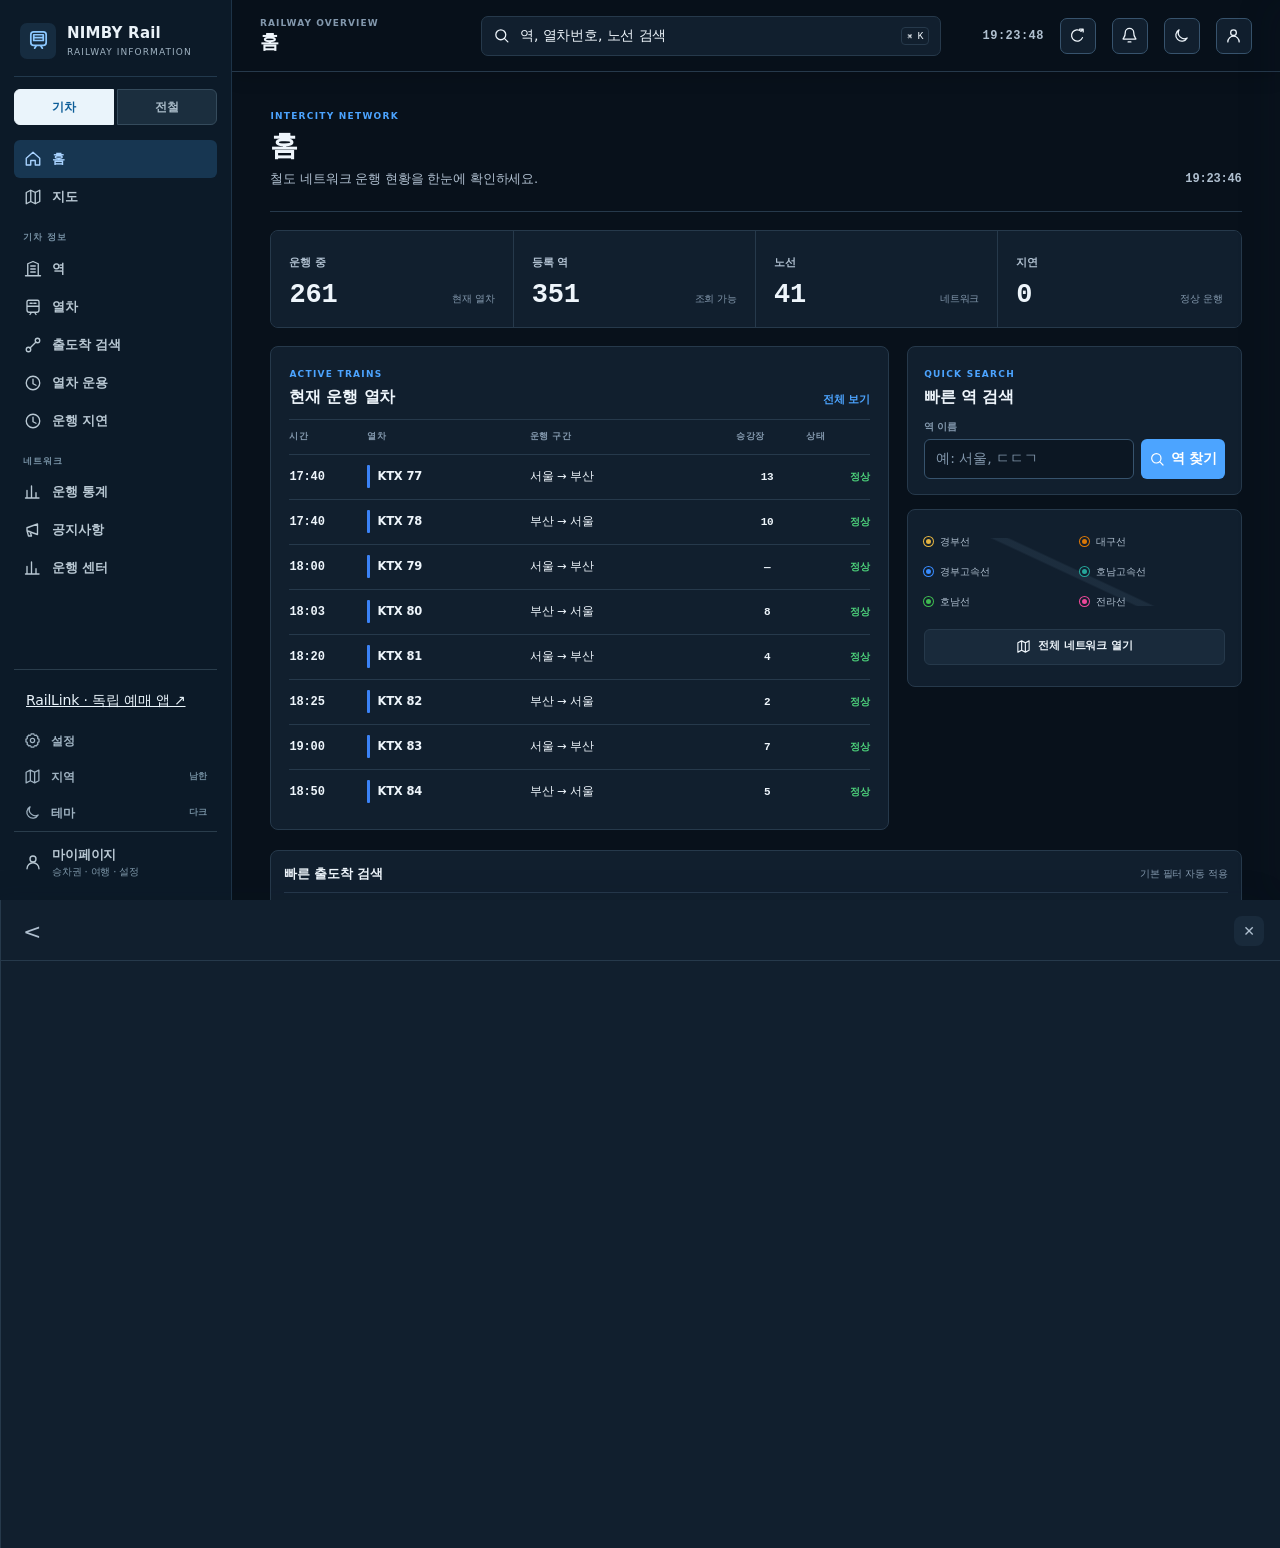
<file: index.html>
<!DOCTYPE html>
<html lang="ko">
<head>
<meta charset="UTF-8">
<meta name="viewport" content="width=device-width, initial-scale=1.0, viewport-fit=cover">
<title>님비레일 시간표</title>
<script>
  (()=>{try{
    const preference=localStorage.getItem('nimbi_theme')||'dark';
    const dark=preference==='dark'||(preference==='system'&&matchMedia('(prefers-color-scheme: dark)').matches);
    document.documentElement.dataset.theme=dark?'dark':'light';
    document.documentElement.dataset.themePreference=preference;
  }catch(_){document.documentElement.dataset.theme='dark';}})();
</script>
<link rel="stylesheet" href="assets/css/nimbi_rail.css?v=2026100703">
  <link rel="stylesheet" href="assets/css/nimbi_redesign.css?v=2026100703">
  <link rel="stylesheet" href="assets/css/nimbi_operations_hub.css?v=2026090702">
<!-- PWA -->
<link rel="manifest" href="manifest.json">
<meta name="theme-color" content="#08111b">
<meta name="mobile-web-app-capable" content="yes">
<meta name="apple-mobile-web-app-capable" content="yes">
<meta name="apple-mobile-web-app-status-bar-style" content="black">
<meta name="apple-mobile-web-app-title" content="님비레일">
<link rel="apple-touch-icon" href="assets/icons/icon-192.png">
</head>
<body>
<a class="skip-link" href="#main-content">본문으로 건너뛰기</a>
<svg class="nr-symbols" aria-hidden="true">
  <symbol id="i-rail" viewBox="0 0 24 24"><path d="M7 3h10a3 3 0 0 1 3 3v8a3 3 0 0 1-3 3H7a3 3 0 0 1-3-3V6a3 3 0 0 1 3-3Zm0 3v6h10V6H7Zm1 14 2-3m6 3-2-3M8 9h8"/></symbol>
  <symbol id="i-home" viewBox="0 0 24 24"><path d="m3 11 9-8 9 8v9h-6v-6H9v6H3v-9Z"/></symbol>
  <symbol id="i-search" viewBox="0 0 24 24"><circle cx="11" cy="11" r="7"/><path d="m16 16 5 5"/></symbol>
  <symbol id="i-train" viewBox="0 0 24 24"><path d="M6 3h12a2 2 0 0 1 2 2v11a3 3 0 0 1-3 3H7a3 3 0 0 1-3-3V5a2 2 0 0 1 2-2Zm-2 8h16M8 7h3m2 0h3M8 22l2-3m6 3-2-3"/></symbol>
  <symbol id="i-station" viewBox="0 0 24 24"><path d="M5 21V5l7-3 7 3v16M2 21h20M9 8h6m-6 4h6m-6 4h6"/></symbol>
  <symbol id="i-route" viewBox="0 0 24 24"><circle cx="6" cy="18" r="3"/><circle cx="18" cy="6" r="3"/><path d="M8 16 16 8"/></symbol>
  <symbol id="i-map" viewBox="0 0 24 24"><path d="m3 6 6-3 6 3 6-3v15l-6 3-6-3-6 3V6Zm6-3v15m6-12v15"/></symbol>
  <symbol id="i-clock" viewBox="0 0 24 24"><circle cx="12" cy="12" r="9"/><path d="M12 7v6l4 2"/></symbol>
  <symbol id="i-chart" viewBox="0 0 24 24"><path d="M4 20V10m6 10V4m6 16v-7m4 7H2"/></symbol>
  <symbol id="i-notice" viewBox="0 0 24 24"><path d="M4 13V9l14-5v14L4 13Zm0 0 2 7h4l-2-6"/></symbol>
  <symbol id="i-user" viewBox="0 0 24 24"><circle cx="12" cy="8" r="4"/><path d="M4 21a8 8 0 0 1 16 0"/></symbol>
  <symbol id="i-refresh" viewBox="0 0 24 24"><path d="M20 7V3l-3 3a8 8 0 1 0 2 9M20 3h-5"/></symbol>
  <symbol id="i-more" viewBox="0 0 24 24"><circle cx="5" cy="12" r="1"/><circle cx="12" cy="12" r="1"/><circle cx="19" cy="12" r="1"/></symbol>
  <symbol id="i-close" viewBox="0 0 24 24"><path d="m5 5 14 14M19 5 5 19"/></symbol>
  <symbol id="i-bell" viewBox="0 0 24 24"><path d="M18 8a6 6 0 0 0-12 0c0 7-3 7-3 9h18c0-2-3-2-3-9M10 21h4"/></symbol>
  <symbol id="i-sun" viewBox="0 0 24 24"><circle cx="12" cy="12" r="4"/><path d="M12 2v2m0 16v2M4.9 4.9l1.4 1.4m11.4 11.4 1.4 1.4M2 12h2m16 0h2M4.9 19.1l1.4-1.4M17.7 6.3l1.4-1.4"/></symbol>
  <symbol id="i-moon" viewBox="0 0 24 24"><path d="M20 15.5A8.5 8.5 0 0 1 8.5 4 8.5 8.5 0 1 0 20 15.5Z"/></symbol>
  <symbol id="i-monitor" viewBox="0 0 24 24"><rect x="3" y="4" width="18" height="13" rx="2"/><path d="M8 21h8m-4-4v4"/></symbol>
  <symbol id="i-settings" viewBox="0 0 24 24"><circle cx="12" cy="12" r="3"/><path d="M19.4 15a1.7 1.7 0 0 0 .3 1.9l.1.1-2.8 2.8-.1-.1a1.7 1.7 0 0 0-1.9-.3 1.7 1.7 0 0 0-1 1.6v.2h-4V21a1.7 1.7 0 0 0-1-1.6 1.7 1.7 0 0 0-1.9.3l-.1.1L4.2 17l.1-.1a1.7 1.7 0 0 0 .3-1.9A1.7 1.7 0 0 0 3 14H2.8v-4H3a1.7 1.7 0 0 0 1.6-1 1.7 1.7 0 0 0-.3-1.9L4.2 7 7 4.2l.1.1A1.7 1.7 0 0 0 9 4.6a1.7 1.7 0 0 0 1-1.6v-.2h4V3a1.7 1.7 0 0 0 1 1.6 1.7 1.7 0 0 0 1.9-.3l.1-.1L19.8 7l-.1.1a1.7 1.7 0 0 0-.3 1.9 1.7 1.7 0 0 0 1.6 1h.2v4H21a1.7 1.7 0 0 0-1.6 1Z"/></symbol>
  <symbol id="i-ticket" viewBox="0 0 24 24"><path d="M3 7a2 2 0 0 0 2-2h14a2 2 0 0 0 2 2v2a3 3 0 0 0 0 6v2a2 2 0 0 0-2 2H5a2 2 0 0 0-2-2v-2a3 3 0 0 0 0-6V7Zm9-2v14"/></symbol>
  <symbol id="i-star" viewBox="0 0 24 24"><path d="m12 3 2.8 5.7 6.2.9-4.5 4.4 1.1 6.2-5.6-2.9-5.6 2.9 1.1-6.2L3 9.6l6.2-.9L12 3Z"/></symbol>
  <symbol id="i-bag" viewBox="0 0 24 24"><rect x="3" y="7" width="18" height="14" rx="2"/><path d="M8 7V5a2 2 0 0 1 2-2h4a2 2 0 0 1 2 2v2M8 12v4m8-4v4"/></symbol>
  <symbol id="i-filter" viewBox="0 0 24 24"><path d="M4 6h16M7 12h10m-7 6h4"/></symbol>
  <symbol id="i-download" viewBox="0 0 24 24"><path d="M12 3v12m-5-5 5 5 5-5M4 20h16"/></symbol>
  <symbol id="i-target" viewBox="0 0 24 24"><circle cx="12" cy="12" r="7"/><circle cx="12" cy="12" r="2"/><path d="M12 2v3m0 14v3M2 12h3m14 0h3"/></symbol>
  <symbol id="i-chevron" viewBox="0 0 24 24"><path d="m9 5 7 7-7 7"/></symbol>
</svg>

<aside class="app-sidebar" aria-label="주요 메뉴">
  <button class="sidebar-brand" type="button" onclick="nimbiNavigate('home')" aria-label="NIMBY Rail 홈">
    <span class="sidebar-brand-mark"><svg><use href="#i-rail"/></svg></span>
    <span><strong>NIMBY Rail</strong><small>Railway Information</small></span>
  </button>
  <div class="sidebar-mode" role="group" aria-label="서비스 모드">
    <button type="button" data-mode-switch="train" onclick="setAppMode('train')">기차</button>
    <button type="button" data-mode-switch="metro" onclick="setAppMode('metro')">전철</button>
  </div>
  <nav class="sidebar-nav">
    <button type="button" data-shell-tab="home" onclick="nimbiNavigate('home')"><svg><use href="#i-home"/></svg><span>홈</span></button>
    <button type="button" data-shell-tab="map" onclick="nimbiNavigate('map')"><svg><use href="#i-map"/></svg><span>지도</span></button>
    <div class="sidebar-group" data-nav-mode="train">
      <p>기차 정보</p>
      <button type="button" data-shell-tab="stationinfo" onclick="nimbiOpenStationDirectory()"><svg><use href="#i-station"/></svg><span>역</span></button>
      <button type="button" data-shell-tab="train" onclick="nimbiNavigate('train')"><svg><use href="#i-train"/></svg><span>열차</span></button>
      <button type="button" data-shell-tab="route" onclick="nimbiNavigate('route')"><svg><use href="#i-route"/></svg><span>출도착 검색</span></button>
      <button type="button" data-shell-tab="ops" onclick="nimbiNavigate('ops')"><svg><use href="#i-clock"/></svg><span>열차 운용</span></button>
      <button type="button" data-shell-tab="delay" onclick="nimbiNavigate('delay')"><svg><use href="#i-clock"/></svg><span>운행 지연</span></button>
    </div>
    <div class="sidebar-group" data-nav-mode="metro">
      <p>전철 정보</p>
      <button type="button" data-shell-tab="stationinfo" onclick="nimbiOpenStationDirectory()"><svg><use href="#i-station"/></svg><span>역</span></button>
      <button type="button" data-shell-tab="metrolines" onclick="nimbiNavigate('metrolines')"><svg><use href="#i-route"/></svg><span>노선</span></button>
      <button type="button" data-shell-tab="metroroute" onclick="nimbiNavigate('metroroute')"><svg><use href="#i-search"/></svg><span>경로 검색</span></button>
    </div>
    <div class="sidebar-group">
      <p>네트워크</p>
      <button type="button" data-shell-tab="stats" onclick="nimbiNavigate('stats')"><svg><use href="#i-chart"/></svg><span>운행 통계</span></button>
      <button type="button" data-shell-tab="notice" onclick="nimbiNavigate('notice')"><svg><use href="#i-notice"/></svg><span>공지사항</span></button>
      <button type="button" data-shell-tab="control" onclick="nimbiNavigate('control')"><svg><use href="#i-chart"/></svg><span>운행 센터</span></button>
    </div>
  </nav>
  <div class="sidebar-footer">
      <a href="raillink/" data-raillink-entry style="display:block;padding:12px;color:#eaf4fb">RailLink · 독립 예매 앱 ↗</a>
    <button type="button" onclick="openMyPage();openMySection('settings')"><svg><use href="#i-settings"/></svg><span>설정</span></button>
    <button type="button" onclick="toggleRegionMenu(this)"><svg><use href="#i-map"/></svg><span>지역</span><small id="sidebar-region-label">남한</small></button>
    <button type="button" onclick="toggleThemeMenu(this)"><svg><use href="#i-moon"/></svg><span>테마</span><small id="sidebar-theme-label">시스템</small></button>
  </div>
  <button class="sidebar-account" type="button" onclick="openMyPage()"><svg><use href="#i-user"/></svg><span><strong>마이페이지</strong><small>승차권 · 여행 · 설정</small></span></button>
</aside>

<header class="top-command-bar">
  <button class="logo mobile-brand" type="button" onclick="nimbiNavigate('home')" aria-label="홈으로 이동"><span class="logo-icon"><svg><use href="#i-rail"/></svg></span><span>NIMBY Rail</span></button>
  <div class="page-context"><span id="shell-section-label">Railway Overview</span><strong id="shell-page-title">홈</strong></div>
  <button class="global-search-trigger" type="button" onclick="openGlobalSearch()"><svg><use href="#i-search"/></svg><span>역, 열차번호, 노선 검색</span><kbd>⌘ K</kbd></button>
  <span id="header-clock" style="font-family:var(--mono);font-size:14px;font-weight:600;color:var(--text1);letter-spacing:1px"></span>
  <button class="hdr-refresh-btn" id="hdr-refresh" onclick="refreshCurrentTab()" title="현재 화면 새로고침" aria-label="현재 화면 새로고침"><svg><use href="#i-refresh"/></svg></button>
  <button class="command-icon-btn" type="button" onclick="openMyPage();openMySection('alarm')" title="알림" aria-label="알림 열기"><svg><use href="#i-bell"/></svg></button>
  <button class="command-icon-btn" id="theme-toggle" type="button" onclick="toggleThemeMenu(this)" title="테마" aria-label="테마 선택"><svg><use href="#i-moon"/></svg></button>
  <button class="my-btn" onclick="openMyPage()" title="마이페이지" aria-label="마이페이지 열기">
    <svg><use href="#i-user"/></svg>
  </button>
</header>
<div id="header-live-activity" class="header-live-activity" aria-live="polite"></div>
<div class="theme-menu" id="theme-menu" hidden role="menu" aria-label="화면 테마">
  <button type="button" role="menuitemradio" data-theme-choice="light" onclick="setNimbiTheme('light')"><svg><use href="#i-sun"/></svg><span>라이트</span></button>
  <button type="button" role="menuitemradio" data-theme-choice="dark" onclick="setNimbiTheme('dark')"><svg><use href="#i-moon"/></svg><span>다크</span></button>
  <button type="button" role="menuitemradio" data-theme-choice="system" onclick="setNimbiTheme('system')"><svg><use href="#i-monitor"/></svg><span>시스템</span></button>
</div>
<div class="theme-menu" id="region-menu" hidden role="menu" aria-label="철도 지역">
  <button type="button" role="menuitemradio" data-region-choice="south" onclick="setRailRegion('south')"><svg><use href="#i-map"/></svg><span>남한</span></button>
  <button type="button" role="menuitemradio" data-region-choice="north" onclick="setRailRegion('north')"><svg><use href="#i-map"/></svg><span>북한</span></button>
  <button type="button" role="menuitemradio" data-region-choice="all" onclick="setRailRegion('all')"><svg><use href="#i-map"/></svg><span>전체</span></button>
</div>

<div class="global-search" id="global-search" hidden>
  <div class="global-search-backdrop" onclick="closeGlobalSearch()"></div>
  <section class="global-search-dialog" role="dialog" aria-modal="true" aria-labelledby="global-search-title">
    <header><svg><use href="#i-search"/></svg><label id="global-search-title" for="global-search-input">통합 검색</label><button type="button" onclick="closeGlobalSearch()" aria-label="검색 닫기"><svg><use href="#i-close"/></svg></button></header>
    <input id="global-search-input" type="search" placeholder="역, 열차번호, 행선지, 노선을 입력하세요" autocomplete="off" aria-controls="global-search-results">
    <div id="global-search-results" class="global-search-results" role="listbox"></div>
    <footer><span><kbd>↑</kbd><kbd>↓</kbd> 이동</span><span><kbd>Enter</kbd> 열기</span><span><kbd>Esc</kbd> 닫기</span></footer>
  </section>
</div>

<!-- 마이페이지 오버레이 -->
<div class="my-backdrop" id="my-backdrop" onclick="closeMyPage()"></div>
<div class="my-panel" id="my-panel">
  <div class="my-panel-header">
    <div class="my-panel-title">마이페이지</div>
    <div class="my-mode-seg">
      <button class="my-mode-seg-btn" id="mode-btn-train" onclick="setAppMode('train')">기차</button>
      <button class="my-mode-seg-btn" id="mode-btn-metro" onclick="setAppMode('metro')">전철</button>
    </div>
    <button class="my-panel-close" onclick="closeMyPage()">✕</button>
  </div>
  <div class="my-menu-list">
    <div class="acct-card" id="acct-card" onclick="openMySection('account')"></div>
    <div class="my-menu-item" onclick="openMySection('book')">
      <span class="my-menu-icon"><svg><use href="#i-search"/></svg></span>
      <div class="my-menu-info">
        <div class="my-menu-name">열차 예매</div>
        <div class="my-menu-desc">편도·왕복 열차 조회 및 예매</div>
      </div>
      <span class="my-menu-arrow">›</span>
    </div>
    <div class="my-menu-item" onclick="openMySection('ticket')">
      <span class="my-menu-icon"><svg><use href="#i-ticket"/></svg></span>
      <div class="my-menu-info">
        <div class="my-menu-name">승차권 조회</div>
        <div class="my-menu-desc">예매한 승차권 확인 및 취소</div>
      </div>
      <span class="my-menu-arrow">›</span>
    </div>
    <div class="my-menu-item" onclick="openMySection('mytrip')">
      <span class="my-menu-icon"><svg><use href="#i-bag"/></svg></span>
      <div class="my-menu-info">
        <div class="my-menu-name">내 여행</div>
        <div class="my-menu-desc">여러 날 일정을 묶어 한 번에 예매</div>
      </div>
      <span class="my-menu-arrow">›</span>
    </div>
    <div class="my-menu-item" onclick="openMySection('pass')">
      <span class="my-menu-icon"><svg><use href="#i-ticket"/></svg></span>
      <div class="my-menu-info">
        <div class="my-menu-name">정기권 예매</div>
        <div class="my-menu-desc">자주 이용하는 구간 빠른 예매</div>
      </div>
      <span class="my-menu-arrow">›</span>
    </div>
    <div class="my-menu-item" onclick="openMySection('alarm')">
      <span class="my-menu-icon"><svg><use href="#i-bell"/></svg></span>
      <div class="my-menu-info">
        <div class="my-menu-name">승하차 알람</div>
        <div class="my-menu-desc">승차·하차 알람 설정 및 관리</div>
      </div>
      <span class="my-menu-arrow">›</span>
    </div>
    <div class="my-menu-item" onclick="openMySection('fav')">
      <span class="my-menu-icon"><svg><use href="#i-star"/></svg></span>
      <div class="my-menu-info">
        <div class="my-menu-name">즐겨찾기</div>
        <div class="my-menu-desc">자주 찾는 열차·역·구간</div>
      </div>
      <span class="my-menu-arrow">›</span>
    </div>
    <div class="my-menu-item" onclick="openMySection('settings')">
      <span class="my-menu-icon"><svg><use href="#i-settings"/></svg></span>
      <div class="my-menu-info">
        <div class="my-menu-name">설정</div>
        <div class="my-menu-desc">환경 모드 (PC · 모바일 · 워치)</div>
      </div>
      <span class="my-menu-arrow">›</span>
    </div>
    <div class="my-menu-item" onclick="openMySection('puzzle')">
      <span class="my-menu-icon"><svg><use href="#i-route"/></svg></span>
      <div class="my-menu-info">
        <div class="my-menu-name">루트 퍼즐</div>
        <div class="my-menu-desc">열차 경로 순서 맞추기 · 무제한 출제</div>
      </div>
      <span class="my-menu-arrow">›</span>
    </div>

  </div>
</div>

<!-- 마이페이지 서브패널 -->
<div class="my-sub-panel" id="my-sub-panel">
  <div class="my-panel-header">
    <button class="my-back-btn" onclick="myBackAction()"><</button>
    <div class="my-panel-title" id="my-sub-title" style="flex:1"></div>
    <div id="my-sub-clock" style="font-family:var(--mono);font-size:13px;font-weight:600;color:var(--text1);letter-spacing:1px;margin-right:10px"></div>
    <button class="my-panel-close" onclick="closeMyPage()">✕</button>
  </div>
  <div id="my-sub-content"></div>
</div>
<main class="container" id="main-content" tabindex="-1">
  <div class="tabs">
    <button class="tab" onclick="switchTab('train')" id="tab-train">열차</button>
    <button class="tab" onclick="switchTab('route')" id="tab-route">출도착</button>
    <button class="tab" onclick="switchTab('ops')" id="tab-ops">운용</button>
    <button class="tab" onclick="switchTab('metrolines')" id="tab-metrolines" style="display:none">노선</button>
    <button class="tab" onclick="switchTab('metroroute')" id="tab-metroroute" style="display:none">경로</button>
    <button class="tab" onclick="switchTab('map')" id="tab-map">지도</button>
    <button class="tab" onclick="switchTab('stats')" id="tab-stats">통계</button>
    <button class="tab" onclick="switchTab('notice')" id="tab-notice">공지</button>
    <button class="tab" onclick="switchTab('stationinfo')" id="tab-stationinfo">역 정보</button>
    <button class="tab" onclick="switchTab('delay')" id="tab-delay">지연</button>
    <button class="tab" onclick="switchTab('control')" id="tab-control">운행 센터</button>
    <button class="tab" id="tab-book" style="display:none" onclick="switchTab('book')">열차 예매</button>
    <!-- 알람·즐겨찾기·승차권은 마이페이지로 이동 -->
    <button class="tab" id="tab-alarm" style="display:none" onclick="switchTab('alarm')">알람</button>
    <button class="tab" id="tab-fav" style="display:none" onclick="switchTab('fav')">즐겨찾기</button>
    <button class="tab" id="tab-ticket" style="display:none" onclick="switchTab('ticket')">승차권</button>
    
  </div>

  <div class="panel active" id="panel-home">
    <div id="home-network-overview"></div>
    <div id="home-trip-widget"></div>
    <div id="daily-discovery"></div>
  </div>

  <div class="panel" id="panel-train">
    <div class="search-card">
      <div class="form-row">
        <div class="form-group"><label>노선</label>
          <select id="sel-line-train" onchange="selectTrainLine()">
            <option value="">노선 선택</option>
          </select>
        </div>
        <div class="form-group"><label>열차번호</label>
          <div class="autocomplete-wrap">
            <input type="text" id="input-trainno" placeholder="번호 직접 검색" autocomplete="off"
              onfocus="showRecentSearches('input-trainno','ac-trainno','train')"
              oninput="document.getElementById('ac-trainno').style.display='none'"
              onblur="setTimeout(()=>acHide('ac-trainno'),150)"
              onkeydown="if(event.key==='Enter')searchByTrain()">
            <div class="ac-dropdown" id="ac-trainno"></div>
          </div>
        </div>
        <button class="btn btn-primary" onclick="searchByTrain()">조회</button>
        <button class="btn-fav-add" id="fav-btn-train" onclick="addFav('train')" title="즐겨찾기 추가" style="display:none">즐겨찾기</button>
      </div>
    </div>
    <div id="train-line-list"></div>
    <div id="result-train"></div>
  </div>

  <div class="panel" id="panel-station">
    <div class="search-card">
      <div class="form-row">
        <div class="form-group"><label>역 이름</label>
          <div class="autocomplete-wrap">
            <input type="text" id="input-station" placeholder="역명 입력 (예: 대전)" autocomplete="off"
              oninput="acShow('input-station','ac-station')"
              onfocus="showRecentSearches('input-station','ac-station','station')"
              onkeydown="acKey(event,'input-station','ac-station')"
              onblur="setTimeout(()=>acHide('ac-station'),150)">
            <div class="ac-dropdown" id="ac-station"></div>
          </div>
        </div>
        <button class="btn btn-primary" onclick="searchByStation()">조회</button>
        <button class="btn-fav-add" id="fav-btn-station" onclick="addFav('station')" title="즐겨찾기 추가" style="display:none">즐겨찾기</button>
        <button class="btn-filter-toggle" id="btn-filter-station" onclick="toggleStationFilter()">필터 ▾</button>
      </div>
      <div class="filter-row" id="filter-row-station">
        <div class="form-group"><label>방향</label>
          <select id="sel-dir-station">
            <option value="all">전체</option><option value="down">하행</option><option value="up">상행</option>
          </select>
        </div>
        <div class="form-group"><label>통과 열차</label>
          <select id="sel-pass-station">
            <option value="all">포함</option>
            <option value="stop">정차만</option>
          </select>
        </div>
        <div class="form-group"><label>등급</label>
          <select id="sel-grade-station">
            <option value="all">전체</option>
            <option value="KTX">KTX</option>
            <option value="SRT">SRT</option>
            <option value="ITX-새마을">ITX-새마을</option>
            <option value="ITX-청춘">ITX-청춘</option>
            <option value="무궁화호">무궁화호</option>
            <option value="남도해양">남도해양</option>
            <option value="국악와인">국악와인</option>
          </select>
        </div>
        <div class="form-group"><label>노선</label>
          <select id="sel-line-station">
            <option value="all">전체</option>
            <option value="경부선">경부선</option>
            <option value="경부고속선">경부고속선</option>
            <option value="호남선">호남선</option>
            <option value="전라선">전라선</option>
            <option value="경전선">경전선</option>
            <option value="중앙선">중앙선</option>
            <option value="동해선">동해선</option>
            <option value="강릉선">강릉선</option>
            <option value="중부내륙선">중부내륙선</option>
          </select>
        </div>
        <div class="form-group"><label>당역 종착</label>
          <select id="sel-terminus-station">
            <option value="all">포함</option>
            <option value="exclude">제외</option>
          </select>
        </div>
        <div class="form-group"><label>심야 열차</label>
          <select id="sel-night-station">
            <option value="all">전체</option>
            <option value="only">심야만</option>
            <option value="highlight">하이라이트</option>
          </select>
        </div>
        <div class="form-group"><label>시간 이후</label>
          <input type="text" id="input-after-time" placeholder="예: 9:00" style="width:80px"
            onkeydown="if(event.key==='Enter')searchByStation()">
        </div>
      </div>
    </div>
    <div id="result-station"></div>
  </div>

  <div class="panel" id="panel-route">
    <div class="search-card">
      <!-- 출발/도착역: PC는 가로, 모바일은 세로 -->
      <div class="route-inputs">
        <div class="form-group"><label>출발역</label>
          <div class="autocomplete-wrap">
            <input type="text" id="input-from" placeholder="출발역 입력" autocomplete="off"
              oninput="acShow('input-from','ac-from')"
              onkeydown="acKey(event,'input-from','ac-from')"
              onblur="setTimeout(()=>acHide('ac-from'),150)">
            <div class="ac-dropdown" id="ac-from"></div>
          </div>
        </div>
        <div class="form-group"><label>도착역</label>
          <div class="autocomplete-wrap">
            <input type="text" id="input-to" placeholder="도착역 입력" autocomplete="off"
              oninput="acShow('input-to','ac-to')"
              onkeydown="acKey(event,'input-to','ac-to')"
              onblur="setTimeout(()=>acHide('ac-to'),150)">
            <div class="ac-dropdown" id="ac-to"></div>
          </div>
        </div>
        <!-- 검색 버튼: PC는 입력창 오른쪽, 모바일은 아래 -->
        <div class="route-btn-group">
          <button class="btn btn-primary" onclick="searchByRoute()" style="white-space:nowrap">검색</button>
          <button class="btn-filter-toggle" id="btn-filter-route" onclick="toggleRouteFilter()">필터 ▾</button>
          <button class="btn-fav-add" id="fav-btn-route" onclick="addFav('route')" title="즐겨찾기" style="display:none">즐겨찾기</button>
        </div>
      </div>
      <!-- 접기/펼치기 필터 (시간이후 포함) -->
      <div class="filter-row" id="filter-row-route">
        <div class="form-group">
          <label>정렬</label>
          <select id="sel-sort-route">
            <option value="duration">소요시간순</option>
            <option value="depart">출발시각순</option>
            <option value="arrive">도착시각순</option>
          </select>
        </div>
        <div class="form-group">
          <label>최대 소요</label>
          <select id="sel-max-duration">
            <option value="0">제한없음</option>
            <option value="60">1시간</option>
            <option value="90">1시간30분</option>
            <option value="120">2시간</option>
            <option value="180">3시간</option>
            <option value="240">4시간</option>
          </select>
        </div>
        <div class="form-group">
          <label>열차 등급</label>
          <select id="sel-grade-route">
            <option value="all">전체</option>
            <option value="KTX">KTX</option>
            <option value="SRT">SRT</option>
            <option value="ITX-새마을">ITX-새마을</option>
            <option value="ITX-청춘">ITX-청춘</option>
            <option value="무궁화호">무궁화호</option>
            <option value="남도해양">남도해양</option>
            <option value="국악와인">국악와인</option>
          </select>
        </div>
        <div class="form-group">
          <label>시간 이후</label>
          <div style="display:flex;gap:6px">
            <input type="text" id="input-after-route" placeholder="예: 9:00" style="width:80px"
              onkeydown="if(event.key==='Enter')searchByRoute()">
            <button class="btn" style="font-size:12px;padding:8px 10px;white-space:nowrap" onclick="setAfterRouteNow()" title="현재 시각으로 설정">지금</button>
          </div>
        </div>
      </div>
    </div>
    <div class="filter-row" id="xfer-settings" style="display:none">
      <div class="form-group">
        <label>최소 환승 대기</label>
        <select id="xfer-min">
          <option value="3">3분</option>
          <option value="5">5분</option>
          <option value="10">10분</option>
          <option value="15">15분</option>
          <option value="20">20분</option>
        </select>
      </div>
      <div class="form-group">
        <label>최대 환승 대기</label>
        <select id="xfer-max">
          <option value="30">30분</option>
          <option value="45">45분</option>
          <option value="60" selected>60분</option>
          <option value="90">90분</option>
          <option value="120">120분</option>
        </select>
      </div>
    </div>
    
    <div id="result-route"></div>
  </div>
  <div class="panel" id="panel-ops">
    <div id="ops-container"></div>
  </div>
  <div class="panel" id="panel-map">
    <!-- 노선 선택 탭 -->
    <div class="map-line-tabs" id="map-line-tabs">
      <button class="map-line-tab ctrl" onclick="showMapLine('all',this)">전체보기</button>
      <button class="map-line-tab active" onclick="showMapLine('gyeongbu',this)">경부선</button>
      <button class="map-line-tab" onclick="showMapLine('gyeongbuhs',this)">경부고속선</button>
      <button class="map-line-tab" onclick="showMapLine('honamhs',this)">호남고속선</button>
      <button class="map-line-tab" onclick="showMapLine('honam',this)">호남선</button>
      <button class="map-line-tab" onclick="showMapLine('jeolla',this)">전라선</button>
      <button class="map-line-tab" onclick="showMapLine('jungang',this)">중앙선</button>
      <button class="map-line-tab" onclick="showMapLine('chungbuk',this)">충북선</button>
      <button class="map-line-tab" onclick="showMapLine('janghang',this)">장항선</button>
      <button class="map-line-tab" onclick="showMapLine('donghae',this)">동해선</button>
      <button class="map-line-tab" onclick="showMapLine('yeongdong',this)">영동선</button>
      <button class="map-line-tab" onclick="showMapLine('gangreung',this)">강릉선</button>
      <button class="map-line-tab" onclick="showMapLine('seogang',this)">경강선</button>
      <button class="map-line-tab" onclick="showMapLine('jungnaelyuk',this)">중부내륙선</button>
      <button class="map-line-tab" onclick="showMapLine('gyeongjeon',this)">경전선</button>
      <button class="map-line-tab" onclick="showMapLine('jeju',this)">제주선</button>
      <button class="map-line-tab" onclick="showMapLine('nambunaelyuk',this)">남부내륙선</button>
      <button class="map-line-tab" onclick="showMapLine('seosan',this)">서산선</button>
      <button class="map-line-tab" onclick="showMapLine('taean',this)">태안선</button>
      <button class="map-line-tab" onclick="showMapLine('sobaek',this)">소백선</button>
      <button class="map-line-tab" onclick="showMapLine('gyeongbuk',this)">경북선</button>
      <button class="map-line-tab" onclick="showMapLine('taebaek',this)">태백선</button>
      <button class="map-line-tab" onclick="showMapLine('jeongseon',this)">정선선</button>
      <button class="map-line-tab" onclick="showMapLine('miryang',this)">밀양선</button>
      <button class="map-line-tab" onclick="showMapLine('sejongsecheon',this)">세종세천선</button>
      <button class="map-line-tab" onclick="showMapLine('gyooe',this)">교외선</button>
      <button class="map-line-tab" onclick="showMapLine('gyeongui',this)">경의선</button>
      <button class="map-line-tab" onclick="showMapLine('gyeongwon',this)">경원선</button>
      <button class="map-line-tab" onclick="showMapLine('boeun',this)">보은선</button>
    </div>
    <!-- 컨트롤 바 (항상 표시: 열차수 + 방향 + 필터 토글) -->
    <div id="map-controls-bar" style="display:flex;align-items:center;gap:6px;padding:6px 0 4px;flex-wrap:wrap">
      <span id="map-train-count" class="badge blue" style="white-space:nowrap"></span>
      <!-- 역/열차 우선 (항상 표시) -->
      <button class="map-layer-btn" id="map-layer-btn" onclick="toggleMapLayer()">역 우선</button>
      <button class="map-layer-btn active" id="map-train-visibility-btn" onclick="toggleMapTrainVisibility()" aria-pressed="true">열차 위치 켬</button>
      <button class="map-layer-btn map-fullscreen-btn" id="map-fullscreen-btn" onclick="toggleMapFullscreen()">⛶ 전체화면</button>
      <!-- 필터 토글 버튼 -->
      <button class="map-layer-btn" id="map-filter-toggle-btn" onclick="toggleMapFilterPanel()" style="display:flex;align-items:center;gap:3px">필터 <span id="map-filter-arrow">▾</span></button>
    </div>
    <!-- 접기/펼치기 필터 패널 (등급·줌·기타 옵션) -->
    <div id="map-filter-panel" style="display:none">
      <div style="display:flex;align-items:center;gap:6px;padding:4px 0 6px;flex-wrap:wrap">
        <!-- 방향 -->
        <div style="display:flex;gap:3px;background:var(--bg3);border-radius:8px;padding:3px">
          <button class="map-dir-btn active" id="map-dir-down" onclick="setMapDir('down')">하행↓</button>
          <button class="map-dir-btn active" id="map-dir-up" onclick="setMapDir('up')">상행↑</button>
          <button class="map-dir-btn" id="map-dir-all" onclick="setMapDir('all')">전체</button>
        </div>
        <!-- 등급 필터 -->
        <div style="display:flex;gap:3px;background:var(--bg3);border-radius:8px;padding:3px">
          <button class="map-dir-btn active" id="map-grade-all" onclick="setMapGrade('all')">전체</button>
          <button class="map-dir-btn" id="map-grade-ktx" onclick="setMapGrade('KTX')" style="color:#3b82f6">KTX</button>
          <button class="map-dir-btn" id="map-grade-srt" onclick="setMapGrade('SRT')" style="color:#a855f7">SRT</button>
          <button class="map-dir-btn" id="map-grade-itx" onclick="setMapGrade('ITX')" style="color:#ef4444">ITX</button>
          <button class="map-dir-btn" id="map-grade-mgg" onclick="setMapGrade('무궁화')" style="color:#f97316">무궁화</button>
        </div>
        <!-- 줌 -->
        <div style="display:flex;gap:2px;align-items:center;background:var(--bg3);border-radius:8px;padding:3px">
          <button class="map-dir-btn" onclick="mapZoomOut()">－</button>
          <span id="map-zoom-label" style="font-size:11px;color:var(--text2);min-width:34px;text-align:center">100%</span>
          <button class="map-dir-btn" onclick="mapZoomIn()">＋</button>
          <button class="map-dir-btn" onclick="mapZoomReset()" title="초기화">↺</button>
        </div>
        <!-- 기타 -->
        <button class="map-layer-btn" onclick="openCurrentLineStationList()">역 목록</button>
        <button class="map-layer-btn" id="map-status-color-btn" onclick="toggleMapStatusColor()" title="열차를 혼잡도 색으로 표시">혼잡 색</button>
        <button class="map-layer-btn" id="map-timeline-toggle" onclick="toggleMapTimeline()">시간 재생</button>
      </div>
    </div>
    <div id="map-content" style="display:none">
      <div class="map-legend" id="map-legend"></div>
      <!-- 타임라인 바 (기본 숨김) -->
      <div id="map-timeline-bar" style="display:none;padding:8px 10px 4px;background:var(--bg2);border-bottom:1px solid var(--border)">
        <div style="display:flex;align-items:center;gap:8px;flex-wrap:wrap">
          <span style="font-size:11px;color:var(--text3);white-space:nowrap">00:00</span>
          <input type="range" id="map-timeline-slider" min="0" max="1439" value="720"
            style="flex:1;min-width:80px;accent-color:var(--accent);cursor:pointer"
            oninput="seekMapTimeline(parseInt(this.value))"
            onchange="seekMapTimeline(parseInt(this.value))">
          <span style="font-size:11px;color:var(--text3);white-space:nowrap">24:00</span>
          <span id="map-timeline-time" style="font-size:13px;font-weight:700;color:var(--accent);min-width:42px;text-align:right">12:00</span>
          <button class="map-dir-btn" id="map-timeline-play-btn" onclick="toggleMapTimelinePlay()" style="padding:4px 10px">▶ 재생</button>
          <select id="map-timeline-speed" onchange="setTimelineSpeed(parseInt(this.value))"
            style="font-size:11px;background:var(--bg3);border:1px solid var(--border);border-radius:8px;color:var(--text1);padding:3px 6px;font-family:inherit;cursor:pointer">
            <option value="10">×빠름(10분/s)</option>
            <option value="30" selected>×중간(30분/s)</option>
            <option value="60">×느림(60분/s)</option>
          </select>
          <button class="map-dir-btn" onclick="resetMapTimeline()">현재 시각</button>
        </div>
      </div>
      <div style="position:relative">
      <div class="map-svg-wrap" id="map-svg-wrap"><div style="padding:40px;text-align:center;color:var(--text3)">노선을 선택하세요</div></div>
    </div>
  </div>
  </div><!-- /panel-map -->
  <div class="panel" id="panel-alarm">
    <div id="result-alarm"></div>
  </div>
  <div class="panel" id="panel-fav">
    <div id="result-fav"></div>
  </div>
  <div class="panel" id="panel-metrolines">
    <div id="result-metrolines"></div>
  </div>
  <div class="panel" id="panel-metroroute">
    <div id="result-metroroute"></div>
  </div>
  <div class="panel" id="panel-stationinfo">
    <nav class="station-workspace-tabs" aria-label="역 기능">
      <button type="button" data-station-workspace="search" onclick="nimbiStationWorkspaceTab('search')"><svg><use href="#i-search"/></svg><span>역 검색</span></button>
      <button type="button" data-station-workspace="near" onclick="nimbiStationWorkspaceTab('near')"><svg><use href="#i-target"/></svg><span>가까운 역</span></button>
      <button type="button" data-station-workspace="detail" onclick="nimbiStationWorkspaceTab('detail')"><svg><use href="#i-station"/></svg><span>역 상세</span></button>
      <button type="button" data-station-workspace="timetable" onclick="nimbiStationWorkspaceTab('timetable')"><svg><use href="#i-clock"/></svg><span>역 시간표</span></button>
    </nav>
    <div id="station-directory-shell"></div>
    <div id="result-stationinfo"></div>
    <div id="station-timetable-shell"></div>
  </div>
  <div class="panel" id="panel-delay">
    <div id="result-delay"></div>
  </div>
  <div class="panel" id="panel-control">
    <div id="result-control"></div>
  </div>
  <div class="panel" id="panel-stats">
    <div id="result-stats"></div>
  </div>
  <div class="panel" id="panel-notice">
    <div id="result-notice"></div>
  </div>
  <div class="panel" id="panel-ticket">
    <div id="result-ticket"></div>
  </div>
  <div class="panel" id="panel-book">
    <div id="result-book"></div>
  </div>
</main>

<nav class="mobile-bottom-nav" aria-label="모바일 주요 메뉴">
  <button type="button" data-mobile-tab="home" onclick="nimbiNavigate('home')"><svg><use href="#i-home"/></svg><span>홈</span></button>
  <button type="button" data-mobile-tab="map" onclick="nimbiNavigate('map')"><svg><use href="#i-map"/></svg><span>지도</span></button>
  <button type="button" data-mobile-tab="station" onclick="nimbiMobileStation()"><svg><use href="#i-station"/></svg><span>역</span></button>
  <button type="button" data-mobile-tab="train" onclick="nimbiMobileTrain()"><svg><use href="#i-train"/></svg><span>열차</span></button>
  <button type="button" data-mobile-tab="more" onclick="nimbiOpenMore()"><svg><use href="#i-more"/></svg><span>더보기</span></button>
  <button type="button" data-mobile-tab="mypage" onclick="openMyPage()"><svg><use href="#i-user"/></svg><span>마이페이지</span></button>
</nav>

<div class="mobile-more-sheet" id="mobile-more-sheet" hidden>
  <button class="mobile-more-backdrop" type="button" onclick="nimbiCloseMore()" aria-label="더보기 닫기"></button>
  <section role="dialog" aria-modal="true" aria-labelledby="mobile-more-title">
    <header><div><span>MORE</span><h2 id="mobile-more-title">더보기</h2></div><button type="button" onclick="nimbiCloseMore()" aria-label="닫기">×</button></header>
    <div class="mobile-more-grid"></div>
  </section>
</div>

<div class="map-popup-backdrop" id="map-backdrop" style="display:none" onclick="closeMapPopup()"></div>
<div class="map-popup" id="map-popup" style="display:none">
  <div class="map-popup-title" id="map-popup-name"></div>
  <div class="map-popup-sub" id="map-popup-sub"></div>
  <div class="map-popup-trains" id="map-popup-trains"></div>
  <button class="btn btn-primary" style="width:100%;margin-bottom:8px" onclick="goToMapStation()">시간표 보기</button>
  <button class="map-popup-close" onclick="closeMapPopup()">닫기</button>
</div>

<script src="data/nimbi_rail_data.js?v=2026102905"></script>
<script src="data/nimbi_north_ingame_routes.js?v=2026100601"></script>
<script src="data/nimbi_station_data.js?v=2026090811"></script>
<script src="data/nimbi_latest_map.js?v=2026110303"></script>
<script src="data/nimbi_mainline_map.js?v=2026110701"></script>
<script src="data/nimbi_north_station_revision.js?v=2026091101"></script>
<script src="data/nimbi_north_rail_revision.js?v=2026102803"></script>
<script src="data/nimbi_gonam_itx_revision.js?v=2026100802"></script>
<script src="data/nimbi_pass_stations_revision.js?v=2026102201"></script>
<script src="data/nimbi_20261027_revision.js?v=2026102701"></script>
<script src="data/nimbi_metro.js?v=2026072801"></script>
<script src="data/nimbi_metro_sched.js?v=2026072801"></script>
<script src="data/nimbi_metro_schedule_updates.js?v=2026072801"></script>
<script src="data/nimbi_metro_service_policy.js?v=2026072702"></script>
<script src="data/nimbi_metro_geo.js?v=2026072801"></script>
<script src="data/nimbi_metro_20260924_update.js?v=2026092403"></script>
<script src="data/nimbi_platform_db.js?v=2026073132"></script>
<script src="data/nimbi_realplat.js?v=2026072902"></script>
<script src="data/nimbi_homonyms.js?v=2026090304"></script>
<script src="data/nimbi_station_db_updates.js?v=2026100601"></script>
<script src="data/nimbi_metro_platform_directions.js?v=2026100703"></script>
<script src="data/nimbi_metro_station_renames.js?v=2026100801"></script>
<script src="data/nimbi_regional_platforms.js?v=2026102702"></script>
<script src="data/nimbi_metro_20261023_update.js?v=2026102303"></script>
<script src="data/nimbi_20261027_metro_routes.js?v=2026102701"></script>
<script src="data/nimbi_gyeongui_20261027_revision.js?v=2026102701"></script>
<script src="data/nimbi_nyongwon_20261027_stations.js?v=2026102701"></script>
<script src="data/nimbi_global_schedule_revision.js?v=2026102905"></script>
<script src="data/nimbi_20261030_revision.js?v=2026110201"></script>
<script src="js/core/nimbi_rail_index.js?v=2026110202"></script>
<script src="data/nimbi_station_history.js?v=2026090301"></script>
  <script src="data/nimbi_rail_notices.js?v=2026110201"></script>
  <script src="data/nimbi_pax.js?v=2026072003"></script>
  <script src="data/nimbi_train_demand.js?v=2026091001"></script>
  <script src="data/nimbi_demand_data.js?v=2026091001"></script>
  <script src="js/features/nimbi_demand.js?v=2026090701"></script>
  <script src="js/features/nimbi_booking_dynamics.js?v=2026072802"></script>
  <script src="js/features/nimbi_inventory.js?v=2026073124"></script>
<script src="js/features/nimbi_delay.js?v=2026102906"></script>
<script src="js/shared/nimbi_rail_domain.js?v=2026102906"></script>
<script src="js/nimbi_rail.js?v=2026110201"></script>
  <script src="js/features/nimbi_congestion.js?v=2026073110"></script>
  <script src="js/features/nimbi_engagement.js?v=2026100601"></script>
  <script src="js/features/nimbi_operations_hub.js?v=2026090702"></script>
  <script src="js/features/nimbi_shell.js?v=2026100601"></script>
  <script>
  if('serviceWorker' in navigator){
    window.addEventListener('load', ()=>{
      navigator.serviceWorker.register('sw.js').then(reg => {
        // 이미 대기 중인 SW 있으면 즉시 활성화
        if(reg.waiting) reg.waiting.postMessage('skipWaiting');
        reg.addEventListener('updatefound', () => {
          const newSW = reg.installing;
          newSW.addEventListener('statechange', () => {
            if(newSW.state === 'installed' && navigator.serviceWorker.controller){
              newSW.postMessage('skipWaiting');
            }
          });
        });
      });
      // SW에서 RELOAD 메시지 수신 시 새로고침
      navigator.serviceWorker.addEventListener('message', e=>{
        if(e.data && e.data.type==='RELOAD') location.reload();
      });
      // SW 교체되면 즉시 새로고침
      navigator.serviceWorker.addEventListener('controllerchange', () => {
        window.location.reload();
      });
    });
  }
</script>
</body>
</html>
</file>
<file: assets/css/nimbi_rail.css>
:root{
  --bg:#0d1117;--bg1:#11161d;--bg2:#161b22;--bg3:#21262d;--border:#30363d;
  --text:#e6edf3;--text1:#e6edf3;--text2:#8b949e;--text3:#6e7681;
  --accent:#388bfd;--accent2:#58a6ff;
  --green:#3fb950;--orange:#f97316;--red:#f85149;
  --radius:8px;--mono:'JetBrains Mono',monospace;--sans:'Noto Sans KR',sans-serif;
  --c-ktx:#3b82f6;--c-srt:#a855f7;--c-itxsm:#ef4444;--c-itxcc:#22c55e;--c-mgh:#f97316;--c-ndh:#38bdf8;--c-gaw:#343d68;
  --safe-top:env(safe-area-inset-top,0px);
}
*{box-sizing:border-box;margin:0;padding:0}
html{background:var(--bg2)}
body{background:var(--bg);color:var(--text);font-family:var(--sans);font-size:14px;min-height:100vh}
header{background:var(--bg2);border-bottom:1px solid var(--border);padding:var(--safe-top) 100px 0 24px;display:flex;align-items:center;gap:16px;height:calc(56px + var(--safe-top));position:sticky;top:0;z-index:100}
.logo{display:flex;align-items:center;gap:10px;font-weight:700;font-size:16px;color:var(--accent2);font-family:var(--sans);background:none;border:0;padding:0;cursor:pointer;white-space:nowrap}
.logo:hover{color:#79c0ff}
.logo:focus-visible{outline:2px solid var(--accent);outline-offset:5px;border-radius:4px}
.logo-icon{width:28px;height:28px;background:linear-gradient(135deg,var(--c-ktx),var(--c-itxsm));border-radius:6px;display:flex;align-items:center;justify-content:center;font-size:16px}
.header-sub{color:var(--text2);font-size:12px;margin-left:auto}
.container{max-width:1100px;margin:0 auto;padding:24px 16px}
.tabs{display:flex;flex-wrap:nowrap;gap:4px;background:var(--bg2);border:1px solid var(--border);border-radius:var(--radius);padding:4px;margin-bottom:24px;width:fit-content;max-width:100%;overflow-x:auto;-webkit-overflow-scrolling:touch;scrollbar-width:none}
.tabs::-webkit-scrollbar{display:none}
.tab{padding:8px 18px;border-radius:6px;border:none;background:transparent;color:var(--text2);font-family:var(--sans);font-size:13px;font-weight:500;cursor:pointer;transition:all .15s;display:inline-flex;align-items:center;gap:6px;flex-shrink:0;white-space:nowrap}
.tab:hover{color:var(--text);background:var(--bg3)}
.tab.active{background:var(--accent);color:#fff}
.panel{display:none!important}.panel.active{display:block!important}
.search-card{background:var(--bg2);border:1px solid var(--border);border-radius:var(--radius);padding:20px;margin-bottom:20px}
.form-row{display:flex;gap:12px;align-items:flex-end;flex-wrap:wrap}
.form-group{display:flex;flex-direction:column;gap:6px}
.form-group label{font-size:11px;font-weight:600;color:var(--text2);text-transform:uppercase;letter-spacing:.5px}
input[type="text"]{background:var(--bg3);border:1px solid var(--border);border-radius:6px;color:var(--text);font-family:var(--sans);font-size:13px;padding:8px 12px;outline:none;transition:border-color .15s;width:200px}
input[type="text"]:focus{border-color:var(--accent)}
select{background:var(--bg3);border:1px solid var(--border);border-radius:6px;color:var(--text);font-family:var(--sans);font-size:13px;padding:8px 12px;outline:none;min-width:120px}
select:focus{border-color:var(--accent)}
select option{background:var(--bg3)}
.autocomplete-wrap{position:relative}
.ac-dropdown{position:absolute;top:100%;left:0;right:0;background:var(--bg2);border:1px solid var(--accent);border-top:none;border-radius:0 0 6px 6px;z-index:200;max-height:220px;overflow-y:auto;display:none}
.ac-dropdown.open{display:block}
.ac-dropdown.show{display:block}
.ac-item{padding:8px 12px;cursor:pointer;font-size:13px;border-bottom:1px solid var(--border)}
.ac-item:last-child{border-bottom:none}
.ac-item:hover,.ac-item.selected{background:rgba(56,139,253,.15);color:var(--accent2)}
.ac-item mark{background:transparent;color:var(--accent2);font-weight:700}
.btn{padding:9px 20px;border-radius:6px;border:none;font-family:var(--sans);font-size:13px;font-weight:600;cursor:pointer;transition:all .15s;display:flex;align-items:center;gap:6px}
.btn-primary{background:var(--accent);color:#fff}.btn-primary:hover{background:var(--accent2)}
.grade{display:inline-flex;align-items:center;padding:2px 8px;border-radius:4px;font-size:11px;font-weight:700;letter-spacing:.3px;white-space:nowrap}
.g-KTX{background:rgba(59,130,246,.18);color:var(--c-ktx);border:1px solid rgba(59,130,246,.4)}
.g-SRT{background:rgba(168,85,247,.18);color:var(--c-srt);border:1px solid rgba(168,85,247,.4)}
.g-ITX{background:rgba(239,68,68,.18);color:var(--c-itxsm);border:1px solid rgba(239,68,68,.4)}
.g-ITXCC{background:rgba(34,197,94,.18);color:var(--c-itxcc);border:1px solid rgba(34,197,94,.4)}
.g-MGH{background:rgba(249,115,22,.18);color:var(--c-mgh);border:1px solid rgba(249,115,22,.4)}
.g-NDH{background:rgba(56,189,248,.18);color:var(--c-ndh);border:1px solid rgba(56,189,248,.4)}
.g-GAW{background:#343d68;color:#cdd6ff;border:1px solid #4a568c}
.tc{display:inline-flex;align-items:center;border-radius:5px;padding:2px 9px;font-family:var(--mono);font-size:12px;font-weight:600;cursor:pointer;transition:all .12s;border:1px solid}
.tc-KTX{background:rgba(59,130,246,.12);color:var(--c-ktx);border-color:rgba(59,130,246,.35)}.tc-KTX:hover{background:rgba(59,130,246,.22)}
.tc-SRT{background:rgba(168,85,247,.12);color:var(--c-srt);border-color:rgba(168,85,247,.35)}.tc-SRT:hover{background:rgba(168,85,247,.22)}
.tc-ITX{background:rgba(239,68,68,.12);color:var(--c-itxsm);border-color:rgba(239,68,68,.35)}.tc-ITX:hover{background:rgba(239,68,68,.22)}
.tc-ITXCC{background:rgba(34,197,94,.12);color:var(--c-itxcc);border-color:rgba(34,197,94,.35)}.tc-ITXCC:hover{background:rgba(34,197,94,.22)}
.tc-MGH{background:rgba(249,115,22,.12);color:var(--c-mgh);border-color:rgba(249,115,22,.35)}.tc-MGH:hover{background:rgba(249,115,22,.22)}
.tc-NDH{background:rgba(56,189,248,.12);color:var(--c-ndh);border-color:rgba(56,189,248,.35)}.tc-NDH:hover{background:rgba(56,189,248,.22)}
.tc-GAW{background:rgba(52,61,104,.35);color:#aab4e0;border-color:rgba(74,86,140,.6)}.tc-GAW:hover{background:rgba(52,61,104,.55)}
.dir{display:inline-flex;align-items:center;gap:4px;font-size:12px}
.dir.down{color:var(--accent2)}.dir.up{color:var(--orange)}
.dir-dot{width:6px;height:6px;border-radius:50%}
.down .dir-dot{background:var(--accent2)}.up .dir-dot{background:var(--orange)}
.line-chip{display:inline-flex;align-items:center;padding:2px 7px;border-radius:4px;font-size:11px;font-weight:600;background:var(--bg3);border:1px solid var(--border);color:var(--text2)}
.result-header{display:flex;align-items:center;gap:10px;margin-bottom:12px;flex-wrap:wrap}
.result-title{font-size:15px;font-weight:700}
.badge{display:inline-flex;align-items:center;background:var(--bg3);border:1px solid var(--border);border-radius:20px;padding:2px 10px;font-size:11px;color:var(--text2);font-family:var(--mono)}
.badge.blue{background:rgba(56,139,253,.15);border-color:rgba(56,139,253,.4);color:var(--accent2)}
.table-wrap{overflow-x:auto;border-radius:var(--radius);border:1px solid var(--border)}
table{width:100%;border-collapse:collapse}
thead th{background:var(--bg3);color:var(--text2);font-size:11px;font-weight:600;text-transform:uppercase;letter-spacing:.5px;padding:10px 14px;text-align:left;border-bottom:1px solid var(--border);white-space:nowrap}
tbody tr{border-bottom:1px solid var(--border);transition:background .1s;cursor:pointer}
tbody tr:last-child{border-bottom:none}
tbody tr:hover{background:rgba(56,139,253,.07)}
tbody td{padding:10px 14px;font-size:13px;white-space:nowrap}
.time-arr{color:var(--green);font-family:var(--mono);font-size:12px}
.time-dep{color:var(--accent2);font-family:var(--mono);font-size:12px}
.hint{margin-top:10px;font-size:11px;color:var(--text3)}
.detail-card{background:var(--bg2);border:1px solid var(--border);border-radius:var(--radius);overflow:hidden;margin-bottom:20px}
.detail-head{background:var(--bg3);padding:16px 20px;display:flex;align-items:center;gap:16px;border-bottom:1px solid var(--border);flex-wrap:wrap}
.detail-no{font-family:var(--mono);font-size:24px;font-weight:700}
.detail-dest{font-size:15px;font-weight:700}
.detail-meta{color:var(--text2);font-size:12px;display:flex;gap:14px;flex-wrap:wrap;margin-top:4px}
.stn-grid{display:grid;grid-template-columns:28px 1fr 88px 88px 44px}
.stn-gh{padding:7px 14px;font-size:11px;font-weight:600;text-transform:uppercase;letter-spacing:.5px;background:var(--bg3);border-bottom:1px solid var(--border);color:var(--text2)}
.stn-gh.green{color:var(--green)}.stn-gh.blue{color:var(--accent2)}
.sr{display:contents}
.sr>div{padding:6px 14px;border-bottom:1px solid var(--border);display:flex;align-items:center;font-size:13px;transition:background .1s}
.sr:last-child>div{border-bottom:none}
.sr:hover>div{background:rgba(56,139,253,.06)}
.sr.origin>div{background:rgba(63,185,80,.08)}.sr.origin:hover>div{background:rgba(63,185,80,.14)}
.sr.terminus>div{background:rgba(248,81,73,.08)}.sr.terminus:hover>div{background:rgba(248,81,73,.14)}
.sr.pass-row>div{color:var(--text3);font-style:italic}
.sr.pass-row:hover>div{background:rgba(110,118,129,.06)}
.detail-card.hide-pass .pass-row{display:none}
.btn-pass-toggle{flex-shrink:0;padding:4px 10px;font-size:11px;border:1px solid var(--border);border-radius:6px;background:var(--bg2);color:var(--text2);cursor:pointer;white-space:nowrap}
.btn-pass-toggle:hover{background:var(--bg3)}
.btn-filter-toggle{padding:6px 12px;font-size:13px;border:1px solid var(--border);border-radius:8px;background:var(--bg2);color:var(--text2);cursor:pointer;white-space:nowrap;transition:background .15s}
.btn-filter-toggle:hover{background:var(--bg3)}
.train-line-wrap{background:var(--bg2);border:1px solid var(--border);border-radius:10px;padding:14px 16px;margin-bottom:12px}
.line-chips-grid{display:flex;flex-wrap:wrap;gap:8px}
.line-train-chip{display:inline-flex;align-items:center;gap:5px;padding:5px 10px;border:1px solid var(--border);border-radius:8px;background:var(--bg1);cursor:pointer;transition:background .15s;font-size:12px}
.line-train-chip:hover{background:var(--bg3);border-color:var(--accent)}
.ltc-no{font-family:var(--mono);font-weight:600;font-size:13px}
.ltc-dest{color:var(--text3);font-size:11px}
.btn-filter-toggle.active{background:var(--bg3);color:var(--text1);border-color:var(--accent)}
.filter-row{display:none;flex-wrap:wrap;gap:10px;padding-top:10px;margin-top:8px;border-top:1px solid var(--border)}
.filter-row.open{display:flex}
.badge.yellow{background:rgba(210,153,34,.15);color:#d29922;border:1px solid rgba(210,153,34,.3)}
.xfer-card{background:var(--bg2);border:1px solid var(--border);border-radius:10px;padding:14px 16px;margin-bottom:12px}
.xfer-card-head{display:flex;align-items:center;gap:10px;margin-bottom:10px;padding-bottom:8px;border-bottom:1px solid var(--border)}
.xfer-badge{font-size:11px;font-weight:600;padding:2px 8px;border-radius:10px;background:rgba(210,153,34,.15);color:#d29922;border:1px solid rgba(210,153,34,.3)}
.xfer-leg{padding:6px 0}
.xfer-leg-head{display:flex;align-items:center;gap:6px;flex-wrap:wrap;margin-bottom:4px}
.xfer-leg-route{display:flex;align-items:center;gap:8px;padding:6px 10px;background:var(--bg3);border-radius:6px;flex-wrap:wrap}
.xfer-stn{font-weight:600;font-size:13px}
.xfer-arrow{color:var(--text3);font-size:12px}
.xfer-wait{text-align:center;font-size:11px;color:var(--text3);padding:4px 0}
/* 🗺️ 카카오맵식 길찾기 타임라인 */
.rt-list{display:flex;flex-direction:column;gap:12px;margin-top:10px}
.rt-card{background:var(--bg2);border:1px solid var(--border);border-radius:14px;padding:14px 16px}
.rt-sum{display:flex;align-items:baseline;gap:10px;flex-wrap:wrap;margin-bottom:12px;padding-bottom:11px;border-bottom:1px solid var(--border)}
.rt-dur{font-size:21px;font-weight:800;color:var(--text1)}
.rt-sum-meta{font-size:12px;color:var(--text2)}
.rt-mono{font-family:var(--mono);font-variant-numeric:tabular-nums}
.rt-tl{display:flex;flex-direction:column}
.rt-node{display:grid;grid-template-columns:42px 26px 1fr;column-gap:7px}
.rt-time{font-family:var(--mono);font-size:11.5px;color:var(--text2);text-align:right;padding-top:2px;font-variant-numeric:tabular-nums}
.rt-rail{position:relative;display:flex;flex-direction:column;align-items:center}
.rt-dot{width:24px;height:24px;border-radius:50%;background:var(--lc);color:#fff;font-size:11px;font-weight:800;display:flex;align-items:center;justify-content:center;flex-shrink:0;z-index:1}
.rt-alight{font-size:10px}
.rt-seg{flex:1;width:5px;min-height:14px;background:var(--lc);border-radius:3px;margin-top:-1px}
.rt-seg.rt-dash{background:none;width:0;border-left:3px dashed var(--text3);border-radius:0;min-height:34px}
.rt-walk-ic{position:absolute;top:50%;transform:translate(-50%,-50%);left:50%;font-size:13px;background:var(--bg2);padding:3px 0;line-height:1}
.rt-info{padding:0 0 15px 2px;min-width:0}
.rt-node.rt-last .rt-info{padding-bottom:2px}
.rt-node.rt-walk .rt-info{padding-bottom:15px;align-self:center}
.rt-stn{font-size:15px;font-weight:800;color:var(--text1);white-space:nowrap;overflow:hidden;text-overflow:ellipsis}
.rt-chev{color:var(--text3);font-weight:600;margin-left:3px}
.rt-sub{font-size:12px;color:var(--text2);margin-top:3px;display:flex;align-items:center;gap:5px;flex-wrap:wrap}
.rt-cnt{font-size:11.5px;color:var(--text3);margin-top:5px}
.rt-xfer{color:var(--text2);font-weight:600}
.rt-mdot{background:var(--lc);position:relative}
.rt-mdot::after{content:"";position:absolute;width:8px;height:8px;border-radius:50%;background:#fff}
.rt-lchip{display:inline-block;padding:1px 7px;border-radius:10px;font-size:10.5px;font-weight:800;color:#fff}
.rt-via-tg{color:var(--accent);font-weight:700;cursor:pointer;margin-left:4px}
.rt-via{display:none;font-size:11.5px;color:var(--text3);margin-top:5px;line-height:1.6;padding:7px 9px;background:var(--bg3);border-radius:8px}
.rt-via.open{display:block}
.next-train-row>td{background:rgba(56,139,253,.08)!important;border-top:2px solid var(--accent)!important;border-bottom:2px solid var(--accent)!important}
.next-train-row>td:first-child::before{content:"▶ ";color:var(--accent);font-size:10px}
.stn-idx{justify-content:center;font-family:var(--mono);font-size:10px;color:var(--text3)}
.stn-name{font-weight:500}
.sr.origin .stn-name{font-weight:700;color:var(--green)}
.sr.terminus .stn-name{font-weight:700;color:var(--red)}
.sr.pass-row .stn-name{font-weight:400;color:var(--text3)}
.t-arr{color:var(--green);font-family:var(--mono);font-size:12px}
.t-dep{color:var(--accent2);font-family:var(--mono);font-size:12px}
.sr.pass-row .t-arr,.sr.pass-row .t-dep{color:var(--text3)}
.empty{text-align:center;padding:60px 24px;color:var(--text3)}
.empty-icon{font-size:36px;margin-bottom:12px}
@media(max-width:640px){
  .form-row{flex-direction:column;align-items:stretch}
  input[type="text"],select{width:100%}
  .tabs{max-width:100%}
  .tab{padding:7px 12px;font-size:12px;gap:4px}
  
}
 
/* 현재 운행 구간 */
.train-status-banner{padding:8px 14px;border-radius:8px;font-size:13px;font-weight:500;margin:10px 0 4px;text-align:center}
.train-status-banner.running{background:rgba(56,139,253,.12);color:var(--accent);border:1px solid rgba(56,139,253,.25)}
.train-status-banner.delayed{display:flex;flex-direction:column;align-items:center;gap:3px;width:100%;font-family:var(--sans);cursor:pointer;background:rgba(248,81,73,.1);color:#ff7b72;border-color:rgba(248,81,73,.38)}
.train-status-banner.delayed strong{font-size:13px}
.train-status-banner.delayed small{font-size:10.5px;color:#ffa198;font-weight:700}
.train-status-banner.delayed:hover{background:rgba(248,81,73,.16)}
.train-status-banner.before{background:rgba(210,153,34,.1);color:#d29922;border:1px solid rgba(210,153,34,.25)}
.train-status-banner.done{background:rgba(110,118,129,.1);color:var(--text2);border:1px solid var(--border)}
/* 이동 중: 두 역 모두 진한 파랑 */
.hl-next>div{background:rgba(56,139,253,.15)!important;font-weight:600}
.hl-next .stn-name{color:var(--accent)}
/* 정차 중 (초록) */
.hl-at>div{background:rgba(63,185,80,.15)!important;font-weight:600}
.hl-at .stn-name{color:#3fb950}
/* 통과 중 (노랑) */
.hl-pass>div{background:rgba(210,153,34,.15)!important;font-weight:600}
.hl-pass .stn-name{color:#d29922}
.current-train-icon{display:inline;font-size:12px;margin-left:4px}
/* 다음 열차 버튼 */
.btn-next-train{display:inline-flex;align-items:center;padding:6px 12px;font-size:13px;border:1px dashed var(--accent);border-radius:8px;background:rgba(56,139,253,.06);color:var(--accent);cursor:pointer;transition:background .15s;white-space:nowrap}
.btn-next-train:hover{background:rgba(56,139,253,.12)}
/* 노선도 */
.map-line-tabs{display:flex;gap:6px;margin-bottom:8px;flex-wrap:nowrap;overflow-x:auto;-webkit-overflow-scrolling:touch;padding-bottom:4px;scrollbar-width:thin}
.map-line-tab{padding:6px 16px;border:1px solid var(--border);border-radius:20px;background:var(--bg2);color:var(--text2);cursor:pointer;font-size:13px;font-weight:500;transition:all .15s;font-family:inherit;flex-shrink:0;white-space:nowrap}
.map-line-tab:hover{background:var(--bg3);color:var(--text1)}
.map-line-tab.active{background:var(--bg3);color:var(--text1);border-color:var(--accent)}
.map-line-tab.ctrl{border-color:var(--accent);color:var(--accent);font-weight:700}
.map-line-tab.ctrl.active{background:var(--accent);color:#fff}
.map-legend{display:flex;flex-wrap:wrap;gap:10px;margin-bottom:14px;padding:10px 14px;background:var(--bg2);border-radius:10px;border:1px solid var(--border)}
.map-legend-item{display:flex;align-items:center;gap:6px;font-size:12px;color:var(--text2)}
.map-legend-line{width:22px;height:4px;border-radius:2px}
.map-svg-wrap{background:var(--bg1);border:1px solid var(--border);border-radius:14px;padding:16px 20px;overflow:auto;-webkit-overflow-scrolling:touch}
.map-fullscreen-btn{display:none}
.ui-pc .map-fullscreen-btn{display:inline-flex;align-items:center;gap:4px}
.ui-pc .map-fullscreen-btn.active{color:var(--accent);border-color:var(--accent)}
.ui-pc #panel-map:fullscreen,.ui-pc #panel-map.map-fullscreen-fallback{display:block;background:var(--bg0);padding:16px 22px;overflow:auto}
.ui-pc #panel-map:fullscreen{width:100vw;height:100vh}
.ui-pc #panel-map.map-fullscreen-fallback{position:fixed;inset:0;z-index:5000;width:auto;height:auto}
.ui-pc #panel-map:fullscreen #map-svg-wrap,.ui-pc #panel-map.map-fullscreen-fallback #map-svg-wrap{max-height:calc(100vh - 170px);height:calc(100vh - 170px)}
.map-fullscreen-open{overflow:hidden}
/* 데스크탑: 화면 전체 높이 활용 */
@media(min-width:601px){
  .map-svg-wrap{max-height:calc(100vh - 220px)}
}
/* 모바일: 스크롤로 훑어보기 */
@media(max-width:600px){
  .map-svg-wrap{max-height:none;overflow-y:visible;padding:10px;border-radius:10px}
  .map-line-tabs{gap:4px}
  .map-line-tab{padding:5px 10px;font-size:12px}
  .map-popup{min-width:calc(100vw - 40px);max-width:calc(100vw - 40px)}
  .map-legend{gap:8px;padding:8px 10px}
  .map-legend-item{font-size:11px}
}
.map-popup-backdrop{position:fixed;inset:0;background:rgba(0,0,0,.55);z-index:999}
.map-popup{position:fixed;top:50%;left:50%;transform:translate(-50%,-50%);background:var(--bg2);border:1px solid var(--border);border-radius:14px;padding:20px;min-width:230px;max-width:320px;z-index:1000;box-shadow:0 8px 32px rgba(0,0,0,.6)}
.map-popup-title{font-size:18px;font-weight:700;margin-bottom:4px}
.map-popup-sub{font-size:12px;color:var(--text2);margin-bottom:10px}
.map-popup-trains{font-size:12px;color:var(--text2);margin-bottom:14px;line-height:1.9}
.map-popup-close{display:block;width:100%;padding:7px;background:transparent;color:var(--text2);border:1px solid var(--border);border-radius:8px;font-size:12px;cursor:pointer;font-family:inherit}
.map-popup-close:hover{background:var(--bg3)}
/* 현재 운행 구간 */




.hl-next>div{background:rgba(56,139,253,.15)!important;font-weight:600}
.hl-next .stn-name{color:var(--accent)}
.hl-at>div{background:rgba(63,185,80,.15)!important;font-weight:600}
.hl-at .stn-name{color:#3fb950}
.hl-pass>div{background:rgba(210,153,34,.15)!important;font-weight:600}
.hl-pass .stn-name{color:#d29922}



/* 알람 */
.stn-gh.alarm-col{color:var(--orange);text-align:center}
.alarm-bell-btn{width:28px;height:28px;border-radius:6px;border:1px solid var(--border);background:transparent;color:var(--text3);cursor:pointer;transition:all .15s;display:flex;align-items:center;justify-content:center;font-size:14px;margin:auto}
.alarm-bell-btn:hover{background:var(--bg3);color:var(--orange)}
.alarm-bell-btn.has-alarm{background:rgba(249,115,22,.15);color:var(--orange);border-color:rgba(249,115,22,.4)}
.alarm-popup-backdrop{position:fixed;inset:0;background:rgba(0,0,0,.55);z-index:1001}
.alarm-popup{position:fixed;top:50%;left:50%;transform:translate(-50%,-50%);background:var(--bg2);border:1px solid var(--border);border-radius:14px;padding:20px;min-width:260px;max-width:320px;z-index:1002;box-shadow:0 8px 32px rgba(0,0,0,.6);overflow:visible}
.alarm-popup-title{font-size:15px;font-weight:700;margin-bottom:3px}
.alarm-popup-sub{font-size:12px;color:var(--text2);margin-bottom:14px}
.alarm-popup-option{display:flex;align-items:flex-start;justify-content:space-between;gap:10px;width:100%;padding:12px 14px;border-radius:8px;border:1px solid var(--border);background:var(--bg3);cursor:pointer;margin-bottom:8px;font-family:inherit;text-align:left;transition:all .15s}
.alarm-popup-option:hover{border-color:var(--orange)}
.alarm-popup-option.active{background:rgba(249,115,22,.12);border-color:rgba(249,115,22,.5)}
.alarm-popup-option-text{}
.alarm-popup-option-label{font-size:13px;font-weight:600;color:var(--text);display:block;margin-bottom:3px}
.alarm-popup-option.active .alarm-popup-option-label{color:var(--orange)}
.alarm-popup-option-desc{font-size:11px;color:var(--text2);line-height:1.5}
.alarm-popup-option-icon{font-size:18px;flex-shrink:0;margin-top:2px}
.alarm-popup-close{display:block;width:100%;padding:7px;background:transparent;color:var(--text2);border:1px solid var(--border);border-radius:8px;font-size:12px;cursor:pointer;font-family:inherit;margin-top:4px}
.alarm-popup-close:hover{background:var(--bg3)}
.alarm-empty{text-align:center;padding:60px 24px;color:var(--text3)}
.alarm-card{background:var(--bg2);border:1px solid var(--border);border-radius:10px;padding:14px 16px;margin-bottom:10px;display:flex;align-items:center;gap:12px}
.alarm-card.fired{opacity:.45}
.alarm-card-info{flex:1;min-width:0}
.alarm-card-title{font-size:14px;font-weight:600;margin-bottom:3px}
.alarm-card-sub{font-size:12px;color:var(--accent);font-weight:500}
.alarm-card-sub.done{color:var(--text3);font-weight:400}
.alarm-card-time{font-family:var(--mono);font-size:13px;font-weight:600;color:var(--orange);white-space:nowrap}
.alarm-del-btn{flex-shrink:0;padding:4px 8px;font-size:12px;border:1px solid var(--border);border-radius:6px;background:transparent;color:var(--text3);cursor:pointer;transition:all .15s}
.alarm-del-btn:hover{background:rgba(248,81,73,.15);color:#f85149;border-color:#f85149}
.alarm-type-badge{display:inline-flex;align-items:center;padding:1px 7px;border-radius:8px;font-size:11px;font-weight:600;margin-right:6px}
.alarm-type-board{background:rgba(249,115,22,.15);color:var(--orange);border:1px solid rgba(249,115,22,.3)}
.alarm-type-arr{background:rgba(63,185,80,.15);color:#3fb950;border:1px solid rgba(63,185,80,.3)}
/* 즐겨찾기 */
.btn-fav-add{padding:6px 10px;font-size:15px;border:1px solid var(--border);border-radius:8px;background:var(--bg2);cursor:pointer;transition:all .15s;line-height:1;color:var(--text2)}
.btn-fav-add:hover{background:rgba(210,153,34,.15);color:#d29922;border-color:rgba(210,153,34,.4)}
.fav-list{display:flex;flex-direction:column;gap:8px}
.fav-card{display:flex;align-items:center;gap:12px;background:var(--bg2);border:1px solid var(--border);border-radius:10px;padding:14px 16px;cursor:pointer;transition:border-color .15s}
.fav-card:hover{border-color:var(--accent)}
.fav-icon{font-size:20px;flex-shrink:0}
.fav-info{flex:1;min-width:0}
.fav-label{font-size:14px;font-weight:600;white-space:nowrap;overflow:hidden;text-overflow:ellipsis}
.fav-type{font-size:11px;color:var(--text2);margin-top:2px}
.fav-sub{font-size:12px;color:var(--text2);margin-top:2px;white-space:nowrap;overflow:hidden;text-overflow:ellipsis}
.fav-sub+.fav-sub{margin-top:1px}
.fav-del-btn{flex-shrink:0;padding:4px 8px;font-size:12px;border:1px solid var(--border);border-radius:6px;background:transparent;color:var(--text3);cursor:pointer;transition:all .15s}
.fav-del-btn:hover{background:rgba(248,81,73,.15);color:#f85149;border-color:#f85149}
/* stn-grid 알람 컬럼 추가 */

@media(max-width:640px){.stn-grid{grid-template-columns:24px 1fr 72px 72px 40px}}

/* 노선 칩 멀티 */
.line-chip-multi{cursor:pointer}
.line-chip-multi:hover{border-color:var(--accent);color:var(--text1)}
/* 노선도 레이어 토글 */
.map-layer-btn{padding:5px 10px;font-size:11px;border:1px solid var(--border);border-radius:20px;background:var(--bg2);color:var(--text2);cursor:pointer;transition:all .15s;white-space:nowrap;font-family:inherit}
.map-layer-btn:hover{background:var(--bg3);color:var(--text1);border-color:var(--accent)}
.map-layer-btn.active{background:var(--accent);color:#fff;border-color:var(--accent)}
/* 003·004 좌석 자동배정 바 */
.seat-auto-bar{display:flex;align-items:center;gap:6px;flex-wrap:wrap;padding:8px 12px;border-bottom:1px solid var(--border);background:var(--bg2)}
.seat-auto-label{font-size:11px;color:var(--text3);font-weight:700}
.seat-auto-sep{width:1px;height:16px;background:var(--border);margin:0 2px}
.seat-auto-chip{padding:5px 11px;font-size:12px;font-weight:600;border:1px solid var(--border);border-radius:16px;background:var(--bg3);color:var(--text2);cursor:pointer;font-family:inherit;white-space:nowrap}
.seat-auto-chip:hover{border-color:var(--accent);color:var(--text1)}
.seat-auto-chip.on{background:var(--accent);color:#fff;border-color:var(--accent)}
.seat-auto-chip.act{color:var(--accent);border-color:var(--accent)}
.seat-auto-chip.act:hover{background:var(--accent);color:#fff}
.seat-auto-chip.pref-toggle{margin-left:auto}
.pref-caret{display:inline-block;transition:transform .18s;font-size:10px}
.seat-auto-chip.pref-toggle.open .pref-caret{transform:rotate(180deg)}
.seat-pref-panel{display:none;flex-wrap:wrap;gap:6px;padding:0 12px;max-height:0;overflow:hidden;background:var(--bg2);border-bottom:1px solid transparent;transition:max-height .2s,padding .2s}
.seat-pref-panel.open{display:flex;max-height:120px;padding:8px 12px;border-bottom-color:var(--border)}
.seat-auto-chip.pref-clear{color:var(--text3);border-style:dashed}
/* 013 다음역 카운트다운 */
.trip-widget-head-eta{margin-left:auto;display:flex;flex-direction:column;align-items:flex-end;line-height:1.25;text-align:right}
.trip-widget-head-eta .tw-eta-stn{font-size:11px;font-weight:700;color:var(--text2)}
.trip-widget-head-eta .tw-eta-min{font-size:11.5px;font-weight:800;color:var(--accent);font-variant-numeric:tabular-nums}
/* 002 즐겨찾는 구간 */
.book-fav-row{display:flex;align-items:center;gap:6px;flex-wrap:wrap;margin:10px 0 4px}
.book-fav-save{padding:6px 12px;font-size:12px;font-weight:700;border:1px solid var(--accent);border-radius:16px;background:transparent;color:var(--accent);cursor:pointer;font-family:inherit;white-space:nowrap}
.book-fav-save.on{background:var(--accent);color:#fff}
.book-fav-chip{padding:6px 11px;font-size:12px;font-weight:600;border:1px solid var(--border);border-radius:16px;background:var(--bg2);color:var(--text1);cursor:pointer;font-family:inherit;white-space:nowrap}
.book-fav-chip:hover{border-color:var(--accent)}
.book-fav-empty{font-size:11.5px;color:var(--text3)}
/* 042 편성 운용 추정 팝업 */
.rot-popup{position:fixed;top:50%;left:50%;transform:translate(-50%,-50%);z-index:9600;width:calc(100% - 32px);max-width:400px;max-height:86vh;overflow-y:auto;background:var(--bg2);border:1px solid var(--border);border-radius:16px;box-shadow:0 14px 50px rgba(0,0,0,.6)}
.rot-popup-head{display:flex;align-items:center;justify-content:space-between;padding:14px 16px;font-weight:800;font-size:15px;border-bottom:1px solid var(--border)}
.rot-note{font-size:11.5px;color:var(--text3);padding:10px 16px 4px;line-height:1.5}
.rot-list{padding:8px 14px 16px;display:flex;flex-direction:column;gap:0}
.rot-leg{border:1px solid var(--border);border-radius:10px;padding:10px 12px;cursor:pointer;background:var(--bg3)}
.rot-leg:hover{border-color:var(--accent)}
.rot-leg.rot-cur{border-color:var(--accent);box-shadow:inset 0 0 0 1px var(--accent)}
.rot-leg-head{font-size:13px;margin-bottom:4px}
.rot-leg-head b{font-family:var(--mono)}
.rot-badge{font-size:10px;background:var(--accent);color:#fff;padding:1px 6px;border-radius:8px;font-weight:700}
.rot-leg-body{display:flex;align-items:center;gap:8px;font-size:13px;font-weight:600}
.rot-leg-body .rot-t{font-family:var(--mono);color:var(--text2);font-weight:700;margin-left:2px}
.rot-arr{color:var(--text3)}
.rot-gap{text-align:center;font-size:11px;color:var(--text3);padding:5px 0;font-family:var(--mono)}
/* 노선도 방향 필터 버튼 */
.map-dir-btn{padding:5px 10px;font-size:11px;border:1px solid var(--border);border-radius:20px;background:var(--bg2);color:var(--text3);cursor:pointer;transition:all .15s;white-space:nowrap;font-family:inherit}
.map-dir-btn:hover{background:var(--bg3);color:var(--text1)}
.map-dir-btn.active[id="map-dir-down"]{background:rgba(56,139,253,.15);color:var(--accent);border-color:rgba(56,139,253,.4)}
.map-dir-btn.active[id="map-dir-up"]{background:rgba(248,81,73,.15);color:#f85149;border-color:rgba(248,81,73,.4)}
.map-dir-btn.active[id="map-dir-all"]{background:var(--bg3);color:var(--text1);border-color:var(--accent)}
/* 등급 필터 active 스타일 */
.map-dir-btn.active[id="map-grade-all"]{background:var(--bg3);color:var(--text1);border-color:var(--accent)}
.map-dir-btn.active[id="map-grade-ktx"]{background:rgba(59,130,246,.15);color:#3b82f6;border-color:rgba(59,130,246,.4)}
.map-dir-btn.active[id="map-grade-srt"]{background:rgba(168,85,247,.15);color:#a855f7;border-color:rgba(168,85,247,.4)}
.map-dir-btn.active[id="map-grade-itx"]{background:rgba(239,68,68,.15);color:#ef4444;border-color:rgba(239,68,68,.4)}
.map-dir-btn.active[id="map-grade-mgg"]{background:rgba(249,115,22,.15);color:#f97316;border-color:rgba(249,115,22,.4)}
/* 출도착 시간이후+정렬 한 행 (모바일 전용) */
@media(max-width:640px){
  .route-time-sort-row > div{flex-wrap:nowrap!important}
  .route-time-sort-row input{width:72px!important}
}
/* 헤더 시각 */
#header-clock{font-family:var(--mono);font-size:14px;font-weight:600;color:var(--text1);letter-spacing:1px}
@media(max-width:400px){#header-clock{font-size:12px}}

/* 노선도 미니맵 */
.map-minimap{position:absolute;right:4px;top:0;width:6px;height:120px;background:rgba(255,255,255,.06);border-radius:3px;cursor:pointer;z-index:10}
.map-minimap-thumb{position:absolute;left:0;right:0;background:var(--accent);border-radius:3px;opacity:.7;transition:top .1s}

/* ETA 작은 글씨 */
.eta-sub{font-size:11px;opacity:.8;font-weight:400}

.sr>div{align-items:center}

.t-arr,.t-dep{min-width:52px;text-align:center}
.stn-idx{text-align:center;justify-content:center!important}
.stn-name{align-items:center!important}
.eta-sub{font-size:11px;opacity:.75;font-weight:400}

/* 공유 버튼 */
.share-btn{position:absolute;right:14px;top:14px;padding:4px 8px;font-size:13px;border:1px solid var(--border);border-radius:6px;background:var(--bg3);cursor:pointer;transition:all .15s}
.share-btn:hover{border-color:var(--accent)}
.detail-head{position:relative}

/* 첫차/막차 */
.first-last-wrap{display:flex;flex-wrap:wrap;gap:6px;padding:8px 14px;background:var(--bg2);border:1px solid var(--border);border-radius:8px;margin-bottom:10px}
.first-last-item{display:flex;align-items:center;gap:4px;font-size:12px;padding:3px 8px;background:var(--bg3);border-radius:6px;white-space:nowrap}
.fl-dest{font-weight:600;color:var(--text1)}
.fl-dir{color:var(--text3);font-size:11px}
.fl-time{font-family:var(--mono);color:var(--accent);font-size:12px}
.fl-sep{color:var(--text3)}

/* 통계 */
.stat-cards{display:grid;grid-template-columns:repeat(4,1fr);gap:8px;margin-bottom:16px}
@media(max-width:480px){.stat-cards{grid-template-columns:repeat(2,1fr)}}
.stat-card{background:var(--bg2);border:1px solid var(--border);border-radius:10px;padding:12px;text-align:center}
.stat-card.running{border-color:rgba(56,139,253,.4);background:rgba(56,139,253,.08)}
.stat-card.before{border-color:rgba(210,153,34,.4);background:rgba(210,153,34,.08)}
.stat-card.done{border-color:var(--border)}
.stat-card-num{font-size:24px;font-weight:700;font-family:var(--mono);color:var(--text1)}
.stat-card-label{font-size:11px;color:var(--text2);margin-top:2px}
.stat-section{background:var(--bg2);border:1px solid var(--border);border-radius:10px;padding:14px 16px;margin-bottom:12px}
.stat-section-title{font-size:13px;font-weight:600;color:var(--text2);margin-bottom:10px}
.stat-row{display:flex;align-items:center;gap:8px;margin-bottom:6px;font-size:12px}
.stat-row>span:first-child{min-width:60px;color:var(--text1)}
.stat-bar-wrap{flex:1;height:8px;background:var(--bg3);border-radius:4px;overflow:hidden}
.stat-bar{height:100%;background:var(--accent);border-radius:4px;transition:width .3s}
.stat-num{min-width:36px;text-align:right;color:var(--text2);font-family:var(--mono);font-size:11px}

/* 출도착 하단 한 줄 */
.route-bottom-row{display:flex;gap:8px;align-items:flex-end;flex-wrap:wrap;margin-top:4px}
.route-bottom-row .form-group{display:flex;flex-direction:column;gap:4px}
@media(max-width:640px){
  .route-bottom-row{flex-wrap:nowrap}
  .route-bottom-row .form-group:nth-child(2){flex:1}
}

/* 출도착 하단 행 */
.route-bottom-row{display:flex;gap:8px;align-items:flex-end;flex-wrap:wrap}
@media(min-width:641px){.route-bottom-row{flex-wrap:nowrap}}

/* 시간대별 그래프 수치 */

/* stn-grid 알람 셀 */
.stn-alarm-cell{display:flex;align-items:center;justify-content:center}

/* 심야 열차 하이라이트 */
.night-train-row td{background:rgba(99,102,241,.08)!important}
.night-train-row td:first-child::after{content:" 🌙";font-size:10px}

/* 통계 새 섹션 */
.stat-section+.stat-section{margin-top:0}

/* stn-grid 시간 셀 */
.stn-time{display:flex;align-items:center;justify-content:center;min-width:0}
.t-arr,.t-dep{font-family:var(--mono);font-size:13px}

/* 시간대별 그래프 스크롤 */

/* 통계 노선별 첫차/막차 */
.first-last-stats{display:flex;flex-direction:column;gap:8px}
.fl-stat-row{display:flex;align-items:flex-start;gap:8px;flex-wrap:wrap;padding:6px 0;border-bottom:1px solid var(--border)}
.fl-stat-row:last-child{border-bottom:none}
.fl-stat-name{font-size:12px;font-weight:600;color:var(--text1);min-width:72px;padding-top:2px}
.fl-stat-times{display:flex;flex-wrap:wrap;gap:6px;flex:1}
.fl-stat-item{display:flex;align-items:center;gap:4px;font-size:12px;background:var(--bg3);padding:3px 8px;border-radius:6px}
.fl-stat-dir{color:var(--text3);font-size:11px;min-width:28px}
.fl-stat-time{font-family:var(--mono);color:var(--accent);font-weight:600}

/* 출도착 탭 입력폼 */
.route-inputs{display:flex;gap:12px;align-items:flex-end;flex-wrap:wrap}
.route-inputs .form-group{flex:1;min-width:100px}
.route-btn-group{display:flex;gap:6px;align-items:center;flex-shrink:0}
/* PC: 버튼을 입력창과 같은 줄 */
@media(min-width:641px){
  .route-inputs{flex-wrap:nowrap}
  .route-inputs .form-group{flex:1 1 0;min-width:160px}
  .route-btn-group{padding-bottom:1px}
}
/* 모바일: 버튼을 아래로 */
@media(max-width:640px){
  .route-inputs{flex-wrap:wrap}
  .route-btn-group{width:100%}
}

/* ── 타임라인 열차 시간표 ── */
.tl-wrap{padding:0}
.tl-list{padding:8px 0}
.tl-row{display:grid;grid-template-columns:90px 32px 1fr 36px;align-items:center;min-height:40px;transition:background .1s}
.tl-row:hover{background:rgba(56,139,253,.05)}
/* 통과역 */
.tl-row-pass{opacity:.5}
.tl-row-pass .tl-stn-name{font-style:italic}
/* 하이라이트 */
.tl-row-tl-at{background:rgba(63,185,80,.12)!important}
.tl-row-tl-next{background:rgba(56,139,253,.1)!important}
.tl-row-tl-pass{background:rgba(210,153,34,.08)!important}

/* 시간 컬럼 */
.tl-time-col{display:flex;flex-direction:column;align-items:flex-end;padding:4px 8px 4px 0;gap:2px}
.tl-time{font-family:var(--mono);font-size:12px;white-space:nowrap}
.tl-time.arr{color:var(--green)}
.tl-time.dep{color:var(--accent)}
.tl-time.pass{color:var(--text3);font-style:italic;font-size:11px}

/* 라인 컬럼 */
.tl-line-col{display:flex;flex-direction:column;align-items:center;position:relative;height:100%;min-height:40px}
.tl-dot{width:12px;height:12px;border-radius:50%;border:2px solid var(--border);background:var(--bg1);flex-shrink:0;z-index:1;margin:auto}
.tl-dot.origin{width:16px;height:16px;background:#3fb950;border-color:#3fb950}
.tl-dot.term{width:16px;height:16px;background:#f85149;border-color:#f85149}
.tl-dot.stop{background:var(--accent);border-color:var(--accent)}
.tl-dot.pass{background:var(--bg2);border-color:var(--border)}
.tl-line{position:absolute;top:0;bottom:0;left:50%;transform:translateX(-50%);width:2px;background:var(--border);z-index:0}

/* 역명 컬럼 */
.tl-stn-col{display:flex;align-items:center;gap:6px;padding:4px 0}
.tl-stn-name{font-size:14px;font-weight:500}
.tl-stn-name.origin{color:#3fb950;font-weight:700;font-size:15px}
.tl-stn-name.term{color:#f85149;font-weight:700;font-size:15px}
.tl-stn-name.stop{color:var(--text1)}
.tl-stn-name.pass{color:var(--text3);font-size:13px}
.tl-badge{font-size:10px;padding:1px 6px;border-radius:8px;font-weight:600}
.tl-badge.now{background:rgba(63,185,80,.2);color:#3fb950;border:1px solid rgba(63,185,80,.4)}
.tl-badge.next{background:rgba(56,139,253,.2);color:var(--accent);border:1px solid rgba(56,139,253,.4)}

/* 탑승 여정 출발 전 운행 예상 */
.jr-passenger-insights{padding:10px 12px;border-bottom:1px solid var(--border);background:linear-gradient(180deg,var(--bg1),var(--bg2))}
.jr-forecast-card{overflow:hidden;border:1px solid var(--border);border-radius:14px;background:var(--bg2);box-shadow:0 5px 18px rgba(0,0,0,.12)}
.jr-forecast-head{display:flex;align-items:center;justify-content:space-between;gap:8px;padding:11px 12px;cursor:pointer;list-style:none}
.jr-forecast-head::-webkit-details-marker{display:none}
.jr-forecast-card[open]>.jr-forecast-head{border-bottom:1px solid var(--border)}
.jr-forecast-head>div{display:flex;align-items:center;gap:8px;min-width:0}
.jr-forecast-icon{display:grid;place-items:center;width:28px;height:28px;border-radius:9px;background:rgba(56,139,253,.12);font-size:15px}
.jr-forecast-head b{display:block;font-size:12px;color:var(--text1)}
.jr-forecast-head small{display:block;margin-top:1px;font-size:8px;color:var(--text3);font-weight:400}
.jr-forecast-confidence{flex-shrink:0;padding:3px 7px;border-radius:8px;background:var(--bg3);color:var(--text2);font-size:9px;font-weight:700}
.jr-forecast-head-meta{margin-left:auto}
.jr-forecast-chevron{color:var(--text3);font-size:13px;transition:transform .18s}
.jr-forecast-card[open] .jr-forecast-chevron{transform:rotate(180deg)}
.jr-forecast-grid{display:grid;grid-template-columns:1fr 1fr;gap:1px;background:var(--border)}
.jr-forecast-metric{position:relative;padding:11px 12px;background:var(--bg2)}
.jr-forecast-metric>span{display:block;font-size:9px;color:var(--text3);margin-bottom:4px}
.jr-forecast-metric>b{font-size:14px;color:var(--text1)}
.jr-forecast-metric>em{float:right;margin-top:3px;font-family:var(--mono);font-size:11px;font-style:normal;color:var(--text2)}
.jr-forecast-bar{height:5px;margin-top:8px;border-radius:4px;background:var(--bg3);overflow:hidden;clear:both}
.jr-forecast-bar i{display:block;height:100%;border-radius:4px;background:#3fb950}
.jr-forecast-card.normal .jr-forecast-metric:first-child .jr-forecast-bar i{background:#d29922}
.jr-forecast-card.busy .jr-forecast-metric:first-child .jr-forecast-bar i{background:#f97316}
.jr-forecast-card.critical .jr-forecast-metric:first-child .jr-forecast-bar i{background:#f85149}
.jr-forecast-metric.delay .jr-forecast-bar i{background:linear-gradient(90deg,#58a6ff,#a371f7)}
.jr-forecast-summary{padding:9px 12px;background:rgba(56,139,253,.055);color:var(--text2);font-size:10px;line-height:1.45}
.jr-forecast-detail{border-top:1px solid var(--border)}
.jr-forecast-detail>summary{display:flex;align-items:center;justify-content:space-between;padding:9px 12px;cursor:pointer;list-style:none;color:var(--text2);font-size:10px;font-weight:700}
.jr-forecast-detail>summary::-webkit-details-marker{display:none}
.jr-forecast-detail[open]>summary span{transform:rotate(90deg)}
.jr-forecast-detail-body{padding:1px 12px 11px}
.jr-forecast-detail-title{margin:7px 0 5px;font-size:9px;font-weight:800;color:var(--text3)}
.jr-forecast-log{max-height:150px;overflow-y:auto;border:1px solid var(--border);border-radius:8px;background:var(--bg1);padding:7px 9px}
.jr-forecast-log-row{padding:3px 0;color:var(--text2);font-family:var(--mono);font-size:8.5px;line-height:1.45;overflow-wrap:anywhere}
.jr-forecast-log-row+.jr-forecast-log-row{border-top:1px dotted rgba(139,148,158,.18)}
.jr-forecast-cause{display:grid;grid-template-columns:minmax(85px,1fr) 1.5fr 30px;align-items:center;gap:6px;margin:5px 0;font-size:9px;color:var(--text2)}
.jr-forecast-cause i{height:4px;border-radius:3px;background:var(--bg3);overflow:hidden}
.jr-forecast-cause i b{display:block;height:100%;border-radius:3px;background:linear-gradient(90deg,#f97316,#f85149)}
.jr-forecast-cause em{text-align:right;font-family:var(--mono);font-style:normal;color:var(--text3)}
.jr-forecast-foot,.jr-forecast-empty{margin-top:8px;color:var(--text3);font-size:8px;line-height:1.4}
@media(max-width:420px){.jr-forecast-head small{display:none}.jr-forecast-metric{padding:10px}.jr-forecast-summary{font-size:9px}}

/* 오늘의 발견: 기존 역·열차·관제 화면으로 이어지는 홈 카드 */
.daily-discovery{max-width:860px;margin:0 auto 12px}
.home-section,.home-quick{border:1px solid var(--border);border-radius:13px;background:var(--bg2);padding:13px;margin-bottom:10px}
.home-section-head{display:flex;align-items:center;justify-content:space-between;gap:10px;margin-bottom:10px}
.home-section-head b{font-size:13px;color:var(--text1)}.home-section-head span{font-size:10px;color:var(--text3)}
.home-quick-fields{display:grid;grid-template-columns:1fr 34px 1fr auto;gap:7px;align-items:center}
.home-quick-fields label{display:flex;flex-direction:column;gap:6px;min-width:0;background:var(--bg3);border:1px solid var(--border);border-radius:10px;padding:10px 12px}
.home-quick-fields label:focus-within{border-color:var(--accent)}
.home-quick-fields label .ac-dropdown{top:calc(100% + 2px);left:0;right:0;border:1px solid var(--accent);border-radius:8px;overflow:hidden;background:var(--bg2)}
.home-quick-fields label>span{font-size:10px;font-weight:700;color:var(--text3)}
.home-quick-fields input{width:100%;min-width:0;height:auto;padding:0;border:0;background:transparent;font-size:15px;font-weight:700;color:var(--text1)!important;-webkit-text-fill-color:var(--text1)!important;caret-color:var(--text1)}
.home-quick-fields input::placeholder{color:var(--text3);-webkit-text-fill-color:var(--text3);opacity:1}
.home-quick-fields input:-webkit-autofill,.home-quick-fields input:-webkit-autofill:focus{-webkit-text-fill-color:var(--text1)!important;box-shadow:0 0 0 1000px var(--bg3) inset!important}
.home-quick-fields>button{height:38px;border:1px solid var(--border);border-radius:8px;background:var(--bg3);color:var(--text1);font-family:var(--sans);font-weight:700;cursor:pointer}
.home-quick-fields .home-search-btn{padding:0 18px;background:var(--accent);border-color:var(--accent);color:#fff}
.home-route-chips{display:flex;gap:6px;overflow-x:auto;margin-top:9px;scrollbar-width:none}.home-route-chips::-webkit-scrollbar{display:none}
.home-route-chips button{flex-shrink:0;border:1px solid var(--border);border-radius:14px;background:var(--bg1);color:var(--text2);padding:5px 10px;font-size:10px;font-family:var(--sans);cursor:pointer}
.home-next-card{width:100%;display:flex;align-items:center;gap:10px;text-align:left;border:0;background:transparent;color:var(--text1);font-family:var(--sans);cursor:pointer}
.home-next-card>div{flex:1;min-width:0}.home-next-card b{display:block;font-size:15px}.home-next-card span{display:block;margin-top:4px;color:var(--text2);font-size:11px}.home-next-card em{color:var(--accent);font-style:normal;font-size:11px}.home-next-card+*{margin-top:0}
.home-metrics{display:grid;grid-template-columns:repeat(4,1fr);gap:7px}
.home-metrics button{border:1px solid var(--border);border-radius:10px;background:var(--bg1);padding:10px 5px;color:var(--text1);font-family:var(--sans);cursor:pointer}
.home-metrics b{display:block;font:800 19px var(--mono);color:var(--accent2)}.home-metrics b.warn{color:var(--red)}.home-metrics span{display:block;margin-top:3px;font-size:9px;color:var(--text3)}
.home-interest-list{display:flex;flex-direction:column}.home-interest-list button,.home-alert>button{display:flex;align-items:center;justify-content:space-between;gap:10px;border:0;border-top:1px solid var(--border);background:transparent;color:var(--text1);padding:9px 2px;font-family:var(--sans);font-size:11px;cursor:pointer;text-align:left}
.home-interest-list button:first-child,.home-alert>button:nth-child(2){border-top:0}
.home-interest-list em{font-style:normal;font-size:9px;font-weight:800;border-radius:10px;padding:3px 7px}.home-interest-list em.ok{color:var(--green);background:rgba(63,185,80,.12)}.home-interest-list em.warn{color:#ff7b72;background:rgba(248,81,73,.12)}
.home-interest-list span i{display:block;font-style:normal;font-size:8px;font-weight:800;color:#f0b429;margin-bottom:2px}
.metro-home-lines .home-interest-list span{display:flex;align-items:center;gap:8px}.metro-home-lines .home-interest-list span i{width:9px;height:9px;border-radius:50%;margin:0;flex:0 0 auto}.metro-home-note p{margin:0 0 12px;color:var(--text2);font-size:12px;line-height:1.65}.metro-home-note>.home-search-btn{border:1px solid var(--accent);border-radius:6px;background:var(--accent);color:#fff;padding:9px 14px;font:700 12px var(--sans);cursor:pointer}
.si-metro-platform-guide{padding:14px 16px;border-top:1px solid var(--border);border-bottom:1px solid var(--border)}
.si-metro-platform-heading{display:flex;align-items:center;justify-content:space-between;width:100%;min-height:22px;margin:0 0 10px;padding:0}.si-metro-platform-heading>b{font-size:13px;line-height:22px;color:var(--text1)}.si-metro-platform-heading>small{font-size:10px;line-height:22px;color:var(--text3);text-align:right}
.si-metro-platform-tabs{display:flex;gap:6px;overflow-x:auto;padding:0 0 10px;scrollbar-width:none}.si-metro-platform-tabs::-webkit-scrollbar{display:none}.si-metro-platform-tabs button{flex:0 0 auto;min-width:52px;height:40px;padding:6px 16px;border:1px solid var(--border);border-radius:20px;background:var(--bg3);color:var(--text1);font:700 13px var(--sans);cursor:pointer;transition:background .15s,color .15s,border-color .15s}.si-metro-platform-tabs button.on{border-color:var(--accent);background:var(--accent);color:#fff}
.si-metro-platform-panel{display:grid;grid-template-columns:62px minmax(0,1fr);align-items:stretch;border:1px solid var(--border);border-radius:9px;background:var(--bg3);overflow:hidden}.si-metro-platform-panel>strong{display:flex;align-items:center;justify-content:center;border-right:1px solid var(--border);font:800 27px var(--mono);color:var(--text1)}.si-metro-platform-services{display:grid;min-width:0}.si-metro-platform-services article{display:grid;grid-template-columns:8px minmax(82px,auto) minmax(0,1fr);align-items:center;column-gap:8px;min-height:58px;padding:9px 12px;border-top:1px solid var(--border)}.si-metro-platform-services article:first-child{border-top:0}.si-metro-platform-services article>i{width:8px;height:8px;border-radius:50%;background:var(--metro-line)}.si-metro-platform-services article>b{color:var(--metro-line);font-size:11px;white-space:nowrap}.si-metro-direction{display:flex;align-items:center;justify-content:flex-end;gap:4px;min-width:0;color:var(--text2);font-size:10px;line-height:1.45;text-align:right}.si-metro-direction>span{min-width:0}.si-metro-direction>em{color:var(--text1);font-style:normal;font-weight:800;white-space:nowrap}.si-metro-terminal{justify-self:end;color:var(--text1);font-size:10px;font-weight:800}
.si-train-metro-uses{display:flex;align-items:center;gap:10px;margin:0 0 10px;padding:9px 10px;border:1px solid color-mix(in srgb,var(--accent) 24%,var(--border));border-radius:8px;background:color-mix(in srgb,var(--accent) 6%,var(--bg3))}.si-train-metro-uses>strong{flex:0 0 auto;font-size:10px;line-height:22px;color:var(--text2)}.si-train-metro-uses>div{display:flex;align-items:center;flex-wrap:wrap;gap:5px 10px}.si-train-metro-uses span{display:inline-flex;align-items:center;gap:5px;min-height:22px;font-size:10px;color:var(--text1)}.si-train-metro-uses span>i{width:7px;height:7px;border-radius:50%;background:var(--metro-line)}.si-train-metro-uses span>b{font-size:10px}.si-train-metro-uses span>small{color:var(--text2);font-size:9px;font-weight:600}
@media(max-width:600px){.si-metro-platform-panel{grid-template-columns:54px minmax(0,1fr)}.si-metro-platform-panel>strong{font-size:25px}.si-metro-platform-services article{grid-template-columns:8px minmax(68px,auto) minmax(0,1fr);padding:8px 9px}.si-metro-direction{align-items:flex-end;flex-direction:column;gap:1px}.si-train-metro-uses{align-items:flex-start;flex-direction:column;gap:4px}.si-train-metro-uses>strong{line-height:18px}.si-train-metro-uses>div{width:100%}}
.home-outlook-main{display:flex;align-items:baseline;gap:9px;flex-wrap:wrap}.home-outlook-main span{font-size:10px;color:var(--text3)}.home-outlook-main b{font-size:17px}.home-outlook-main em{font-style:normal;font-size:10px;color:var(--accent2)}
.home-outlook-sub{font-size:10px;color:var(--text2);margin-top:7px;line-height:1.45}
.home-outlook-ended{display:flex;align-items:center;gap:8px;flex-wrap:wrap;margin-top:10px;padding-top:9px;border-top:1px solid var(--border);font-size:10px}.home-outlook-ended span{color:var(--accent2)}.home-outlook-ended b{color:var(--text2)}.home-outlook-ended small{width:100%;color:var(--text3)}
.home-alert{border-color:rgba(248,81,73,.35);background:rgba(248,81,73,.05)}.home-alert-list{display:grid;grid-template-columns:repeat(auto-fit,minmax(220px,1fr));gap:7px}.home-alert-list button{width:100%;min-height:58px;display:flex;align-items:center;justify-content:space-between;gap:12px;border:1px solid rgba(248,81,73,.22);border-radius:10px;background:rgba(13,17,23,.45);padding:10px 12px;color:var(--text1);font-family:var(--sans);cursor:pointer;text-align:left}.home-alert-list button span{min-width:0}.home-alert-list button b{display:block;font-size:12px}.home-alert-list button small{display:block;margin-top:4px;color:var(--text3);font-size:9px;white-space:nowrap;overflow:hidden;text-overflow:ellipsis}.home-alert-list button em{font-style:normal;color:#ff7b72;font:800 14px var(--mono);flex-shrink:0}
.daily-head{display:flex;align-items:center;justify-content:space-between;margin-bottom:7px;padding:0 2px}
.daily-head b{font-size:13px;color:var(--text1)}
.daily-head span{font-size:10px;color:var(--text3)}
.daily-grid{display:grid;grid-template-columns:repeat(3,1fr);gap:8px}
.daily-card{border:1px solid var(--border);border-radius:12px;background:var(--bg2);padding:12px;cursor:pointer;text-align:left;color:var(--text1);font-family:var(--sans);min-width:0;transition:border-color .15s,transform .15s}
.daily-card:hover{border-color:var(--accent);transform:translateY(-1px)}
.daily-label{font-size:10px;font-weight:700;color:var(--accent);margin-bottom:6px}
.daily-title{font-size:16px;font-weight:800;white-space:nowrap;overflow:hidden;text-overflow:ellipsis}
.daily-sub{font-size:10px;color:var(--text3);line-height:1.45;margin-top:4px;min-height:29px}
.daily-live{display:inline-flex;align-items:center;gap:4px;margin-top:7px;padding:2px 7px;border-radius:8px;background:rgba(63,185,80,.12);color:#3fb950;font-size:9px;font-weight:700}
.daily-live::before{content:'';width:5px;height:5px;border-radius:50%;background:#3fb950;box-shadow:0 0 0 3px rgba(63,185,80,.13)}
@media(max-width:640px){.daily-grid{grid-template-columns:1fr}.daily-sub{min-height:0}}
@media(max-width:520px){.home-quick-fields{grid-template-columns:1fr 32px 1fr}.home-quick-fields .home-search-btn{grid-column:1/-1}.home-metrics{gap:5px}.home-metrics b{font-size:17px}}

/* 알람 컬럼 */
.tl-alarm-col{display:flex;align-items:center;justify-content:center}

/* 뷰 토글 버튼 */
.view-toggle-btn{padding:4px 10px;font-size:12px;border:1px solid var(--border);border-radius:6px;background:transparent;color:var(--text2);cursor:pointer;font-family:inherit;transition:all .15s}
.view-toggle-btn:hover{background:var(--bg3);color:var(--text1)}
.view-toggle-btn.active{background:var(--accent);color:#fff;border-color:var(--accent)}

/* 표 뷰 역명 색상 */
.stn-name.origin-n{color:var(--green);font-weight:700}
.stn-name.term-n{color:var(--red);font-weight:700}
/* 표 뷰 다음 역 하이라이트 */
.sr.hl-next>div{background:rgba(56,139,253,.1)!important}
.sr.hl-at>div{background:rgba(63,185,80,.1)!important}

/* ── 타임라인 툴바 (preview2 기준) ── */
.tl-toolbar{padding:8px 14px;border-bottom:1px solid var(--border);display:flex;gap:8px;align-items:center;flex-wrap:wrap;background:var(--bg2)}
/* 타임라인 하이라이트 */
.tl-row-hl-at{background:rgba(63,185,80,.12)!important}
.tl-row-hl-next{background:rgba(56,139,253,.1)!important}
/* 통과역 숨기기 체크박스 */
#hide-pass-checkbox{accent-color:var(--accent)}

/* 즐겨찾기 드래그 */
.fav-card{cursor:grab}
.fav-card:active{cursor:grabbing}
.fav-card[draggable=true]:hover{border-color:var(--accent);box-shadow:0 0 0 1px var(--accent)}

/* 최근 검색 히스토리 아이템 */
.ac-history{color:var(--text2)!important}
.ac-history:hover{background:var(--bg3);color:var(--text1)!important}

/* 노선도 SVG 줌 transform */
#map-svg-wrap svg{transform-origin:center center;transition:transform .15s}

/* ── 공지사항 ── */
.notice-list{display:flex;flex-direction:column;background:var(--bg2);border:1px solid var(--border);border-radius:12px;padding:4px 14px}
.notice-row{display:flex;align-items:center;justify-content:space-between;padding:14px 4px;border-bottom:1px solid var(--border);cursor:pointer;transition:background .1s}
.notice-row:last-child{border-bottom:none}
.notice-row:hover{background:rgba(56,139,253,.05)}
.notice-row-main{display:flex;align-items:center;gap:8px;flex:1;min-width:0}
.notice-title{font-size:14px;color:var(--text2);overflow:hidden;text-overflow:ellipsis;white-space:nowrap}
.notice-row.unread .notice-title{color:var(--text1);font-weight:600}
.notice-dot{width:6px;height:6px;border-radius:50%;background:var(--accent);flex-shrink:0}
.notice-meta{display:flex;align-items:center;gap:6px;flex-shrink:0}
.notice-date{font-size:11px;color:var(--text3);font-family:var(--mono)}
.notice-arrow{color:var(--text3);font-size:16px}

/* 공지 상세 팝업 */
.notice-popup-backdrop{position:fixed;inset:0;background:rgba(0,0,0,.6);z-index:9200;display:flex;align-items:flex-end;justify-content:center}
.notice-popup{background:var(--bg2);border:1px solid var(--border);border-radius:16px 16px 0 0;width:100%;max-width:480px;max-height:80vh;overflow-y:auto;padding:20px;animation:slideUp .2s ease}
@keyframes slideUp{from{transform:translateY(100%)}to{transform:translateY(0)}}
.notice-popup-head{display:flex;justify-content:space-between;align-items:center;margin-bottom:10px}
.notice-popup-date{font-size:12px;color:var(--text3);font-family:var(--mono)}
.notice-popup-close{background:var(--bg3);border:none;border-radius:6px;width:28px;height:28px;color:var(--text2);cursor:pointer;font-size:14px}
.notice-popup-title{font-size:17px;font-weight:700;color:var(--text1);margin-bottom:14px;line-height:1.4}
.notice-popup-body{font-size:14px;color:var(--text2);line-height:1.7;white-space:pre-wrap}

/* 탭 안읽음 뱃지 */
.tab{position:relative}
.notice-badge-dot{position:absolute;top:2px;right:2px;width:7px;height:7px;border-radius:50%;background:#f85149;border:1.5px solid var(--bg2)}

/* ── 모바일 전용 여백 조정 (PC 영향 없음) ── */
@media(max-width:640px){
  .container{padding:16px 12px}
  .stat-section{padding:12px 14px}
  .notice-list{padding:2px 10px}
  .result-header{margin-bottom:10px}
  .stat-cards{gap:8px}
  .stat-card{padding:14px 8px}
  .stat-card-num{font-size:22px}
  .stat-card-label{font-size:10px}
}

/* 모바일 전용 여백 보정 (PC 레이아웃에는 영향 없음) */
@media(max-width:640px){
  .container{padding:16px 16px}
  .stat-cards{gap:6px}
  .stat-card{padding:10px}
  .stat-card-num{font-size:20px}
  .stat-section{padding:16px 18px;margin-bottom:14px;border-radius:14px}
  .notice-list{padding:4px 16px;border-radius:14px}
  .notice-row{padding:14px 2px}
  /* 노선별 첫차막차 모바일 줄바꿈 보정 (가로 배치 유지) */
  .fl-stat-item{font-size:11px;padding:4px 7px;gap:3px}
  .fl-stat-dir{min-width:auto}
}

/* 공지사항 본문 내 HTML 요소 스타일 */
.notice-popup-body table{width:100%;border-collapse:collapse;margin:10px 0;font-size:13px}
.notice-popup-body th{background:var(--bg3);padding:7px 10px;text-align:left;border:1px solid var(--border);font-weight:600;color:var(--text1)}
.notice-popup-body td{padding:7px 10px;border:1px solid var(--border)}
.notice-popup-body strong{color:var(--text1)}
.notice-popup-body .n-highlight{background:rgba(56,139,253,.12);color:var(--accent);padding:2px 6px;border-radius:4px;font-weight:600}
.notice-popup-body .n-warn{background:rgba(248,81,73,.12);color:#f85149;padding:2px 6px;border-radius:4px;font-weight:600}
.notice-popup-body .n-box{background:var(--bg3);border:1px solid var(--border);border-radius:8px;padding:10px 12px;margin:10px 0}
.notice-popup-body ul,.notice-popup-body ol{margin:8px 0 8px 20px}
.notice-popup-body li{margin-bottom:4px}
.notice-popup-body img{max-width:100%;border-radius:8px;margin:10px 0}
.notice-popup-body hr{border:none;border-top:1px solid var(--border);margin:14px 0}
.notice-timetable-attachment{position:relative;display:block;overflow:hidden;margin:12px 0;border:1px solid var(--border);border-radius:12px;background:#f4f1e9;text-decoration:none;box-shadow:0 5px 18px rgba(0,0,0,.18)}
.notice-popup-body .notice-timetable-attachment img{display:block;width:100%;height:290px;max-width:none;margin:0;border-radius:0;object-fit:cover;object-position:top center;background:#f4f1e9}
.notice-timetable-attachment>span{display:flex;align-items:center;justify-content:center;min-height:44px;padding:8px 12px;background:linear-gradient(135deg,var(--accent),#2456a6);color:#fff;font-size:13px;font-weight:800;text-align:center}
.notice-timetable-attachment:hover{border-color:var(--accent);transform:translateY(-1px)}
.notice-timetable-gallery{display:grid;grid-template-columns:repeat(2,minmax(0,1fr));gap:10px}
.notice-timetable-gallery .notice-timetable-attachment{margin:0;min-width:0}
.notice-timetable-pair{align-items:stretch;margin:14px 0}
.notice-timetable-pair .notice-timetable-attachment{display:flex;flex-direction:column;border-color:color-mix(in srgb,var(--accent) 34%,var(--border));background:#fff}
.notice-timetable-pair .notice-timetable-attachment img{flex:1;min-height:260px;height:260px;object-fit:cover;object-position:top center}
.notice-timetable-pair .notice-timetable-attachment.summary img{min-height:260px;height:260px;max-height:none;object-fit:contain}
.notice-timetable-pair .notice-timetable-attachment>span{min-height:48px;letter-spacing:.01em}
.notice-popup-body .notice-timetable-attachment.compact img{height:150px}
.notice-popup-body .notice-timetable-attachment.summary img{height:auto;max-height:420px;object-fit:contain;object-position:top center}
.notice-timetable-attachment.compact>span{min-height:38px;font-size:11px;line-height:1.35}
@media(max-width:640px){
  .notice-popup-body .notice-timetable-attachment img{height:220px}
  .notice-timetable-gallery{grid-template-columns:1fr}
  .notice-timetable-pair{gap:14px}
  .notice-timetable-pair .notice-timetable-attachment img,.notice-timetable-pair .notice-timetable-attachment.summary img{min-height:300px;height:300px;max-height:none}
  .notice-popup-body .notice-timetable-attachment.compact img{height:140px}
  .notice-popup-body .notice-timetable-attachment.summary img{height:auto;max-height:360px}
}

/* 공지 카테고리 뱃지 */
.notice-cat{display:inline-flex;align-items:center;gap:3px;padding:2px 8px;border-radius:10px;font-size:10px;font-weight:600;border:1px solid;white-space:nowrap;flex-shrink:0}
.notice-cat.sm{font-size:10px;padding:1px 7px}
.notice-popup .notice-cat{margin-bottom:10px}

/* 통계 탭 검색 영역 (역별 첫막차 / 구간별 운행) */
.stat-search-row{display:flex;gap:8px;align-items:center;margin-bottom:10px;flex-wrap:wrap}
.stat-search-input{flex:0 1 140px;min-width:90px}
.stat-search-input input{width:100%}
.stat-search-arrow{color:var(--text3);flex-shrink:0}
.stat-search-btn{font-size:12px;padding:7px 14px;flex-shrink:0;white-space:nowrap;background:var(--accent);color:#fff}
.stat-search-btn:hover{background:var(--accent2)}
@media(max-width:480px){
  .stat-search-input{flex:1 1 80px}
}
/* PC: 검색 박스가 너무 길게 늘어나지 않도록 명확히 고정 */
@media(min-width:641px){
  .stat-search-row{flex-wrap:nowrap}
  .stat-search-input{flex:0 0 200px}
}

/* 시간대별 그래프 숫자 잘림 방지 */
.hourly-val{overflow:visible;white-space:nowrap;position:relative;z-index:1}

/* ── 시간대별 운행량 그래프 (통일 버전) ── */
.hourly-scroll{overflow-x:auto;overflow-y:visible;-webkit-overflow-scrolling:touch;padding-top:4px}
.hourly-chart{display:flex;align-items:flex-end;gap:3px;height:120px;padding-top:20px;padding-bottom:20px;position:relative;min-width:560px}
.hourly-col{display:flex;flex-direction:column;align-items:center;justify-content:flex-end;flex:1;height:100%;min-width:16px}
.hourly-val{font-size:10px;color:var(--text2);font-family:var(--mono);margin-bottom:3px;flex-shrink:0}
.hourly-bar{width:100%;background:var(--accent);border-radius:2px 2px 0 0;min-height:1px;opacity:.85}
.hourly-label{font-size:9px;color:var(--text3);margin-top:4px;flex-shrink:0;white-space:nowrap}
@media(min-width:641px){
  .hourly-chart{min-width:0}
}

/* ── 알람 그룹 ── */
.alarm-group-section{background:var(--bg2);border:1px solid var(--border);border-radius:12px;padding:14px 16px;margin-bottom:14px}
.alarm-group-title{font-size:13px;font-weight:600;color:var(--text2);margin-bottom:8px}
.alarm-group-card{display:flex;align-items:center;gap:8px;padding:10px 0;border-bottom:1px solid var(--border)}
.alarm-group-card:last-of-type{border-bottom:none}
.alarm-group-card-info{flex:1;min-width:0}
.alarm-group-card-name{font-size:14px;font-weight:600;color:var(--text1)}
.alarm-group-card-desc{font-size:11px;color:var(--text3);margin-top:2px;overflow:hidden;text-overflow:ellipsis;white-space:nowrap}
.alarm-group-section .btn{margin-top:8px}

/* ── 즐겨찾기 카테고리 ── */
.fav-filter-tabs{display:flex;gap:6px;flex-wrap:wrap;margin-bottom:12px}
.fav-filter-tab{padding:6px 12px;font-size:12px;border:1px solid var(--border);border-radius:20px;background:var(--bg2);color:var(--text2);cursor:pointer;transition:all .15s;font-family:inherit}
.fav-filter-tab:hover{background:var(--bg3)}
.fav-filter-tab.active{background:var(--accent);color:#fff;border-color:var(--accent)}
.fav-cat-tag{font-size:12px;margin-left:2px}

/* 즐겨찾기 카테고리 선택 팝업 */
.fav-cat-options{display:flex;flex-direction:column;gap:8px;margin:14px 0}
.fav-cat-option{display:flex;align-items:center;gap:10px;padding:12px 14px;background:var(--bg3);border:1px solid var(--border);border-radius:10px;color:var(--text1);font-size:14px;font-weight:600;cursor:pointer;transition:all .15s;font-family:inherit}
.fav-cat-option:hover{border-color:var(--accent);background:rgba(56,139,253,.08)}

/* 즐겨찾기 그룹 관리 */
.fav-group-header{display:flex;align-items:center;justify-content:space-between;padding:10px 0 6px;margin-top:8px;border-bottom:1px solid var(--border)}
.fav-group-header:first-child{margin-top:0}
.group-manager-item{display:flex;align-items:center;justify-content:space-between;padding:10px 12px;background:var(--bg3);border:1px solid var(--border);border-radius:8px;margin-bottom:6px}
.gm-label{display:flex;align-items:center;gap:8px}
.gm-actions{display:flex;gap:6px}

/* ── 공지사항 카테고리 필터 ── */
.notice-filter-tabs{display:flex;gap:6px;flex-wrap:wrap;margin-bottom:12px}
.notice-filter-tab{padding:6px 12px;font-size:12px;border:1px solid var(--border);border-radius:20px;background:var(--bg2);color:var(--text2);cursor:pointer;transition:all .15s;font-family:inherit}
.notice-filter-tab:hover{background:var(--bg3)}
.notice-filter-tab.active{font-weight:600}

/* ══════════════════════════════════════════
   🎫 가상 승차권 예매 시스템
   ══════════════════════════════════════════ */

/* 열차 상세 카드 하단 예매 버튼 */
.ticket-cta-wrap{padding:14px 16px;border-top:1px solid var(--border)}
.ticket-cta-btn{width:100%;justify-content:center;font-size:14px;padding:12px}

/* ── 예매 팝업 ── */
.booking-popup{max-width:380px;text-align:left}
.booking-section-label{font-size:12px;font-weight:600;color:var(--text2);margin:14px 0 8px}
.booking-seat-options{display:flex;flex-direction:column;gap:8px}
.booking-seat-option{display:flex;justify-content:space-between;align-items:center;padding:11px 14px;background:var(--bg3);border:1.5px solid var(--border);border-radius:10px;cursor:pointer;transition:all .15s;font-family:inherit;color:var(--text1)}
.booking-seat-option:hover{border-color:var(--accent)}
.booking-seat-option.active{border-color:var(--accent);background:rgba(56,139,253,.1)}
.booking-seat-label{font-size:14px;font-weight:600}
.booking-seat-fare{font-size:13px;font-family:var(--mono);color:var(--accent);font-weight:600}
.booking-passenger-section{margin-top:14px}
.booking-passenger-control{display:flex;align-items:center;justify-content:center;gap:18px;padding:6px 0}
.booking-stepper-btn{width:34px;height:34px;border-radius:50%;border:1px solid var(--border);background:var(--bg3);color:var(--text1);font-size:18px;cursor:pointer;display:flex;align-items:center;justify-content:center}
.booking-stepper-btn:hover{border-color:var(--accent);color:var(--accent)}
#booking-passenger-count{font-size:18px;font-weight:700;min-width:24px;text-align:center}
.booking-confirm-btn{width:100%;justify-content:center;font-size:14px;padding:11px;margin-top:16px}
.booking-confirm-btn:disabled{opacity:.5;cursor:not-allowed}

/* ── 승차권 탭 필터 ── */
.ticket-filter-tabs{display:flex;gap:6px;flex-wrap:wrap;margin-bottom:12px}
.ticket-filter-tab{padding:6px 12px;font-size:12px;border:1px solid var(--border);border-radius:20px;background:var(--bg2);color:var(--text2);cursor:pointer;transition:all .15s;font-family:inherit}
.ticket-filter-tab:hover{background:var(--bg3)}
.ticket-filter-tab.active{background:var(--accent);color:#fff;border-color:var(--accent)}

/* ── 승차권 뷰 토글(목록/캘린더) ── */
.ticket-view-toggle{display:flex;gap:6px;margin-bottom:12px}
.ticket-view-btn{flex:1;padding:8px 12px;font-size:13px;font-weight:600;border:1px solid var(--border);border-radius:10px;background:var(--bg2);color:var(--text2);cursor:pointer;font-family:inherit;transition:all .15s}
.ticket-view-btn:hover{background:var(--bg3)}
.ticket-view-btn.active{background:var(--accent);color:#fff;border-color:var(--accent)}

/* ── 승차권 캘린더 ── */
.tc-wrap{background:var(--bg2);border:1px solid var(--border);border-radius:14px;padding:14px 12px 12px;margin-bottom:14px}
.tc-header{display:flex;align-items:center;justify-content:center;gap:14px;margin-bottom:12px}
.tc-title{font-size:16px;font-weight:800;text-align:center;min-width:150px}
.tc-count{font-size:13px;font-weight:600;color:var(--accent)}
.tc-nav{width:34px;height:34px;border:none;border-radius:9px;background:var(--bg3);color:var(--accent);font-size:14px;cursor:pointer;flex-shrink:0}
.tc-nav:hover{background:var(--border)}
.tc-dow{display:grid;grid-template-columns:repeat(7,1fr);text-align:center;font-size:12px;font-weight:700;color:var(--text3);padding-bottom:6px}
.tc-dow .tc-sat{color:#5b9bff}.tc-dow .tc-sun{color:#ff6b6b}
.tc-grid{display:grid;grid-template-columns:repeat(7,1fr);gap:2px}
.tc-cell{position:relative;min-height:46px;display:flex;flex-direction:column;align-items:center;padding-top:6px;border-radius:9px;transition:background .12s}
.tc-cell .tc-num{font-size:14px;font-weight:600;color:var(--text1);font-variant-numeric:tabular-nums}
.tc-cell.tc-sat .tc-num{color:#5b9bff}.tc-cell.tc-sun .tc-num{color:#ff6b6b}
.tc-cell.tc-out .tc-num{color:var(--text3);opacity:.45}
.tc-cell.tc-has{cursor:pointer}
.tc-cell.tc-has:hover{background:var(--bg3)}
.tc-cell.tc-today .tc-num{color:#fff;background:var(--accent);border-radius:50%;width:24px;height:24px;display:flex;align-items:center;justify-content:center;line-height:1}
.tc-cell.tc-sel{background:rgba(56,139,253,.14);box-shadow:inset 0 0 0 1.5px var(--accent)}
.tc-dots{display:flex;gap:2px;margin-top:4px;min-height:8px;flex-wrap:wrap;justify-content:center;max-width:44px}
.tc-dot{width:6px;height:6px;border-radius:50%;display:inline-block}
.tc-detail{margin-top:14px;border-top:1px solid var(--border);padding-top:12px}
.tc-detail-head{font-size:14px;font-weight:800;margin-bottom:12px;color:var(--text1)}
.tc-detail .ticket-list{gap:12px}
.tc-hint{margin-top:14px;text-align:center;font-size:12px;color:var(--text3);padding:10px}

/* ── 승차권 카드 ── */
.ticket-list{display:flex;flex-direction:column;gap:14px}
.ticket-card{background:var(--bg2);border:1px solid var(--border);border-radius:14px;padding:16px;position:relative;cursor:pointer}
.ticket-card.ticket-cancelled{opacity:.55}

/* ── 승차권 카드 뒤집기 (앞:승차권 / 뒤:편성·좌석) ── */
.tcard-flip{perspective:1600px}
.tcard-inner{position:relative;transition:transform .6s cubic-bezier(.45,.05,.25,1),height .35s ease;transform-style:preserve-3d}
.tcard-flip.flipped .tcard-inner{transform:rotateY(180deg)}
/* 뒤집기 완료 후 3D 컨텍스트 해제 (rt-flip과 동일한 iPad 수정) */
.tcard-flip.flipped .tcard-front{pointer-events:none}
.tcard-flip:not(.flipped) .tcard-back{pointer-events:none}
.tcard-flip.flipped.settled .tcard-inner{transform:none}
.tcard-flip.flipped.settled .tcard-front{display:none}
.tcard-flip.flipped.settled .tcard-back{transform:none}
.tcard-face{position:absolute;top:0;left:0;width:100%;backface-visibility:hidden;-webkit-backface-visibility:hidden}
.tcard-front{position:relative;cursor:pointer}
.tcard-front.ticket-card{margin:0}
.tcard-flip-hint{margin-top:10px;text-align:center;font-size:11px;color:var(--text3);font-weight:600}
.tcard-back{transform:rotateY(180deg);background:var(--bg2);border:1px solid var(--border);border-radius:14px;overflow-y:auto;-webkit-overflow-scrolling:touch;max-height:78vh}
.tcard-back-head{position:sticky;top:0;z-index:2;display:flex;align-items:center;gap:8px;padding:12px 14px;background:var(--bg2);border-bottom:1px solid var(--border)}
.tcard-back-head span{flex:1;font-size:12px;font-weight:700;color:var(--text1);overflow:hidden;text-overflow:ellipsis;white-space:nowrap}
.tcard-back-btn{flex-shrink:0;background:var(--bg3);border:1px solid var(--border);color:var(--text2);border-radius:8px;padding:5px 10px;font-size:12px;font-weight:700;cursor:pointer;font-family:var(--sans)}
.tcard-back-body{padding:14px 14px 20px}

.ticket-card-top{display:flex;align-items:center;gap:10px;padding-bottom:10px;border-bottom:2px solid var(--border);margin-bottom:12px}
.ticket-grade{font-size:14px;font-weight:700}
.ticket-no{font-size:12px;color:var(--text3);font-family:var(--mono)}
.ticket-status-badge{margin-left:auto;font-size:11px;font-weight:600;padding:3px 9px;border-radius:10px;background:rgba(248,81,73,.15);color:#f85149}

.ticket-card-route{display:flex;align-items:center;gap:14px;margin-bottom:12px}
.ticket-station{flex:1;display:flex;flex-direction:column;gap:3px}
.ticket-station-name{font-size:17px;font-weight:700;color:var(--text1)}
.ticket-time{font-size:12px;font-family:var(--mono);color:var(--accent)}
.ticket-arrow{font-size:16px;color:var(--text3)}

.ticket-card-divider{border-top:1px dashed var(--border);margin:0 0 12px}

.ticket-card-info{display:flex;flex-direction:column;gap:6px;margin-bottom:10px}
.ticket-info-row{display:flex;justify-content:space-between;font-size:12px;color:var(--text2)}
.ticket-info-row span:last-child{color:var(--text1);font-weight:500}
/* 입석+좌석 결합 승차권 구간 표시 */
.ticket-mixed-box{display:flex;flex-direction:column;gap:4px;margin:2px 0}
.ticket-mixed-seg{display:flex;align-items:center;gap:6px;font-size:11.5px;padding:5px 8px;border-radius:8px;background:var(--bg2,rgba(127,127,127,.08));border-left:3px solid var(--text3)}
.ticket-mixed-seg.mx-seat{border-left-color:var(--accent2,#3fb950)}
.ticket-mixed-seg.mx-stand{border-left-color:#d29922}
.ticket-mixed-seg .mx-icon{flex:none}
.ticket-mixed-seg .mx-route{font-weight:700;color:var(--text1)}
.ticket-mixed-seg .mx-kind{font-weight:700}
.ticket-mixed-seg.mx-seat .mx-kind{color:var(--accent2,#3fb950)}
.ticket-mixed-seg.mx-stand .mx-kind{color:#d29922}
.ticket-mixed-seg .mx-seat-no{margin-left:auto;color:var(--text1);font-weight:600}

/* 입석+좌석 결합 승차권 제안 카드 (예매 화면) */
#mixed-dialog-wrap{position:fixed;inset:0;z-index:10060;display:flex;align-items:center;justify-content:center;padding:22px}
.mxd-backdrop{position:absolute;inset:0;background:rgba(0,0,0,.55)}
.mxd-card{position:relative;width:100%;max-width:400px;background:var(--card,var(--bg2));border:1px dashed color-mix(in srgb,#d29922 55%,var(--border));
  background:color-mix(in srgb,#d29922 9%,var(--bg2,#161b22));border-radius:16px;padding:18px 18px 16px;box-shadow:0 12px 40px rgba(0,0,0,.45)}
.mxd-title{margin:0 0 9px;font-size:15px;font-weight:800;color:var(--text1);display:flex;align-items:center;gap:7px}
.mxd-desc{margin:0 0 12px;font-size:12.5px;line-height:1.6;color:var(--text2)}
.mxd-legs{display:flex;flex-direction:column;gap:6px;margin:10px 0}
.mxd-leg{display:flex;align-items:center;gap:8px;font-size:13px;background:var(--bg3,rgba(127,127,127,.1));border-radius:9px;padding:9px 11px}
.mxd-leg b{color:var(--text1);font-weight:700}
.mxd-leg .mxd-ico{flex:none}
.mxd-leg .mxd-kind{margin-left:auto;font-weight:800}
.mxd-leg .mxd-kind.stand{color:#d29922}
.mxd-leg .mxd-kind.seat{color:var(--accent2,#3fb950)}
.mxd-fare{display:flex;justify-content:space-between;align-items:baseline;margin-top:10px;padding-top:11px;border-top:1px solid var(--border);font-size:12.5px;color:var(--text2)}
.mxd-fare b{font-size:19px;color:var(--text1);font-weight:800}
.mxd-btns{display:flex;gap:9px;margin-top:14px}
.mxd-btns button{flex:1;border:none;border-radius:11px;padding:12px 0;font-size:14px;font-weight:800;cursor:pointer;font-family:inherit}
.mxd-no{background:var(--bg3,rgba(127,127,127,.15));color:var(--text2)}
.mxd-yes{background:var(--accent);color:#fff}
.ticket-fare{font-size:15px!important;font-weight:700!important;color:var(--text1)!important}

.ticket-card-id{font-size:11px;color:var(--text3);font-family:var(--mono);margin-bottom:10px}
.ticket-card-actions{display:flex;gap:8px}

/* 예매 팝업 - 탑승일 선택 */
.booking-date-section{margin-bottom:6px}
.booking-date-input{width:100%;background:var(--bg3);border:1px solid var(--border);border-radius:8px;padding:9px 10px;color:var(--text1);font-family:inherit;font-size:13px;color-scheme:dark}
.booking-date-input:focus{outline:none;border-color:var(--accent)}

/* ══════════════════════════════════════════
   🚆 승차권 탭 - 탑승 중 열차 위치 위젯
   ══════════════════════════════════════════ */
.trip-widget{background:linear-gradient(135deg,rgba(56,139,253,.12),rgba(63,185,80,.08));border:1.5px solid var(--accent);border-radius:14px;padding:16px;margin-bottom:16px;cursor:pointer;transition:transform .15s}
.trip-widget:hover{transform:translateY(-1px)}

.trip-widget-head{display:flex;align-items:center;gap:8px;margin-bottom:8px}
.trip-widget-live-dot{width:8px;height:8px;border-radius:50%;background:var(--green);animation:trip-pulse 1.5s ease-in-out infinite}
@keyframes trip-pulse{0%,100%{opacity:1;box-shadow:0 0 0 0 rgba(63,185,80,.5)}50%{opacity:.7;box-shadow:0 0 0 4px rgba(63,185,80,0)}}
.trip-widget-label{font-size:12px;font-weight:700;color:var(--green);letter-spacing:.3px}
.trip-widget-grade{font-size:13px;font-weight:700}
.trip-widget-no{font-size:13px;font-weight:700;color:var(--text1);font-family:var(--mono)}

.trip-widget-state{font-size:16px;font-weight:700;color:var(--text1);margin-bottom:14px}

/* ── 타임라인: flex 구조 ──
   [stop(flex:1)] [line(flex:2)] [stop(flex:1)] [line(flex:2)] [stop(flex:1)]
   각 행의 dot과 이름이 같은 컬럼 중앙에 위치
*/
.trip-widget-timeline{
  display:flex;
  align-items:flex-start;
  margin-bottom:14px;
}
/* stop: dot + 이름 + 시각을 세로로 쌓음, 가로는 flex:1로 균등 분배 */
.trip-tl-stop{
  display:flex;flex-direction:column;align-items:center;
  gap:3px;flex:1;min-width:0;
}
/* dot 영역: 일정한 높이로 선과 수직 중앙 맞춤 */
.trip-tl-dot-cell{
  display:flex;align-items:center;justify-content:center;
  width:100%;height:14px;
}
/* 선 영역: stop의 dot-cell과 동일한 높이(14px), 세로 중앙에 선(2px) 배치 */
.trip-tl-line-cell{
  flex:2;display:flex;align-items:center;
  height:14px;flex-shrink:0;
  margin-top:0;
}
.trip-tl-line{width:100%;height:2px;background:var(--border)}
/* 이름/시각: stop 안에 dot-cell 아래 배치 */
.trip-tl-name-cell{display:flex;flex-direction:column;align-items:center;gap:2px}
.trip-tl-spacer{display:none} /* 미사용 */
/* dot */
.trip-tl-dot{width:9px;height:9px;border-radius:50%;background:var(--bg3);border:2px solid var(--text3);flex-shrink:0}
.trip-tl-dot.small{width:7px;height:7px}
.trip-tl-dot.current{width:13px;height:13px;border-color:var(--accent);box-shadow:0 0 0 4px rgba(56,139,253,.2)}
/* 이름/시각 */
.trip-tl-name{font-size:11px;color:var(--text2);white-space:nowrap;max-width:72px;overflow:hidden;text-overflow:ellipsis;text-align:center}
.trip-tl-name.current{color:var(--text1);font-weight:700;font-size:12px}
.trip-tl-time{font-size:10px;color:var(--text3);font-family:var(--mono);text-align:center}
.trip-tl-time.current{color:var(--accent);font-weight:600}
/* 구 클래스 무력화 */
.trip-widget-timeline-dots,.trip-widget-timeline-names{display:none}

.trip-widget-progress{margin-top:4px}
.trip-widget-progress-bar{height:5px;background:var(--bg3);border-radius:3px;overflow:hidden}
.trip-widget-progress-fill{height:100%;background:linear-gradient(90deg,var(--accent),var(--green));border-radius:3px;transition:width .3s}
.trip-widget-progress-labels{display:flex;justify-content:space-between;margin-top:6px;font-size:11px;color:var(--text2);font-family:var(--mono)}


/* ── 승차 준비 중 위젯 ── */
.trip-widget-preboard{
  background:linear-gradient(135deg,rgba(249,115,22,.12),rgba(210,153,34,.08));
  border-color:var(--orange);
}
.trip-widget-preboard-dot{
  width:8px;height:8px;border-radius:50%;background:var(--orange);
  animation:trip-pulse-orange 1.5s ease-in-out infinite;
  flex-shrink:0;
}
@keyframes trip-pulse-orange{
  0%,100%{opacity:1;box-shadow:0 0 0 0 rgba(249,115,22,.5)}
  50%{opacity:.7;box-shadow:0 0 0 4px rgba(249,115,22,0)}
}
.trip-widget-preboard-info{
  display:flex;align-items:center;gap:10px;flex-wrap:wrap;
  font-size:15px;font-weight:600;margin-bottom:6px;
}
.trip-widget-preboard-seat{
  font-size:12px;color:var(--text2);
}

/* ══════════════════════════════════════════
   탭별 콘텐츠 너비 제한
   시간표 탭 search-card 너비와 동일하게 맞춤
   ══════════════════════════════════════════ */
/* 별도 max-width 없음 - container(max-width:1100px, padding:24px 16px)의
   자연스러운 좌우 여백을 그대로 활용 */

/* ── 탑승 중 위젯 개선 ── */
/* 도착 예정 텍스트 */
.trip-widget-arrival{
  font-size:13px;font-weight:600;
  color:var(--text2);
  margin:-6px 0 12px;
}
/* 진행률 라벨 3단 (출발 | 남은시간 | 도착) */
.trip-widget-progress-labels{
  display:flex;
  justify-content:space-between;
  margin-top:6px;font-size:11px;color:var(--text2);font-family:var(--mono);
}

/* ── 도착 준비 위젯 (도착 5분 전) ── */
.trip-widget-prearr{
  background:linear-gradient(135deg,rgba(63,185,80,.12),rgba(63,185,80,.06));
  border-color:var(--green);
}
.trip-widget-prearr-dot{
  width:8px;height:8px;border-radius:50%;background:var(--green);
  animation:trip-pulse 1.5s ease-in-out infinite;
  flex-shrink:0;
}

/* ══════════════════════════════════════════
   🔲 QR 팝업
   ══════════════════════════════════════════ */
.qr-popup{max-width:280px;text-align:center}
.qr-popup-header{margin-bottom:16px}
.qr-popup-grade{font-size:16px;font-weight:700;margin-bottom:4px}
.qr-popup-route{font-size:14px;font-weight:600;color:var(--text1);margin-bottom:3px}
.qr-popup-date{font-size:12px;color:var(--text2);font-family:var(--mono)}
.qr-canvas-wrap{display:flex;justify-content:center;margin-bottom:14px;
  padding:12px;background:#ffffff;border-radius:10px}
.qr-popup-id{font-size:11px;font-family:var(--mono);color:var(--text3);margin-bottom:4px;letter-spacing:.5px}
.qr-popup-seat{font-size:12px;color:var(--text2);margin-bottom:14px}
.qr-btn{font-size:11px;padding:3px 8px;border-radius:6px}

/* ══════════════════════════════════════════
   🎟️ 정기권 섹션
   ══════════════════════════════════════════ */
.pass-section{background:var(--bg2);border:1px solid var(--border);border-radius:12px;
  padding:14px 16px;margin-bottom:16px}
.pass-section-title{font-size:13px;font-weight:700;margin-bottom:10px;color:var(--text1)}
.pass-card{display:flex;align-items:center;gap:10px;padding:10px 0;
  border-bottom:1px solid var(--border)}
.pass-card:last-of-type{border-bottom:none}
.pass-card-info{flex:1;cursor:pointer;min-width:0}
.pass-card-name{font-size:14px;font-weight:600;color:var(--text1);
  white-space:nowrap;overflow:hidden;text-overflow:ellipsis}
.pass-card-route{font-size:12px;color:var(--text2);margin-top:2px}
.pass-section .hint{font-size:12px;color:var(--text3);margin-bottom:10px}

/* 정기권 팝업 */
.pass-popup{max-width:360px;text-align:left}

@media(max-width:640px){
  .pass-card{gap:8px}
  .pass-card-name{font-size:13px}
}

/* ══════════════════════════════════════════
   👤 마이페이지 슬라이드 패널
   ══════════════════════════════════════════ */
.my-btn{
  position:fixed;top:calc(10px + var(--safe-top));right:12px;
  width:36px;height:36px;
  border-radius:8px;
  border:1px solid var(--border);background:var(--bg3);
  color:var(--text1);cursor:pointer;
  display:flex;flex-direction:column;align-items:center;justify-content:center;gap:5px;
  transition:background .15s;padding:0;
  z-index:9003;
}
.my-btn:hover{background:var(--bg2);border-color:var(--accent)}
.hdr-refresh-btn{
  position:fixed;top:calc(10px + var(--safe-top));right:56px;
  width:36px;height:36px;
  border-radius:8px;
  border:1px solid var(--border);background:var(--bg3);
  color:var(--text1);cursor:pointer;font-size:15px;line-height:1;
  display:flex;align-items:center;justify-content:center;
  transition:background .15s;padding:0;font-family:inherit;
  z-index:9003;
}
.hdr-refresh-btn:hover{background:var(--bg2);border-color:var(--accent)}
.hdr-refresh-btn.spin{animation:hdr-spin .65s ease}
@keyframes hdr-spin{from{transform:rotate(0deg)}to{transform:rotate(360deg)}}
.my-btn-line{
  width:16px;height:2px;background:currentColor;border-radius:1px;
  display:block;transition:all .2s;
}

.my-backdrop{
  position:fixed;inset:0;background:rgba(0,0,0,.55);
  z-index:9000;opacity:0;pointer-events:none;transition:opacity .25s;
}
.my-backdrop.open{opacity:1;pointer-events:all}

/* 메인 패널 (우측에서 슬라이드) */
.my-panel{
  position:fixed;top:0;right:0;bottom:0;
  width:90vw;max-width:320px;
  background:var(--bg2);border-left:1px solid var(--border);
  z-index:9001;
  transform:translateX(100%);transition:transform .28s cubic-bezier(.4,0,.2,1);
  display:flex;flex-direction:column;overflow:hidden;
}
.my-panel.open{transform:translateX(0)}

/* 서브 패널 (메인 위에 슬라이드) */
.my-sub-panel{
  position:fixed;top:0;left:0;right:0;bottom:0;
  width:100%;
  background:var(--bg);
  z-index:9002;
  transform:translateY(100%);transition:transform .28s cubic-bezier(.4,0,.2,1);
  display:flex;flex-direction:column;overflow:hidden;
}
.my-sub-panel.open{transform:translateY(0)}

.my-panel-header{
  display:flex;align-items:center;gap:8px;
  padding:16px 16px 14px;
  border-bottom:1px solid var(--border);
  background:var(--bg2);flex-shrink:0;
}
.my-panel-title{font-size:16px;font-weight:700;flex:1}
.my-panel-close{
  width:30px;height:30px;border-radius:8px;border:none;
  background:var(--bg3);color:var(--text2);cursor:pointer;
  font-size:14px;display:flex;align-items:center;justify-content:center;
}
.my-panel-close:hover{background:var(--border);color:var(--text1)}
.my-back-btn{
  width:30px;height:30px;border-radius:8px;border:none;
  background:transparent;color:var(--text2);cursor:pointer;
  font-size:22px;display:flex;align-items:center;justify-content:center;
  flex-shrink:0;
}
.my-back-btn:hover{color:var(--text1)}

.my-menu-list{flex:1;overflow-y:auto;padding:8px 0}
.my-menu-item{
  display:flex;align-items:center;gap:12px;
  padding:16px 18px;cursor:pointer;
  transition:background .1s;border-bottom:1px solid var(--border);
}
.my-menu-item:last-child{border-bottom:none}
.my-menu-item:hover{background:var(--bg3)}
.my-menu-icon{font-size:22px;flex-shrink:0}
.my-menu-info{flex:1;min-width:0}
.my-menu-name{font-size:15px;font-weight:600;color:var(--text1);margin-bottom:2px}
.my-menu-desc{font-size:12px;color:var(--text2)}
.my-menu-arrow{font-size:20px;color:var(--text3)}

#my-sub-content{flex:1;overflow-y:auto;padding:0}

/* ══════════════════════════════════════════
   🎫 열차 예매 탭
   ══════════════════════════════════════════ */
.book-card{
  background:var(--bg2);border:1px solid var(--border);
  border-radius:14px;padding:20px;margin-bottom:16px;
  max-width:860px;margin-left:auto;margin-right:auto;
}
#result-book,#my-result-book{max-width:860px;margin:0 auto;padding:16px;}

/* 편도/왕복 토글 */
.book-trip-type{display:flex;gap:6px;margin-bottom:18px}
.book-type-btn{
  flex:1;padding:9px;border-radius:8px;
  border:1.5px solid var(--border);background:transparent;
  color:var(--text2);font-family:var(--sans);font-size:14px;
  font-weight:600;cursor:pointer;transition:all .15s;
}
.book-type-btn.active{
  border-color:var(--accent);background:rgba(56,139,253,.12);color:var(--accent2);
}

/* 출발/도착역 */
.book-route-row{
  display:flex;align-items:center;gap:8px;
  margin-bottom:14px;
}
.book-stn-box{
  flex:1;padding:14px 16px;background:var(--bg3);
  border:1px solid var(--border);border-radius:12px;cursor:pointer;
  transition:border-color .15s;
}
.book-stn-box:hover{border-color:var(--accent)}
.book-stn-label{font-size:11px;color:var(--text3);font-weight:600;margin-bottom:4px;text-transform:uppercase;letter-spacing:.5px}
.book-stn-name{font-size:20px;font-weight:700;color:var(--text1)}
.book-swap-btn{
  width:40px;height:40px;border-radius:50%;border:1.5px solid var(--border);
  background:var(--bg3);color:var(--text2);font-size:16px;cursor:pointer;
  flex-shrink:0;transition:all .15s;
}
.book-swap-btn:hover{border-color:var(--accent);color:var(--accent)}

/* 날짜 */
.book-date-row{display:flex;gap:10px;margin-bottom:12px}
.book-date-box{flex:1}
.book-date-label{font-size:11px;color:var(--text3);font-weight:600;margin-bottom:5px;text-transform:uppercase;letter-spacing:.5px}
.book-date-input{
  width:100%;background:var(--bg3);border:1px solid var(--border);
  border-radius:10px;padding:11px 12px;color:var(--text1);
  font-family:var(--sans);font-size:14px;color-scheme:dark;outline:none;
}
.book-date-input:focus{border-color:var(--accent)}

/* 인원 */
.book-passenger-row{
  display:flex;align-items:center;gap:10px;
  padding:13px 14px;background:var(--bg3);border:1px solid var(--border);
  border-radius:10px;cursor:pointer;margin-bottom:16px;transition:border-color .15s;
}
.book-passenger-row:hover{border-color:var(--accent)}
.book-passenger-label{font-size:13px;color:var(--text2);flex:0 0 auto}
.book-passenger-val{flex:1;font-size:14px;font-weight:600;color:var(--text1)}
.book-passenger-arrow{font-size:18px;color:var(--text3)}

/* 조회 버튼 */
.book-search-btn{
  width:100%;padding:14px;border-radius:12px;border:none;
  background:var(--accent);color:#fff;
  font-family:var(--sans);font-size:16px;font-weight:700;
  cursor:pointer;transition:background .15s;
}
.book-search-btn:hover{background:var(--accent2)}

/* 열차 목록 */
.book-train-list{display:flex;flex-direction:column;gap:8px}
.book-train-row{
  display:flex;align-items:center;gap:10px;
  padding:16px;background:var(--bg2);border:1px solid var(--border);
  border-radius:12px;cursor:pointer;transition:background .1s;
}
.book-train-row:hover{background:var(--bg3);border-color:var(--accent)}
.book-train-grade{font-size:12px;font-weight:700;min-width:56px}
.book-train-no{font-family:var(--mono);font-size:13px;font-weight:600;color:var(--text2);min-width:36px}
.book-train-times{flex:1;display:flex;align-items:center;gap:6px}
.book-train-dep{font-size:15px;font-weight:700;font-family:var(--mono);color:var(--text1)}
.book-train-arrow{color:var(--text3);font-size:13px}
.book-train-arr{font-size:15px;font-weight:700;font-family:var(--mono);color:var(--green)}
.book-train-dur{font-size:11px;color:var(--text3);font-family:var(--mono);flex-shrink:0}
.book-train-chevron{font-size:20px;color:var(--text3)}

/* 열차 상세 하단 패널 */
.book-detail-backdrop{position:fixed;inset:0;background:rgba(0,0,0,.65);z-index:9900;backdrop-filter:blur(2px);pointer-events:auto}
.book-detail-panel{
  position:fixed;left:0;right:0;bottom:0;
  background:var(--bg2);border-radius:20px 20px 0 0;
  border-top:1px solid var(--border);
  padding:0;z-index:9901;
  transform:translateY(100%);transition:transform .3s cubic-bezier(.4,0,.2,1);
  max-width:600px;margin:0 auto;pointer-events:auto;
  max-height:80vh;overflow:hidden;display:flex;flex-direction:column;
}
/* iOS Safari fix: 버튼을 overflow:auto 바깥 고정 영역에 배치해 탭 이벤트 누락 방지 */
.book-detail-scroll{overflow-y:auto;flex:1;min-height:0;-webkit-overflow-scrolling:touch}
.book-detail-backdrop{pointer-events:auto}
.book-detail-panel.open{transform:translateY(0)}
.book-detail-handle{width:36px;height:4px;background:var(--border);border-radius:2px;margin:0 auto 16px}
.book-detail-head{display:flex;align-items:center;justify-content:space-between;margin-bottom:16px}
.book-detail-grade{font-size:18px;font-weight:700;margin-right:8px}
.book-detail-no{font-size:16px;font-weight:600;font-family:var(--mono);color:var(--text2)}
.book-detail-route{
  display:flex;align-items:center;justify-content:space-between;
  padding:14px 16px;background:var(--bg3);border-radius:12px;margin-bottom:14px;
}
.book-detail-stn-name{font-size:20px;font-weight:700}
.book-detail-stn-time{font-size:14px;font-family:var(--mono);color:var(--accent);margin-top:2px}
.book-detail-dur{font-size:12px;color:var(--text3);text-align:center}
.book-detail-fares{display:flex;flex-direction:column;gap:8px;margin-bottom:16px}
.book-detail-fare-row{display:flex;justify-content:space-between;align-items:center;font-size:14px;color:var(--text2);padding:4px 0;border-bottom:1px solid var(--border)}
.book-detail-fare-row:last-child{border-bottom:none}

/* 예매 열차 운행 정보 — 선택한 승·하차 구간 중심 정차역 타임라인 */
#book-route-detail-wrap{position:fixed;inset:0;z-index:10040;display:flex;align-items:flex-end;justify-content:center;--brd-grade:var(--accent)}
.book-route-detail-backdrop{position:absolute;inset:0;background:rgba(0,0,0,.68);backdrop-filter:blur(3px)}
.book-route-detail-sheet{position:relative;width:min(860px,100%);height:min(88dvh,900px);display:flex;flex-direction:column;overflow:hidden;background:var(--bg1);color:var(--text1);border:1px solid var(--border);border-bottom:0;border-radius:18px 18px 0 0;box-shadow:0 -14px 45px rgba(0,0,0,.42);transform:translateY(100%);transition:transform .22s ease}
.book-route-detail-sheet.open{transform:translateY(0)}
.brd-header{display:flex;align-items:center;justify-content:space-between;gap:16px;padding:18px 20px 12px;background:var(--bg1);flex-shrink:0}
.brd-header small{display:block;color:var(--text3);font-size:11px;font-weight:800;letter-spacing:.12em;margin-bottom:5px}
.brd-header h2{margin:0;color:var(--brd-grade);font-size:19px}.brd-header h2 b{color:var(--text1);font-family:var(--mono);font-size:21px;margin-left:5px}
.brd-head-actions{display:flex;gap:8px}.brd-head-actions button{width:42px;height:42px;border:1px solid var(--border);border-radius:9px;background:var(--bg2);color:var(--text1);font-size:20px;cursor:pointer}.brd-head-actions button:focus-visible{outline:2px solid var(--accent);outline-offset:2px}
.brd-summary{margin:0 20px 14px;padding:15px 16px;border:1px solid var(--border);border-top:3px solid var(--brd-grade);border-radius:10px;background:var(--bg2);text-align:center;flex-shrink:0}
.brd-summary>time{display:block;color:var(--text3);font:12px var(--mono);margin-bottom:7px}.brd-summary>strong{display:block;font-size:16px}.brd-summary>strong span{color:var(--text2);font-family:var(--mono);font-weight:500}.brd-summary>strong i{font-style:normal;color:var(--text3);margin:0 7px}.brd-summary>small{display:block;margin-top:7px;color:var(--text3);font-size:11px}
.brd-summary>.brd-operation-state{font-size:13px;line-height:1.45}.brd-operation-state b{display:block;color:var(--text1);font-weight:700}.brd-operation-state span{display:block;color:var(--text2);font-size:12px;margin-top:2px}
.brd-view-tabs{display:grid;grid-template-columns:1fr 1fr;margin:0 20px;border:1px solid var(--border);border-radius:7px;overflow:hidden;flex-shrink:0}.brd-view-tab{min-height:42px;border:0;border-right:1px solid var(--border);background:transparent;color:var(--text2);font:700 13px var(--sans);cursor:pointer}.brd-view-tab:last-child{border-right:0}.brd-view-tab.active{color:var(--brd-grade);background:color-mix(in srgb,var(--brd-grade) 9%,transparent);box-shadow:inset 0 -2px var(--brd-grade)}
.brd-view{display:none;min-height:0;flex:1}.brd-view.active{display:flex;flex-direction:column}.brd-map-view{overflow:auto;padding:16px 20px 24px}.brd-route-map{width:100%;margin:auto}.brd-map-key{display:flex;gap:16px;flex-wrap:wrap;margin-bottom:10px;color:var(--text2);font-size:11px}.brd-map-key span{display:flex;align-items:center;gap:5px}.brd-map-key i{display:block;width:18px;height:4px;border-radius:4px;background:var(--text3);opacity:.45}.brd-map-key i.selected{background:var(--route-grade);opacity:1}.brd-map-canvas{overflow:auto;border:1px solid var(--border);border-radius:9px;background:var(--bg2)}.brd-map-canvas svg{display:block;width:100%;min-width:480px;height:auto;max-height:52vh}.brd-map-canvas line{stroke-width:5;stroke-linecap:round}.brd-map-canvas line.selected{stroke:var(--route-grade)}.brd-map-canvas line.muted{stroke:var(--text3);opacity:.3}.brd-map-canvas circle{fill:var(--bg1);stroke:var(--route-grade);stroke-width:2}.brd-map-canvas g.muted circle{stroke:var(--text3);opacity:.42}.brd-map-canvas g.endpoint circle{fill:var(--route-grade);stroke:var(--bg1);stroke-width:3}.brd-map-canvas text{fill:var(--text2);font:600 10px var(--sans);paint-order:stroke;stroke:var(--bg2);stroke-width:3px;stroke-linejoin:round}.brd-map-canvas g.selected text{fill:var(--text1)}.brd-map-canvas .route-tag{fill:var(--route-grade);font-weight:900;stroke-width:4px}.brd-route-map>p{text-align:center;color:var(--text3);font-size:11px;margin:10px 0 0}.brd-map-empty{margin:auto;padding:40px 20px;color:var(--text3);text-align:center}
.brd-columns,.brd-stop{display:grid;grid-template-columns:minmax(160px,1fr) 62px 62px;column-gap:16px;align-items:center}.brd-columns{padding:9px 20px 9px 76px;background:var(--bg2);border-top:1px solid var(--border);border-bottom:1px solid var(--border);color:var(--text3);font-size:11px;font-weight:700;flex-shrink:0}.brd-columns span:nth-child(n+2){text-align:right}
.brd-stop-list{overflow-y:auto;overscroll-behavior:contain;-webkit-overflow-scrolling:touch;flex:1;min-height:0;padding-bottom:calc(22px + env(safe-area-inset-bottom,0px))}
.brd-stop{position:relative;min-height:74px;padding:10px 20px 10px 76px;border-bottom:1px solid var(--border);font-variant-numeric:tabular-nums}
.brd-rail{position:absolute;left:45px;top:0;bottom:0;width:14px;display:flex;justify-content:center;isolation:isolate;z-index:2}.brd-rail:before{content:"";position:absolute;z-index:0;top:0;bottom:0;width:4px;background:var(--border)}.brd-rail:after{content:"";position:absolute;z-index:1;top:0;bottom:0;width:4px;background:var(--brd-grade)}.brd-stop:not(.ride) .brd-rail:after{display:none}.brd-stop.board .brd-rail:after{top:50%}.brd-stop.alight .brd-rail:after{bottom:50%}.brd-stop:first-child .brd-rail:before{top:50%}.brd-stop:last-child .brd-rail:before{bottom:50%}
.brd-rail i{position:absolute;top:50%;width:9px;height:9px;border-radius:50%;background:var(--bg1);border:2px solid var(--text3);transform:translateY(-50%);z-index:2}.brd-stop.ride .brd-rail i{border-color:var(--brd-grade);background:var(--bg1)}.brd-stop.board .brd-rail i,.brd-stop.alight .brd-rail i{width:22px;height:22px;border-width:5px;box-shadow:0 0 0 4px color-mix(in srgb,var(--brd-grade) 16%,transparent)}
.brd-live-marker{position:absolute;left:50%;top:var(--brd-live-top,50%);z-index:10;display:flex;align-items:center;transform:translate(-50%,-50%);transition:top 59s linear;color:var(--brd-grade);filter:drop-shadow(0 1px 2px var(--bg1));pointer-events:none}.brd-stop.live-marker-row{z-index:3;opacity:1}.brd-stop.live{opacity:1}.brd-live-marker svg{position:relative;z-index:1;width:27px;height:27px;padding:4px;border-radius:50%;color:#fff;background:var(--brd-grade);stroke:currentColor;stroke-width:1.8;fill:none;box-shadow:0 0 0 3px var(--bg1),0 0 0 5px color-mix(in srgb,var(--brd-grade) 28%,transparent)}
.brd-station{min-width:0;display:flex;align-items:center;gap:7px;flex-wrap:wrap}.brd-station strong{font-size:15px}.brd-station>span:not(.brd-stop-badge){width:100%;font-size:10px;color:var(--text3)}
.brd-stop-badge{font-size:10px;font-weight:800;padding:2px 6px;border-radius:4px;color:#fff;background:var(--brd-grade)}.brd-stop-badge.alight{background:var(--text2)}
.brd-stop time{font-family:var(--mono);font-size:13px;color:var(--text2);text-align:right}.brd-stop time>span{display:block}.brd-stop time>small{display:block;margin-top:2px;color:var(--red);font:10.5px var(--mono);font-variant-numeric:tabular-nums}.brd-stop.before,.brd-stop.after{opacity:.48}.brd-stop.ride{background:color-mix(in srgb,var(--brd-grade) 5%,transparent)}.brd-stop.board,.brd-stop.alight{opacity:1}
.xfer-leg-actions{display:flex;gap:6px;margin-top:8px}.xfer-leg-actions .btn{flex:1;justify-content:center;font-size:11px;padding:6px 9px}.xfer-ticket-actions{flex-wrap:wrap}.xfer-ticket-actions .btn{flex:1 1 auto}
.brd-map-canvas g.pass circle{opacity:.38}
.brd-map-key i.live{width:9px;height:9px;border-radius:50%;background:var(--route-grade);opacity:1;box-shadow:0 0 0 3px color-mix(in srgb,var(--route-grade) 24%,transparent)}
.brd-map-live-train{transform-box:view-box;transform-origin:0 0;transition:transform 59s linear}.brd-map-live-train circle{fill:var(--route-grade);stroke:var(--bg1);stroke-width:3;filter:drop-shadow(0 2px 4px rgba(0,0,0,.38))}.brd-map-live-train path{fill:none;stroke:#fff;stroke-width:1.7;stroke-linecap:round;stroke-linejoin:round;pointer-events:none}
@media(min-width:768px){#book-route-detail-wrap{align-items:center;padding:24px}.book-route-detail-sheet{border-bottom:1px solid var(--border);border-radius:14px;height:min(82vh,820px)}}
@media(max-width:520px){.book-route-detail-sheet{height:calc(100dvh - var(--safe-top) - 10px)}.brd-header{padding:14px 16px 10px}.brd-summary{margin:0 16px 12px}.brd-view-tabs{margin:0 16px}.brd-map-view{padding:14px 16px 24px}.brd-columns,.brd-stop{grid-template-columns:minmax(118px,1fr) 52px 52px;column-gap:10px}.brd-columns{padding-left:62px;padding-right:14px}.brd-stop{padding-left:62px;padding-right:14px;min-height:70px}.brd-rail{left:34px}.brd-station strong{font-size:14px}.brd-stop time{font-size:12px}}
@media(max-width:380px){#book-route-detail-wrap{padding:0}.book-route-detail-sheet{width:100%;max-width:100%;border-left:0;border-right:0}.brd-header{padding-left:12px;padding-right:12px}.brd-head-actions button{width:38px;height:38px}.brd-summary{margin-left:10px;margin-right:10px;padding:12px 8px}.brd-summary>strong{font-size:14px;overflow-wrap:anywhere}.brd-summary>strong i{margin:0 3px}.brd-view-tabs{margin-left:10px;margin-right:10px}.brd-columns,.brd-stop{grid-template-columns:minmax(0,1fr) 46px 46px;column-gap:6px}.brd-columns{padding-left:52px;padding-right:8px}.brd-stop{padding-left:52px;padding-right:8px}.brd-rail{left:27px}.brd-station{gap:4px}.brd-station strong{font-size:13px}.brd-stop time{font-size:11px}.brd-stop time>small{font-size:9.5px}}

.si-network-map-action{display:grid;gap:8px;padding:12px 16px;border-top:1px solid var(--border)}.si-network-map-action button{width:100%;min-height:54px;display:grid;grid-template-columns:24px 1fr 14px;gap:10px;align-items:center;padding:10px 12px;border:1px solid var(--border);border-radius:9px;background:var(--bg3);color:var(--text1);text-align:left;cursor:pointer;font-family:var(--sans)}.si-network-map-action svg{width:20px;height:20px;fill:none;stroke:var(--accent);stroke-width:1.8}.si-network-map-action span{display:flex;flex-direction:column;gap:2px}.si-network-map-action strong{font-size:13px}.si-network-map-action small{color:var(--text3);font-size:10px}.si-network-map-action i{color:var(--text3);font-size:20px;font-style:normal}.si-network-map-action button:hover{border-color:var(--accent)}.si-network-map-action button.is-open{border-color:color-mix(in srgb,var(--accent) 45%,var(--border))}.si-map-chevron{transition:transform .16s ease}.si-network-map-action button.is-open .si-map-chevron{transform:rotate(180deg)}.si-nearby-map-section{padding:4px 0 2px}.si-nearby-map-section[hidden]{display:none}.si-nearby-map-section iframe{display:block;width:100%;height:240px;border:1px solid var(--border);border-radius:9px;background:var(--bg3)}.si-nearby-map-links{display:grid;grid-template-columns:1fr 1fr;gap:8px;margin-top:8px}.si-nearby-map-links a{display:flex;min-height:40px;align-items:center;justify-content:center;padding:8px;border:1px solid var(--border);border-radius:8px;background:var(--bg3);color:var(--text1);font-size:12px;font-weight:700;text-align:center;text-decoration:none}.si-nearby-map-links a:hover{border-color:var(--accent);color:var(--accent)}
.map-reach-summary{display:flex;align-items:center;gap:10px;flex-wrap:wrap;width:100%;padding:10px 12px;border:1px solid color-mix(in srgb,var(--accent) 34%,var(--border));border-radius:9px;background:color-mix(in srgb,var(--accent) 7%,var(--bg2))}.map-reach-summary strong{color:var(--accent);font-size:14px}.map-reach-summary span{flex:1;color:var(--text2);font-size:12px}.map-reach-summary button{border:1px solid var(--border);border-radius:7px;background:var(--bg3);color:var(--text1);padding:7px 10px;font:700 11px var(--sans);cursor:pointer}

@media(max-width:640px){
  .book-stn-name{font-size:17px}
  .book-detail-stn-name{font-size:18px}
}

/* 열차 예매 탭 환승 */
.book-xfer-card{flex-direction:column;align-items:stretch;gap:0}
.book-xfer-leg{padding:6px 0;border-bottom:1px solid var(--border)}
.book-xfer-leg:last-child{border-bottom:none}
.book-xfer-wait{text-align:center;font-size:11px;color:var(--text3);padding:6px 0}

/* ── 통계·공지 탭 카드 좌우 여백 ── */
#result-stats > *,
#result-notice > *{
  max-width:860px;
}

/* ── 마이페이지 서브패널 내부 콘텐츠 패딩 ── */
#my-sub-content > div{
  padding:16px;
  max-width:860px;
}
/* 열차예매 탭은 book-card 자체에 패딩 있으므로 별도 패딩 불필요 */
#my-sub-content #result-book,
#my-sub-content #my-result-book{
  padding:16px;
  max-width:860px;
}

/* ══════════════════════════════════════════
   🪑 좌석 선택 팝업
   ══════════════════════════════════════════ */
.seat-header{
  display:flex;align-items:center;gap:10px;
  padding:14px 16px;background:var(--bg2);
  border-bottom:1px solid var(--border);flex-shrink:0;
}
.seat-back-btn{
  width:32px;height:32px;border-radius:8px;border:none;
  background:var(--bg3);color:var(--text1);font-size:16px;cursor:pointer;
}
.seat-header-info{flex:1}
.seat-info-btn,.seat-facility-btn{
  width:30px;height:30px;border-radius:50%;border:1.5px solid var(--accent);
  background:rgba(56,139,253,.1);color:var(--accent2);font:800 15px/1 var(--sans);
  cursor:pointer;flex-shrink:0;
}
.seat-facility-btn{border-color:var(--border);background:var(--bg3);font-size:13px}
.seat-demand-info-backdrop{position:fixed;inset:0;background:rgba(0,0,0,.62);backdrop-filter:blur(2px)}
#seat-demand-info-wrap{position:fixed;inset:0;z-index:10030;display:flex;align-items:center;justify-content:center;padding:18px}
.seat-demand-info-card{position:relative;width:min(420px,100%);background:var(--bg2);border:1px solid var(--border);border-radius:16px;padding:18px;box-shadow:0 20px 60px rgba(0,0,0,.55)}
.seat-demand-info-head{display:flex;align-items:center;justify-content:space-between;margin-bottom:14px}
.seat-demand-info-head>div{display:flex;flex-direction:column;gap:2px}
.seat-demand-info-head small{color:var(--text3);font-size:11px}
.seat-demand-info-head b{font-size:17px;color:var(--text1)}
.seat-demand-info-head button{width:30px;height:30px;border-radius:9px;border:1px solid var(--border);background:var(--bg3);color:var(--text1);cursor:pointer}
.seat-demand-info-grid{display:grid;grid-template-columns:1fr 1fr;border:1px solid var(--border);border-radius:12px;overflow:hidden}
.seat-demand-info-grid>div{display:flex;flex-direction:column;gap:5px;padding:12px;border-bottom:1px solid var(--border)}
.seat-demand-info-grid>div:nth-child(odd){border-right:1px solid var(--border)}
.seat-demand-info-grid>div:nth-last-child(-n+2){border-bottom:none}
.seat-demand-info-grid span,.seat-demand-info-busiest span{font-size:11px;color:var(--text3)}
.seat-demand-info-grid b{font-size:15px;color:var(--text1)}
.seat-demand-info-busiest{display:flex;justify-content:space-between;align-items:center;gap:12px;margin-top:10px;padding:11px 12px;border-radius:10px;background:var(--bg3)}
.seat-demand-info-busiest b{font-size:12px;text-align:right;color:var(--text1)}
.seat-demand-info-card p{margin:11px 2px 0;color:var(--text3);font-size:10.5px;line-height:1.55}
.seat-car-tabs{
  display:flex;gap:0;overflow-x:auto;scrollbar-width:none;
  background:var(--bg2);border-bottom:1px solid var(--border);flex-shrink:0;
}
.seat-car-tab{
  flex-shrink:0;padding:8px 12px;border:none;border-bottom:2px solid transparent;
  background:transparent;color:var(--text2);font-family:var(--sans);
  font-size:12px;font-weight:600;cursor:pointer;text-align:center;line-height:1.4;
  transition:all .15s;
}
.seat-car-tab.active{color:var(--accent2);border-bottom-color:var(--accent)}
.seat-legend{
  display:flex;align-items:center;gap:14px;flex-wrap:wrap;
  padding:8px 16px;background:var(--bg2);font-size:12px;color:var(--text2);
  border-bottom:1px solid var(--border);flex-shrink:0;
}
.seat-legend-item{display:flex;align-items:center;gap:4px}
.seat-dot{width:14px;height:14px;border-radius:3px}
.seat-dot.available{background:var(--bg3);border:1.5px solid var(--border)}
.seat-dot.selected{background:var(--accent);border:1.5px solid var(--accent)}
.seat-dot.booked{background:var(--bg3);border:1.5px solid var(--border);opacity:.35}
.seat-label-row{
  display:flex;justify-content:space-between;padding:6px 20px;
  font-size:11px;color:var(--text3);flex-shrink:0;background:var(--bg);
}
.seat-side-label{display:flex;gap:20px}
.seat-map{
  flex:1;overflow:auto;padding:8px 16px 16px;
  display:flex;flex-direction:column;gap:6px;
}
.seat-row{
  display:flex;align-items:center;justify-content:center;gap:8px;
}
.seat-group{display:flex;gap:6px}
.seat-btn{
  width:44px;height:44px;border-radius:8px;border:1.5px solid var(--border);
  background:var(--bg3);color:var(--text1);font-size:11px;font-weight:600;
  cursor:pointer;transition:all .12s;font-family:var(--mono);
}
.seat-btn:hover:not(:disabled){border-color:var(--accent);background:rgba(56,139,253,.12)}
.seat-btn.selected{background:var(--accent);border-color:var(--accent);color:#fff}
.seat-btn.booked{opacity:.3;cursor:not-allowed}
.seat-btn:disabled{cursor:not-allowed}
.seat-cell.seat-empty{width:44px;height:44px;padding:0}
.seat-dir{
  width:20px;text-align:center;font-size:12px;color:var(--text3);
  display:flex;align-items:center;justify-content:center;
}
.seat-footer{
  padding:12px 16px;background:var(--bg2);border-top:1px solid var(--border);
  display:flex;align-items:center;gap:10px;flex-shrink:0;
}
#seat-footer-info{flex:1;font-size:12px;color:var(--text2)}
.seat-confirm-btn{
  padding:10px 20px;border-radius:8px;border:none;
  background:var(--accent);color:#fff;font-size:13px;font-weight:600;
  cursor:pointer;white-space:nowrap;font-family:var(--sans);
}
.seat-confirm-btn:disabled{opacity:.5;cursor:not-allowed}

/* ── 역 정보 탭 ── */
.si-tab{
  flex:1;padding:7px 6px;border-radius:6px;border:none;background:transparent;
  color:var(--text2);font-family:var(--sans);font-size:11px;font-weight:600;
  cursor:pointer;white-space:nowrap;text-align:center
}
.si-tab.active{background:var(--accent);color:#fff}

/* ── 인쇄(PDF) 스타일 ── */
@media print{
  body{background:#fff!important;color:#000!important}
  .tab-bar,.top-bar,.panel:not(#panel-ticket),
  .ticket-filter-tabs,.ticket-card-actions,.qr-btn,
  .result-header button,.badge{display:none!important}
  #panel-ticket{display:block!important;padding:12px!important}
  .ticket-card{break-inside:avoid;border:1px solid #ccc!important;background:#fff!important;color:#000!important;margin-bottom:12px}
  .ticket-card-top,.ticket-card-route,.ticket-card-info,.ticket-card-id{border-color:#ccc!important}
  .ticket-grade,.ticket-fare{color:#000!important}
}

/* ── 노선도 타임라인 바 ── */
#map-timeline-bar input[type=range]{height:4px}
#map-timeline-bar select{cursor:pointer}

/* ── iOS Safari 모바일 터치 수정 ──
   touch-action:manipulation → 더블탭 줌 비활성, 300ms 탭 딜레이 제거
   iOS는 overflow:auto 스크롤 컨테이너 안의 클릭 이벤트를 지연/무시할 수 있음 */
button, select, input[type=range],
.book-train-row, .my-menu-item, .alarm-popup-option,
.fav-card, .fav-cat-option, .fav-filter-tab, .ticket-filter-tab,
.notice-row, .trip-widget, .pass-card-info, .line-train-chip, .tc,
.alarm-bell-btn, .btn-next-train, .notice-filter-tab, .map-line-tab,
.map-dir-btn, .map-layer-btn, .tab, .notice-popup-close, .fav-del-btn,
.alarm-del-btn, .btn-pass-toggle, .alarm-popup-close, .booking-seat-option,
.booking-stepper-btn, .fav-filter-tab, .pass-card {
  touch-action: manipulation;
}

/* ── 🚆/🚇 이용 모드 전환 (마이페이지 헤더) ── */
.my-mode-seg{display:flex;gap:0;background:var(--bg3);border:1px solid var(--border);border-radius:10px;padding:3px;margin-left:auto;margin-right:10px}
.my-mode-seg-btn{padding:6px 12px;border-radius:8px;border:none;background:transparent;color:var(--text2);font-size:12.5px;font-weight:700;cursor:pointer;font-family:var(--sans);touch-action:manipulation;white-space:nowrap;transition:background .15s,color .15s}
.my-mode-seg-btn.on{background:var(--accent);color:#fff}

/* ── 🚇 전철 노선 타임라인 (노선 탭 상세) ── */
/* 실시간 상하행 분리 타임라인(배선도식) */
.mtl-ltl{position:relative;margin:12px auto 0;overflow-x:auto}
.mtl-ltl-svg{position:absolute;left:0;top:0;z-index:0;pointer-events:none}
.mtl-ltl-name{position:absolute;left:2px;transform:translateY(-50%);text-align:right;font-size:11.5px;font-weight:700;color:var(--text1);line-height:1.1;cursor:pointer;z-index:2;white-space:normal;word-break:keep-all}
.mtl-ltl-name.end{color:var(--mc);font-weight:800}
.mtl-ltl-name.pass{color:var(--text3);font-weight:500}
.mtl-ltl-name .mtl-ltl-tag{display:block;font-size:8px;font-weight:800;color:var(--mc);opacity:.9}
.mtl-ltl-gap{position:absolute;transform:translateY(-50%);font-size:9px;color:var(--text3);z-index:2}
.mtl-ltl-train{position:absolute;transform:translateY(-50%);z-index:4;font-family:var(--sans);font-size:9.5px;font-weight:800;color:#fff;background:var(--tc);border:0;padding:2px 6px;border-radius:9px;white-space:nowrap;box-shadow:0 1px 3px rgba(0,0,0,.5);max-width:145px;overflow:hidden;text-overflow:ellipsis;display:flex;align-items:center;gap:2px;cursor:pointer}
.mtl-ltl-train.up{flex-direction:row}
.mtl-ltl-train.at{outline:2px solid rgba(255,255,255,.5);outline-offset:1px}
.mtl-ltl-train.express{background:#e5484d}
.mtl-ltl-train b{font-weight:800}
.mtl-tl{position:relative;margin:14px 4px 0;padding-left:26px}
.mtl-tl::before{content:'';position:absolute;left:9px;top:14px;bottom:14px;width:5px;border-radius:3px;background:var(--mc,#888);z-index:0}
.mtl-row{position:relative;display:flex;align-items:center;gap:9px;padding:8px 0;cursor:pointer;z-index:1}
.mtl-row:hover .mtl-name{color:var(--accent)}
.mtl-dot{position:absolute;left:-23px;width:11px;height:11px;border-radius:50%;background:var(--bg);border:3px solid var(--mc,#888);box-sizing:content-box;z-index:2}
.mtl-dot.end{width:13px;height:13px;left:-24px;background:#fff}
.mtl-name{font-size:14px;font-weight:600;color:var(--text1)}
.mtl-name.end{font-size:15.5px;font-weight:800}
.mtl-endtag{font-size:10px;font-weight:800;padding:2px 7px;border-radius:8px;background:var(--mc,#888);color:#fff}

/* ── 신규 기능 공통: 기존 탭과 동일한 좌우폭 ── */
#result-terminal,#result-daytrip,#result-puzzle,#result-metrolines{max-width:860px;margin:0 auto}

/* ── 열차 상세 툴바: 줄바꿈 방지(가로 스크롤) ── */
.tl-toolbar{flex-wrap:nowrap!important;overflow-x:auto;-webkit-overflow-scrolling:touch}
.tl-toolbar .view-toggle-btn{white-space:nowrap;flex-shrink:0}

/* ── 노선도 줌 컨트롤 + 터치 개선 ── */
.map-svg-wrap{touch-action:pan-x pan-y}
.map-zoom-ctl{position:sticky;top:10px;left:10px;z-index:6;display:inline-flex;flex-direction:column;gap:6px;width:0;overflow:visible;float:left}
.map-zoom-ctl button{width:34px;height:34px;border-radius:10px;border:1px solid var(--border);background:rgba(22,27,34,.92);color:var(--text1);font-size:17px;font-weight:800;cursor:pointer;font-family:var(--sans);touch-action:manipulation;box-shadow:0 2px 8px rgba(0,0,0,.4)}
.map-zoom-ctl button:active{background:var(--accent);color:#fff}

/* ── 🖥️ 터미널 뷰 ── */
.term-grid{display:grid;grid-template-columns:repeat(auto-fit,minmax(260px,1fr));gap:10px}
.term-board{background:var(--bg2);border:1px solid var(--border);border-radius:12px;padding:10px 12px}
.term-sel{background:var(--bg3);border:1px solid var(--border);border-radius:8px;color:var(--text1);font-family:var(--sans);font-size:13px;font-weight:700;padding:6px 10px;width:100%;margin-bottom:8px;cursor:pointer;color-scheme:dark}
.term-row{display:flex;align-items:center;gap:8px;padding:6px 2px;border-bottom:1px solid var(--border)33;cursor:pointer;font-size:12.5px}
.term-time{font-family:var(--mono);font-weight:800;min-width:44px}
.term-grade{font-weight:700;font-size:11.5px;min-width:60px}
.term-no{font-family:var(--mono);color:var(--text3);font-size:11px;min-width:36px}
.term-dest{flex:1;font-weight:600}
.term-eta{font-family:var(--mono);font-size:11px;color:var(--accent);font-weight:700}

/* ── 🌄 당일치기 추천 ── */
.dtp-card{background:var(--bg2);border:1px solid var(--border);border-radius:12px;padding:12px 14px;margin-bottom:10px}
.dtp-head{display:flex;align-items:center;justify-content:space-between;margin-bottom:8px}
.dtp-dest{font-size:16px;font-weight:800}
.dtp-stay{font-size:12px;font-weight:800;color:var(--green,#3fb950);background:rgba(63,185,80,.12);padding:3px 10px;border-radius:10px}
.dtp-leg{display:flex;align-items:center;gap:8px;padding:6px 0;border-top:1px dashed var(--border);cursor:pointer;font-size:12.5px}
.dtp-tag{font-size:10px;font-weight:800;padding:2px 8px;border-radius:8px}
.dtp-tag.go{background:rgba(56,139,253,.15);color:var(--accent)}
.dtp-tag.back{background:rgba(240,180,41,.15);color:#e0b02f}
.mono-sm{font-family:var(--mono);font-size:12px}

/* ── 🧩 루트 퍼즐 ── */
.puz-card{background:var(--bg2);border:1px solid var(--border);border-radius:12px;padding:14px 16px}
.puz-slots{display:flex;align-items:center;gap:4px;flex-wrap:wrap;margin-bottom:12px}
.puz-slot{min-width:34px;text-align:center;padding:6px 8px;border-radius:8px;border:1.5px dashed var(--border);color:var(--text3);font-size:12px;font-weight:700}
.puz-slot.fill{border-style:solid;border-color:var(--accent);color:var(--text1);background:rgba(56,139,253,.1)}
.puz-arrow{color:var(--text3);font-size:11px}
.puz-chips{display:flex;gap:8px;flex-wrap:wrap}
.puz-chip{padding:9px 14px;border-radius:10px;border:1px solid var(--border);background:var(--bg3);color:var(--text1);font-size:13.5px;font-weight:700;cursor:pointer;font-family:var(--sans);touch-action:manipulation}
.puz-chip.used{opacity:.25;pointer-events:none}
.puz-ok{padding:10px;border-radius:10px;background:rgba(63,185,80,.12);color:var(--green,#3fb950);font-size:13px;font-weight:700}
.puz-no{padding:10px;border-radius:10px;background:rgba(248,81,73,.1);color:var(--red,#f85149);font-size:13px;font-weight:700}

/* ── ⚖️ 열차 비교 ── */
.cmp-summary{font-size:12.5px;font-weight:700;color:var(--accent2,#e0b02f);background:var(--bg3);border:1px solid var(--border);border-radius:10px;padding:8px 12px;margin:6px 0 8px;line-height:1.7}
.cmp-row{display:flex;align-items:center;gap:8px;padding:5px 2px;border-bottom:1px solid var(--border)33;font-size:12px}
.cmp-row.cmp-head{font-weight:800;border-bottom:1px solid var(--border);position:sticky;top:0;background:var(--bg2)}
.cmp-stn{flex:1;font-weight:700}
.cmp-t{min-width:52px;text-align:center;font-family:var(--mono);font-size:11px;line-height:1.5}
.cmp-diff{min-width:48px;text-align:right;font-family:var(--mono);font-size:11px;color:var(--text2)}
.cmp-event{padding:6px 10px;margin:4px 0;border-radius:8px;background:rgba(240,180,41,.12);border:1px solid rgba(240,180,41,.4);color:#e0b02f;font-size:12px;font-weight:800}

/* ── 🚇 전철 노선도 선택 바 ── */
.metro-line-chip{flex-shrink:0;padding:6px 14px;border-radius:18px;border:1.5px solid var(--mc,#888);background:var(--bg3);color:var(--text1);font-size:12.5px;font-weight:700;cursor:pointer;font-family:var(--sans);white-space:nowrap;touch-action:manipulation}
.metro-line-chip.on{background:var(--mc,#888);color:#fff}
.metro-map-info{display:flex;gap:12px;flex-wrap:wrap;align-items:center;padding:8px 12px;margin-bottom:6px;background:var(--bg2);border:1px solid var(--border);border-radius:10px;font-size:12px;color:var(--text2)}
.metro-map-info b{color:var(--text1);font-family:var(--mono)}

/* ── 🚇 전철 노선 안내 ── */
.metro-region-chip{padding:5px 12px;border-radius:16px;border:1px solid var(--border);background:var(--bg3);color:var(--text2);font-size:12px;font-weight:600;cursor:pointer;font-family:var(--sans);touch-action:manipulation}
.metro-region-chip.on{background:var(--accent);border-color:var(--accent);color:#fff}
.metro-card{background:var(--bg2);border:1px solid var(--border);border-radius:12px;padding:12px 14px;cursor:pointer}
.metro-card.open{background:var(--bg3)}
.metro-head{display:flex;align-items:center;gap:8px}
.metro-dot{width:10px;height:10px;border-radius:50%;flex-shrink:0}
.metro-name{font-size:14.5px;font-weight:700;color:var(--text1)}
.metro-badge{font-size:10px;font-weight:700;padding:2px 7px;border-radius:8px;background:var(--bg3);border:1px solid var(--border);color:var(--text2)}
.metro-badge.night{color:#c9a227;border-color:#c9a22766}
.metro-count{margin-left:auto;font-size:11.5px;color:var(--text3);font-family:var(--mono)}
.metro-route{font-size:12.5px;color:var(--text2);margin-top:4px;font-weight:600}
.metro-info{display:flex;gap:14px;flex-wrap:wrap;font-size:11.5px;color:var(--text3);margin-top:6px}
.metro-info b{color:var(--text1);font-family:var(--mono);font-weight:700}
.metro-detail{margin-top:10px;padding-top:10px;border-top:1px dashed var(--border);cursor:default}
.metro-pats{font-size:11px;color:var(--text3);margin-bottom:8px;display:flex;gap:5px;flex-wrap:wrap;align-items:center}
.metro-pats span{padding:2px 8px;border-radius:8px;background:var(--bg1);border:1px solid var(--border);color:var(--text2);font-weight:600}
.metro-pat-chip{cursor:pointer;transition:all .15s}
.metro-pat-chip:hover{border-color:var(--accent);color:var(--text1)}
.metro-pats .metro-pat-chip.on{background:var(--accent);border-color:var(--accent);color:#fff}
.mtl-row.pass{opacity:.42}
.mtl-row.pass .mtl-dot{border-color:var(--text3);background:var(--bg3)}
.mtl-row.pass .mtl-name{color:var(--text3);font-weight:500}
.mtl-passtag{font-size:9.5px;font-weight:700;padding:1px 6px;border-radius:7px;background:var(--bg3);border:1px solid var(--border);color:var(--text3)}
.mtl-xfers{display:flex;flex-wrap:wrap;gap:3px;margin-left:auto;justify-content:flex-end;max-width:58%}
.mtl-xfer{display:inline-flex;align-items:center;gap:3px;padding:1px 6px;border-radius:8px;background:var(--bg2);border:1px solid var(--xc,var(--border));font-size:9.5px;font-weight:700;color:var(--text2);line-height:1.5;cursor:pointer}
.mtl-xfer:hover{color:var(--text1);background:var(--bg3)}
.mtl-xfer i{width:6px;height:6px;border-radius:50%;background:var(--xc,#888);display:block;flex-shrink:0}
.mtl-xfer.train{border-color:var(--border);font-size:10px;padding:1px 5px;cursor:default}
.mtl-row.pass .mtl-xfers{opacity:.85}
.mtl-gap{position:relative;z-index:1;padding:4px 0;font-size:10.5px;font-weight:700;color:var(--text3);letter-spacing:.5px}
/* 노선 상세 실시간 편성 위치 (버스앱식 마커, 상/하행 좌우 분리) */
.mtl-live-head{display:flex;align-items:center;gap:9px;margin:16px 4px 2px;flex-wrap:wrap}
.mtl-live-toggle{display:inline-flex;align-items:center;gap:6px;font-family:var(--sans);font-size:11.5px;font-weight:800;color:var(--text3);background:var(--bg3);border:1px solid var(--border);border-radius:20px;padding:4px 11px 4px 5px;cursor:pointer}
.mtl-live-toggle .mtl-live-sw{width:26px;height:15px;border-radius:9px;background:var(--border);position:relative;transition:background .18s}
.mtl-live-toggle .mtl-live-sw::after{content:'';position:absolute;top:1.5px;left:1.5px;width:12px;height:12px;border-radius:50%;background:#fff;transition:left .18s}
.mtl-live-toggle.on{color:var(--mc);border-color:color-mix(in srgb,var(--mc) 50%,var(--border))}
.mtl-live-toggle.on .mtl-live-sw{background:var(--mc)}
.mtl-live-toggle.on .mtl-live-sw::after{left:12.5px}
.mtl-live-run{font-size:12.5px;font-weight:700;color:var(--text2);margin-left:auto}
.mtl-live-run b{color:var(--mc);font-family:var(--mono);font-weight:800;font-size:14px}
.mtl-live-refresh{font-family:var(--sans);font-size:14px;font-weight:700;color:var(--text2);background:var(--bg3);border:1px solid var(--border);border-radius:9px;padding:3px 10px;cursor:pointer}
.mtl-live-refresh:active{background:var(--bg2)}
.mtl-live-legend{display:flex;justify-content:space-between;gap:8px;margin:4px 4px 0;font-size:10px;color:var(--text3)}
.mtl-live-lg b,.mtl-live-lg{font-weight:800}
.mtl-live-lg small{font-weight:600;color:var(--text3);opacity:.85}
.mtl-live-lg.up{color:#e8863d}.mtl-live-lg.down{color:var(--mc)}
/* 실시간 마커 배치용 좌측 레인 */
.mtl-tl.has-live{--lane:60px;padding-left:calc(26px + var(--lane))}
.mtl-tl.has-live::before{left:calc(9px + var(--lane))}
.mtl-live{position:absolute;transform:translateY(-50%);display:flex;align-items:center;gap:2px;z-index:6;pointer-events:none}
.mtl-live.clickable{pointer-events:auto;cursor:pointer}
.mtl-live.clickable:focus-visible .mtl-live-dest,.mtl-ltl-train:focus-visible{outline:2px solid #fff;outline-offset:2px}
.mtl-live-ico{font-size:14px;line-height:1;flex-shrink:0;filter:drop-shadow(0 1px 2px rgba(0,0,0,.45))}
.mtl-live-dest{font-size:10px;font-weight:800;color:#fff;padding:1px 6px;border-radius:9px;white-space:nowrap;overflow:hidden;text-overflow:ellipsis;box-shadow:0 1px 4px rgba(0,0,0,.4);border:1.5px solid var(--bg1)}
.mtl-live.down{left:calc(9px + var(--lane));max-width:calc(100% - 26px - var(--lane))}
.mtl-live.down .mtl-live-dest{background:var(--mc,#666)}
.mtl-live.up{left:calc(9px + var(--lane) + 13px);transform:translate(-100%,-50%);max-width:var(--lane);justify-content:flex-end}
.mtl-live.up .mtl-live-dest{background:#d9782f}
.mtl-live.express .mtl-live-dest{background:#e5484d}
.mtl-live-dest .mtb-exp,.mtl-ltl-train .mtb-exp{font-size:8px;line-height:1.2;padding:0 2px;margin:0 0 0 3px;color:#fff;border-color:rgba(255,255,255,.82);vertical-align:0;flex-shrink:0}
.mtl-route-group{margin-top:2px}
.mtl-route-group.branch{margin-top:14px;padding-top:12px;border-top:1px solid var(--border)}
.mtl-route-group-head{display:flex;align-items:center;gap:7px;margin:0 3px 8px;color:var(--text2);font-size:11.5px}
.mtl-route-group-head span{width:8px;height:8px;border-radius:50%;flex-shrink:0}
.mtl-route-group-head b{font-weight:800}
/* 🛤️ 배선도(간이 복선 + 승강장 + 화살표 열차) */
.msch-popup{position:fixed;left:50%;top:50%;transform:translate(-50%,-50%);z-index:10001;width:min(340px,94vw);max-height:90vh;display:flex;flex-direction:column;background:var(--bg2);border:1px solid var(--border);border-top:3px solid var(--mc);border-radius:16px;overflow:hidden;box-shadow:0 20px 60px rgba(0,0,0,.5)}
.msch-head{display:flex;align-items:center;justify-content:space-between;gap:8px;padding:13px 15px;border-bottom:1px solid var(--border);font-size:14.5px;font-weight:700;color:var(--text1);flex-shrink:0}
.msch-head-r{display:flex;align-items:center;gap:8px}
.msch-run{font-size:12px;color:var(--text2)}.msch-run b{color:var(--mc);font-family:var(--mono);font-weight:800}
.msch-legend{display:flex;justify-content:space-between;gap:8px;padding:7px 15px;font-size:10px;border-bottom:1px solid var(--border);flex-shrink:0}
.msch-lg.up{color:#e8863d;font-weight:800}.msch-lg.down{color:var(--mc);font-weight:800}
.msch-lg small{font-weight:600;color:var(--text3);opacity:.85}
.msch-body{overflow:auto;flex:1;min-height:0}
.msch-canvas{position:relative;width:300px;margin:0 auto}
.msch-rail{position:absolute;width:5px;transform:translateX(-50%);background:var(--mc);border-radius:3px;opacity:.85}
.msch-stn{position:absolute;left:0;right:0;height:0}
.msch-name{position:absolute;left:2px;top:0;transform:translateY(-50%);width:44px;text-align:right;font-size:11px;font-weight:700;color:var(--text1);line-height:1.15;white-space:normal;word-break:keep-all}
.msch-stn.end .msch-name{font-weight:800;color:var(--mc)}
.msch-svg{position:absolute;left:0;top:0;z-index:0;pointer-events:none}
.msch-plat{position:absolute;top:0;transform:translate(-50%,-50%);width:15px;height:34px;border-radius:3px;box-sizing:border-box;display:flex;align-items:center;justify-content:center;font-family:var(--mono);font-size:9px;font-weight:800;z-index:2}
.msch-plat.k-cur{background:var(--pc);color:#fff;box-shadow:inset 0 0 0 1.5px rgba(255,255,255,.9)}
.msch-plat.k-metro{background:color-mix(in srgb,var(--pc) 72%,var(--bg2));color:#fff}
.msch-plat.k-train{background:transparent;border:1px solid var(--pc);color:var(--pc)}
.msch-plat.k-more{background:var(--bg3);border:1px solid var(--border);color:var(--text3)}
.msch-plat.shared::after{content:'';position:absolute;bottom:2px;left:50%;transform:translateX(-50%);width:9px;height:2px;border-radius:1px;background:rgba(255,255,255,.92)}
.msch-plat.jstart{outline:1.5px dashed rgba(255,255,255,.6);outline-offset:1px}
/* 실선로 배선(트랙 geometry) 역·승강장 */
.msch-ttick{position:absolute;transform:translate(-50%,-50%);width:9px;height:9px;border-radius:50%;background:var(--bg2);border:2.5px solid var(--mc);z-index:3}
.msch-ttick.end{width:12px;height:12px;background:#fff}
.msch-tname{position:absolute;left:5px;transform:translateY(-50%);font-size:11px;font-weight:700;color:var(--text1);z-index:3;white-space:nowrap;max-width:50px;overflow:hidden;text-overflow:ellipsis}
.msch-tname.end{font-weight:800;color:var(--mc)}
.msch-tplat{position:absolute;transform:translate(-50%,-50%);width:8.5px;height:22px;border-radius:2px;background:#8b98a5;box-shadow:0 0 0 1px rgba(0,0,0,.25);z-index:2}
/* 도시철도 배선 렌더러 v2 */
.tsx-canvas{position:relative;margin:0 auto;font-family:var(--sans)}
.tsx-svg{position:absolute;left:0;top:0}
.tsx-plat{fill:#6b7482;opacity:.5}
.tsx-pnum{fill:#e6edf3;font-size:8px;text-anchor:middle;font-family:var(--mono);font-weight:700;opacity:.9}
.tsx-name{position:absolute;left:5px;transform:translateY(-50%);font-size:11px;font-weight:700;color:var(--text1);white-space:nowrap;max-width:46px;overflow:hidden;text-overflow:ellipsis}
.tsx-name.end{color:var(--mc);font-weight:800}
.tsx-bname{position:absolute;transform:translateY(-50%);font-size:10px;font-weight:600;color:var(--text2);white-space:nowrap}
.tsx-brtag{position:absolute;transform:translate(-50%,-100%);font-size:8.5px;font-weight:800;color:#fff;background:var(--pc);padding:1px 5px;border-radius:6px;white-space:nowrap}
.tsx-depot{position:absolute;transform:translateY(-50%);font-size:9px;font-weight:700;color:var(--text2);background:var(--bg3);border:1px solid var(--border);border-radius:6px;padding:1px 5px;white-space:nowrap}
.tsx-arw{position:absolute;transform:translate(-50%,-50%);font-size:12px;font-weight:900;line-height:1;color:#fff;z-index:6;filter:drop-shadow(0 1px 2px rgba(0,0,0,.7))}
.tsx-tlbl{position:absolute;font-size:9px;font-weight:800;color:#fff;background:var(--tc);padding:1px 5px;border-radius:6px;white-space:nowrap;z-index:6;box-shadow:0 1px 3px rgba(0,0,0,.5)}
.tsx-canvas--game{min-width:250px}
.tsx-real-trunk{fill:none;stroke-width:3.2;stroke-linecap:round;opacity:.96}
.tsx-real-trunks{filter:drop-shadow(0 0 1.5px color-mix(in srgb,var(--mc) 55%,transparent))}
.tsx-symbol-track{fill:none;stroke:#9aa2ac;stroke-width:2.1;stroke-linecap:round;stroke-linejoin:round;opacity:.9}
.tsx-symbol-detached{stroke:#838c97;stroke-width:1.85;opacity:.78}
.tsx-symbol-switch{fill:none;stroke:#aab2bc;stroke-width:1.75;stroke-linecap:round;opacity:.9}
.tsx-symbol-pocket{fill:none;stroke:#9aa2ac;stroke-width:2;stroke-linecap:round;stroke-linejoin:round;opacity:.9}
.tsx-symbol-stop{fill:none;stroke:#9aa2ac;stroke-width:2;stroke-linecap:round;opacity:.9}
.tsx-symbol-turnback{fill:none;stroke:#9aa2ac;stroke-width:2.1;stroke-linecap:round;opacity:.9}
.tsx-parallel-track{fill:none;stroke-width:2.35;stroke-linecap:round;opacity:.82}
.tsx-parallel-track--major{stroke-width:3.15;opacity:.96}
.tsx-parallel-label{font-family:var(--sans);font-size:7px;font-weight:800;paint-order:stroke;stroke:var(--bg2);stroke-width:2px;white-space:nowrap}
.tsx-yard path{fill:none;stroke:#8f98a3;stroke-width:1.8;stroke-linecap:round;stroke-linejoin:round;opacity:.86}
.tsx-branch-link{fill:none;stroke-width:2.4;stroke-linecap:round;opacity:.82}
.tsx-brtag--game{z-index:7}
.tsx-bname--game{font-size:9px;color:var(--text2)}
.tsx-plat--game{fill:#8f8f8f;opacity:.74;stroke:rgba(255,255,255,.1);stroke-width:.7}
.tsx-name--game{left:8px;max-width:58px;font-size:11.5px}
.tsx-cont{position:absolute;display:flex;align-items:center;gap:4px;transform:translateY(-50%);font-size:9.5px;font-weight:650;color:var(--text2);white-space:nowrap;z-index:5}
.tsx-cont i{width:8px;height:8px;border-radius:50%;background:var(--pc);box-shadow:0 0 0 1px rgba(255,255,255,.75);flex:none}
.tsx-depot--game{z-index:5}
.tsx-train-arrow{position:absolute;transform:translate(-50%,-50%);z-index:9;color:#fff;font-size:17px;font-weight:900;line-height:1;-webkit-text-stroke:1px var(--bg1);filter:drop-shadow(0 1px 2px #000)}
.tsx-train-arrow.up{color:#fff}.tsx-train-arrow.down{color:#fff}
.tsx-train-card{position:absolute;z-index:8;display:flex;flex-direction:column;align-items:center;min-width:34px;max-width:62px;padding:1px 3px;border:1px solid rgba(255,255,255,.8);border-radius:2px;background:rgba(42,45,49,.9);box-shadow:0 1px 4px rgba(0,0,0,.7);font-size:8px;line-height:1.1;color:#fff;text-align:center;white-space:nowrap}
.tsx-train-card b{font-family:var(--mono);font-size:8px;font-weight:700}
.tsx-train-card span{max-width:58px;overflow:hidden;text-overflow:ellipsis;font-weight:800}
/* 지선(우측 평행 열) */
.msch-bdot{position:absolute;transform:translate(-50%,-50%);width:9px;height:9px;border-radius:50%;background:var(--bg2);border:2.5px solid var(--pc);z-index:2}
.msch-bdot.j{width:11px;height:11px;background:var(--pc)}
.msch-bname{position:absolute;transform:translateY(-50%);font-size:10.5px;font-weight:700;color:var(--text1);white-space:nowrap;z-index:3;line-height:1}
.msch-bname b{font-family:var(--mono);font-size:9px;font-weight:800;color:var(--mc);margin-left:2px}
.msch-bname.j b{opacity:.85}
.msch-brtag{position:absolute;transform:translate(-50%,-100%);font-size:8.5px;font-weight:800;color:#fff;background:var(--pc);padding:1px 5px;border-radius:6px;white-space:nowrap;z-index:4}
/* 차량기지 인입선 라벨 */
.msch-depot{position:absolute;transform:translateY(-50%);font-size:9px;font-weight:700;color:var(--text2);background:var(--bg3);border:1px solid var(--border);border-radius:6px;padding:1px 5px;white-space:nowrap;z-index:3}
/* 타 노선·기차 승강장 칩(우측) */
.msch-pfrow{position:absolute;left:252px;top:0;transform:translateY(-50%);display:flex;gap:3px;align-items:center;z-index:3}
.msch-pf{min-width:15px;height:18px;padding:0 3px;border-radius:4px;display:flex;align-items:center;justify-content:center;font-family:var(--mono);font-size:8.5px;font-weight:800;color:#fff;background:var(--pc)}
.msch-pf.k-train{background:transparent;color:var(--pc);border:1px solid var(--pc)}
.msch-pf.k-more{background:var(--bg3);color:var(--text3);border:1px solid var(--border)}
.msch-tick{position:absolute;top:0;transform:translate(-50%,-50%);width:11px;height:11px;border-radius:50%;background:var(--bg2);border:2.5px solid var(--mc);z-index:2}
.msch-stn.end .msch-tick{width:13px;height:13px;background:#fff}
.msch-arw{position:absolute;transform:translate(-50%,-50%);font-size:15px;font-weight:900;line-height:1;z-index:7;filter:drop-shadow(0 1px 2px rgba(0,0,0,.6))}
.msch-arw.down{color:var(--mc)}.msch-arw.up{color:#e8863d}
.msch-lbl{position:absolute;transform:translate(-50%,-50%);z-index:6;font-size:9px;font-weight:800;color:#fff;padding:1px 5px;border-radius:7px;white-space:nowrap;max-width:56px;overflow:hidden;text-overflow:ellipsis;box-shadow:0 1px 3px rgba(0,0,0,.5);border:1px solid var(--bg1)}
.msch-lbl.up{transform:translate(-50%,calc(-50% - 9px))}
.msch-lbl.down{transform:translate(-50%,calc(-50% + 9px))}
.msch-foot{font-size:9px;color:var(--text3);padding:8px 15px;border-top:1px solid var(--border);flex-shrink:0;text-align:center}
/* 배선 탭(인라인) */
.msch-linepick{display:flex;gap:6px;flex-wrap:wrap;margin:0 0 12px}
.msch-linechip{display:inline-flex;align-items:center;gap:5px;font-family:var(--sans);font-size:11.5px;font-weight:700;color:var(--text1);background:var(--bg3);border:1px solid var(--border);border-radius:16px;padding:5px 11px;cursor:pointer}
.msch-linechip.on{color:#fff;background:var(--mc);border-color:var(--mc)}
.msch-linechip.on .msch-linedot{box-shadow:0 0 0 2px rgba(255,255,255,.6)}
.msch-linedot{width:9px;height:9px;border-radius:50%;flex-shrink:0}
.msch-inline{border:1px solid var(--border);border-top:3px solid var(--mc);border-radius:14px;overflow:hidden;background:var(--bg2);margin-bottom:24px}
.msch-body--inline{max-height:74vh;flex:none}
/* 배선 탭 상단 노선 선택 바 (드롭다운 + 이전/다음) */
.msch-nav{display:flex;align-items:center;gap:8px;margin:14px 2px 10px}
.msch-navbtn{flex:0 0 auto;width:38px;height:40px;border-radius:11px;border:1px solid var(--border);background:var(--bg2);color:var(--text2);font-size:14px;font-weight:800;cursor:pointer;display:flex;align-items:center;justify-content:center}
.msch-navbtn:active{background:var(--bg3)}
.mtl-detail-nav{display:flex;align-items:center;gap:8px;margin:0 0 12px}
.mtl-detail-list{margin-right:auto;padding:7px 14px;border-radius:10px;border:1px solid var(--border);background:var(--bg3);color:var(--text1);font-size:12.5px;font-weight:700;cursor:pointer;font-family:var(--sans)}
.msch-navsel{flex:1 1 auto;display:flex;align-items:center;gap:8px;min-width:0;height:40px;padding:0 12px;border-radius:11px;border:1px solid var(--mc);background:var(--bg2);position:relative}
.msch-navdot{flex:0 0 auto;width:12px;height:12px;border-radius:50%}
.msch-select{flex:1 1 auto;min-width:0;border:none;background:transparent;color:var(--text1);font-family:var(--sans);font-size:14.5px;font-weight:800;cursor:pointer;-webkit-appearance:none;appearance:none;padding-right:18px}
.msch-select:focus{outline:none}
.msch-navsel::after{content:'▾';position:absolute;right:12px;color:var(--text3);font-size:12px;pointer-events:none}
.metro-stns{font-size:12px;line-height:2;color:var(--text2)}
.metro-stn{cursor:pointer;font-weight:600;color:var(--text1)}
.metro-stn:hover{color:var(--accent);text-decoration:underline}
.metro-sep{color:var(--text3);margin:0 3px}

/* ── 노선도 필터 패널 ── */
#map-filter-panel { padding: 6px 0 4px; border-top: 1px solid var(--border); }
.map-filter-toggle-active { background: rgba(56,139,253,.12) !important; color: var(--accent) !important; border-color: var(--accent) !important; }

/* ── 운임 할인 선택 ── */
.booking-discount-options{display:grid;grid-template-columns:repeat(3,1fr);gap:6px}
.booking-discount-option{padding:8px 4px;border-radius:8px;border:1.5px solid var(--border);background:transparent;color:var(--text2);font-size:12px;font-weight:600;font-family:var(--sans);cursor:pointer;display:flex;flex-direction:column;align-items:center;gap:2px;touch-action:manipulation}
.booking-discount-option.active{border-color:var(--accent);color:var(--accent2);background:rgba(56,139,253,.10)}
.booking-discount-rate{font-size:10px;color:var(--green);font-weight:700}

/* ── 실 승차권 (QR·바코드·홀로그램·워터마크) ── */
.rail-ticket-backdrop{position:fixed;inset:0;z-index:9590;background:rgba(0,0,0,.62);backdrop-filter:blur(7px);-webkit-backdrop-filter:blur(7px)}
.rail-ticket-wrap{position:fixed;top:50%;left:50%;transform:translate(-50%,-50%);z-index:9600;width:calc(100% - 40px);max-width:330px;display:flex;flex-direction:column;align-items:center;max-height:calc(100vh - 40px);overflow-y:auto}
.rail-ticket{position:relative;width:100%;box-sizing:border-box;background:linear-gradient(160deg,#1b2330,#111722 55%,#0c1119);color:var(--text1);border:1px solid var(--border);border-top:5px solid var(--tk);border-radius:16px;padding:16px 18px 14px;overflow:hidden;box-shadow:0 14px 44px rgba(0,0,0,.6)}
.rt-holo{position:absolute;inset:0;pointer-events:none;background:linear-gradient(115deg,transparent 30%,rgba(120,180,255,.28),rgba(255,120,200,.22),rgba(120,255,190,.24),transparent 70%);background-size:250% 100%;mix-blend-mode:screen;opacity:.9;animation:rtHolo 3.6s linear infinite}
@keyframes rtHolo{0%{background-position:130% 0}100%{background-position:-130% 0}}
.rt-watermark{position:absolute;inset:-20% -10%;pointer-events:none;overflow:hidden;opacity:.045;transform:rotate(-24deg)}
.rt-watermark span{font-size:12px;font-weight:800;letter-spacing:2px;line-height:2.3;color:#fff;word-break:break-all;display:block}
.rail-ticket>*:not(.rt-holo):not(.rt-watermark){position:relative;z-index:1}
.rt-top{display:flex;align-items:baseline;gap:8px;margin-bottom:10px}
.rt-grade{font-size:15px;font-weight:800}
.rt-no{font-size:20px;font-weight:800;font-family:var(--mono);color:var(--text1)}
.rt-badge{margin-left:auto;font-size:11px;font-weight:700;color:var(--green);background:rgba(63,185,80,.16);border:1px solid rgba(63,185,80,.45);border-radius:20px;padding:2px 9px}
.rt-route{display:flex;align-items:center;gap:8px;padding:10px 0;border-top:1px dashed rgba(255,255,255,.14);border-bottom:1px dashed rgba(255,255,255,.14)}
.rt-stn{flex:1}.rt-stn-r{text-align:right}
.rt-stn-name{font-size:18px;font-weight:800;color:var(--text1)}
.rt-stn-time{font-size:13px;font-family:var(--mono);color:var(--text2)}
.rt-arrow{font-size:18px;font-weight:800}
.rt-meta{display:grid;grid-template-columns:1fr 1fr;gap:4px 12px;margin:10px 0}
.rt-meta>div{display:flex;justify-content:space-between;font-size:12px;gap:8px}
.rt-k{color:var(--text3)}.rt-v{color:var(--text1);font-weight:700;text-align:right}
.rt-perf{height:14px;margin:2px -18px 8px;border-top:2px dashed rgba(255,255,255,.16);position:relative}
.rt-perf::before,.rt-perf::after{content:'';position:absolute;top:-11px;width:20px;height:20px;border-radius:50%;background:var(--bg1,#0d1117)}
.rt-perf::before{left:-10px}.rt-perf::after{right:-10px}
.rt-qr{display:flex;justify-content:center;padding:6px 0}
.rt-qr canvas{background:#fff;padding:6px;border-radius:12px;width:100%;max-width:236px;height:auto;box-shadow:0 4px 14px rgba(0,0,0,.4)}
.rt-id{text-align:center;font-family:var(--mono);font-size:12px;color:var(--text2);letter-spacing:1px;margin-top:8px}
.rt-barcode{display:flex;gap:0;justify-content:center;align-items:flex-end;height:38px;margin-top:8px;opacity:.9}
.rt-barcode i{display:block;height:38px}

/* ── 차내 LED "다음 역" ── */
.trip-led{display:flex;align-items:center;gap:8px;background:#08111c;border:1px solid #14324d;border-radius:8px;padding:6px 10px;margin:8px 0}
.trip-led-tag{font-size:10px;font-weight:700;color:#0d1117;background:#f0b429;border-radius:3px;padding:1px 6px;flex-shrink:0}
.trip-led-scr{flex:1;overflow:hidden;white-space:nowrap}
.trip-led-txt{display:inline-block;font-family:var(--mono);font-weight:800;font-size:15px;letter-spacing:1px;color:#ffbf34;text-shadow:0 0 6px rgba(255,176,32,.6);animation:ledBlink 1.6s steps(2) infinite}
@keyframes ledBlink{0%,80%{opacity:1}90%,100%{opacity:.55}}
/* 긴 안내문(남은 정차역 등)은 좌우로 흐르게 */
.trip-led-txt.led-marquee{animation:ledMarquee var(--mqt,6s) linear infinite alternate}
@keyframes ledMarquee{0%,12%{transform:translateX(0)}88%,100%{transform:translateX(calc(-1*var(--mqd,80px)))}}

/* ── 여정 위젯 액션 버튼 ── */
.trip-widget-actions{display:flex;gap:6px;margin-top:10px}
.trip-widget-btn{flex:1;padding:7px 8px;border-radius:8px;border:1px solid var(--border);background:var(--bg3);color:var(--text2);font-size:12px;font-weight:600;font-family:var(--sans);cursor:pointer;touch-action:manipulation}
.trip-widget-btn.on{border-color:var(--green);color:var(--green);background:rgba(63,185,80,.12)}
#home-trip-widget{margin-bottom:10px}
#home-trip-widget:empty{display:none;margin:0}
/* 홈 · 나의 다음 여정 */
.trip-mini{position:relative;overflow:hidden;border:1px solid var(--trip-color);border:1px solid color-mix(in srgb,var(--trip-color) 55%,var(--border));border-radius:17px;padding:16px 17px 15px;background:linear-gradient(140deg,var(--trip-soft),var(--bg2) 48%,var(--bg2));box-shadow:0 10px 28px rgba(0,0,0,.16);cursor:pointer;transition:transform .16s,border-color .16s,box-shadow .16s}
.trip-mini:hover{transform:translateY(-2px);border-color:var(--trip-color);box-shadow:0 13px 32px rgba(0,0,0,.22)}
.trip-mini-accent{position:absolute;inset:0 auto 0 0;width:4px;background:var(--trip-color)}
.trip-mini-kicker{display:flex;align-items:center;justify-content:space-between;gap:10px;margin-bottom:13px}
.trip-mini-title{font-size:12px;font-weight:800;color:var(--text2);letter-spacing:.25px}
.trip-mini-status{display:inline-flex;align-items:center;gap:6px;padding:4px 8px;border-radius:999px;background:var(--bg3);font-size:11px;font-weight:800;white-space:nowrap}
.trip-mini-status i{width:6px;height:6px;border-radius:50%;box-shadow:0 0 0 3px color-mix(in srgb,currentColor 16%,transparent)}
.trip-mini-train{display:flex;align-items:center;gap:8px;min-width:0;margin-bottom:15px}
.trip-mini-grade-badge{display:inline-flex;align-items:center;min-height:27px;padding:4px 10px;border-radius:8px;color:#fff;font-size:12px;font-weight:850;line-height:1;box-shadow:inset 0 0 0 1px rgba(255,255,255,.16)}
.trip-mini-no{font-family:var(--mono);font-size:21px;font-weight:850;color:var(--text1);letter-spacing:.4px}
.trip-mini-bound{font-size:13px;font-weight:700;color:var(--text2);overflow:hidden;text-overflow:ellipsis;white-space:nowrap}
.trip-mini-go{margin-left:auto;border:0;background:transparent;padding:4px 0;font-family:inherit;cursor:pointer;display:inline-flex;align-items:center;gap:4px;color:var(--trip-color);font-size:11.5px;font-weight:800;white-space:nowrap}
.trip-mini-go b{font-size:18px;line-height:1;font-weight:500}
.trip-mini-route{display:grid;grid-template-columns:minmax(0,1fr) minmax(52px,.55fr) minmax(0,1fr);align-items:center;padding:13px 14px;border:1px solid var(--border);border:1px solid color-mix(in srgb,var(--trip-color) 22%,var(--border));border-radius:12px;background:var(--bg3);background:color-mix(in srgb,var(--trip-color) 5%,var(--bg3));margin-bottom:12px}
.trip-mini-station{display:grid;grid-template-columns:auto 1fr;gap:3px 8px;min-width:0}
.trip-mini-station.end{text-align:right;grid-template-columns:1fr auto}
.trip-mini-station.end span{grid-column:2}.trip-mini-station.end strong{grid-column:1/3}.trip-mini-station.end time{grid-column:1/3}
.trip-mini-station span{font-size:10px;font-weight:750;color:var(--text3)}
.trip-mini-station strong{grid-column:1/3;font-size:17px;font-weight:850;color:var(--text1);overflow:hidden;text-overflow:ellipsis;white-space:nowrap}
.trip-mini-station time{grid-column:1/3;font-family:var(--mono);font-size:12px;font-weight:750;color:var(--trip-color);font-variant-numeric:tabular-nums}
.trip-mini-route-line{display:flex;align-items:center;gap:6px;color:var(--trip-color)}
.trip-mini-route-line span{height:1px;flex:1;background:var(--trip-color);background:color-mix(in srgb,var(--trip-color) 48%,transparent)}
.trip-mini-route-line b{font-size:15px;font-weight:700}
.trip-mini-footer{display:flex;align-items:center;gap:10px;min-width:0}
.trip-mini-detail{display:flex;align-items:center;gap:6px;min-width:0;font-size:12px;font-weight:700;color:var(--text2);overflow:hidden;text-overflow:ellipsis;white-space:nowrap}
.trip-mini-detail b{color:var(--trip-color);font-size:11px}
.trip-mini-seat{margin-left:auto;padding-left:10px;border-left:1px solid var(--border);font-size:11px;color:var(--text3);white-space:nowrap}
@media(max-width:520px){.trip-mini{padding:14px 14px 13px}.trip-mini-train{margin-bottom:12px}.trip-mini-grade-badge{padding:4px 8px}.trip-mini-no{font-size:19px}.trip-mini-bound{font-size:12px}.trip-mini-route{grid-template-columns:minmax(0,1fr) 42px minmax(0,1fr);padding:11px 10px}.trip-mini-station strong{font-size:15px}.trip-mini-footer{align-items:flex-start;flex-direction:column;gap:5px}.trip-mini-seat{margin-left:0;padding-left:0;border-left:0}.trip-mini-go{font-size:11px}.trip-mini-go b{font-size:20px}}

/* 나의 다음 일정 — 여정 카드(trip-mini)와 예정 승차권 행을 한 섹션에 통합 */
.myplan{display:flex;flex-direction:column;gap:9px;margin-bottom:12px}
.myplan-head{display:flex;align-items:center;justify-content:space-between;gap:10px;padding:2px 3px 0}
.myplan-head b{font-size:14px;font-weight:800;color:var(--text1);letter-spacing:.2px}
.myplan-head span{font-size:11px;font-weight:600;color:var(--text3)}
.myplan-row{display:flex;align-items:center;gap:11px;width:100%;padding:12px 13px;border:1px solid color-mix(in srgb,var(--pl) 26%,var(--border));border-radius:13px;background:var(--bg2);cursor:pointer;font-family:var(--sans);color:var(--text1);text-align:left;transition:transform .15s,border-color .15s,box-shadow .15s}
.myplan-row:hover{transform:translateY(-1px);border-color:var(--pl);box-shadow:0 6px 18px rgba(0,0,0,.14)}
.myplan-row-badge{flex-shrink:0;display:inline-flex;align-items:center;min-height:24px;padding:3px 9px;border-radius:7px;color:#fff;font-size:11px;font-weight:850;line-height:1;box-shadow:inset 0 0 0 1px rgba(255,255,255,.16)}
.myplan-row-main{flex:1;min-width:0;display:flex;flex-direction:column;gap:3px}
.myplan-row-title{font-size:14px;font-weight:750;color:var(--text1);overflow:hidden;text-overflow:ellipsis;white-space:nowrap}
.myplan-row-title strong{font-family:var(--mono);font-size:15px;font-weight:850;margin-right:5px}
.myplan-row-sub{font-size:11px;color:var(--text3);font-family:var(--mono);font-variant-numeric:tabular-nums;overflow:hidden;text-overflow:ellipsis;white-space:nowrap}
.myplan-row-side{display:flex;flex-direction:column;align-items:flex-end;gap:4px;flex-shrink:0}
.myplan-row-eta{font-size:11px;font-weight:750;color:var(--text2);white-space:nowrap}
.myplan-row-go{font-size:11px;font-weight:800;color:var(--pl);white-space:nowrap}

/* 여정 카드 경로: 출발 · 현재 · 도착 3역 인라인 (현재는 온보드일 때만) */
.trip-mini-route{display:flex;align-items:stretch;gap:6px}
.tm-stn{flex:1;min-width:0;display:flex;flex-direction:column;gap:2px;justify-content:center}
.tm-stn.dep{align-items:flex-start;text-align:left}
.tm-stn.mid{align-items:center;text-align:center}
.tm-stn.arr{align-items:flex-end;text-align:right}
.tm-stn-lbl{font-size:9.5px;font-weight:800;letter-spacing:.3px;color:var(--text3)}
.tm-stn-nm{font-size:17px;font-weight:850;line-height:1.15;color:var(--text1);overflow:hidden;text-overflow:ellipsis;white-space:nowrap;max-width:100%}
.tm-stn-tm{font-family:var(--mono);font-size:12px;font-weight:750;color:var(--trip-color);font-variant-numeric:tabular-nums}
.tm-sep{display:flex;align-items:center;flex-shrink:0;color:var(--trip-color);font-size:14px;font-weight:700;opacity:.6}
/* 여정 카드 축소(slim) 모드 */
.trip-mini--slim{padding:13px 15px}
.trip-mini--slim .trip-mini-train{margin-bottom:0}
.trip-mini--slim .trip-mini-bound{font-size:12px}
.trip-mini--slim .trip-mini-footer{margin-top:10px}
/* 차내 LED — 카드 하단 인트레인 패널 */
.trip-mini-led{margin:12px 0 0}
.trip-mini-led .trip-led-txt{font-size:14px}

/* 나의 다음 일정 — 1주 예정 가로 슬라이더 */
.myplan-slider-wrap{position:relative}
.myplan-slider{display:flex;gap:10px;overflow-x:auto;scroll-snap-type:x mandatory;-webkit-overflow-scrolling:touch;padding:2px 1px 4px;scrollbar-width:none}
.myplan-slider::-webkit-scrollbar{display:none}
.myplan-slide{flex:0 0 86%;scroll-snap-align:start;display:flex;flex-direction:column;gap:9px;padding:13px 14px;border:1px solid color-mix(in srgb,var(--pl) 30%,var(--border));border-radius:14px;background:linear-gradient(140deg,color-mix(in srgb,var(--pl) 8%,var(--bg2)),var(--bg2) 62%);cursor:pointer;text-align:left;font-family:var(--sans);color:var(--text1);transition:border-color .15s,transform .15s}
.myplan-slide:active{transform:scale(.99)}
.myplan-slide:hover{border-color:var(--pl)}
.myplan-slide-top{display:flex;align-items:center;gap:8px;min-width:0}
.myplan-slide-badge{flex-shrink:0;display:inline-flex;align-items:center;min-height:23px;padding:3px 9px;border-radius:7px;color:#fff;font-size:11px;font-weight:850;line-height:1;box-shadow:inset 0 0 0 1px rgba(255,255,255,.16)}
.myplan-slide-no{font-family:var(--mono);font-size:17px;font-weight:850;color:var(--text1)}
.myplan-slide-bound{font-size:12.5px;font-weight:700;color:var(--text2);overflow:hidden;text-overflow:ellipsis;white-space:nowrap;min-width:0}
.myplan-slide-when{margin-left:auto;font-size:11px;font-weight:750;color:var(--pl);white-space:nowrap;flex-shrink:0}
.myplan-slide-route{display:flex;align-items:center;gap:9px;padding:10px 12px;border:1px solid color-mix(in srgb,var(--pl) 18%,var(--border));border-radius:11px;background:color-mix(in srgb,var(--pl) 5%,var(--bg3))}
.myplan-slide-stn{display:flex;flex-direction:column;gap:2px;min-width:0}
.myplan-slide-stn.end{text-align:right;align-items:flex-end}
.myplan-slide-stn b{font-size:15px;font-weight:850;color:var(--text1);overflow:hidden;text-overflow:ellipsis;white-space:nowrap;max-width:100%}
.myplan-slide-stn time{font-family:var(--mono);font-size:11.5px;font-weight:750;color:var(--pl);font-variant-numeric:tabular-nums}
.myplan-slide-arrow{flex:1;text-align:center;color:var(--pl);font-weight:700}
.myplan-slide-foot{display:flex;align-items:center;justify-content:space-between;gap:8px;font-size:11px}
.myplan-slide-foot span{color:var(--text3);overflow:hidden;text-overflow:ellipsis;white-space:nowrap;min-width:0}
.myplan-slide-foot em{color:var(--pl);font-style:normal;font-weight:800;flex-shrink:0}
.myplan-slider-hint{text-align:center;font-size:10px;color:var(--text3);margin-top:5px;letter-spacing:.3px}
/* 탑승 여정 카드가 떠 있을 때: 1주 슬라이드를 작게(mini) */
.myplan-slider--mini{gap:8px}
.myplan-slide--mini{flex:0 0 74%;gap:8px;padding:11px 13px}
.myplan-slide--mini .myplan-slide-no{font-size:15px}
.myplan-slide--mini .myplan-slide-foot{font-size:10.5px}
.myplan-slide--mini .myplan-slide-foot span{font-family:var(--mono);font-variant-numeric:tabular-nums}
@media(max-width:520px){.myplan-slide{flex-basis:88%}.myplan-slide--mini{flex-basis:80%}}


/* ══════════════════════════════════════════
   🎫 개표/탑승 (게이트) · 편성/좌석 · 역 전광판
   ══════════════════════════════════════════ */

/* ── QR 승차권 개표 상태 배지 ── */
.rt-board-badge{margin-left:auto;font-size:11px;font-weight:800;border-radius:20px;padding:2px 10px;letter-spacing:.5px}
.rt-board-none{color:var(--text3);background:rgba(255,255,255,.06);border:1px solid rgba(255,255,255,.14)}
.rt-board-active{color:#3fb950;background:rgba(63,185,80,.16);border:1px solid rgba(63,185,80,.5)}
.rt-board-done{color:#8b949e;background:rgba(139,148,158,.14);border:1px solid rgba(139,148,158,.4)}
.rt-actions{display:flex;gap:8px;margin-top:12px}
.rt-act-btn{flex:1;padding:11px 8px;border-radius:10px;border:1px solid var(--border);background:var(--bg3);color:var(--text1);font-size:13px;font-weight:700;font-family:var(--sans);cursor:pointer;touch-action:manipulation}
.rt-act-board{border-color:#3fb950;background:linear-gradient(180deg,rgba(63,185,80,.22),rgba(63,185,80,.1));color:#7ee2a0}
.rt-act-board:disabled{opacity:.5}

/* ── QR 승차권 뒤집기 (앞:QR / 뒤:편성·좌석) ── */
.rt-flip{width:100%;perspective:1700px}
.rt-flip-inner{position:relative;transition:transform .6s cubic-bezier(.45,.05,.25,1),height .35s ease;transform-style:preserve-3d}
.rt-flip.flipped .rt-flip-inner{transform:rotateY(180deg)}
/* 뒤집기 완료 후 3D 컨텍스트 해제 — iPad(사파리)에서 뒷면 스크롤 불가·앞면 비침(backface 버그) 수정 */
.rt-flip.flipped .rt-face.rt-front{pointer-events:none}
.rt-flip:not(.flipped) .rail-ticket.rt-back{pointer-events:none}
.rt-flip.flipped.settled .rt-flip-inner{transform:none}
.rt-flip.flipped.settled .rt-face.rt-front{display:none}
.rt-flip.flipped.settled .rail-ticket.rt-back{transform:none}
.rt-face{position:absolute;top:0;left:0;width:100%;backface-visibility:hidden;-webkit-backface-visibility:hidden}
.rail-ticket.rt-front{position:relative;cursor:pointer}
.rail-ticket.rt-back{transform:rotateY(180deg);padding:0;height:100%;display:flex;flex-direction:column;overflow:hidden}
.rt-back-head{flex-shrink:0;display:flex;align-items:center;gap:8px;padding:12px 14px;background:#141b26;border-bottom:1px solid rgba(255,255,255,.08)}
.rt-back-head span{flex:1;font-size:12px;font-weight:700;color:var(--text1);white-space:nowrap;overflow:hidden;text-overflow:ellipsis}
.rt-back-body{flex:1;min-height:0;overflow-y:auto;-webkit-overflow-scrolling:touch;overscroll-behavior:contain;padding:6px 14px 20px}

/* ── 개표 게이트 통과 애니메이션 ── */
.gate-overlay{position:fixed;inset:0;z-index:9800;display:flex;align-items:center;justify-content:center;background:radial-gradient(circle at 50% 40%,#0b2a1a,#05080d 70%);animation:gateFade .3s ease}
@keyframes gateFade{from{opacity:0}to{opacity:1}}
.gate-scene{position:relative;width:260px;height:220px}
.gate-door{position:absolute;top:20px;width:104px;height:150px;background:linear-gradient(180deg,#20303f,#0e1620);border:2px solid #2f4a63;border-radius:10px 10px 4px 4px;box-shadow:inset 0 0 24px rgba(0,0,0,.6)}
.gate-door.left{left:8px;border-right:3px solid #0f9d58;transform-origin:left;animation:gateOpenL .9s .35s cubic-bezier(.6,.1,.3,1) forwards}
.gate-door.right{right:8px;border-left:3px solid #0f9d58;transform-origin:right;animation:gateOpenR .9s .35s cubic-bezier(.6,.1,.3,1) forwards}
@keyframes gateOpenL{to{transform:translateX(-96px) perspective(300px) rotateY(-18deg)}}
@keyframes gateOpenR{to{transform:translateX(96px) perspective(300px) rotateY(18deg)}}
.gate-lamp{position:absolute;top:0;left:50%;transform:translateX(-50%);width:60px;height:14px;border-radius:8px;background:#f0b429;opacity:.4;box-shadow:0 0 10px #f0b429;animation:gateLamp 1.4s .4s forwards}
@keyframes gateLamp{40%{background:#f0b429;box-shadow:0 0 10px #f0b429}100%{background:#0f9d58;box-shadow:0 0 22px #24d67f;opacity:1}}
.gate-check{position:absolute;bottom:6px;left:50%;transform:translate(-50%,10px);font-size:15px;font-weight:800;color:#7ee2a0;opacity:0;white-space:nowrap;animation:gateCheck .5s 1s forwards}
@keyframes gateCheck{to{transform:translate(-50%,0);opacity:1}}
.gate-beep{position:absolute;inset:0;border-radius:50%;border:2px solid #24d67f;opacity:0;animation:gateBeep 1s .35s ease-out}
@keyframes gateBeep{0%{transform:scale(.3);opacity:.8}100%{transform:scale(2.4);opacity:0}}

/* ── 편성 정보 + 좌석 배치도 팝업 ── */
.fmt-backdrop{position:fixed;inset:0;z-index:9590;background:rgba(0,0,0,.66);backdrop-filter:blur(6px)}
.fmt-wrap{position:fixed;inset:0;z-index:9600;display:flex;align-items:flex-end;justify-content:center;pointer-events:none}
.fmt-sheet{pointer-events:auto;width:100%;max-width:440px;max-height:92vh;background:var(--bg1);border:1px solid var(--border);border-radius:18px 18px 0 0;display:flex;flex-direction:column;box-shadow:0 -8px 40px rgba(0,0,0,.6)}
.fmt-head{flex-shrink:0;padding:16px 18px 10px;border-bottom:1px solid var(--border);display:flex;align-items:center;gap:8px}
.fmt-head-grade{font-size:15px;font-weight:800}
.fmt-head-no{font-size:15px;font-weight:800;font-family:var(--mono)}
.fmt-head-close{margin-left:auto;background:var(--bg3);border:1px solid var(--border);color:var(--text2);border-radius:8px;width:30px;height:30px;font-size:16px;cursor:pointer}
.fmt-body{overflow-y:auto;flex:1;min-height:0;padding:14px 16px 24px}
.fmt-sec-label{font-size:12px;font-weight:800;color:var(--text2);margin:16px 0 8px}
.fmt-sec-label:first-child{margin-top:0}

/* 편성도 (가로 스크롤 차량) */
.fmt-train{display:flex;align-items:stretch;gap:0;overflow-x:auto;-webkit-overflow-scrolling:touch;padding:6px 2px 10px}
.fmt-loco{flex-shrink:0;width:26px;align-self:center;height:34px;background:linear-gradient(135deg,#48586a,#28323e);border-radius:14px 4px 4px 14px;margin-right:2px}
.fmt-car{flex-shrink:0;width:62px;border:1.5px solid var(--border);border-radius:7px;padding:6px 3px;margin-right:5px;text-align:center;background:var(--bg2);cursor:pointer;position:relative;transition:transform .1s}
.fmt-car:active{transform:scale(.96)}
.fmt-car.sel{border-color:var(--accent);background:rgba(56,139,253,.14);box-shadow:0 0 0 2px rgba(56,139,253,.25)}
.fmt-car-no{font-size:14px;font-weight:800;font-family:var(--mono)}
.fmt-car-type{font-size:9px;font-weight:700;margin-top:1px}
.fmt-car-amen{font-size:11px;margin-top:3px;letter-spacing:1px;min-height:14px}
.fmt-car.t-special .fmt-car-type,.fmt-car.t-premium .fmt-car-type{color:#f0b429}
.fmt-car.t-free .fmt-car-type{color:var(--text3)}
.fmt-car.t-general .fmt-car-type{color:var(--accent2)}
.fmt-car-mine{position:absolute;top:-8px;left:50%;transform:translateX(-50%);font-size:9px;font-weight:800;color:#0d1117;background:#3fb950;border-radius:8px;padding:0 5px;white-space:nowrap}

/* 승강장 정차위치 */
.fmt-platform{display:flex;align-items:center;gap:6px;background:var(--bg2);border:1px solid var(--border);border-radius:8px;padding:8px 10px;font-size:12px;color:var(--text2)}
.fmt-platform b{color:var(--text1)}
.fmt-plat-bar{flex:1;height:8px;border-radius:4px;background:linear-gradient(90deg,#1f6feb44,#1f6feb 50%,#1f6feb44);position:relative}
.fmt-plat-mark{position:absolute;top:-3px;width:14px;height:14px;border-radius:50%;background:#3fb950;border:2px solid var(--bg1);transform:translateX(-50%)}

/* 좌석 배치도 */
.seat-legend{display:flex;flex-wrap:wrap;gap:10px;font-size:11px;color:var(--text2);margin-bottom:10px}
.seat-legend span{display:inline-flex;align-items:center;gap:4px}
.seat-dot{width:12px;height:12px;border-radius:3px;display:inline-block}
.seatmap{background:var(--bg2);border:1px solid var(--border);border-radius:12px;padding:14px 10px;overflow-x:auto}
.seatmap-dir{text-align:center;font-size:11px;font-weight:700;color:var(--text3);margin-bottom:8px;letter-spacing:2px}
.seatmap-face{text-align:center;font-size:16px;line-height:1;margin:8px 0 5px;padding-top:6px;border-top:1px dashed var(--border)}
.seatmap-face:first-child{border-top:none;padding-top:0;margin-top:2px}
.seatmap-face.fwd{color:#3fb950}
.seatmap-face.rev{color:#e5734d}
.seatmap-face-lbl{display:block;font-size:10px;font-weight:700;color:var(--text3);margin-top:2px;letter-spacing:.5px}
.seatmap-grid{display:inline-flex;flex-direction:column;gap:5px;min-width:100%}
.seatmap-row{display:flex;align-items:center;gap:5px;justify-content:center}
.seatmap-rownum{width:20px;text-align:center;font-size:10px;color:var(--text3);font-family:var(--mono);flex-shrink:0}
.seat{width:26px;height:26px;border-radius:5px;display:flex;align-items:center;justify-content:center;font-size:9px;font-weight:700;background:var(--bg3);border:1px solid var(--border);color:var(--text2);position:relative}
.seat.aisle{width:12px;background:transparent;border:none}
.seat.win::before{content:'';position:absolute;top:2px;bottom:2px;width:2px;border-radius:1px;background:#4a9eff88;pointer-events:none}
.seat.win.wl::before{left:-4px}.seat.win.wr::before{right:-4px}
/* 넓은 창(2열당 1창): 1열 단독 이후 짝수 열의 창을 다음 열까지 이어 붙인다 */
.seat.win.win-wide::before{bottom:auto;height:calc(200% + 1px);width:3px;background:#4a9effaa}
.seatmap-grid.pick .seat.win.win-wide::before{height:calc(200% + 2px)}
.seat.power{box-shadow:inset 0 0 0 1px rgba(240,180,41,.5)}
.seat.power::after{content:'⚡';position:absolute;top:-1px;right:1px;font-size:7px;opacity:.7}
.seat.mine{background:#3fb950;border-color:#3fb950;color:#04130a;box-shadow:0 0 0 3px rgba(63,185,80,.3);z-index:1}
.seatmap-caption{text-align:center;font-size:11px;color:var(--text2);margin-top:10px}
.seatmap-caption b{color:#3fb950}
/* 예매 좌석 선택(배치도 디자인, 터치 크기·상태) */
.seatmap-grid.pick{display:inline-flex;flex-direction:column;gap:6px;min-width:100%}
.seatmap-grid.pick .seatmap-row{gap:6px}
.seat.seat-pick{width:38px;height:38px;font-size:12px;cursor:pointer;font-family:var(--mono);transition:transform .1s,background .1s}
.seat.seat-pick:active{transform:scale(.92)}
.seat.seat-pick.taken{opacity:.25;cursor:not-allowed;background:var(--bg3)}
.seat.seat-pick.sel{background:#3fb950;border-color:#3fb950;color:#04130a;box-shadow:0 0 0 3px rgba(63,185,80,.3);z-index:1}
.seatmap-grid.pick .seat.aisle{width:16px}
/* 통로 방향 화살표 (열별 순/역방향) */
.seat.aisle.seatmap-arrow{font-size:12px;font-weight:900;line-height:1;background:transparent;border:none}
.seatmap-grid.pick .seat.aisle.seatmap-arrow{width:18px;font-size:14px}
.seatmap-arrow.fwd{color:#3fb950}
.seatmap-arrow.rev{color:#e5734d}
.seatmap-dir-legend{text-align:center;font-size:10px;font-weight:700;color:var(--text3);margin-bottom:8px;display:flex;gap:10px;justify-content:center;align-items:center}
.seatmap-dir-legend .seatmap-arrow{font-size:12px}
.seat-layout-shell{
  display:flex;flex-direction:column;align-items:center;justify-content:flex-start;
  gap:8px;width:100%;min-height:min-content;padding:8px 0 18px;
}
#seat-facility-info-wrap{position:fixed;inset:0;z-index:10030;display:flex;align-items:center;justify-content:center;padding:18px}
.seat-facility-info-card{
  position:relative;width:min(480px,100%);max-height:min(680px,88vh);overflow:auto;
  background:var(--bg2);border:1px solid var(--border);border-radius:16px;padding:18px;
  box-shadow:0 20px 60px rgba(0,0,0,.55);
}
.seat-facility-list{display:flex;flex-direction:column;border:1px solid var(--border);border-radius:12px;overflow:hidden}
.seat-facility-row{display:grid;grid-template-columns:58px 1fr;gap:8px;padding:11px 12px;border-bottom:1px solid var(--border)}
.seat-facility-row:last-child{border-bottom:none}
.seat-facility-row>b{font-size:12px;color:var(--accent2)}
.seat-facility-row>div{display:flex;flex-wrap:wrap;gap:5px}
.seat-facility-row span{padding:3px 7px;border-radius:999px;background:var(--bg3);font-size:10px;color:var(--text2)}
.seat-facility-row small{font-size:10px;color:var(--text3)}
.seat-facility-row p{grid-column:2;margin:0;font-size:9.5px;color:var(--text3)}
.seat-facility-info-card>p{margin:10px 2px 0;color:var(--text3);font-size:10px}

/* 넓은 화면에서는 실제 차량 배치도처럼 앞→뒤를 좌우로 펼친다. */
@media (min-width:900px){
  .seat-layout-shell{
    flex-direction:row;align-items:center;justify-content:center;width:max-content;
    min-width:100%;padding:16px 12px 22px;
  }
  .seat-layout-shell .seatmap-grid.pick{
    flex-direction:row;min-width:max-content;gap:6px;
  }
  .seat-layout-shell .seatmap-grid.pick .seatmap-row{
    flex-direction:column;justify-content:center;gap:6px;
  }
  .seat-layout-shell .seatmap-rownum{display:none}
  .seat-layout-shell .seat.win::before{
    left:3px;right:3px;width:auto;height:1px;top:auto;bottom:auto;
  }
  .seat-layout-shell .seat.win.wl::before{top:-4px}
  .seat-layout-shell .seat.win.wr::before{right:2px;bottom:-4px}
  .seat-layout-shell .seatmap-grid.pick .seat.win.win-wide::before{
    width:calc(200% + 2px);height:3px;bottom:auto;
  }
  .seat-layout-shell .seatmap-grid.pick .seat.win.win-wide.wl::before{top:-4px}
  .seat-layout-shell .seatmap-grid.pick .seat.win.win-wide.wr::before{top:auto;bottom:-4px}
  .seat-layout-shell .seat.aisle.seatmap-arrow{transform:rotate(-90deg)}
  .seat-label-row{display:none}
}

/* ── 역 전광판 (출발 안내 LED) ── */
.stn-board{background:#05080c;border:1px solid #1b2a36;border-radius:12px;padding:10px 12px 12px;margin:0 16px 4px;box-shadow:inset 0 0 30px rgba(0,40,80,.25)}
.stn-board-head{display:flex;align-items:center;gap:8px;margin-bottom:8px}
.stn-board-title{font-size:11px;font-weight:800;color:#ffbf34;letter-spacing:1px;font-family:var(--mono);text-shadow:0 0 6px rgba(255,176,32,.5)}
.stn-board-clock{margin-left:auto;font-size:12px;font-family:var(--mono);font-weight:700;color:#3fd08a;text-shadow:0 0 6px rgba(63,208,138,.5)}
.stn-board-cols{display:flex;font-size:9px;color:#3a5a70;font-weight:700;padding:0 2px 5px;border-bottom:1px solid #14283a;letter-spacing:.5px}
.stn-board-row{display:flex;align-items:center;padding:7px 2px;border-bottom:1px solid #0e1c28;font-family:var(--mono)}
.stn-board-row:last-child{border-bottom:none}
.sb-time{width:52px;font-size:15px;font-weight:800;color:#ffbf34;text-shadow:0 0 5px rgba(255,176,32,.45)}
.sb-time.delayed{position:relative;height:20px}.sb-time.delayed i{position:absolute;left:0;top:0;font-style:normal;animation:sbTimeSwap 4s steps(1,end) infinite}.sb-time.delayed i:last-child{color:#ff5c5c;text-shadow:0 0 6px rgba(255,70,70,.55);opacity:0;animation-name:sbTimeSwapAlt}
@keyframes sbTimeSwap{0%,48%{opacity:1}50%,98%{opacity:0}100%{opacity:1}}
@keyframes sbTimeSwapAlt{0%,48%{opacity:0}50%,98%{opacity:1}100%{opacity:0}}
.sb-info{flex:1;min-width:0;padding-right:6px}
.sb-dest{font-size:14px;font-weight:800;color:#e9f3ff;white-space:nowrap;overflow:hidden;text-overflow:ellipsis;font-family:var(--sans)}
.sb-train{font-size:10px;color:#5a8fb5;font-weight:700}
.sb-plat{width:30px;text-align:center;font-size:16px;font-weight:800;color:#3fd08a;text-shadow:0 0 6px rgba(63,208,138,.45)}
.sb-plat.none{color:#3a5a70;text-shadow:none;font-size:13px}
.sb-status{width:56px;text-align:right;font-size:11px;font-weight:800}
.sb-st-soon{color:#ff6b6b;animation:ledBlink 1s steps(2) infinite}
.sb-st-board{color:#3fd08a}
.sb-st-sched{color:#8b949e}
.sb-st-delay{color:#ffb454;font-weight:800}
.stn-board-empty{text-align:center;color:#3a5a70;font-size:12px;padding:14px;font-family:var(--mono)}
/* 🚇 전철 역 시간표 보드 */
.mtb-head{display:flex;align-items:center;justify-content:space-between;gap:10px;margin-bottom:9px}
.mtb-title{font-size:12px;font-weight:800;color:var(--text2)}
.mtb-run{font-size:11px;color:var(--text3)}
.mtb-run b{color:var(--green);font-family:var(--mono);font-weight:800}
/* 카카오지하철식 방면별 2열 도착 보드 */
.mtb2-line{border:1px solid color-mix(in srgb,var(--mc) 22%,var(--border));border-radius:11px;background:var(--bg3);margin-bottom:9px;overflow:hidden}
.mtb2-lhead{display:flex;align-items:center;gap:7px;padding:8px 11px;background:color-mix(in srgb,var(--mc) 12%,var(--bg3));border-bottom:1px solid color-mix(in srgb,var(--mc) 18%,var(--border))}
.mtb2-lhead .mtb2-dot{width:9px;height:9px;border-radius:50%;background:var(--mc);flex-shrink:0}
.mtb2-lhead b{color:var(--mc);font-weight:800;font-size:13px}
.mtb2-device-title{font-size:10px;font-weight:700;color:var(--text3);white-space:nowrap;overflow:hidden;text-overflow:ellipsis}
.mtb2-lhead time{margin-left:auto;font-family:var(--mono);font-size:10px;color:var(--text3)}
.mtb2-more{margin-left:auto;font-size:10.5px;font-weight:700;color:var(--mc);opacity:.85}
.mtb2-lhead time+.mtb2-more{margin-left:5px}
.mtb2-line:active{filter:brightness(1.08)}
.mtb2-cols{display:flex;gap:1px;background:var(--border);overflow-x:auto}
.mtb2-col{flex:1 0 120px;min-width:120px;background:var(--bg3);padding:8px 10px 7px;display:flex;flex-direction:column;gap:5px}
.mtb2-dir{display:flex;align-items:center;gap:3px;font-size:11px;font-weight:800;color:var(--text2);line-height:1.25;padding-bottom:1px}
.mtb2-dir .mtb2-arr{color:var(--mc);font-size:9px}
.mtb2-train{display:flex;align-items:baseline;gap:6px;min-width:0}
.mtb2-seq,.mtb2-plat{display:none}
.mtb2-led-head,.mtb2-urban-route{display:none}
.mtb2-dest{flex:1;min-width:0;font-size:12px;font-weight:700;color:var(--text2);white-space:nowrap;overflow:hidden;text-overflow:ellipsis}
.mtb-exp{display:inline-block;font-size:9.5px;font-weight:800;color:#ff4d4f;border:1px solid #ff4d4f;border-radius:4px;padding:0 3px;margin-right:4px;vertical-align:1px;line-height:1.35}
.mtb-exp--t{color:#ff4d4f;border-color:#ff4d4f}
.mtb2-rel{font-family:var(--mono);font-weight:800;font-size:13px;color:var(--text3);font-variant-numeric:tabular-nums;flex-shrink:0}
.mtb2-train--now .mtb2-dest{color:var(--text1)}
.mtb2-train--now .mtb2-rel{color:var(--mc)}
.mtb2-clk{font-family:var(--mono);font-size:9.5px;color:var(--text3);flex-shrink:0;font-variant-numeric:tabular-nums}
.mtb2-train--est .mtb2-dest,.mtb2-train--est .mtb2-rel{opacity:.72}
.mtb2-est-m{font-style:normal;font-size:9px;color:var(--text3);margin-left:1px;vertical-align:1px}
.mtb2-none{font-size:11px;color:var(--text3);padding:3px 0}
/* 도착보드 시간/현위치 토글 */
.mtb-modetog{display:inline-flex;gap:2px;background:var(--bg3);border:1px solid var(--border);border-radius:8px;padding:2px}
.mtb-mode{font-family:var(--sans);font-size:10.5px;font-weight:800;color:var(--text3);background:transparent;border:0;border-radius:6px;padding:3px 9px;cursor:pointer}
.mtb-mode.on{background:var(--mc,var(--accent));color:#fff}
/* 현위치 라벨(접근·도착·출발) */
.mtb2-pos{flex-shrink:0;margin-left:auto;text-align:right;font-size:11px;font-weight:700;color:var(--text2);white-space:nowrap;overflow:hidden;text-overflow:ellipsis;max-width:60%}
.mtb2-pos b{font-family:var(--sans);font-weight:800;margin-left:2px}
.mtb2-pos--app b{color:#e8a33d}
.mtb2-pos--at b{color:var(--green)}
.mtb2-pos--dep b{color:var(--accent)}
.mtb2-pos--wait{color:var(--text3);font-weight:600}
.mtb2-pos--flip{display:grid;align-items:center;justify-items:end}
.mtb2-pos--flip>span{grid-area:1/1;animation:mtb2PosPrimary 6s steps(1,end) infinite}
.mtb2-pos--flip>span+span{opacity:0;animation-name:mtb2PosSecondary}
@keyframes mtb2PosPrimary{0%,49.99%{opacity:1}50%,100%{opacity:0}}
@keyframes mtb2PosSecondary{0%,49.99%{opacity:0}50%,100%{opacity:1}}
@media (prefers-reduced-motion:reduce){.mtb2-pos--flip>span{animation:none}.mtb2-pos--flip>span+span{display:none}}
.mtb2-train--now .mtb2-pos{color:var(--text1)}
.mtb2-ended{display:flex;flex-direction:column;gap:3px;padding:5px 0}
.mtb2-ended-t{font-size:12px;font-weight:800;color:var(--text3)}
.mtb2-ended-first{font-size:11px;color:var(--text2)}
.mtb2-ended-first b{color:var(--mc);font-weight:700}
.mtb2-fl{font-size:9.5px;color:var(--text3);font-family:var(--mono);font-variant-numeric:tabular-nums;margin-top:2px;padding-top:5px;border-top:1px dashed var(--border)}
.mtb-foot{font-size:9.5px;color:var(--text3);margin-top:5px}
/* 전광판 전용 노선·방향 선택 */
.mtb-display-line-nav{display:grid;grid-template-columns:34px minmax(0,1fr) 34px;align-items:center;gap:8px;margin-bottom:10px}
.mtb-display-line-nav>button{height:34px;border:1px solid color-mix(in srgb,var(--mc) 55%,var(--border));border-radius:9px;background:var(--bg3);color:var(--mc);font-size:13px;font-weight:900;cursor:pointer}
.mtb-display-line-nav>button:disabled{visibility:hidden;cursor:default}
.mtb-display-line-nav>span{height:34px;display:flex;align-items:center;justify-content:center;gap:8px;min-width:0;border:1px solid color-mix(in srgb,var(--mc) 55%,var(--border));border-radius:9px;background:color-mix(in srgb,var(--mc) 10%,var(--bg3))}
.mtb-display-line-nav>span i{width:9px;height:9px;border-radius:50%;background:var(--mc);flex-shrink:0}
.mtb-display-line-nav>span b{font-size:13px;color:var(--text1);white-space:nowrap;overflow:hidden;text-overflow:ellipsis}
.mtb-display-line-nav>span small{font-family:var(--mono);font-size:9px;color:var(--text3)}
.mtb-display-dir-nav{display:none}
/* 광역철도형: 1~3번 사진의 저상형 LED 출발 안내기 */
.mtb2-line--regional{border:5px solid #353b42;border-radius:4px;background:#080b0c;box-shadow:inset 0 0 0 1px #08090a,0 5px 15px rgba(0,0,0,.32)}
.mtb2-line--regional .mtb2-lhead{padding:6px 10px;background:#080b0c;border-color:#342d17}
.mtb2-line--regional .mtb2-lhead .mtb2-dot{display:none}
.mtb2-line--regional .mtb2-lhead b,.mtb2-line--regional .mtb2-device-title{color:#e6a52c;font-family:var(--mono);text-shadow:0 0 5px rgba(230,165,44,.55)}
.mtb2-line--regional .mtb2-lhead b{font-size:11px}
.mtb2-line--regional .mtb2-lhead time{color:#e6a52c}
.mtb2-line--regional .mtb2-more{color:#d99b28;font-family:var(--mono)}
.mtb2-line--regional .mtb2-cols{gap:1px;background:#2b2a24}
.mtb2-line--regional .mtb2-col{background:#080b0c;padding:6px 8px;gap:2px}
.mtb2-line--regional .mtb2-dir{justify-content:center;color:#e6a52c;font-family:var(--mono);font-size:10px;border-bottom:1px solid #5b451e;padding-bottom:4px}
.mtb2-line--regional .mtb2-dir .mtb2-arr{color:#e6a52c}
.mtb2-line--regional .mtb2-led-head{display:grid;grid-template-columns:24px 37px minmax(62px,.9fr) minmax(82px,1.25fr) 48px;gap:5px;color:#a77420;font-family:var(--mono);font-size:9px;text-align:center;padding:3px 0}
.mtb2-line--regional .mtb2-train{display:grid;grid-template-columns:24px 37px minmax(62px,.9fr) minmax(82px,1.25fr) 48px;align-items:center;gap:5px;min-height:31px;border-top:1px solid rgba(180,125,28,.16);font-family:var(--mono)}
.mtb2-line--regional .mtb2-seq,.mtb2-line--regional .mtb2-plat{display:block;text-align:center;color:#e9a52c;font-size:13px;font-weight:800;text-shadow:0 0 5px rgba(233,165,44,.55)}
.mtb2-line--regional .mtb2-dest{color:#47e468;font-family:var(--mono);font-size:14px;text-align:center;text-shadow:0 0 5px rgba(71,228,104,.5)}
.mtb2-r-express{color:#ff624f;font-style:normal;text-shadow:0 0 5px rgba(255,98,79,.55)}
.mtb2-line--regional .mtb2-rloc{grid-column:4;display:flex;align-items:center;justify-content:center;color:#47e468;font-size:12px;font-weight:800;text-align:center;text-shadow:0 0 6px rgba(71,228,104,.6);white-space:nowrap;overflow:hidden}
.mtb2-line--regional .mtb2-rloc>span{overflow:hidden;text-overflow:ellipsis}
.mtb2-line--regional .mtb2-rloc--flip{display:grid;align-items:center;justify-items:center}
.mtb2-line--regional .mtb2-rloc--flip>span{grid-area:1/1;animation:mtbRegionalLocA 6s steps(1,end) infinite}
.mtb2-line--regional .mtb2-rloc--flip>span+span{opacity:0;animation-name:mtbRegionalLocB}
@keyframes mtbRegionalLocA{0%,49.99%{opacity:1}50%,100%{opacity:0}}
@keyframes mtbRegionalLocB{0%,49.99%{opacity:0}50%,100%{opacity:1}}
.mtb2-line--regional .mtb2-rstate{grid-column:5;color:#ff624f;font-size:12px;font-weight:900;text-align:center;text-shadow:0 0 6px rgba(255,98,79,.6);white-space:nowrap}
.mtb2-line--regional .mtb-exp{font-family:var(--sans);font-size:7px;margin-right:2px}
.mtb2-line--regional .mtb2-fl{border-color:#493919;color:#a77420;text-align:right}
.mtb2-line--regional .mtb2-ended{grid-column:1/-1;color:#ff624f;font-family:var(--mono)}
/* 도시철도형: 4~5번 사진의 와이드 LCD 안내기 */
.mtb2-line--urban{border:3px solid #242b35;border-radius:5px;background:#07101d;box-shadow:0 5px 18px rgba(0,0,0,.3)}
.mtb2-line--urban .mtb2-lhead{background:#0b1422;border-color:#233047;padding:7px 10px}
.mtb2-line--urban .mtb2-device-title{color:#eef3fb;font-size:11px}
.mtb2-line--urban .mtb2-lhead time{color:#eef3fb}
.mtb2-line--urban .mtb2-cols{background:#223047;gap:2px}
.mtb2-line--urban .mtb2-col{background:#08111f;padding:9px 10px 7px;gap:6px}
.mtb2-line--urban .mtb2-dir{color:#edf3ff;justify-content:center}
.mtb2-line--urban .mtb2-dir .mtb2-arr{color:var(--mc)}
.mtb2-line--urban .mtb2-train{padding:4px 6px;border-radius:4px;background:rgba(255,255,255,.025)}
.mtb2-line--urban .mtb2-train--now{min-height:37px;background:linear-gradient(90deg,color-mix(in srgb,var(--mc) 20%,transparent),rgba(255,255,255,.02))}
.mtb2-line--urban .mtb2-train--now .mtb2-dest{font-size:18px;color:#d8e55c}
.mtb2-line--urban .mtb2-train--now .mtb2-pos,.mtb2-line--urban .mtb2-train--now .mtb2-rel{font-size:12px;color:#fff}
.mtb2-line--urban .mtb2-urban-route{display:block;position:relative;padding:7px 5px 2px;color:#dce5f4;font-size:8px;min-height:47px}
.mtb-urban-track{position:relative;height:42px;margin:0 9px}
.mtb-urban-line{position:absolute;left:0;right:0;top:18px;height:5px;border-radius:4px;background:var(--mc);box-shadow:0 0 7px color-mix(in srgb,var(--mc) 55%,transparent)}
.mtb-urban-stop{position:absolute;left:var(--stop-pos);top:13px;transform:translateX(-50%);width:52px;text-align:center}
.mtb-urban-stop i{display:block;width:12px;height:12px;margin:0 auto 4px;border-radius:50%;background:#08111f;border:3px solid var(--mc);box-sizing:border-box}
.mtb-urban-stop.current i{background:#fff;box-shadow:0 0 0 2px color-mix(in srgb,var(--mc) 35%,transparent)}
.mtb-urban-stop b{display:block;color:#dce5f4;font-size:8px;font-weight:700;white-space:nowrap;overflow:hidden;text-overflow:ellipsis}
.mtb-urban-train{position:absolute;left:var(--train-pos);top:calc(-8px + var(--train-lane,0px));transform:translateX(-50%);z-index:3;padding:0;border:0;background:transparent;color:inherit;appearance:none;font-family:inherit;font-size:15px;line-height:1;cursor:pointer;filter:drop-shadow(0 2px 2px rgba(0,0,0,.8));transition:left .5s ease,transform .12s ease}
.mtb-urban-train:hover,.mtb-urban-train:focus-visible{transform:translateX(-50%) scale(1.18);outline:none}
.mtb2-line--urban .mtb2-fl{border-color:#243147;color:#738197}
@media(max-width:600px){
  .mtb2-device-title{display:none}
  .mtb2-line--regional .mtb2-lhead time,.mtb2-line--urban .mtb2-lhead time{margin-left:auto}
  #metro-display-board .mtb2-line--regional .mtb2-col,#metro-display-board .mtb2-line--urban .mtb2-col{flex-basis:100%;min-width:0}
  #metro-display-board .mtb2-cols{overflow:visible}
  #metro-display-board .mtb-display-dir-0 .mtb2-col[data-dir]:not([data-dir="0"]),
  #metro-display-board .mtb-display-dir-1 .mtb2-col[data-dir]:not([data-dir="1"]){display:none}
  .mtb-display-dir-nav{display:flex;gap:5px;margin:0 0 9px}
  .mtb-display-dir-nav>button{flex:1;min-width:0;padding:8px 5px;border:1px solid var(--border);border-radius:8px;background:var(--bg3);color:var(--text3);font-size:10px;font-weight:800;white-space:nowrap;overflow:hidden;text-overflow:ellipsis}
  .mtb-display-dir-nav>button.on{background:color-mix(in srgb,var(--mc,var(--accent)) 24%,var(--bg3));border-color:var(--mc,var(--accent));color:var(--text1)}
  .mtb2-line--regional .mtb2-led-head,.mtb2-line--regional .mtb2-train{grid-template-columns:20px 31px minmax(55px,.9fr) minmax(78px,1.25fr) 43px;gap:3px}
  .mtb2-line--regional .mtb2-seq,.mtb2-line--regional .mtb2-plat{font-size:10px}
  .mtb2-line--regional .mtb2-dest{font-size:11px}
  .mtb2-line--regional .mtb2-rloc{font-size:10px}
  .mtb2-line--regional .mtb2-rstate{font-size:9px}
}
@media (prefers-reduced-motion:reduce){
  .mtb2-line--regional .mtb2-rloc--flip>span{animation:none}
  .mtb2-line--regional .mtb2-rloc--flip>span+span{display:none}
}
/* 🚇 전철 역 전체 시간표 모달 (시간대별 정렬 그리드) */
.mtt-popup{position:fixed;left:50%;top:50%;transform:translate(-50%,-50%);z-index:10001;width:min(560px,94vw);max-height:88vh;display:flex;flex-direction:column;background:var(--bg2);border:1px solid var(--border);border-top:3px solid var(--mc);border-radius:16px;overflow:hidden;box-shadow:0 20px 60px rgba(0,0,0,.5)}
.mtt-head{display:flex;align-items:center;justify-content:space-between;gap:10px;padding:14px 16px;border-bottom:1px solid var(--border);font-size:15px;font-weight:700;color:var(--text1);flex-shrink:0}
.mtt-filterbar{display:flex;align-items:center;padding:8px 16px;border-bottom:1px solid var(--border);background:var(--bg3);flex-shrink:0}
.mtt-filtercheck{display:inline-flex;align-items:center;gap:7px;color:var(--text2);font-size:11.5px;font-weight:700;cursor:pointer;user-select:none}
.mtt-filtercheck input{width:15px;height:15px;margin:0;accent-color:var(--mc)}
.mtt-scroll{overflow-y:auto;overflow-x:auto;flex:1}
.mtt-headrow{position:sticky;top:0;z-index:2;display:grid;grid-template-columns:repeat(var(--cols),1fr);min-width:calc(var(--cols)*148px);background:color-mix(in srgb,var(--mc) 16%,var(--bg2));border-bottom:1px solid color-mix(in srgb,var(--mc) 28%,var(--border))}
.mtt-dirhead{padding:10px 12px;font-size:12.5px;font-weight:800;color:var(--text1);text-align:center;line-height:1.3;word-break:keep-all}
.mtt-dirhead:not(:last-child){border-right:1px solid color-mix(in srgb,var(--mc) 28%,var(--border))}
.mtt-dirhead .mtt-arr{color:var(--mc);font-size:10px;margin-right:3px}
.mtt-hrow{display:grid;grid-template-columns:repeat(var(--cols),1fr);min-width:calc(var(--cols)*148px)}
.mtt-hrow:not(:last-child){border-bottom:1px dashed var(--border)}
.mtt-hcell{padding:4px 0;min-width:0}
.mtt-hcell:not(:last-child){border-right:1px solid var(--border)}
.mtt-row{display:flex;align-items:baseline;gap:9px;padding:5px 12px}
.mtt-row>.mtb-exp{margin-left:auto;margin-right:0;flex-shrink:0}
.mtt-row--now{background:color-mix(in srgb,var(--mc) 18%,transparent)}
.mtt-row--next{background:color-mix(in srgb,var(--mc) 22%,transparent);box-shadow:inset 3px 0 0 var(--mc)}
.mtt-row--next .mtt-t{color:var(--mc)}
.mtt-row--selected{background:rgba(158,103,255,.2);box-shadow:inset 3px 0 0 #a371f7,inset 0 0 0 1px rgba(163,113,247,.38)}
.mtt-row--selected .mtt-t,.mtt-row--selected .mtt-od{color:#c9a8ff}
.mtt-row--route{background:color-mix(in srgb,var(--mc) 27%,transparent);box-shadow:inset 3px 0 0 var(--mc),inset 0 0 0 1px color-mix(in srgb,var(--mc) 45%,transparent)}
.mtt-row--route .mtt-t,.mtt-row--route .mtt-od{color:var(--mc);font-weight:900}
.mtt-t{font-family:var(--mono);font-size:14px;font-weight:700;color:var(--text1);font-variant-numeric:tabular-nums;flex-shrink:0;min-width:44px}
.mtt-od{flex:1;min-width:0;font-size:11.5px;color:var(--text2);white-space:nowrap;overflow:hidden;text-overflow:ellipsis}
.mtt-empty{padding:5px 12px;color:var(--text3);font-size:11px;opacity:.4}
.mtt-foot{font-size:9.5px;color:var(--text3);padding:9px 16px;border-top:1px solid var(--border);flex-shrink:0}
.mtt-row--tap{cursor:pointer}
.mtt-row--tap:active{background:color-mix(in srgb,var(--mc) 20%,transparent)}
/* 🚇 개별 편성 역별 타임라인 */
.mtn-popup{position:fixed;left:50%;top:50%;transform:translate(-50%,-50%);z-index:10002;width:min(440px,92vw);max-height:88vh;display:flex;flex-direction:column;background:var(--bg2);border:1px solid var(--border);border-top:3px solid var(--mc);border-radius:16px;overflow:hidden;box-shadow:0 20px 60px rgba(0,0,0,.5)}
.mtn-head{display:flex;align-items:center;gap:8px;padding:15px 16px;border-bottom:1px solid var(--border);font-size:17px;color:var(--text1);flex-shrink:0}
.mtn-head b{font-weight:800}
.mtn-lchip{padding:2px 9px;border-radius:11px;font-size:11px;font-weight:800;color:#fff;flex-shrink:0}
.mtn-arrow{color:var(--text3);font-size:12px;letter-spacing:-1px}
.mtn-head .si-board-close{margin-left:auto}
.mtn-list{overflow-y:auto;padding:6px 0}
.mtn-tl{overflow-y:auto;flex:1;min-height:0}
.mtn-row{display:grid;grid-template-columns:1fr 44px 60px;align-items:center;min-height:44px}
.mtn-row--now{background:color-mix(in srgb,var(--mc) 13%,transparent)}
.mtn-stn{font-size:14.5px;font-weight:700;color:var(--text1);text-align:right;padding-right:8px;white-space:nowrap;overflow:hidden;text-overflow:ellipsis}
.mtn-row--now .mtn-stn{color:var(--mc)}
.mtn-rail{position:relative;align-self:stretch;display:flex;align-items:center;justify-content:center}
.mtn-rail::before{content:"";position:absolute;top:0;bottom:0;width:5px;background:var(--mc)}
.mtn-row:first-child .mtn-rail::before{top:50%}
.mtn-row:last-child .mtn-rail::before{bottom:50%}
.mtn-dot{position:relative;width:8px;height:8px;border-radius:50%;background:var(--bg2);box-shadow:0 0 0 2px var(--mc);z-index:1}
.mtn-dot--end{width:13px;height:13px;background:#fff;box-shadow:0 0 0 3px var(--mc)}
.mtn-row--now .mtn-dot{background:#fff;width:12px;height:12px}
.mtn-t{font-family:var(--mono);font-size:14px;color:var(--text2);font-variant-numeric:tabular-nums;padding-left:6px}
.mtn-row--now .mtn-t{color:var(--mc);font-weight:800}
.mtn-foot{font-size:9.5px;color:var(--text3);padding:9px 16px;border-top:1px solid var(--border);flex-shrink:0}
/* 🚇 역 시간표 + 편성 시간표 페어(같이 열림) 레이아웃 */
.mtt-popup,.mtn-popup,.metro-display-popup{transition:transform .16s ease,filter .16s ease}
/* PC(넓은 화면): 역 시간표 왼쪽 · 편성 시간표 오른쪽으로 나란히 */
@media(min-width:1060px){
  body.metro-paired #mtt-wrap .mtt-popup{transform:translate(calc(-50% - 228px),-50%)}
  body.metro-paired #mtn-wrap .mtn-popup{transform:translate(calc(-50% + 288px),-50%)}
  body.metro-paired #mtn-wrap .rail-ticket-backdrop{background:transparent;backdrop-filter:none;-webkit-backdrop-filter:none}
  body.metro-display-paired #metro-display-wrap .metro-display-popup{width:min(720px,55vw);transform:translate(calc(-50% - 230px),-50%)}
  body.metro-display-paired #mtn-wrap .mtn-popup{width:min(440px,36vw);transform:translate(calc(-50% + 370px),-50%)}
  body.metro-display-paired #mtn-wrap .rail-ticket-backdrop{background:transparent;backdrop-filter:none;-webkit-backdrop-filter:none;pointer-events:none}
}
/* 모바일·좁은 화면: 편성 시간표가 역 시간표를 덮되, 역 시간표 창은 블러+터치 차단 */
@media(max-width:1059px){
  body.metro-paired #mtt-wrap .mtt-popup{filter:blur(3px);pointer-events:none}
  body.metro-paired #mtt-wrap .rail-ticket-backdrop{pointer-events:none}
}
/* 운행 종료 — '운행 종료 문구'와 '내일 열차'를 교대로 표시 (LED 전광판식 크로스페이드) */
.stn-board-ended{display:grid}
.stn-board-ended>.sbe-flip{grid-area:1/1;min-width:0}
.sbe-a{text-align:center;padding:20px 12px;align-self:center}
.sbe-a .sbe-moon{font-size:26px;line-height:1;margin-bottom:8px;filter:drop-shadow(0 0 8px rgba(120,170,255,.5))}
.sbe-a .sbe-msg{font-size:14px;font-weight:800;color:#ffbf34;font-family:var(--mono);letter-spacing:1px;text-shadow:0 0 8px rgba(255,176,32,.5)}
.sbe-a .sbe-sub{font-size:10.5px;color:#5a7a92;margin-top:8px;line-height:1.6;font-family:var(--mono)}
.sbe-a .sbe-sub b{color:#3fd08a}
.sbe-b .sbe-next-head{font-size:10px;font-weight:800;color:#3fd08a;letter-spacing:1px;font-family:var(--mono);padding:0 2px 6px;text-shadow:0 0 6px rgba(63,208,138,.4)}
.sbe-a{animation:sbeFlipA 8s infinite}
.sbe-b{animation:sbeFlipB 8s infinite}
@keyframes sbeFlipA{0%,44%{opacity:1;visibility:visible}50%,94%{opacity:0;visibility:hidden}100%{opacity:1;visibility:visible}}
@keyframes sbeFlipB{0%,44%{opacity:0;visibility:hidden}50%,94%{opacity:1;visibility:visible}100%{opacity:0;visibility:hidden}}
@media (prefers-reduced-motion:reduce){
  .stn-board-ended{display:block}
  .sbe-flip{grid-area:auto;animation:none!important;opacity:1!important;visibility:visible!important}
  .sbe-a{padding-bottom:12px;border-bottom:1px solid #14283a;margin-bottom:8px}
}
/* 출발 안내 전광판 버튼 · 팝업 */
.si-board-btn{width:100%;padding:12px;border-radius:11px;border:1px solid #1b2a36;
  background:linear-gradient(180deg,#0a1420,#05080c);color:#3fd08a;font-size:13px;font-weight:800;
  cursor:pointer;font-family:var(--sans);letter-spacing:.3px;text-shadow:0 0 6px rgba(63,208,138,.4);
  box-shadow:inset 0 0 24px rgba(0,40,80,.28);transition:transform .1s ease,border-color .1s ease}
.si-board-btn:hover{transform:translateY(-1px);border-color:#2b4152}
.si-board-btn:active{transform:translateY(0)}
.si-board-popup{position:fixed;top:50%;left:50%;transform:translate(-50%,-50%);z-index:9600;
  width:calc(100% - 32px);max-width:440px;max-height:86vh;overflow-y:auto;background:#05080c;
  border:1px solid #1b2a36;border-radius:16px;box-shadow:0 14px 50px rgba(0,0,0,.7),inset 0 0 40px rgba(0,40,80,.2)}
.si-board-popup-head{display:flex;align-items:center;justify-content:space-between;gap:10px;
  padding:14px 16px;font-weight:800;font-size:15px;color:#ffbf34;border-bottom:1px solid #14283a;
  font-family:var(--mono);text-shadow:0 0 6px rgba(255,176,32,.4)}
.si-board-close{background:#0e1c28;border:1px solid #1b2a36;color:#7fa8c0;width:30px;height:30px;
  border-radius:8px;cursor:pointer;font-size:14px;font-weight:700;flex-shrink:0}
.si-board-close:hover{color:#fff;border-color:#2b4152}
.si-board-popup .stn-board{border:none;box-shadow:none;margin:6px 6px 14px;background:transparent}
.si-board-tabs{display:flex;gap:8px;padding:10px 14px 2px}
.si-board-tab{flex:1;padding:8px 0;border-radius:9px;border:1px solid #1b2a36;background:#0a1620;color:#6f93a8;
  font-family:var(--mono);font-size:13px;font-weight:800;cursor:pointer;letter-spacing:1px}
.si-board-tab.on{background:#12314a;border-color:#2b6da0;color:#ffbf34;text-shadow:0 0 6px rgba(255,176,32,.35)}
/* 전철 역 전광판은 기존 역 시간표 카드를 대체하지 않고 별도 모달로 표시 */
.metro-display-popup{position:fixed;top:50%;left:50%;transform:translate(-50%,-50%);z-index:9600;
  width:min(900px,calc(100% - 32px));max-height:88vh;display:flex;flex-direction:column;
  background:var(--bg2);border:1px solid var(--border);border-radius:16px;overflow:hidden;
  box-shadow:0 18px 60px rgba(0,0,0,.72)}
.metro-display-head{display:flex;align-items:center;justify-content:space-between;gap:10px;
  padding:14px 16px;border-bottom:1px solid var(--border);font-size:15px;font-weight:800;color:var(--text1);flex-shrink:0}
.metro-display-scroll{overflow:auto;overscroll-behavior:contain;-webkit-overflow-scrolling:touch}
.metro-display-scroll #metro-display-board{border-bottom:0!important}
@media(max-width:600px){
  .metro-display-popup{width:calc(100% - 20px);max-height:92vh;border-radius:14px}
  .metro-display-head{padding:12px 14px}
  .metro-display-scroll #metro-display-board{padding:10px!important}
}

/* 👤 계정(로컬 프로필) */
.acct-card{cursor:pointer}
.acct-card-inner{display:flex;align-items:center;gap:12px;padding:14px 16px;margin:12px 12px 6px;background:linear-gradient(135deg,rgba(56,139,253,.14),rgba(88,166,255,.04));border:1px solid var(--border);border-radius:12px;transition:border-color .15s}
.acct-card-inner:hover{border-color:var(--accent)}
.acct-avatar{width:44px;height:44px;border-radius:50%;background:var(--bg3);display:flex;align-items:center;justify-content:center;font-size:24px;flex-shrink:0;border:1px solid var(--border)}
.acct-info{flex:1;min-width:0}
.acct-name{font-weight:700;font-size:15px;color:var(--text);white-space:nowrap;overflow:hidden;text-overflow:ellipsis}
.acct-sub{font-size:12px;color:var(--text2);margin-top:2px;white-space:nowrap;overflow:hidden;text-overflow:ellipsis}
.acct-sec{padding:16px}
.acct-sec h3{font-size:13px;color:var(--text2);margin:22px 0 10px;font-weight:600}
.acct-big{display:flex;align-items:center;gap:14px;padding:18px;background:var(--bg2);border:1px solid var(--border);border-radius:12px}
.acct-big .acct-avatar{width:56px;height:56px;font-size:30px}
.acct-row{display:flex;align-items:center;gap:10px;padding:10px 12px;background:var(--bg2);border:1px solid var(--border);border-radius:10px;margin-bottom:8px}
.acct-row.active{border-color:var(--accent)}
.acct-emoji-pick{display:flex;flex-wrap:wrap;gap:6px;margin:10px 0}
.acct-emoji-pick button{width:38px;height:38px;font-size:20px;border:1px solid var(--border);border-radius:8px;background:var(--bg);cursor:pointer;transition:all .12s}
.acct-emoji-pick button.sel{border-color:var(--accent);background:var(--bg3)}
.acct-input{width:100%;padding:10px 12px;background:var(--bg);border:1px solid var(--border);border-radius:8px;color:var(--text);font-size:14px;font-family:var(--sans);margin-bottom:2px}
.acct-code{width:100%;min-height:78px;padding:10px;background:var(--bg);border:1px solid var(--border);border-radius:8px;color:var(--text2);font-family:var(--mono);font-size:11px;word-break:break-all;resize:vertical}
/* 계정 기록 행 */
.acct-rec{display:flex;align-items:center;gap:10px;padding:12px 14px;background:var(--bg2);border:1px solid var(--border);border-radius:10px;margin-bottom:8px;cursor:pointer;transition:border-color .15s}
.acct-rec:hover{border-color:var(--accent)}
.acct-rec-ic{font-size:20px;width:26px;text-align:center;flex-shrink:0}
.acct-rec-label{flex:1;font-weight:600;color:var(--text);font-size:14px}
.acct-rec-cnt{font-weight:700;color:var(--accent);font-family:var(--mono);font-size:14px}
/* 🖐️ 수개표 미니게임 */
.manboard-overlay{position:fixed;inset:0;z-index:9700;background:rgba(0,0,0,.72);display:flex;align-items:center;justify-content:center;padding:20px;backdrop-filter:blur(3px)}
.manboard-card{width:100%;max-width:360px;background:var(--bg2);border:1px solid var(--border);border-radius:16px;padding:24px 20px;text-align:center;animation:manboardIn .2s ease}
@keyframes manboardIn{from{transform:scale(.9);opacity:0}to{transform:scale(1);opacity:1}}
.manboard-title{font-size:20px;font-weight:800;margin-bottom:8px;color:var(--text)}
.manboard-desc{font-size:13px;color:var(--text2);line-height:1.6;margin-bottom:16px}
.manboard-count{font-size:15px;font-weight:700;margin-bottom:12px;letter-spacing:3px;color:var(--text)}
.manboard-count #manboard-dots{color:var(--accent)}
.manboard-track{position:relative;height:48px;background:var(--bg);border:1px solid var(--border);border-radius:10px;overflow:hidden;margin-bottom:18px}
.manboard-zone{position:absolute;top:0;bottom:0;background:var(--green);opacity:.32;border-left:2px solid var(--green);border-right:2px solid var(--green)}
.manboard-marker{position:absolute;top:0;bottom:0;left:0;width:5px;margin-left:-2.5px;background:var(--accent2);box-shadow:0 0 8px var(--accent2);border-radius:3px}
.manboard-marker.stamp{background:var(--green);box-shadow:0 0 16px var(--green);width:10px;margin-left:-5px}
.manboard-hit{width:100%;justify-content:center;font-size:15px;padding:13px}
.manboard-cancel{margin-top:10px;background:none;border:none;color:var(--text3);font-size:13px;cursor:pointer;font-family:var(--sans)}
.manboard-card.shake{animation:manboardShake .3s}
@keyframes manboardShake{0%,100%{transform:translateX(0)}20%{transform:translateX(-8px)}40%{transform:translateX(7px)}60%{transform:translateX(-5px)}80%{transform:translateX(3px)}}
.rt-act-manual{background:var(--orange)!important}
/* 동기화 짧은 코드 */
.acct-shortcode{font-family:var(--mono);font-size:30px;font-weight:700;letter-spacing:8px;text-align:center;color:var(--accent2);background:var(--bg);border:1px solid var(--border);border-radius:10px;padding:16px 10px;word-break:break-all}
.acct-shortcode-load{font-size:14px;letter-spacing:normal;color:var(--text3);font-weight:400}

/* ── 🔁 운용 탭 ── */
.ops-viewtoggle{display:flex;gap:6px;margin-bottom:14px;background:var(--bg2);border:1px solid var(--border);border-radius:var(--radius);padding:4px}
.ops-vt{flex:1;padding:9px 10px;border:none;background:transparent;color:var(--text2);font-family:var(--sans);font-size:13px;font-weight:600;border-radius:6px;cursor:pointer}
.ops-vt.on{background:var(--accent);color:#fff}
.ops-toolbar{display:flex;align-items:center;gap:10px;flex-wrap:wrap;margin-bottom:10px}
.ops-sel{background:var(--bg2);border:1px solid var(--border);color:var(--text);font-family:var(--sans);font-size:13px;padding:8px 10px;border-radius:6px;min-width:180px;max-width:100%}
.ops-count{color:var(--text2);font-size:12px}
.ops-legend{display:flex;gap:6px;flex-wrap:wrap;margin-bottom:10px}
.ops-gchip{display:inline-flex;align-items:center;gap:5px;padding:5px 10px;border:1px solid var(--border);background:var(--bg2);color:var(--text2);border-radius:999px;font-size:12px;font-weight:600;cursor:pointer;opacity:0.45}
.ops-gchip::before{content:"";width:9px;height:9px;border-radius:2px;background:var(--gc)}
.ops-gchip.on{opacity:1;color:var(--text);border-color:var(--gc)}
.ops-diagram-wrap{display:flex;align-items:flex-start;border:1px solid var(--border);border-radius:var(--radius);background:var(--bg);overflow:hidden}
.ops-diagram-axis{flex:0 0 auto;background:var(--bg);z-index:2;box-shadow:2px 0 4px rgba(0,0,0,0.18)}
.ops-axis-svg{display:block}
.ops-diagram-scroll{overflow-x:auto;overflow-y:hidden;-webkit-overflow-scrolling:touch;background:var(--bg);flex:1 1 auto}
.ops-diagram-svg{display:block}
.ops-hint{margin-top:10px;color:var(--text3);font-size:11.5px;line-height:1.6}
.ops-ruler-wrap{padding-left:128px}
.ops-ruler{position:relative;height:16px;margin-bottom:4px}
.ops-tick{position:absolute;transform:translateX(-50%);font-size:10px;color:var(--text2);font-variant-numeric:tabular-nums}
.ops-rakes{display:flex;flex-direction:column;gap:7px}
.ops-rake{display:flex;align-items:stretch;gap:8px}
.ops-rake-label{width:120px;flex:none;font-size:11.5px;line-height:1.3;display:flex;flex-direction:column;justify-content:center;gap:2px}
.ops-rake-label b{font-size:12px;color:var(--text)}
.ops-rake-n{color:var(--text3);font-size:10.5px}
.ops-jubak{display:inline-block;font-size:9.5px;background:var(--bg3);color:var(--orange);border-radius:4px;padding:0 4px;margin-left:3px;vertical-align:middle}
.ops-rake-track{position:relative;flex:1;height:30px;background:var(--bg2);border:1px solid var(--border);border-radius:5px;overflow:hidden}
.ops-blk{position:absolute;top:3px;bottom:3px;background:var(--gc);border-radius:3px;cursor:pointer;display:flex;align-items:center;justify-content:center;overflow:hidden;opacity:0.9;min-width:2px}
.ops-blk:hover{opacity:1;outline:1px solid #fff}
.ops-blk span{font-size:9.5px;color:#fff;font-weight:700;white-space:nowrap;text-shadow:0 1px 1px rgba(0,0,0,.4);font-variant-numeric:tabular-nums}
.metro-all-chip{background:var(--bg3);color:var(--text);border:1px dashed var(--border);font-weight:700}
.metro-all-chip.on{background:var(--accent);color:#fff;border-style:solid}
.metro-pick-chip{background:var(--bg3);color:var(--text);border:1px dashed var(--border);font-weight:700}
.metro-pick-chip.on{background:#7c5cff;color:#fff;border-style:solid;border-color:#7c5cff}
.metro-pick-chip b{font-family:var(--mono)}
.metro-line-chip.picked{box-shadow:0 0 0 2px rgba(124,92,255,.35)}
.metro-pick-clear{padding:4px 11px;border-radius:12px;border:1px solid var(--border);background:var(--bg3);color:var(--text2);font-size:11.5px;font-weight:700;cursor:pointer;font-family:var(--sans);touch-action:manipulation;white-space:nowrap}
/* 겹쳐보기 선택 패널 */
.mpick-head{display:flex;justify-content:space-between;align-items:center;gap:8px;margin:4px 0 6px;flex-wrap:wrap}
.mpick-title{font-weight:800;font-size:13.5px;color:var(--text1)}
.mpick-title b{color:#7c5cff;font-family:var(--mono)}
.mpick-sel{display:flex;flex-wrap:wrap;gap:4px 12px;padding:7px 11px;margin-bottom:6px;background:var(--bg2);border:1px solid var(--border);border-radius:10px;font-size:11.5px;font-weight:700}
.mpick-search{width:100%;box-sizing:border-box;padding:9px 12px;margin-bottom:8px;border-radius:10px;border:1px solid var(--border);background:var(--bg2);color:var(--text1);font-size:13px;font-family:var(--sans)}
.mpick-search:focus{outline:none;border-color:#7c5cff}
.mpick-scroll{max-height:210px;overflow-y:auto;-webkit-overflow-scrolling:touch;border:1px solid var(--border);border-radius:10px;padding:4px 8px 8px;background:var(--bg1)}
.mpick-group{margin-top:6px}
.mpick-group-h{position:sticky;top:0;display:flex;justify-content:space-between;align-items:center;padding:5px 2px 4px;font-size:11.5px;font-weight:800;color:var(--text2);background:var(--bg1);z-index:1}
.mpick-group-h span{font-family:var(--mono);font-weight:600;color:var(--text3)}
.mpick-grid{display:flex;flex-wrap:wrap;gap:5px}
.mpick-chip{padding:5px 11px;border-radius:15px;border:1.5px solid var(--mc,#888);background:var(--bg3);color:var(--text1);font-size:12px;font-weight:700;cursor:pointer;font-family:var(--sans);white-space:nowrap;touch-action:manipulation}
.mpick-chip.on{background:var(--mc,#888);color:#fff}
.mpick-hint{margin-top:7px;font-size:11px;color:var(--text3);line-height:1.5}
@media(max-width:560px){.ops-rake-label{width:96px}.ops-ruler-wrap{padding-left:104px}}

/* ── 🔄 통합 환승 예매 시트 ── */
.xfer-role-tag{font-size:10px;font-weight:700;padding:1px 7px;border-radius:8px;letter-spacing:.02em}
.xfer-role-tag.lead{background:rgba(56,139,253,.16);color:var(--accent2);border:1px solid rgba(56,139,253,.35)}
.xfer-role-tag.follow{background:rgba(63,185,80,.14);color:var(--green);border:1px solid rgba(63,185,80,.35)}
.xfer-leg-card{background:var(--bg2);border:1px solid var(--border);border-radius:12px;padding:12px 14px;margin:10px 0}
.xfer-leg-head{display:flex;align-items:center;gap:8px}
.xfer-leg-route{font-size:12.5px;color:var(--text2);margin-top:4px}
.xfer-arrow{text-align:center;font-size:12px;color:var(--text3);margin:2px 0}
.xfer-total{display:flex;justify-content:space-between;align-items:center;margin:14px 0 4px;padding-top:12px;border-top:1px solid var(--border);font-size:14px}
.xfer-total b{font-size:16px;color:var(--accent2)}
.ticket-xfer-badge{display:inline-block;font-size:10px;font-weight:700;padding:1px 7px;border-radius:8px;background:rgba(210,153,34,.16);color:#d29922;border:1px solid rgba(210,153,34,.32);margin-left:6px}

/* ── 🔄 환승 승차권 카드 (코레일톡식 3역 타임라인 + 선행/후행 요약) ── */
.xfer-tk-route-line{display:flex;align-items:flex-start;justify-content:space-between;gap:4px;margin:12px 2px 14px}
.xfer-tk-stn{display:flex;flex-direction:column;align-items:center;gap:3px;flex:1;min-width:0}
.xfer-tk-stn-name{font-size:15px;font-weight:700;color:var(--text)}
.xfer-tk-stn-t{font-family:var(--mono);font-size:13px;color:var(--accent2)}
.xfer-tk-stn-via .xfer-tk-stn-t{color:var(--text)}
.xfer-tk-stn-t2{font-family:var(--mono);font-size:12px;color:var(--text3)}
.xfer-tk-gt{color:var(--text3);font-size:15px;font-weight:700;flex:none;padding-top:1px}
.xfer-tk-legs{display:flex;flex-direction:column;gap:6px;margin-bottom:4px}
.xfer-tk-legline{display:flex;align-items:center;gap:8px;padding:7px 10px;border-radius:9px;background:var(--bg2);border:1px solid var(--border);cursor:pointer;transition:border-color .15s}
.xfer-tk-legline:active{border-color:var(--accent)}
.xfer-tk-legtrain{font-weight:700;font-size:13px}
.xfer-tk-legseat{margin-left:auto;font-size:12px;color:var(--text2);white-space:nowrap}

/* ── 🔍 전철 경로 검색 ── */
.mr-io{display:flex;align-items:flex-end;gap:8px;margin-bottom:8px}
.mr-field{flex:1;min-width:0}
.mr-field label{display:block;font-size:11px;color:var(--text3);margin-bottom:4px}
.mr-swap{flex:none;width:38px;height:38px;border-radius:9px;border:1px solid var(--border);background:var(--bg3);color:var(--accent2);font-size:16px;cursor:pointer;margin-bottom:1px}
.mr-swap:active{background:var(--bg2)}
.mr-hint{color:var(--text3);font-size:13px;padding:16px 4px;text-align:center}
.mr-segs{display:flex;flex-direction:column;gap:2px;margin-top:4px}
.mr-seg{background:var(--bg2);border:1px solid var(--border);border-left:4px solid var(--lc);border-radius:10px;padding:11px 14px}
.mr-seg-head{display:flex;align-items:center;gap:8px;margin-bottom:6px}
.mr-linechip{color:#fff;font-size:12px;font-weight:700;padding:2px 10px;border-radius:999px}
.mr-seg-count{margin-left:auto;font-size:12px;color:var(--text3)}
.mr-seg-route{font-size:15px}
.mr-seg-route .mr-arrow{color:var(--text3);margin:0 6px}
.mr-via{margin-top:5px;font-size:11.5px;color:var(--text3);line-height:1.6}
.mr-xfer{text-align:center;font-size:12.5px;color:var(--accent2);padding:5px 0}
.mr-xfer-dot{font-size:12px}
.mr-modes{display:flex;gap:8px;margin-top:10px}
.mr-mode-chip{flex:1;padding:8px 10px;border:1px solid var(--border);background:var(--bg3);color:var(--text2);border-radius:9px;font-size:12.5px;font-weight:600;font-family:var(--sans);cursor:pointer;touch-action:manipulation}
.mr-mode-chip.on{background:var(--accent);color:#fff;border-color:var(--accent)}
.mr-via-field{margin:10px 0}.mr-via-field>label{display:block;font-size:11px;color:var(--text3);margin-bottom:4px}.mr-via-field label small{margin-left:4px;color:var(--accent)}
.mr-time-row{display:flex;gap:10px;align-items:center;margin:10px 0}.mr-time-mode{display:flex;border:1px solid var(--border);border-radius:8px;overflow:hidden;flex:none}.mr-time-mode button{border:0;border-right:1px solid var(--border);background:var(--bg3);color:var(--text2);height:38px;padding:0 13px;font-weight:700}.mr-time-mode button:last-child{border-right:0}.mr-time-mode button.on{background:var(--accent);color:#fff}.mr-time-row>input{flex:1;min-width:0;height:38px;border:1px solid var(--border);border-radius:8px;background:var(--bg2);color:var(--text1);padding:0 10px;font-family:var(--mono)}
.map-route-point-actions{display:grid;grid-template-columns:repeat(3,1fr);gap:6px;margin-top:10px}.map-route-point-actions button{min-height:38px;border:1px solid var(--border);border-radius:7px;background:var(--bg3);color:var(--text1);font-size:11px;font-weight:700}.map-route-point-actions button:first-child{border-color:var(--accent);color:var(--accent)}
@media(max-width:600px){.mr-time-row{align-items:stretch;flex-direction:column}.mr-time-mode{width:100%}.mr-time-mode button{flex:1}.mr-result-actions{flex-wrap:wrap}.mr-result-actions button{flex:1 1 42%}.map-route-point-actions{grid-template-columns:repeat(3,minmax(0,1fr));gap:4px}.map-route-point-actions button{padding:5px 2px;font-size:10px;line-height:1.25}}

/* 🚆 탑승 여정 오버레이 */
.journey-modal-open{position:fixed;left:0;right:0;width:100%;overflow:hidden;overscroll-behavior:none}
.journey-overlay{position:fixed;inset:0;z-index:10050;background:rgba(0,0,0,.74);backdrop-filter:blur(5px);display:none;align-items:flex-end;justify-content:center;pointer-events:auto;touch-action:none;overscroll-behavior:contain}
.journey-overlay.open{display:flex}
.journey-sheet{position:relative;display:flex;flex-direction:column;width:100%;max-width:480px;max-height:92vh;overflow:hidden;background:var(--bg1);border-radius:20px 20px 0 0;box-shadow:0 -8px 40px rgba(0,0,0,.5);animation:jrUp .25s ease;pointer-events:auto;touch-action:pan-y;overscroll-behavior:contain}
@media(min-width:520px){.journey-overlay{align-items:center}.journey-sheet{border-radius:20px}}
@keyframes jrUp{from{transform:translateY(30px);opacity:.5}to{transform:translateY(0);opacity:1}}
#journey-body{display:flex;flex-direction:column;flex:1;min-height:0;overflow:hidden}
.journey-close{position:absolute;top:12px;right:12px;z-index:6;width:32px;height:32px;border-radius:50%;border:1px solid var(--border);background:color-mix(in srgb,var(--bg3) 88%,transparent);color:var(--text1);font-size:14px;cursor:pointer;backdrop-filter:blur(4px)}
/* 헤더 고정 */
.jr-header{flex-shrink:0;padding:20px 18px 16px;border-bottom:1px solid var(--border);background:linear-gradient(180deg,color-mix(in srgb,var(--gc) 16%,var(--bg1)),var(--bg1))}
.jr-h-top{display:flex;align-items:baseline;gap:8px;flex-wrap:wrap}
.jr-grade{color:#fff;font-size:12px;font-weight:800;padding:3px 9px;border-radius:8px;align-self:center}
.jr-no{font-family:var(--mono);font-size:22px;font-weight:800;color:var(--text1);letter-spacing:.5px}
.jr-dest{font-size:15px;font-weight:700;color:var(--text1)}
.jr-route{margin-top:7px;font-size:12.5px;color:var(--text2);font-family:var(--mono)}
.jr-status{margin-top:13px;padding:11px 13px;border-radius:12px;background:var(--bg2);border:1px solid var(--border)}
.jr-status-head{font-size:16px;font-weight:800;color:var(--text1)}
.jr-status-sub{margin-top:3px;font-size:12.5px;color:var(--text2)}
.jr-status.jr-running{border-color:color-mix(in srgb,var(--green) 55%,var(--border));background:color-mix(in srgb,var(--green) 8%,var(--bg2))}
.jr-status.jr-running .jr-status-head{color:var(--green)}
.jr-status.jr-before .jr-status-head{color:var(--accent)}
.jr-status.jr-done .jr-status-head{color:var(--text3)}
.jr-progress{margin-top:13px;height:7px;border-radius:7px;background:var(--bg3);overflow:hidden}
.jr-progress-fill{height:100%;border-radius:7px;transition:width .6s ease;box-shadow:0 0 8px color-mix(in srgb,var(--gc) 60%,transparent)}
/* 스크롤 되는 타임라인 영역 */
.jr-scroll{position:relative;flex:1;min-height:0;overflow-y:auto;-webkit-overflow-scrolling:touch;overscroll-behavior:contain}
.jr-timeline{padding:12px 18px 6px}
.jr-stop{display:grid;grid-template-columns:22px 1fr auto;align-items:center;gap:11px;position:relative;padding:8px 8px;min-height:36px;border-radius:10px}
.jr-stop::before{content:"";position:absolute;left:16.5px;top:0;bottom:0;width:2.5px;background:var(--border);border-radius:2px}
.jr-stop:first-child::before{top:50%}
.jr-stop:last-child::before{bottom:50%}
.jr-stop.done::before{background:color-mix(in srgb,var(--gc) 55%,var(--border))}
.jr-stop.cur::before{background:linear-gradient(180deg,color-mix(in srgb,var(--gc) 55%,var(--border)) 50%,var(--border) 50%)}
.jr-dot{width:12px;height:12px;border-radius:50%;background:var(--bg1);border:2.5px solid var(--border);z-index:1;margin-left:3.75px;transition:all .2s}
.jr-stop.done .jr-dot{background:color-mix(in srgb,var(--gc) 70%,var(--bg1));border-color:color-mix(in srgb,var(--gc) 70%,var(--border))}
.jr-stop.done{opacity:.62}
.jr-stop.cur{background:color-mix(in srgb,var(--gc) 12%,transparent)}
.jr-stop.cur .jr-dot{width:15px;height:15px;margin-left:2.25px;background:var(--gc);border-color:#fff;box-shadow:0 0 0 4px color-mix(in srgb,var(--gc) 30%,transparent);animation:jrPulse 1.7s infinite}
.jr-stop.next{background:color-mix(in srgb,var(--gc) 7%,transparent)}
.jr-stop.next .jr-dot{border-color:var(--gc);background:var(--bg1);box-shadow:0 0 0 3px color-mix(in srgb,var(--gc) 16%,transparent)}
.jr-stop.next .jr-name{font-weight:800}
@keyframes jrPulse{0%,100%{box-shadow:0 0 0 3px color-mix(in srgb,var(--gc) 32%,transparent)}50%{box-shadow:0 0 0 8px color-mix(in srgb,var(--gc) 6%,transparent)}}
.jr-stop.pass{min-height:28px}
.jr-stop.pass .jr-dot{width:7px;height:7px;margin-left:6px;border-width:2px}
.jr-info{display:flex;align-items:center;gap:6px;min-width:0;flex-wrap:wrap}
.jr-name{font-size:14.5px;font-weight:600;color:var(--text1)}
.jr-stop.pass .jr-name{font-size:12.5px;color:var(--text2);font-weight:500}
.jr-stop.cur .jr-name{font-weight:800;font-size:15.5px}
.jr-origin,.jr-term{font-weight:800}
.jr-passtag{font-size:9.5px;color:var(--text3);font-weight:600;border:1px solid var(--border);border-radius:5px;padding:0 4px}
.jr-badge{font-size:10px;padding:1px 7px;border-radius:8px;font-weight:800;margin-left:2px}
.jr-badge.cur{background:var(--gc);color:#fff}
.jr-badge.next{background:rgba(56,139,253,.18);color:var(--accent);border:1px solid rgba(56,139,253,.4)}
.jr-plat{font-size:10.5px;font-weight:700;color:var(--text2);background:var(--bg3);border:1px solid var(--border);border-radius:6px;padding:1px 6px;font-family:var(--mono)}
.jr-time{font-size:12px;font-family:var(--mono);color:var(--text2);white-space:nowrap;letter-spacing:-.2px}
.jr-stop.pass .jr-time{font-size:11px;color:var(--text3)}
.jr-stop.cur .jr-time{color:var(--text1);font-weight:700;font-size:12.5px}
.jr-foot{padding:8px 18px 20px;font-size:11px;color:var(--text3);text-align:center}

/* 운용 다이어그램 선택 강조 바 */
.ops-selbar{margin:8px 0 6px;padding:10px 12px;border-radius:12px;background:var(--bg2);border:1px solid var(--border);border-left:4px solid var(--gc,#888)}
.ops-selbar-head{display:flex;justify-content:space-between;align-items:center;gap:8px;flex-wrap:wrap}
.ops-selbar-title{font-size:13px;font-weight:700;color:var(--text1);display:flex;align-items:center;gap:6px;flex-wrap:wrap}
.ops-sel-chip{color:#fff;font-family:var(--mono);font-size:12px;font-weight:800;padding:2px 8px;border-radius:7px}
.ops-selbar-x{background:var(--bg3);border:1px solid var(--border);color:var(--text2);font-size:11.5px;font-weight:700;padding:4px 10px;border-radius:10px;cursor:pointer;white-space:nowrap}
.ops-selbar-meta{margin-top:6px;font-size:12px;font-weight:700}
.ops-meet-list{margin-top:6px;display:flex;flex-direction:column;gap:2px;max-height:120px;overflow-y:auto}
.ops-meet-row{font-size:11.5px;color:var(--text2)}
.ops-meet-row b{font-family:var(--mono);color:var(--text1)}
.ops-selbar-btns{margin-top:8px;display:flex;gap:6px}
.ops-selbar-btns button{flex:1;padding:7px 0;border-radius:9px;border:1px solid var(--border);background:var(--bg3);color:var(--text1);font-size:12px;font-weight:700;cursor:pointer}
.ops-selbar-btns button:hover{border-color:var(--gc,#888)}

/* 출도착 결과 실시간 출발 배지 */
.rt-badge{margin-top:3px;font-size:10px;font-weight:800;font-family:var(--sans);padding:1px 6px;border-radius:8px;display:inline-block;white-space:nowrap}

/* 지연 예보 칩 (열차 상세·탑승 여정) */
.delay-chip{display:flex;align-items:center;gap:7px;flex-wrap:wrap;margin:8px 0 2px;padding:8px 12px;border-radius:10px;
  background:color-mix(in srgb,var(--dc) 10%,var(--bg2));border:1px solid color-mix(in srgb,var(--dc) 35%,var(--border));font-size:12px}
.delay-chip .delay-dot{width:8px;height:8px;border-radius:50%;background:var(--dc);flex-shrink:0}
.delay-chip b{color:var(--dc);font-weight:800}
.delay-chip .delay-meta{color:var(--text2);font-family:var(--mono);font-size:11px}
.jr-header .delay-chip{margin-top:12px}
/* 전광판 지연 위험 점 */
.sb-risk{display:inline-block;width:6px;height:6px;border-radius:50%;vertical-align:middle;margin-left:3px}

/* 지연 시뮬레이션 토글 카드 */
.sim-toggle-card{display:flex;align-items:center;gap:12px;padding:14px 16px;margin-bottom:12px;background:var(--bg2);border:1px solid var(--border);border-radius:12px}
.sim-toggle-info{flex:1;min-width:0}
.sim-toggle-title{font-size:14px;font-weight:800;color:var(--text1)}
.sim-toggle-desc{margin-top:4px;font-size:11.5px;color:var(--text2);line-height:1.5}
.sim-toggle-desc b{color:var(--text1)}
.sim-switch{flex-shrink:0;width:52px;height:30px;border-radius:16px;border:1px solid var(--border);background:var(--bg3);position:relative;cursor:pointer;transition:background .2s,border-color .2s}
.sim-switch.on{background:var(--red);border-color:var(--red)}
.sim-knob{position:absolute;top:3px;left:3px;width:22px;height:22px;border-radius:50%;background:#fff;transition:left .2s;box-shadow:0 1px 3px rgba(0,0,0,.4)}
.sim-switch.on .sim-knob{left:25px}
/* 탑승 여정 지연 표시 */
.jr-status.jr-delayed{border-color:color-mix(in srgb,#ffb454 55%,var(--border));background:color-mix(in srgb,#ffb454 9%,var(--bg2))}
.jr-delay-live{margin-top:6px;font-size:13px;font-weight:700;color:#ffb454}
.jr-delay-live b{font-family:var(--mono)}
.jr-eta-adj{color:#ffb454;font-weight:700;font-family:var(--sans)}

/* 예매/승차권 지연 안내(코레일톡식) */
.booking-delay-banner{margin-top:10px;padding:10px 13px;border-radius:10px;background:color-mix(in srgb,#f85149 10%,var(--bg2));border:1px solid color-mix(in srgb,#f85149 42%,var(--border))}
.bk-delay-head{font-size:13px;font-weight:800;color:#ff6b6b}
.bk-delay-head b{font-family:var(--sans)}
.bk-delay-note{margin-top:4px;font-size:11.5px;color:var(--text2);line-height:1.5}
.bk-delay-live{color:#ffb454;font-weight:700}
.ticket-delay-est{display:inline;font-size:11px;font-weight:700;color:#f85149;white-space:nowrap}
.ticket-delay-est.actual{color:#ff7b72}
.ticket-refund{margin:8px 0 2px;padding:8px 11px;border-radius:9px;font-size:12.5px;font-weight:700;display:flex;align-items:center;gap:6px;flex-wrap:wrap}
.ticket-refund span{font-size:10.5px;font-weight:500;opacity:.85}
.ticket-refund.elig{background:color-mix(in srgb,#3fb950 14%,var(--bg2));border:1px solid color-mix(in srgb,#3fb950 45%,var(--border));color:#3fd08a}
.ticket-refund.elig b{color:#3fd08a}
.ticket-refund.noelig{background:var(--bg3);border:1px solid var(--border);color:var(--text3)}
.book-delay-tag{font-size:9.5px;font-weight:800;padding:1px 7px;border-radius:8px}
.book-delay-tag.live{background:rgba(248,81,73,.14);border:1px solid #f85149;color:#ff6b6b}
.book-delay-tag.est{background:rgba(255,180,84,.12);border:1px solid #ffb454;color:#ffb454}
/* 탑승 여정 지연 시각 — 지연된 역은 실제/예정 시각을 빨간 텍스트로 */
.jr-time-late{color:#ff6b6b!important;font-weight:700}
/* 지연 3단계 색: ~2분 노랑 · 3~10분 주황 · 10분 초과 빨강 */
.jr-late-y{color:#eac54f!important;font-weight:700}
.jr-late-o{color:#f97316!important;font-weight:700}
.jr-late-r{color:#ff6b6b!important;font-weight:700}
.jr-time-diff{font-size:10.5px;opacity:.85}
.jr-log-cause{font-size:11.5px;font-weight:700;color:#ffb454;padding:2px 0 5px;margin-bottom:4px;border-bottom:1px dashed var(--border)}
.jr-log-cause .jr-wx{color:#ff6b6b}
/* 지연 라이프사이클 리포트(최초·전파·회복·종착·영향) */
.jr-log-report{padding:2px 0 6px;margin-bottom:5px;border-bottom:1px dashed var(--border)}
.jr-log-report div{font-family:inherit!important;font-size:11.5px!important;color:var(--text1)!important}
.jr-log-report .jr-rk{display:inline-block;min-width:58px;font-weight:700;color:var(--text3);margin-right:6px}
.jr-log-report .jr-wx{color:#ff6b6b;font-weight:700}
.jr-log-sec{font-weight:700;color:var(--text3)!important;font-family:inherit!important;padding:2px 0}
.jr-log{margin-top:6px}
.jr-log summary{font-size:11.5px;font-weight:700;color:var(--text2);cursor:pointer;list-style:none;padding:3px 0}
.jr-log summary::-webkit-details-marker{display:none}
.jr-log summary::before{content:"▸ ";color:var(--text3)}
.jr-log[open] summary::before{content:"▾ "}
.jr-log-body{margin-top:3px;max-height:150px;overflow-y:auto;background:var(--bg1);border:1px solid var(--border);border-radius:8px;padding:6px 9px}
.jr-log-body div{font-size:11px;font-family:var(--mono);color:var(--text2);line-height:1.7}
.jr-delay-caveat{margin-top:5px;font-size:11px;color:var(--text3);line-height:1.4}
/* 지연 예측 탭: 지연 운행 중 목록 */
/* 오늘의 운행 전망(사전 예측) */
.outlook-card{margin-bottom:14px;background:var(--bg2);border:1px solid var(--border);border-radius:12px;padding:12px 14px}
.outlook-card.bad{border-color:color-mix(in srgb,var(--orange) 45%,var(--border))}
.ol-head{font-size:13px;font-weight:800;color:var(--text1);margin-bottom:4px}
.ol-wx{font-size:11px;font-weight:700;color:var(--orange);margin-left:4px}
.outlook-card:not(.bad) .ol-wx{color:var(--green)}
/* ⓘ 지역별 날씨 버튼 (최소 터치 40px) */
.weather-info-btn{display:inline-flex;align-items:center;justify-content:center;width:22px;height:22px;min-width:22px;padding:0;margin:0 2px;border:1px solid var(--border);border-radius:50%;background:var(--bg3);color:var(--text2);font-size:12px;font-weight:800;cursor:pointer;vertical-align:middle;position:relative}
.weather-info-btn::after{content:"";position:absolute;inset:-9px}
.weather-info-btn:hover{background:var(--bg2);color:var(--text1)}
.weather-info-btn:focus-visible{outline:2px solid var(--accent);outline-offset:2px}
/* 지역별 운행 날씨 모달 */
.weather-modal-backdrop{position:fixed;inset:0;z-index:10300;background:rgba(0,0,0,.72);backdrop-filter:blur(4px);animation:delayModalFadeIn .2s ease both}
.weather-modal-backdrop.closing{opacity:0;transition:opacity .2s ease}
.weather-modal{position:fixed;z-index:10310;left:50%;top:50%;transform:translate(-50%,-50%);width:min(460px,calc(100vw - 28px));max-height:86vh;display:flex;flex-direction:column;background:var(--bg1);border:1px solid var(--border);border-radius:16px;box-shadow:0 12px 48px rgba(0,0,0,.55);animation:delayModalFadeIn .22s ease both;overflow:hidden}
.weather-modal.closing{opacity:0;transition:opacity .2s ease}
.weather-modal-header{display:flex;align-items:flex-start;justify-content:space-between;gap:8px;padding:14px 16px;border-bottom:1px solid var(--border)}
#weather-modal-title{font-size:15px;font-weight:800;color:var(--text1)}
.wxm-updated{font-size:11px;color:var(--text3);margin-top:2px}
.weather-modal-header button{background:none;border:none;color:var(--text2);font-size:17px;cursor:pointer;padding:2px 6px;border-radius:8px}
.weather-modal-header button:hover{background:var(--bg3);color:var(--text1)}
.weather-modal-body{padding:12px 16px 16px;overflow-y:auto}
.wxm-summary{font-size:12.5px;color:var(--text2);line-height:1.6;background:var(--bg3);border-radius:10px;padding:10px 12px;margin-bottom:12px}
.wxm-region-list{display:flex;flex-direction:column;gap:8px}
.wxm-region{background:var(--bg2);border:1px solid var(--border);border-radius:12px;padding:10px 12px}
.wxm-region-top{display:flex;align-items:center;gap:8px;margin-bottom:6px}
.wxm-ico{font-size:18px}
.wxm-region-top b{font-size:13.5px;color:var(--text1)}
.wxm-w{margin-left:auto;font-size:12px;font-weight:800;color:var(--orange)}
.wxm-region-row{font-size:11.5px;color:var(--text2);line-height:1.7}
.wxm-region-row.wxm-change{color:#ffb454;font-weight:700}
.wxm-region-row.wxm-tr{color:var(--text3)}
@media(min-width:520px){.weather-modal{width:min(500px,calc(100vw - 40px))}}
.ol-forecast-source{margin:5px 0 7px;padding:6px 8px;border-radius:8px;background:rgba(56,139,253,.09);color:var(--accent2);font-size:10.5px;font-weight:700}
.ol-desc{font-size:11.5px;color:var(--text2);margin-bottom:8px}
.ol-row{display:flex;align-items:center;gap:8px;padding:4px 0;border-top:1px dashed var(--border);font-size:12px}
.ol-tr{font-weight:700;color:var(--text1);white-space:nowrap}
.ol-route{flex:1;color:var(--text3);font-size:11px;overflow:hidden;text-overflow:ellipsis;white-space:nowrap}
.ol-rng{font-weight:700;color:var(--orange);font-variant-numeric:tabular-nums;white-space:nowrap}
.ol-more{font-size:11px;color:var(--text3);padding-top:4px}
.ol-caveat{font-size:10.5px;color:var(--text3);margin-top:8px;padding-top:6px;border-top:1px dashed var(--border);line-height:1.55}
.ol-caveat span{display:block;margin-top:3px}
.ol-explain-btn{display:block;margin-top:7px;padding:0;border:0;background:none;color:var(--accent2);font-family:inherit;font-size:11px;font-weight:700;cursor:pointer;text-decoration:underline;text-underline-offset:3px}
.delay-explanation-modal{position:fixed;inset:0;z-index:10200;display:flex;align-items:center;justify-content:center;padding:16px;background:rgba(0,0,0,.76);backdrop-filter:blur(5px);animation:delayModalFadeIn .22s ease both}
.delay-explanation-dialog{display:flex;flex-direction:column;width:min(560px,100%);max-height:min(760px,90vh);overflow:hidden;border:1px solid var(--border);border-radius:16px;background:var(--bg1);box-shadow:0 20px 70px rgba(0,0,0,.55);animation:delaySheetUp .28s cubic-bezier(.2,.75,.25,1) both}
.delay-explanation-modal.closing{animation:delayModalFadeOut .22s ease both}
.delay-explanation-modal.closing .delay-explanation-dialog{animation:delaySheetDown .24s cubic-bezier(.55,.05,.8,.35) both}
@keyframes delayModalFadeIn{from{background:rgba(0,0,0,0);backdrop-filter:blur(0)}to{background:rgba(0,0,0,.76);backdrop-filter:blur(5px)}}
@keyframes delayModalFadeOut{from{background:rgba(0,0,0,.76);backdrop-filter:blur(5px)}to{background:rgba(0,0,0,0);backdrop-filter:blur(0)}}
@keyframes delaySheetUp{from{transform:translateY(42px);opacity:.45}to{transform:translateY(0);opacity:1}}
@keyframes delaySheetDown{from{transform:translateY(0);opacity:1}to{transform:translateY(52px);opacity:0}}
.delay-explanation-head{display:flex;align-items:center;gap:10px;padding:14px 16px;border-bottom:1px solid var(--border);background:var(--bg2)}
.delay-explanation-head b{flex:1;font-size:14px;color:var(--text1)}
.delay-explanation-head button{width:30px;height:30px;border:1px solid var(--border);border-radius:8px;background:var(--bg3);color:var(--text2);font-size:14px;cursor:pointer}
.delay-explanation-modal-body{overflow-y:auto;padding:16px;-webkit-overflow-scrolling:touch}
.delay-explanation-modal-body>div{margin:0!important;padding:0!important;border:0!important;background:transparent!important}
@media(max-width:640px){.delay-explanation-modal{align-items:flex-end;padding:0}.delay-explanation-dialog{max-height:88vh;border-radius:18px 18px 0 0;border-bottom:0}.delay-explanation-modal-body{padding:14px}}
.delayed-list{margin-bottom:14px;background:var(--bg2);border:1px solid color-mix(in srgb,var(--red) 30%,var(--border));border-radius:12px;padding:12px 12px 8px}
.delayed-head{font-size:13.5px;font-weight:800;color:var(--text1);margin-bottom:8px}
.delayed-head b{color:var(--red);font-family:var(--mono)}
.delayed-sub{font-size:11px;font-weight:500;color:var(--text3);margin-left:4px}
.delayed-row{display:flex;align-items:center;gap:8px;width:100%;text-align:left;padding:8px 6px;background:none;border:none;border-top:1px solid var(--border);cursor:pointer;font-family:inherit}
.delayed-row:first-of-type{border-top:none}
.dl-grade{color:#fff;font-size:10.5px;font-weight:800;padding:2px 7px;border-radius:6px;flex-shrink:0}
.dl-no{font-family:var(--mono);font-size:13px;font-weight:800;color:var(--text1);flex-shrink:0;min-width:38px}
.dl-route{flex:1;min-width:0;font-size:12px;color:var(--text2);overflow:hidden;text-overflow:ellipsis;white-space:nowrap}
.dl-delay{flex-shrink:0;font-family:var(--mono);font-size:13px;font-weight:800;color:#ffb454}
.delayed-empty{margin-bottom:14px;padding:16px;text-align:center;color:var(--text3);font-size:12.5px;background:var(--bg2);border:1px solid var(--border);border-radius:12px}
.delayed-more{padding:6px;text-align:center;color:var(--text3);font-size:11.5px}

/* ══════════ ⚙️ 환경 모드 (PC / 모바일 / 워치) ══════════ */
/* 설정 화면 */
.set-modes{display:flex;flex-direction:column;gap:8px}
.set-mode-btn{display:flex;align-items:center;gap:12px;width:100%;text-align:left;background:var(--bg2);border:1px solid var(--border);border-radius:12px;padding:12px 14px;color:var(--text1);cursor:pointer;font:inherit}
.set-mode-btn.on{border-color:var(--accent);background:color-mix(in srgb,var(--accent) 10%,var(--bg2))}
.set-mode-icon{font-size:22px}
.set-mode-info{flex:1;display:flex;flex-direction:column;gap:2px}
.set-mode-info b{font-size:13.5px}
.set-mode-info small{font-size:11px;color:var(--text3);line-height:1.4}
.set-mode-check{color:var(--accent);font-weight:800}
.settings-section{width:100%;max-width:860px;margin:0 auto}
.settings-card{background:var(--bg2);border:1px solid var(--border);border-radius:14px;padding:20px}
.settings-title{font-size:13px;font-weight:800;color:var(--text1);margin-bottom:10px}
.settings-divider{height:1px;background:var(--border);margin:18px 0}
.settings-chip-row{display:flex;flex-wrap:wrap;gap:7px}
.settings-help{font-size:11px;color:var(--text3);line-height:1.6;margin-top:9px}
.settings-filter-grid{display:grid;grid-template-columns:repeat(2,minmax(0,1fr));gap:10px}
.settings-filter-grid label{display:flex;flex-direction:column;gap:6px;font-size:11px;font-weight:700;color:var(--text2)}
.settings-filter-grid select,.settings-filter-grid input{width:100%;min-width:0}
.settings-actions{display:flex;align-items:center;gap:8px;flex-wrap:wrap;margin-top:12px}
.settings-reset-btn{background:var(--bg3);color:var(--text2);border:1px solid var(--border)}
.settings-save-status{font-size:11px;font-weight:700;color:var(--green)}
.settings-fold{border:1px solid var(--border);border-radius:12px;background:var(--bg1);overflow:hidden}
.settings-fold>summary{display:flex;align-items:center;justify-content:space-between;gap:12px;padding:13px 14px;color:var(--text1);font-size:13px;font-weight:800;cursor:pointer;list-style:none}
.settings-fold>summary::-webkit-details-marker{display:none}
.settings-fold>summary span{color:var(--text3);transition:transform .18s ease}
.settings-fold[open]>summary{border-bottom:1px solid var(--border)}
.settings-fold[open]>summary span{transform:rotate(180deg)}
.settings-fold-body{padding:14px}
@media(max-width:640px){.settings-card{padding:16px}}
@media(max-width:420px){.settings-filter-grid{grid-template-columns:1fr}}

/* 🖥️ PC 모드: 넓은 화면 활용 */
.ui-pc .container{max-width:1500px;padding:24px 28px}
.ui-pc #map-svg-wrap{max-height:78vh}
.ui-pc .map-popup{max-width:400px}
.ui-pc .journey-sheet{max-width:520px}
.ui-pc body{font-size:15px}

/* PC 마이페이지: 통계·공지·설정을 제외한 업무 화면은 전체 가용 폭 사용 */
.ui-pc #my-sub-content:is(
  [data-section="account"],[data-section="book"],[data-section="ticket"],
  [data-section="alarm"],[data-section="fav"],[data-section="pass"],
  [data-section="daytrip"],[data-section="terminal"],[data-section="puzzle"]
) > div{
  width:100%;max-width:none;margin-left:0;margin-right:0;
}
.ui-pc #my-sub-content[data-section="book"] :is(#result-book,#my-result-book,.book-card),
.ui-pc #my-sub-content:is([data-section="daytrip"],[data-section="terminal"],[data-section="puzzle"])
  :is(#result-daytrip,#result-terminal,#result-puzzle){
  width:100%;max-width:none;margin-left:0;margin-right:0;
}

/* ⌚ 워치 모드: 최소 정보 화면 */
.ui-watch .container,.ui-watch header,.ui-watch .tabs{display:none!important}
.ui-watch body{overflow:hidden}
#watch-view{position:fixed;inset:0;z-index:5000;background:var(--bg1,#11161d);display:flex;flex-direction:column;align-items:center;justify-content:center;gap:10px;padding:14px;text-align:center}
.wv-clock{font-size:42px;font-weight:800;color:var(--text1,#e6edf3);font-variant-numeric:tabular-nums}
.wv-card{width:100%;max-width:360px;background:var(--bg2,#161d26);border:2px solid var(--gc,var(--border,#2a3340));border-radius:18px;padding:18px;display:flex;flex-direction:column;gap:10px}
.wv-head{font-size:21px;color:var(--text1,#e6edf3)}
.wv-grade{display:inline-block;background:var(--gc,#555);color:#fff;border-radius:8px;padding:2px 10px;font-size:15px;font-weight:800}
.wv-dest{color:var(--text3,#8b949e);font-size:16px}
.wv-row{font-size:18px;color:var(--text2,#c9d1d9);line-height:1.4}
.wv-late{color:#ff6b6b;font-weight:700}
.wv-inrow{display:flex;gap:8px;width:100%;max-width:360px}
.wv-input{flex:1;min-width:0;background:var(--bg2,#161d26);color:var(--text1,#e6edf3);border:1px solid var(--border,#2a3340);border-radius:12px;padding:12px 14px;font-size:18px;text-align:center;font-variant-numeric:tabular-nums}
.wv-go{background:var(--accent,#2f81f7);border:none;border-radius:12px;color:#fff;padding:12px 18px;font-size:16px;font-weight:700;cursor:pointer}
.wv-exit{background:none;border:1px solid var(--border,#2a3340);border-radius:12px;color:var(--text3,#8b949e);padding:9px 18px;font-size:14px;cursor:pointer}

/* 지연 예측 탭 정리: 전망 전체보기 버튼 + 노선별 예보 접기 */
.ol-allbtn{display:block;width:100%;margin-top:8px;background:var(--bg3);border:1px solid var(--border);border-radius:10px;color:var(--text2);font-size:12px;font-weight:700;padding:8px;cursor:pointer}
.ol-allbtn:hover{background:var(--bg2)}
.fc-fold{margin-bottom:14px}
.fc-fold summary{list-style:none;cursor:pointer;background:var(--bg2);border:1px solid var(--border);border-radius:12px;padding:12px 14px;font-size:13px;font-weight:800;color:var(--text1)}
.fc-fold summary::-webkit-details-marker{display:none}
.fc-fold summary::after{content:" ▸";color:var(--text3)}
.fc-fold[open] summary::after{content:" ▾"}
.fc-fold[open] summary{border-radius:12px 12px 0 0;margin-bottom:8px}
.fc-fold-sub{font-size:11px;font-weight:400;color:var(--text3);margin-left:6px}

/* 전망 리스트: 클릭 가능한 행 + 주 지연 사유 */
button.ol-row{width:100%;background:none;border:none;border-top:1px dashed var(--border);font:inherit;color:inherit;cursor:pointer}
button.ol-row:hover{background:var(--bg3)}
.ol-cz{display:none;color:#ffb454;font-weight:600}
.ui-pc .ol-cz{display:inline}

/* 전망 리스트 리디자인: 등급 칩 + 심각도 배지 */
button.ol-row{display:flex;align-items:center;gap:8px;padding:7px 4px}
.ol-grade{flex-shrink:0;color:#fff;border-radius:6px;padding:2px 7px;font-size:10.5px;font-weight:800;line-height:1.5}
.ol-no{font-weight:800;color:var(--text1);font-variant-numeric:tabular-nums}
.ol-arr{color:var(--text3);margin:0 3px;font-size:10px}
.ol-rng{flex-shrink:0;padding:2px 9px;border-radius:10px;font-size:11.5px;font-weight:700}
.ol-sev-y{background:rgba(234,197,79,.14);color:#eac54f}
.ol-sev-o{background:rgba(249,115,22,.14);color:#f97316}
.ol-sev-r{background:rgba(248,81,73,.16);color:#ff6b6b}
.ol-cz{flex-shrink:0;font-size:11px}

/* 전망 행: 행선지 좌측 정렬(열차번호 옆) */
button.ol-row{text-align:left}
.ol-route{text-align:left}

/* 모바일 공통 안정화: 팝업 배경 스크롤 차단과 안전영역/긴 문구 대응 */
body.app-modal-open{overflow:hidden;overscroll-behavior:none}
.alarm-popup,.booking-popup,.si-board-popup,.delay-explanation-dialog{
  max-width:min(480px,calc(100vw - 32px));
}
.book-detail-panel,.journey-sheet{
  padding-bottom:env(safe-area-inset-bottom,0px);
}
.booking-popup,.book-detail-panel,.journey-sheet,.si-board-popup{
  overflow-wrap:anywhere;
}
@media(max-width:640px){
  .container{width:100%;padding-left:16px;padding-right:16px}
  .search-card,.settings-card{min-width:0}
  .form-group,.autocomplete-wrap,.settings-filter-grid>*{min-width:0}
  .book-detail-panel{left:12px;right:12px;width:auto;max-width:none;max-height:calc(100dvh - var(--safe-top) - 12px)}
  .journey-sheet{max-height:calc(100dvh - var(--safe-top) - 8px)}
  .si-board-popup{width:calc(100vw - 24px);max-height:calc(100dvh - var(--safe-top) - 24px)}
}

/* 🧳 내 여행 */
.trip-wrap{padding:0}
.trip-add-hd{font-size:12.5px;color:var(--text2);margin-bottom:12px}
.trip-intro{background:var(--bg2);border:1px solid var(--border);border-radius:var(--radius);padding:12px 14px;font-size:12.5px;color:var(--text2);line-height:1.6;margin-bottom:14px}
.trip-intro b{color:var(--accent2)}
.trip-new{width:100%;justify-content:center;margin-bottom:16px}
.trip-list{display:flex;flex-direction:column;gap:10px}
.trip-card{background:var(--bg2);border:1px solid var(--border);border-radius:10px;padding:14px;cursor:pointer;transition:border-color .15s,transform .1s}
.trip-card:hover{border-color:var(--accent)}
.trip-card:active{transform:scale(.995)}
.trip-card-top{display:flex;align-items:center;justify-content:space-between;gap:10px;margin-bottom:5px}
.trip-card-name{font-weight:700;font-size:15px;color:var(--text1)}
.trip-card-nights{font-size:11px;font-weight:600;color:var(--accent2);background:rgba(88,166,255,.12);padding:2px 9px;border-radius:999px;white-space:nowrap}
.trip-card-meta{font-size:12.5px;color:var(--text2);font-family:var(--mono);margin-bottom:10px}
.trip-card-foot{display:flex;align-items:center;gap:8px}
.trip-badge{font-size:11px;color:var(--text2);background:var(--bg3);border-radius:6px;padding:3px 8px}
.trip-badge-done{color:var(--green);background:rgba(63,185,80,.13)}
.trip-card-fare{margin-left:auto;font-weight:700;font-size:14px;color:var(--text1)}
.trip-empty{text-align:center;color:var(--text3);padding:40px 16px}
.trip-empty-ic{font-size:40px;margin-bottom:12px}
.trip-empty p{font-size:13px;line-height:1.7}
/* detail */
.trip-back{background:none;border:0;color:var(--accent2);font-size:13px;cursor:pointer;padding:2px 0;margin-bottom:12px;font-family:var(--sans)}
.trip-detail-head{display:flex;align-items:center;justify-content:space-between;gap:10px;margin-bottom:4px}
.trip-detail-name{font-weight:700;font-size:18px;color:var(--text1)}
.trip-detail-actions{display:flex;gap:6px;flex-shrink:0}
.trip-mini-btn{font-size:11.5px;color:var(--text2);background:var(--bg3);border:1px solid var(--border);border-radius:6px;padding:5px 10px;cursor:pointer;font-family:var(--sans)}
.trip-mini-btn:hover{color:var(--text1)}
.trip-mini-danger:hover{color:var(--red);border-color:var(--red)}
.trip-detail-meta{font-size:12px;color:var(--text2);font-family:var(--mono);margin-bottom:16px}
.trip-day-head{display:flex;align-items:center;gap:9px;margin:18px 0 8px}
.trip-day-no{font-size:12.5px;font-weight:800;color:#fff;background:var(--accent);border-radius:6px;padding:4px 11px}
.trip-day-date{font-size:12.5px;color:var(--text2);font-family:var(--mono)}
.trip-day-add{margin-left:auto;font-size:11.5px;font-weight:700;color:var(--accent2);background:rgba(88,166,255,.12);border:0;border-radius:999px;padding:6px 13px;cursor:pointer;font-family:var(--sans)}
.trip-day-add:hover{background:rgba(88,166,255,.2)}
.trip-day-legs{display:flex;flex-direction:column;gap:8px}
.trip-day-empty{border:1.5px dashed var(--border);border-radius:9px;padding:16px;text-align:center;color:var(--text3);font-size:12.5px;cursor:pointer}
.trip-day-empty:hover{border-color:var(--accent);color:var(--text2)}
.trip-form-field{margin-top:13px}
.trip-form-field>label{display:block;font-size:12px;color:var(--text2);margin-bottom:6px}
.trip-form-input{width:100%;background:var(--bg3);border:1px solid var(--border);border-radius:9px;color:var(--text1);font-family:var(--sans);font-size:14px;padding:11px 12px;outline:none;color-scheme:dark}
.trip-form-input:focus{border-color:var(--accent)}
.trip-leg{display:flex;align-items:center;gap:12px;background:var(--bg2);border:1px solid var(--border);border-left:3px solid var(--accent2);border-radius:8px;padding:11px 13px}
.trip-leg-booked{border-left-color:var(--green)}
.trip-leg-main{flex:1;min-width:0}
.trip-leg-route{font-size:14px;color:var(--text1);margin-bottom:3px}
.trip-leg-time{font-family:var(--mono);font-size:12px;color:var(--accent2)}
.trip-leg-sub{font-size:11.5px;color:var(--text2)}
.trip-leg-side{display:flex;flex-direction:column;align-items:flex-end;gap:5px;flex-shrink:0}
.trip-leg-fare{font-weight:700;font-size:13px;color:var(--text1)}
.trip-leg-tag{font-size:10.5px;font-weight:600;color:var(--green);background:rgba(63,185,80,.13);border-radius:5px;padding:2px 7px}
.trip-leg-del{width:24px;height:24px;border-radius:6px;border:1px solid var(--border);background:var(--bg3);color:var(--text3);cursor:pointer;font-size:12px;line-height:1}
.trip-leg-del:hover{color:var(--red);border-color:var(--red)}
.trip-total-bar{position:sticky;bottom:0;z-index:5;margin-top:20px;background:var(--bg1);border:1px solid var(--border);border-radius:10px;padding:13px 14px;display:flex;flex-direction:column;gap:11px;box-shadow:0 -6px 16px rgba(0,0,0,.35)}
.trip-total-bar>div:first-child{display:flex;align-items:baseline;justify-content:space-between}
.trip-total-label{font-size:12px;color:var(--text2)}
.trip-total-fare{font-weight:800;font-size:19px;color:var(--text1)}
.trip-total-btns{display:flex;gap:8px}
.trip-add-btn{flex:1;justify-content:center}
.trip-book-btn{flex:1.4;justify-content:center}
.trip-book-btn:disabled{opacity:.45;cursor:not-allowed}
/* chooser */
.trip-choose-list{display:flex;flex-direction:column;gap:8px;margin:12px 0}
.trip-choose-item{display:flex;flex-direction:column;align-items:flex-start;gap:2px;background:var(--bg2);border:1px solid var(--border);border-radius:8px;padding:11px 13px;cursor:pointer;text-align:left;width:100%}
.trip-choose-item:hover{border-color:var(--accent)}
.trip-choose-name{font-weight:600;font-size:14px;color:var(--text1)}
.trip-choose-meta{font-size:11.5px;color:var(--text3)}

/* 내 여행: 겹침 음영 · 액션 · 경로 보기 */
.book-train-row.trip-row-overlap{opacity:.45}
.book-train-row.trip-row-overlap::after{content:"시간 겹침";position:absolute;top:6px;right:10px;font-size:9px;font-weight:800;color:var(--orange);background:rgba(249,115,22,.12);border:1px solid var(--orange);border-radius:7px;padding:1px 6px}
.book-train-row{position:relative}
.trip-actions-row{display:flex;gap:8px;margin:2px 0 4px}
.trip-action-btn{flex:1;justify-content:center;background:var(--bg2);border:1px solid var(--border);border-radius:9px;color:var(--text1);font-family:var(--sans);font-size:12.5px;font-weight:600;padding:9px 10px;cursor:pointer;display:inline-flex;align-items:center;gap:5px}
.trip-action-btn:hover{border-color:var(--accent);color:var(--accent2)}
.trip-route-body{margin:12px 0 4px}
.trip-route-day{display:flex;align-items:center;gap:9px;margin:14px 0 8px}
.trip-route-empty{font-size:12px;color:var(--text3);padding:2px 0 6px 4px}
.trip-route-legs{display:flex;flex-direction:column;gap:12px}
.trip-route-leg{border-left:2px solid var(--border);padding:0 0 0 14px;position:relative}
.trip-route-line{display:flex;align-items:center;gap:8px;font-size:13.5px}
.trip-route-dot{width:9px;height:9px;border-radius:50%;background:var(--accent2);margin-left:-19px;flex-shrink:0;box-shadow:0 0 0 3px var(--bg2)}
.trip-route-dot.end{background:var(--green)}
.trip-route-stn{font-weight:700;color:var(--text1)}
.trip-route-t{font-family:var(--mono);font-size:12px;color:var(--text2);margin-left:auto}
.trip-route-mid{padding:4px 0 4px 2px;display:flex;align-items:center;gap:7px}
.trip-route-train{font-size:11.5px;color:var(--text2);font-weight:600}
.trip-route-linechip{font-size:10.5px;color:var(--accent2);background:rgba(88,166,255,.1);border-radius:6px;padding:1px 7px}

/* 내 여행: 스와이프 액션 + 등급색 */
.trip-leg-swipe{position:relative;overflow:hidden;border-radius:8px;isolation:isolate}
.trip-leg-actions{position:absolute;top:0;right:0;bottom:0;display:flex;z-index:0}
.trip-swipe-act{border:0;color:#fff;font-size:11px;font-weight:800;font-family:var(--sans);width:60px;cursor:pointer;line-height:1.3;display:flex;align-items:center;justify-content:center;text-align:center}
.act-seg{background:var(--accent)}
.act-opt{background:var(--bg3);color:var(--text1)}
.act-del{background:var(--red)}
.trip-leg-swipe .trip-leg{position:relative;z-index:1;margin:0;transition:transform .2s;touch-action:pan-y;will-change:transform}
.trip-leg-swipe-hint{font-size:10px;color:var(--text3);white-space:nowrap}

/* 구간 변경 목록 */
.lse-list{display:flex;flex-direction:column;gap:4px;margin:10px 0 4px;max-height:52vh;overflow-y:auto}
.lse-row{display:flex;align-items:center;gap:10px;padding:8px 10px;border-radius:8px;background:var(--bg2);border:1px solid var(--border)}
.lse-row.is-from{border-color:var(--green)}
.lse-row.is-to{border-color:var(--accent2)}
.lse-stn{font-weight:600;color:var(--text1);font-size:13.5px;flex:1;min-width:0}
.lse-time{font-family:var(--mono);font-size:12px;color:var(--text2)}
.lse-btns{display:flex;gap:5px;flex-shrink:0}
.lse-b{border:1px solid var(--border);background:var(--bg3);color:var(--text2);font-size:11px;font-weight:700;border-radius:6px;padding:5px 9px;cursor:pointer;font-family:var(--sans)}
.lse-b.lse-board.on{background:var(--green);border-color:var(--green);color:#08260f}
.lse-b.lse-alight.on{background:var(--accent2);border-color:var(--accent2);color:#04203f}
/* 예매 변경 하단 시트 */
.trip-sheet{position:absolute;left:0;right:0;bottom:0;max-height:82vh;display:flex;flex-direction:column;overflow:hidden;background:var(--bg1);border-radius:16px 16px 0 0;border-top:1px solid var(--border);transform:translateY(100%);transition:transform .24s cubic-bezier(.3,.7,.3,1);padding-bottom:calc(6px + env(safe-area-inset-bottom,0px))}
.trip-sheet.open{transform:translateY(0)}
/* 시트 본문을 flex 컬럼으로 만들어 내부 목록(.trip-sheet-list)만 스크롤되도록 */
#trip-swap-body{flex:1 1 auto;min-height:0;display:flex;flex-direction:column}
/* 헤더·좌석등급·닫기 등 고정 영역은 축소되지 않게, 목록만 남는 공간을 차지 */
#trip-swap-body>*{flex:0 0 auto}
#trip-swap-body>.trip-sheet-list{flex:1 1 0}
.trip-sheet-grip{width:40px;height:4px;border-radius:99px;background:var(--border);margin:9px auto 6px}
.trip-sheet-title{font-weight:700;font-size:15px;color:var(--text1);padding:2px 16px 0}
.trip-sheet-sub{font-size:12px;color:var(--text2);padding:4px 16px 8px;font-family:var(--mono)}
.trip-sheet-list{flex:1 1 auto;min-height:0;overflow-y:auto;-webkit-overflow-scrolling:touch;overscroll-behavior:contain;padding:4px 12px;display:flex;flex-direction:column;gap:8px}
.trip-swap-card{display:flex;align-items:center;gap:10px;background:var(--bg2);border:1px solid var(--border);border-left:3px solid var(--accent2);border-radius:9px;padding:11px 13px;cursor:pointer}
.trip-swap-card:hover{border-color:var(--accent)}
.trip-swap-top{display:flex;align-items:center;gap:6px;margin-bottom:3px}
.trip-swap-time{font-family:var(--mono);font-size:15px;color:var(--text1)}
.trip-swap-fare{font-weight:700;font-size:13px;color:var(--text1);display:flex;align-items:center;flex-shrink:0}
.trip-book-track{width:100%;height:6px;background:var(--bg3);border-radius:99px;overflow:hidden}
.trip-book-fill{height:100%;background:var(--accent);transition:width .15s;border-radius:99px}

/* 예매완료 카드 스와이프 액션 */
.act-tt{background:var(--bg3);color:var(--text1)}
.act-cancel{background:var(--orange);color:#241206}
/* 예매 변경 시트: 좌석 등급 선택 + 라벨 */
.swap-seat-label,.swap-list-label{font-size:11.5px;font-weight:700;color:var(--text2);padding:8px 16px 4px}
.swap-adj-note{color:var(--accent2);font-weight:600}
.swap-seat-row{display:flex;gap:8px;padding:0 14px 4px;overflow-x:auto}
.swap-seat-btn{flex:1;min-width:92px;display:flex;flex-direction:column;align-items:center;gap:2px;background:var(--bg2);border:1px solid var(--border);border-radius:9px;padding:9px 8px;cursor:pointer;color:var(--text1);font-size:13px;font-weight:600;font-family:var(--sans)}
.swap-seat-btn.on{border-color:var(--accent);background:rgba(56,139,253,.12);color:var(--accent2)}
.swap-seat-fare{font-size:11px;color:var(--text3);font-family:var(--mono)}
.swap-adj-tag{font-size:9.5px;font-weight:800;padding:1px 6px;border-radius:7px;background:rgba(249,115,22,.12);border:1px solid var(--orange);color:var(--orange)}
/* 탑승 여정(시간표) */
.ljt-list{display:flex;flex-direction:column;margin:10px 0 4px}
.ljt-row{display:flex;align-items:center;gap:10px;padding:5px 8px;border-radius:7px}
.ljt-row.in-seg{background:rgba(56,139,253,.09)}
.ljt-dot{width:9px;height:9px;border-radius:50%;background:var(--bg3);border:2px solid var(--border);flex-shrink:0}
.ljt-dot.on{border-color:var(--accent2)}
.ljt-dot.board{background:var(--green);border-color:var(--green)}
.ljt-dot.alight{background:var(--accent2);border-color:var(--accent2)}
.ljt-stn{flex:1;min-width:0;font-size:13.5px;color:var(--text1);font-weight:600}
.ljt-stn.pass{color:var(--text3);font-weight:400}
.ljt-time{font-family:var(--mono);font-size:12px;color:var(--text2)}
.ljt-time.pass{color:var(--text3)}
.ljt-role{font-size:10.5px;font-weight:800;border-radius:6px;padding:2px 7px;min-width:34px;text-align:center}
.ljt-role.r-board{background:var(--green);color:#08260f}
.ljt-role.r-alight{background:var(--accent2);color:#04203f}
.ljt-role-empty{min-width:34px}
.trip-swap-card{position:relative}
.trip-swap-card.trip-row-overlap{opacity:.5}
.trip-swap-card.trip-row-overlap::after{content:"시간 겹침";position:absolute;top:5px;right:8px;font-size:8.5px;font-weight:800;color:var(--orange);background:rgba(249,115,22,.14);border:1px solid var(--orange);border-radius:6px;padding:1px 5px}

/* 여행 일정 스와이프 액션은 카드 프레임 안에서만 노출하고, 변경 시트는 목록에 스크롤 공간을 보장한다. */
.trip-leg-swipe{display:block;width:100%;max-width:100%;box-sizing:border-box;overflow:hidden;clip-path:inset(0 round 8px);contain:paint}
.trip-leg-actions{width:max-content;overflow:hidden}
.trip-leg-swipe .trip-leg{width:100%;max-width:100%;box-sizing:border-box}
.trip-sheet{height:min(82dvh,760px);max-height:82vh}
#trip-swap-body{height:100%;max-height:100%;overflow:hidden}
#trip-swap-body>.trip-sheet-list{flex:1 1 0;min-height:80px}
</file>
<file: assets/css/nimbi_redesign.css>
/* NIMBY Rail 2026 information-first redesign
   기존 기능 CSS 뒤에서 표현 계층만 재정의한다. */
:root{
  --bg:#f3f5f7;--bg0:#f3f5f7;--bg1:#f7f8fa;--bg2:#fff;--bg3:#eef1f4;
  --surface:#fff;--surface-muted:#f7f8fa;--surface-secondary:#eef1f4;--surface-elevated:#fff;--surface-active:#edf5ff;
  --border:#dce1e6;--border-strong:#c5cdd5;
  --text:#17202a;--text1:#17202a;--text2:#55616d;--text3:#7b8793;
  --accent:#1168ad;--accent2:#0c5b98;--accent-soft:#e8f2fa;
  --green:#23864b;--orange:#c66b16;--red:#c43e3e;
  --radius:8px;--radius-sm:6px;--sidebar-w:232px;--topbar-h:72px;
  --mono:"SFMono-Regular",Consolas,"Liberation Mono",monospace;
  --sans:"Pretendard Variable",Pretendard,"Noto Sans KR","Apple SD Gothic Neo",Inter,system-ui,sans-serif;
  color-scheme:light;
}
[data-theme="dark"]{
  --bg:#08111b;--bg0:#08111b;--bg1:#0c1723;--bg2:#111f2e;--bg3:#192a3b;
  --surface:#111f2e;--surface-muted:#0c1723;--surface-secondary:#192a3b;--surface-elevated:#152638;--surface-active:#193652;
  --border:#26394b;--border-strong:#37536d;
  --text:#eef5fb;--text1:#eef5fb;--text2:#b0c0d0;--text3:#8398ad;
  --accent:#4ca4ff;--accent2:#8cc8ff;--accent-soft:#153553;
  --green:#4dd17b;--orange:#ffad4f;--red:#ff6b68;
  color-scheme:dark;
}
*{scrollbar-color:#c7ced5 transparent;scrollbar-width:thin}
html{background:var(--bg);scroll-behavior:smooth;max-width:100%;overflow-x:clip}
body{background:var(--bg);color:var(--text1);font-family:var(--sans);font-size:14px;line-height:1.5;letter-spacing:-.012em;max-width:100%;overflow-x:clip}
body,.top-command-bar,.mobile-bottom-nav,.search-card,.detail-card,.table-wrap,.station-table{transition:background-color .12s ease,border-color .12s ease,color .12s ease}
button,input,select,textarea{font:inherit}
button{letter-spacing:-.012em}
:where(button,a,input,select,textarea,[tabindex]):focus-visible{outline:2px solid var(--accent);outline-offset:2px}
::selection{background:#b9daf2;color:#0d3655}
.nr-symbols{position:absolute;width:0;height:0;overflow:hidden}
.legacy-ui-icon,.my-menu-icon svg{width:17px;height:17px;flex:0 0 auto;fill:none;stroke:currentColor;stroke-width:1.8;stroke-linecap:round;stroke-linejoin:round}.legacy-ui-icon{margin-right:6px;vertical-align:-3px}.my-menu-icon{display:grid;place-items:center;color:var(--accent)}
.app-sidebar svg,.top-command-bar svg,.mobile-bottom-nav svg,.global-search svg,.rail-overview svg,.theme-menu svg,.station-directory svg{fill:none;stroke:currentColor;stroke-width:1.8;stroke-linecap:round;stroke-linejoin:round}
.skip-link{position:fixed;z-index:20000;top:10px;left:12px;transform:translateY(-150%);background:var(--accent);color:#fff;padding:9px 13px;border-radius:6px;text-decoration:none;font-weight:700}
.skip-link:focus{transform:none}

/* Desktop application shell */
.app-sidebar{position:fixed;inset:0 auto 0 0;width:var(--sidebar-w);z-index:310;background:#152433;color:#eaf2f8;border-right:1px solid #243746;display:flex;flex-direction:column;padding:18px 14px 14px}
.sidebar-brand{display:flex;align-items:center;gap:11px;width:100%;padding:4px 6px 17px;color:inherit;background:transparent;border:0;border-bottom:1px solid #2a3d4c;text-align:left;cursor:pointer}
.sidebar-brand-mark{display:grid;place-items:center;width:36px;height:36px;background:#eaf4fb;color:#0d609d;border-radius:7px}
.sidebar-brand-mark svg{width:23px;height:23px}
.sidebar-brand strong,.sidebar-brand small{display:block}.sidebar-brand strong{font-size:15px;letter-spacing:.015em}.sidebar-brand small{font-size:9px;color:#9fb2c1;letter-spacing:.12em;text-transform:uppercase;margin-top:1px}
.sidebar-mode{display:grid;grid-template-columns:1fr 1fr;gap:3px;padding:12px 0}
.sidebar-mode button{min-height:36px;border:1px solid #354b5c;background:#1b2e3e;color:#a9bbc8;cursor:pointer;font-size:12px;font-weight:700}
.sidebar-mode button:first-child{border-radius:6px 0 0 6px}.sidebar-mode button:last-child{border-radius:0 6px 6px 0}
.sidebar-mode button.active{background:#eaf4fb;border-color:#eaf4fb;color:#0c5d98}
.sidebar-nav{flex:1;min-height:0;overflow:auto;padding:3px 0 10px}
.sidebar-group{margin-top:15px}.sidebar-group p{margin:0 9px 5px;color:#7690a3;font-size:9px;font-weight:800;letter-spacing:.12em;text-transform:uppercase}
.sidebar-nav button,.sidebar-account{display:flex;align-items:center;gap:10px;width:100%;min-height:38px;padding:7px 10px;border:0;border-radius:6px;background:transparent;color:#b9c8d3;cursor:pointer;text-align:left;font-weight:600;font-size:13px;transition:background .16s,color .16s}
.sidebar-nav button svg,.sidebar-account>svg{width:18px;height:18px;flex:0 0 auto}
.sidebar-nav button:hover,.sidebar-account:hover{background:#203647;color:#fff}
.sidebar-nav button.active{background:#e9f3fa;color:#0c5b98}
body[data-app-mode="train"] [data-nav-mode="metro"],body[data-app-mode="metro"] [data-nav-mode="train"]{display:none}
.sidebar-account{margin-top:auto;border-top:1px solid #2a3d4c;border-radius:0;padding-top:13px;min-height:54px}
.sidebar-account span{min-width:0}.sidebar-account strong,.sidebar-account small{display:block}.sidebar-account small{font-size:10px;color:#7f98aa;font-weight:500}
.sidebar-footer{border-top:1px solid #2a3d4c;padding-top:8px}.sidebar-footer button{display:flex;align-items:center;gap:10px;width:100%;min-height:36px;padding:7px 10px;border:0;border-radius:6px;background:transparent;color:#9fb2c1;cursor:pointer;text-align:left;font-size:12px;font-weight:650}.sidebar-footer button:hover{background:#203647;color:#fff}.sidebar-footer svg{width:17px;height:17px}.sidebar-footer small{margin-left:auto;color:#6f899b;font-size:9px}

.top-command-bar{position:sticky;top:0;left:auto;margin-left:var(--sidebar-w);width:calc(100% - var(--sidebar-w));height:var(--topbar-h);padding:0 28px;background:rgba(255,255,255,.96);border-bottom:1px solid var(--border);backdrop-filter:saturate(1.2) blur(8px);display:flex;align-items:center;gap:16px;z-index:300}
.mobile-brand{display:none}.page-context{display:flex;flex-direction:column;min-width:180px}.page-context>span{font-size:9px;color:var(--text3);font-weight:800;letter-spacing:.12em;text-transform:uppercase}.page-context>strong{font-size:19px;line-height:1.25;letter-spacing:-.035em}
.global-search-trigger{margin:0 auto;display:flex;align-items:center;gap:10px;width:min(460px,42vw);height:40px;padding:0 11px;border:1px solid var(--border-strong);border-radius:7px;background:#f8fafb;color:var(--text2);cursor:pointer;text-align:left;transition:border-color .16s,background .16s}
.global-search-trigger:hover{background:#fff;border-color:#9db0bf}.global-search-trigger svg{width:17px;height:17px}.global-search-trigger span{flex:1;overflow:hidden;text-overflow:ellipsis;white-space:nowrap}
.global-search-trigger kbd,.global-search-dialog kbd{font:10px var(--mono);color:var(--text3);background:#fff;border:1px solid var(--border);border-bottom-color:#b8c1c9;border-radius:4px;padding:2px 5px;box-shadow:0 1px 0 #d7dde2}
#header-clock{font-variant-numeric:tabular-nums;color:var(--text2)!important;font-size:12px!important;letter-spacing:.04em!important;white-space:nowrap}
.hdr-refresh-btn,.my-btn,.command-icon-btn{position:static;width:36px;height:36px;display:grid;place-items:center;border:1px solid var(--border);border-radius:7px;background:var(--surface);color:var(--text2);cursor:pointer;padding:0}
.hdr-refresh-btn:hover,.my-btn:hover,.command-icon-btn:hover{background:var(--surface-muted);color:var(--accent)}.hdr-refresh-btn svg,.my-btn svg,.command-icon-btn svg{width:17px;height:17px}.my-btn-line{display:none}
.theme-menu{position:fixed;z-index:12000;width:158px;padding:5px;background:var(--surface-elevated);border:1px solid var(--border-strong);border-radius:8px;box-shadow:0 10px 28px rgba(0,0,0,.16)}.theme-menu[hidden]{display:none}.theme-menu button{display:flex;align-items:center;gap:9px;width:100%;min-height:38px;padding:7px 9px;border:0;border-radius:5px;background:transparent;color:var(--text2);cursor:pointer;text-align:left}.theme-menu button:hover,.theme-menu button.active{background:var(--surface-active);color:var(--accent)}.theme-menu svg{width:17px;height:17px}

/* Main workspace */
.container,.ui-pc .container{max-width:none;margin:0 0 0 var(--sidebar-w);padding:28px clamp(22px,3vw,48px) 70px;min-height:calc(100vh - var(--topbar-h))}
.tabs{display:none!important}
.panel.active{animation:panel-in .16s ease-out}
@keyframes panel-in{from{opacity:.35;transform:translateY(2px)}to{opacity:1;transform:none}}
.search-card,.detail-card,.stat-section,.xfer-card,.train-line-wrap,.metro-card,.rt-card,.settings-card{background:var(--surface);border:1px solid var(--border);border-radius:var(--radius);box-shadow:none}
.search-card{padding:18px 20px;margin-bottom:18px;position:relative}
.search-card::before{content:"SEARCH";display:block;margin-bottom:10px;color:var(--text3);font-size:9px;font-weight:800;letter-spacing:.13em}
.form-row,.route-inputs{gap:10px}.form-group{gap:5px}.form-group label{font-size:10px;color:var(--text2);letter-spacing:.06em}
input[type="text"],input[type="search"],select,.term-sel,.trip-form-input{min-height:40px;background:#fff;border:1px solid var(--border-strong);border-radius:6px;color:var(--text1);padding:8px 11px}
input[type="text"]:focus,input[type="search"]:focus,select:focus,.term-sel:focus{border-color:var(--accent);box-shadow:0 0 0 3px rgba(17,104,173,.09)}
.btn,.btn-filter-toggle,.btn-next-train,.map-layer-btn{min-height:40px;border-radius:6px;padding:8px 14px}.btn-primary{background:var(--accent);color:#fff}.btn-primary:hover{background:#0d578f}
.btn-fav-add{min-width:40px;min-height:40px;border-radius:6px}
.filter-row{background:var(--surface-muted);border:1px solid var(--border);border-radius:6px;padding:12px;margin-top:14px}
.result-header{margin:22px 0 11px}.result-title{font-size:18px;letter-spacing:-.03em}.badge{border-radius:4px;padding:3px 7px;font-size:10px}.badge.blue{background:var(--accent-soft);color:var(--accent);border-color:#b8d4e8}

/* Data tables and dense railway lists */
.table-wrap{border-radius:6px;background:#fff;border-color:var(--border);box-shadow:none}
table{font-variant-numeric:tabular-nums}thead th{position:sticky;top:0;z-index:1;background:#eef2f5;color:#52606d;padding:9px 12px;font-size:10px;letter-spacing:.07em;border-bottom-color:#cbd3da}
tbody td{padding:9px 12px;background:#fff;font-size:12.5px}tbody tr{border-bottom-color:#e5e9ed}tbody tr:hover td{background:#f2f7fb}
.time-arr,.time-dep,.t-arr,.t-dep,.tl-time,.rt-mono,.detail-no,.ltc-no{font-variant-numeric:tabular-nums}.time-dep,.t-dep{color:#0b639f}.time-arr,.t-arr{color:#26774a}
.grade,.tc,.line-chip{border-radius:4px}.grade{padding:2px 7px}.line-chip{background:#f1f3f5;color:#53606b}
.next-train-row>td{background:#eef6fc!important;border-top:1px solid #73a9ce!important;border-bottom:1px solid #73a9ce!important}
.empty{background:#fff;border:1px dashed var(--border-strong);border-radius:8px;padding:54px 24px;color:var(--text2)}.empty-icon{filter:grayscale(1);opacity:.55;font-size:26px}
.hint{color:var(--text3);line-height:1.55}

/* Train detail: operational timeline */
.detail-card{overflow:hidden}.detail-head{background:#f7f9fa;padding:18px 20px;border-bottom-color:var(--border)}.detail-no{font-size:24px;letter-spacing:-.025em}.detail-meta{color:var(--text2)}
.stn-grid{position:relative}.sr>div{background:#fff;border-bottom-color:#e6eaed}.sr:hover>div{background:#f4f8fb}.sr.pass-row>div{background:#fafbfc;color:#89939c}
.sr.origin>div{background:#eef8f2}.sr.terminus>div{background:#fff3f2}.hl-next>div{background:#edf5fb!important}.hl-at>div{background:#edf8f1!important}
.tl-row{border-bottom:0}.tl-row:hover{background:#f4f8fb}.tl-dot{background:#fff;border-color:#9caab5}.tl-line-col::before{opacity:.7}
.train-status-banner{border-radius:6px;text-align:center}.train-status-banner.running,.train-status-banner.before{display:block;text-align:center}.train-status-banner.running{background:#eaf4fb;color:#0b639f;border-color:#bad8ec}.train-status-banner.done{display:flex;align-items:center;justify-content:center;text-align:center;min-height:44px}
.detail-head{position:relative}.detail-head-actions{position:absolute;top:16px;right:18px;display:flex;gap:5px;z-index:2}.detail-head-actions .share-btn{position:static;width:34px;height:34px;display:grid;place-items:center;padding:0;background:var(--surface);color:var(--text2);border-color:var(--border)}.detail-head>div>div:first-child{padding-right:82px}
.sr>div{border-bottom-color:transparent!important}.stn-alarm-cell button{opacity:.12;transition:opacity .12s}.sr:hover .stn-alarm-cell button,.stn-alarm-cell button:focus-visible{opacity:1}

/* Route, metro and map */
.rt-list{gap:10px}.rt-card{padding:16px}.rt-dot{border-radius:50%}.rt-lchip,.metro-badge{border-radius:4px}.rt-via{background:#f3f5f7;border-radius:5px}
.metro-card{border-left-width:4px!important;padding:16px}.metro-route,.metro-info{color:var(--text2)}
.map-line-tabs{background:#fff;border:1px solid var(--border);border-radius:6px;padding:6px;margin-bottom:10px}.map-line-tab{border-radius:5px;background:#fff;padding:7px 11px}.map-line-tab.active{background:var(--accent-soft);border-color:#8fb9d6;color:var(--accent)}
#panel-map.active{margin:-28px clamp(-48px,-3vw,-22px) -70px;min-height:calc(100vh - var(--topbar-h));padding:18px 24px;background:#eef1f4}
#panel-map .map-svg-wrap{height:calc(100vh - 210px);max-height:none;background:#fff;border-radius:6px;border-color:#cbd3da;padding:10px}
.map-zoom-ctl button{border-radius:6px;background:color-mix(in srgb,var(--surface) 94%,transparent);color:var(--text1);box-shadow:0 2px 8px rgba(16,29,41,.12)}
.map-legend{background:#fff;border-radius:6px;padding:8px 11px}.map-popup{background:#fff;border-radius:8px;box-shadow:0 12px 32px rgba(16,29,41,.18)}
.train-label{opacity:0;transition:opacity .12s}.train-dot:hover+.train-label,.train-label.tracked-train-label{opacity:1}.train-dot{transition:r .12s,filter .12s}.train-dot:hover{filter:brightness(1.18)}
.map-coordinate-grid{stroke:var(--border);stroke-width:1;opacity:.14;pointer-events:none}[data-theme="dark"] .map-coordinate-grid{opacity:.08}
#map-controls-bar{position:relative;z-index:3;min-height:42px;background:var(--surface);border:1px solid var(--border);border-radius:6px;padding:5px 7px!important;margin-bottom:8px}#map-train-count,#map-layer-btn,#map-train-visibility-btn{height:36px;min-height:36px;display:inline-flex;align-items:center;justify-content:center;padding:0 12px;line-height:1;border-radius:6px}#map-filter-panel{z-index:1200;padding:16px;background:var(--surface-elevated);border:1px solid var(--border);box-shadow:0 -12px 34px rgba(0,0,0,.2)}
.metro-map-train:hover .metro-train-label,.metro-map-train:focus-within .metro-train-label{opacity:1}

/* Home railway overview */
.rail-overview{display:flex;flex-direction:column;gap:18px;margin-bottom:20px}.overview-heading{display:flex;align-items:flex-end;justify-content:space-between;gap:22px;border-bottom:1px solid var(--border);padding:4px 0 22px}
.overview-heading>div>span,.rail-section-heading>div>span{color:var(--accent);font-size:9px;font-weight:800;letter-spacing:.14em}.overview-heading h1{font-size:clamp(24px,2.4vw,28px);line-height:1.22;letter-spacing:-.045em;margin:4px 0 6px}.overview-heading p{color:var(--text2);font-size:13px}.overview-heading>time{font:600 12px var(--mono);color:var(--text2);padding-bottom:3px}
.overview-heading>button{display:flex;align-items:center;gap:7px;min-height:40px;padding:8px 14px;border:0;border-radius:6px;background:var(--accent);color:#fff;font-weight:700;cursor:pointer;white-space:nowrap}.overview-heading>button svg{width:16px;height:16px}
.network-summary{display:grid;grid-template-columns:repeat(4,1fr);background:#fff;border:1px solid var(--border);border-radius:8px;overflow:hidden}
.network-summary button{display:grid;grid-template-columns:1fr auto;align-items:end;gap:0 12px;min-height:96px;padding:17px 18px;border:0;border-right:1px solid var(--border);background:#fff;color:var(--text1);text-align:left;cursor:pointer}.network-summary button:last-child{border-right:0}.network-summary button:hover{background:#f5f8fa}.network-summary span{grid-column:1/-1;color:var(--text2);font-size:11px;font-weight:700}.network-summary strong{font:700 27px var(--mono)}.network-summary strong.warning{color:var(--orange)}.network-summary small{color:var(--text3);font-size:10px;text-align:right;padding-bottom:4px}
.active-trains{background:#fff;border:1px solid var(--border);border-radius:8px;padding:15px 18px}.rail-section-heading{display:flex;justify-content:space-between;align-items:end;margin-bottom:10px}.rail-section-heading h2{font-size:16px;margin-top:2px}.rail-section-heading>button{border:0;background:transparent;color:var(--accent);font-size:11px;font-weight:700;cursor:pointer}
.active-train-list{display:grid;grid-template-columns:repeat(3,minmax(0,1fr));border-top:1px solid var(--border)}.active-train-list button{position:relative;display:flex;align-items:center;gap:9px;min-width:0;padding:11px 10px;border:0;border-bottom:1px solid var(--border);background:#fff;text-align:left;cursor:pointer}.active-train-list button:nth-child(3n+1),.active-train-list button:nth-child(3n+2){border-right:1px solid var(--border)}.active-train-list button:hover{background:#f5f8fa}.active-train-list i{width:3px;height:30px;background:var(--route-color,#287bb5);border-radius:1px}.active-train-list span{min-width:0;flex:1}.active-train-list strong,.active-train-list small{display:block;overflow:hidden;text-overflow:ellipsis;white-space:nowrap}.active-train-list strong{font-size:12px}.active-train-list small{font-size:10px;color:var(--text3)}.active-train-list em{font-style:normal;font-size:9px;color:var(--green);font-weight:800}
.home-quick,.home-section,.daily-card,.myplan{background:#fff!important;border:1px solid var(--border)!important;border-radius:8px!important;box-shadow:none!important}.home-section-head{border-bottom:1px solid var(--border);padding-bottom:9px}.home-metrics button{border-radius:5px!important;background:#f7f9fa!important}.daily-grid{gap:10px}.daily-card{text-align:left}.daily-title{font-size:16px!important}.home-route-chips button{border-radius:4px!important}
.overview-workspace{display:grid;grid-template-columns:minmax(0,1.85fr) minmax(260px,1fr);gap:18px;align-items:start}.overview-aside{display:grid;gap:14px}.quick-station,.network-preview{background:var(--surface);border:1px solid var(--border);border-radius:8px;padding:15px 16px}.quick-station label{display:block;color:var(--text3);font-size:10px;font-weight:700;margin:5px 0}.quick-station>div:last-child{display:flex;gap:7px}.quick-station input{width:0;min-width:0;flex:1;background:var(--surface-muted)}.quick-station>div>button{display:flex;align-items:center;justify-content:center;gap:6px;min-width:84px;border:0;border-radius:6px;background:var(--accent);color:#fff;font-weight:700;cursor:pointer}.quick-station button svg{width:16px;height:16px}.rail-table{border-top:1px solid var(--border)}.rail-table-head,.rail-table-row{display:grid;grid-template-columns:70px minmax(135px,1.05fr) minmax(155px,1.35fr) 62px 64px;align-items:center;column-gap:8px}.rail-table-head{min-height:34px;color:var(--text3);font-size:9px;font-weight:800;letter-spacing:.05em;text-transform:uppercase}.rail-table-row{width:100%;min-height:45px;border:0;border-top:1px solid var(--border);background:var(--surface);color:var(--text1);text-align:left;cursor:pointer;font-size:11.5px}.rail-table-row:hover{background:var(--surface-muted)}.rail-table-row time{font:700 12px var(--mono)}.rail-table-row>b{text-align:center;font:700 11px var(--mono)}.rail-table-row>em{font-style:normal;font-size:10px;font-weight:800;text-align:right}.rail-table-row .is-normal{color:var(--green)}.rail-table-row .is-delay{color:var(--red)}.rail-train-name{display:flex;align-items:center;min-width:0;gap:7px}.rail-train-name i{width:3px;height:23px;background:var(--route-color,var(--accent));border-radius:1px}.rail-train-name strong{overflow:hidden;text-overflow:ellipsis;white-space:nowrap}.network-preview{min-height:178px}.network-preview-lines{position:relative;display:grid;grid-template-columns:1fr 1fr;gap:0 12px;padding:2px 0 12px}.network-preview-lines::before{content:"";position:absolute;inset:13px 12px 23px;background:linear-gradient(25deg,transparent 47%,var(--border) 48% 51%,transparent 52%);opacity:.55;pointer-events:none}.network-preview-lines button{position:relative;z-index:1;display:flex;align-items:center;gap:7px;min-height:30px;border:0;background:transparent;color:var(--text2);cursor:pointer;text-align:left;font-size:10px}.network-preview-lines button:hover{color:var(--text1)}.network-preview-lines i{width:9px;height:9px;border:2px solid var(--surface);border-radius:50%;background:var(--route-color);box-shadow:0 0 0 1px var(--route-color)}.network-preview-open{display:flex;align-items:center;justify-content:center;gap:7px;width:100%;min-height:36px;border:1px solid var(--border);border-radius:6px;background:var(--surface-muted);color:var(--accent);font-weight:700;cursor:pointer;font-size:11px}.network-preview-open svg{width:15px;height:15px}

/* Station directory */
.station-directory{max-width:1240px;margin:0 auto}.directory-header{display:flex;align-items:flex-end;justify-content:space-between;gap:20px;margin-bottom:18px;padding-bottom:17px;border-bottom:1px solid var(--border)}.directory-header>div>span{color:var(--accent);font-size:9px;font-weight:800;letter-spacing:.14em}.directory-header h1{font-size:27px;margin:2px 0 3px}.directory-header p{margin:0;color:var(--text2);font-size:12px}.directory-header>button{display:flex;align-items:center;gap:7px;min-height:38px;padding:7px 11px;border:1px solid var(--border);border-radius:6px;background:var(--surface);color:var(--text2);cursor:pointer}.directory-header>button svg{width:16px;height:16px}.directory-toolbar{display:flex;align-items:center;gap:8px;margin-bottom:10px}.directory-toolbar label{display:flex;align-items:center;gap:10px;min-width:280px;flex:1;max-width:520px;height:40px;padding:0 12px;background:var(--surface);border:1px solid var(--border-strong);border-radius:6px}.directory-toolbar label svg{flex:0 0 16px;width:16px;height:16px;color:var(--text3)}.directory-toolbar input{min-width:0;min-height:0!important;padding:0!important;border:0!important;background:transparent!important;box-shadow:none!important;width:100%}.directory-toolbar select{min-width:155px;background:var(--surface)}.directory-toolbar>span{margin-left:auto;color:var(--text3);font-size:11px}.station-table{overflow:hidden;background:var(--surface);border:1px solid var(--border);border-radius:8px}.station-table-head,.station-table>button{display:grid;grid-template-columns:minmax(170px,1.15fr) minmax(250px,2fr) 90px 110px 20px;align-items:center;gap:10px}.station-table-head{min-height:38px;padding:0 15px;background:var(--surface-secondary);color:var(--text3);font-size:9px;font-weight:800;letter-spacing:.07em}.station-table>button{width:100%;min-height:52px;padding:8px 15px;border:0;border-top:1px solid var(--border);background:var(--surface);color:var(--text1);cursor:pointer;text-align:left}.station-table>button:hover{background:var(--surface-muted)}.station-table>button>span:first-child strong,.station-table>button>span:first-child small{display:block}.station-table>button>span:first-child strong{font-size:13px}.station-table>button>span:first-child small{color:var(--text3);font:9px var(--mono);margin-top:1px}.station-lines{display:flex;align-items:center;gap:4px;min-width:0;overflow:hidden}.station-lines i{font-style:normal;white-space:nowrap;padding:2px 5px;border:1px solid var(--border);border-radius:4px;background:var(--accent-soft);color:var(--accent);font-size:9px}.station-grades i{color:var(--grade-color);background:color-mix(in srgb,var(--grade-color) 11%,var(--surface));border-color:color-mix(in srgb,var(--grade-color) 30%,var(--border))}.station-lines small{white-space:nowrap;color:var(--text3)}.station-table>button>b{font:700 11px var(--mono);text-align:center}.station-table>button>svg{width:15px;height:15px;color:var(--text3)}.directory-pages{display:flex;justify-content:center;align-items:center;gap:12px;margin-top:13px}.directory-pages button{min-height:34px;padding:5px 12px;border:1px solid var(--border);border-radius:5px;background:var(--surface);color:var(--text2);cursor:pointer}.directory-pages button:disabled{opacity:.4;cursor:default}.directory-pages span{font:10px var(--mono);color:var(--text3)}body.station-directory-open #result-stationinfo{display:none}body:not(.station-directory-open) #station-directory-shell{display:none}
.daily-discovery,#result-metrolines,#result-stats,#result-notice,#result-stationinfo,#result-delay{width:100%;max-width:1200px;margin-left:auto;margin-right:auto}
#result-stats>*,#result-notice>*{max-width:none}.settings-section{max-width:1100px}.book-card,#result-book,#my-result-book{max-width:1100px}
#result-stationinfo>div:first-child{top:var(--topbar-h)!important;background:var(--bg)!important;padding:0 0 14px!important}#result-stationinfo>div:first-child>div{justify-content:flex-start!important;gap:18px!important;padding:0!important;background:transparent!important;border:0!important;border-bottom:1px solid var(--border)!important;border-radius:0!important}.si-tab{flex:0 0 auto!important;min-height:40px!important;padding:8px 2px!important;border:0!important;border-bottom:2px solid transparent!important;border-radius:0!important;background:transparent!important;color:var(--text2)!important}.si-tab.active{border-bottom-color:var(--accent)!important;color:var(--accent)!important}#si-card>div{border-radius:8px!important;background:var(--surface)!important}#si-card .si-board-btn{border-radius:6px!important}

/* Global command palette */
.global-search[hidden]{display:none}.global-search{position:fixed;inset:0;z-index:10000}.global-search-backdrop{position:absolute;inset:0;background:rgba(17,28,38,.48)}.global-search-dialog{position:relative;width:min(660px,calc(100vw - 32px));max-height:min(620px,calc(100vh - 80px));margin:8vh auto 0;background:#fff;border:1px solid #bdc7cf;border-radius:9px;box-shadow:0 20px 55px rgba(11,26,39,.22);display:flex;flex-direction:column;overflow:hidden}
.global-search-dialog>header{position:static;height:auto;display:flex;align-items:center;gap:10px;padding:14px 16px;background:#fff;border:0;color:var(--text1)}.global-search-dialog>header>svg{width:18px;height:18px;color:var(--accent)}.global-search-dialog>header label{flex:1;font-size:13px;font-weight:800}.global-search-dialog>header button{display:grid;place-items:center;width:32px;height:32px;border:0;background:transparent;color:var(--text2);cursor:pointer}.global-search-dialog>header button svg{width:17px;height:17px}
#global-search-input{margin:0 16px 12px;width:calc(100% - 32px);height:46px;font-size:15px;padding:10px 13px;background:#f8fafb}
.global-search-results{overflow:auto;min-height:210px;max-height:430px;border-top:1px solid var(--border)}.global-search-results>button{display:grid;grid-template-columns:75px 1fr auto;align-items:center;gap:10px;width:100%;padding:10px 16px;border:0;border-bottom:1px solid #e7eaed;background:#fff;color:var(--text1);text-align:left;cursor:pointer}.global-search-results>button:hover,.global-search-results>button.selected{background:#edf5fb}.search-category{font:700 9px var(--mono);letter-spacing:.08em;color:var(--accent)}.search-result-copy{min-width:0}.search-result-copy strong,.search-result-copy small{display:block;overflow:hidden;text-overflow:ellipsis;white-space:nowrap}.search-result-copy strong{font-size:13px}.search-result-copy small{font-size:10.5px;color:var(--text3);margin-top:2px}.search-open{color:var(--text3);font-size:10px}
.global-search-empty{min-height:210px;display:flex;flex-direction:column;align-items:center;justify-content:center;color:var(--text3);text-align:center;padding:30px}.global-search-empty svg{width:28px;height:28px;margin-bottom:10px}.global-search-empty strong{color:var(--text2);font-size:13px}.global-search-empty span{font-size:11px;margin-top:4px;line-height:1.7}
.global-search-dialog>footer{display:flex;gap:18px;padding:9px 16px;background:#f5f7f8;border-top:1px solid var(--border);font-size:10px;color:var(--text3)}.global-search-dialog>footer span{display:flex;align-items:center;gap:4px}
body.global-search-open{overflow:hidden}

/* Drawers and overlays */
.my-backdrop{background:rgba(17,28,38,.4)}.my-panel,.my-sub-panel{background:var(--surface);border-left:1px solid var(--border);box-shadow:-12px 0 32px rgba(17,28,38,.12)}.my-panel-header{background:var(--surface);border-bottom-color:var(--border)}.my-menu-item,.acct-card{background:var(--surface);border-color:var(--border);border-radius:6px}.my-menu-item:hover{background:var(--surface-muted)}.my-panel-close,.my-back-btn{color:var(--text2)}
.alarm-popup,.booking-popup,.delay-explanation-dialog,.journey-sheet,.rot-popup{background:var(--surface)!important;border-color:var(--border)!important;box-shadow:0 18px 50px rgba(17,28,38,.2)!important}
/* 기차 역 전광판은 테마와 무관하게 개편 이전의 LED 전광판 표현을 유지한다. */
.si-board-popup{--bg:#0d1117;--bg1:#11161d;--bg2:#161b22;--bg3:#21262d;--border:#30363d;--text:#e6edf3;--text1:#e6edf3;--text2:#8b949e;--text3:#6e7681;background:#05080c!important;color:#e6edf3!important;border-color:#1b2a36!important;box-shadow:0 14px 50px rgba(0,0,0,.7),inset 0 0 40px rgba(0,40,80,.2)!important;color-scheme:dark}

.mobile-bottom-nav{display:none}

/* Tablet: keep dense horizontal navigation without desktop sidebar. */
@media(max-width:1023px){
  :root{--topbar-h:64px}
  .app-sidebar{display:none}.top-command-bar{margin-left:0;width:100%;height:var(--topbar-h);padding:0 18px}.mobile-brand{display:flex;color:#14324a}.mobile-brand .logo-icon{display:grid;place-items:center;width:31px;height:31px;background:#e8f2fa;color:var(--accent);border-radius:6px}.mobile-brand .logo-icon svg{width:20px;height:20px}.page-context{min-width:145px}.page-context>strong{font-size:17px}.global-search-trigger{width:min(400px,38vw)}
  .container,.ui-pc .container{margin-left:0;padding:22px 22px 74px}.tabs{display:flex!important;margin-bottom:18px;width:100%;border-radius:6px;background:#fff;position:sticky;top:var(--topbar-h);z-index:90}.tab{border-radius:4px}.tab.active{background:var(--accent-soft);color:var(--accent)}
  #panel-map.active{margin:-22px -22px -74px;padding:14px 18px}.active-train-list{grid-template-columns:repeat(2,minmax(0,1fr))}.active-train-list button:nth-child(n){border-right:0}.active-train-list button:nth-child(odd){border-right:1px solid var(--border)}
}

@media(min-width:768px) and (max-width:1199px){
  .rail-table-head,.rail-table-row{grid-template-columns:58px minmax(110px,1fr) minmax(120px,1.2fr) 58px}
  .rail-table-head>span:nth-child(4),.rail-table-row>b{display:none}
}

/* Mobile navigation and content hierarchy. */
@media(max-width:767px){
  :root{--topbar-h:58px}
  body{font-size:13px;padding-bottom:calc(64px + env(safe-area-inset-bottom,0px))}
  .top-command-bar{padding:0 12px;gap:8px}.mobile-brand{display:flex;gap:7px;color:#14324a}.mobile-brand .logo-icon{display:grid;place-items:center;width:29px;height:29px;background:#e8f2fa;color:var(--accent);border-radius:6px}.mobile-brand .logo-icon svg{width:19px;height:19px}.mobile-brand>span:last-child{font-size:13px}.page-context{display:none}.global-search-trigger{margin-left:auto;width:36px;height:36px;padding:0;display:grid;place-items:center;background:#fff}.global-search-trigger span,.global-search-trigger kbd{display:none}.global-search-trigger svg{width:18px;height:18px}#header-clock{display:none}.hdr-refresh-btn,.my-btn{width:34px;height:34px}.my-btn{display:none}
  .container,.ui-pc .container{padding:16px 12px 20px}.tabs{display:none!important}
  .mobile-bottom-nav{position:fixed;z-index:500;inset:auto 0 0;display:grid;grid-template-columns:repeat(6,1fr);height:calc(62px + env(safe-area-inset-bottom,0px));padding:5px 5px env(safe-area-inset-bottom,0px);background:color-mix(in srgb,var(--surface) 97%,transparent);border-top:1px solid var(--border)}.mobile-bottom-nav button{display:flex;flex-direction:column;align-items:center;justify-content:center;gap:2px;min-height:52px;border:0;background:transparent;color:var(--text2);font-size:9.5px;font-weight:700;cursor:pointer}.mobile-bottom-nav button svg{width:20px;height:20px}.mobile-bottom-nav button.active{color:var(--accent)}
  .overview-heading{align-items:flex-start;padding-bottom:17px}.overview-heading h1{font-size:23px}.overview-heading p{font-size:11.5px}.overview-heading>button{width:40px;height:40px;padding:0;display:grid;place-items:center;font-size:0}.network-summary{grid-template-columns:repeat(2,1fr)}.network-summary button{min-height:82px;padding:13px 14px}.network-summary button:nth-child(2){border-right:0}.network-summary button:nth-child(-n+2){border-bottom:1px solid var(--border)}.network-summary strong{font-size:23px}.active-train-list{grid-template-columns:1fr}.active-train-list button:nth-child(n){border-right:0}
  .overview-workspace{grid-template-columns:1fr}.overview-aside{grid-template-columns:1fr 1fr}.rail-table-head,.rail-table-row{grid-template-columns:62px minmax(125px,1fr) minmax(145px,1.25fr) 54px 58px}.station-table-head,.station-table>button{grid-template-columns:minmax(150px,1fr) minmax(220px,1.7fr) 75px 90px 18px}
  .search-card{padding:14px}.search-card::before{margin-bottom:8px}.form-row{gap:9px}.btn,.btn-filter-toggle,.btn-next-train{justify-content:center;min-height:44px}.route-btn-group{display:grid;grid-template-columns:1fr auto auto}
  .table-wrap{border-left:0;border-right:0;border-radius:0;margin-left:-12px;margin-right:-12px}thead th,tbody td{padding:9px 10px}.table-wrap table{min-width:650px}
  .detail-card{margin-left:-4px;margin-right:-4px}.detail-head{padding:14px}.detail-no{font-size:21px}.stn-grid{grid-template-columns:24px minmax(90px,1fr) 68px 68px 38px}.sr>div{padding:7px 8px}
  #panel-train:has(#result-train .detail-card)>.search-card{display:block}
  #panel-map.active{margin:-16px -12px -20px;padding:10px;min-height:calc(100vh - 120px)}#panel-map .map-svg-wrap{height:auto;min-height:calc(100vh - 220px)}.map-line-tabs{border-radius:4px}.map-line-tab{min-height:38px}
  .global-search-dialog{width:100%;height:100%;max-height:none;margin:0;border:0;border-radius:0}.global-search-results{max-height:none;flex:1}.global-search-dialog>footer{padding-bottom:calc(9px + env(safe-area-inset-bottom,0px))}
  .my-panel,.my-sub-panel{width:100%;max-width:none}.my-menu-item{min-height:62px}
  .filter-row.open{position:fixed!important;z-index:850;inset:auto 0 calc(62px + env(safe-area-inset-bottom,0px));display:grid!important;max-height:70vh;overflow:auto;margin:0!important;padding:18px 16px 22px!important;border-radius:10px 10px 0 0!important;background:var(--surface-elevated)!important;box-shadow:0 -14px 36px rgba(0,0,0,.22)}
  #map-filter-panel{position:fixed!important;z-index:850!important;inset:auto 0 calc(62px + env(safe-area-inset-bottom,0px))!important;max-width:none!important;max-height:70vh;overflow:auto;border-radius:10px 10px 0 0!important;padding:16px!important}
  .map-popup{inset:auto 0 calc(62px + env(safe-area-inset-bottom,0px))!important;top:auto!important;left:0!important;transform:none!important;width:100%!important;min-width:0!important;max-width:none!important;border-radius:12px 12px 0 0!important;padding:18px 16px!important}.map-popup-backdrop{bottom:calc(62px + env(safe-area-inset-bottom,0px))}
  .overview-heading>time{display:none}.overview-aside{grid-template-columns:1fr}.rail-table{overflow:hidden}.rail-table-head{display:none}.rail-table-row{grid-template-columns:52px minmax(105px,1fr) 60px;gap:7px;min-height:52px;padding:5px 2px}.rail-table-row>span:nth-child(3),.rail-table-row>b{display:none}.rail-table-row>em{text-align:right}.quick-station>div>button span{display:none}.quick-station>div>button{min-width:44px}.network-preview{min-height:0}.directory-header{align-items:flex-start;min-height:92px;margin-bottom:12px;padding-bottom:14px}.directory-header>button{width:40px;height:40px;padding:0;display:grid;place-items:center;font-size:0}.directory-toolbar{flex-wrap:wrap}.directory-toolbar label{min-width:100%;max-width:none}.directory-toolbar select{flex:1}.directory-toolbar>span{margin-left:0}.station-table{margin:0 -12px;border-left:0;border-right:0;border-radius:0}.station-table-head{display:none}.station-table>button{grid-template-columns:minmax(105px,1fr) minmax(150px,1.6fr) 18px;min-height:58px;padding:8px 12px}.station-table>button>b,.station-table>button>span:nth-child(4){display:none}.station-lines i:nth-of-type(n+3){display:none}
  #result-station .table-wrap{margin-right:0;margin-left:0;overflow:visible;border:0;background:transparent}#result-station table,#result-station tbody{display:block;min-width:0;width:100%}#result-station thead{display:none}#result-station tbody tr{display:grid;grid-template-columns:64px 92px minmax(64px,1fr) 54px 54px;align-items:center;gap:5px;min-height:54px;margin-bottom:6px;padding:6px 8px;background:var(--surface);border:1px solid var(--border);border-radius:7px}#result-station tbody td{display:block;padding:2px 0;background:transparent!important;border:0;text-align:center;white-space:nowrap}#result-station tbody td:nth-child(3),#result-station tbody td:nth-child(4){display:none}#result-station tbody td:nth-child(5){overflow:hidden;text-overflow:ellipsis;text-align:left}
}

/* 승차권은 테마 표면색과 별개로 열차 등급색을 유지한다. */
[data-theme="light"] .rail-ticket,
[data-theme="dark"] .rail-ticket {
  border-top-color: var(--tk) !important;
}

.ticket-card-actions .btn,
.ticket-card .ticket-action-qr {
  min-height: 40px;
  border-width: 1px;
}

.ticket-card .ticket-action-timetable,
.ticket-card .ticket-action-route,
.ticket-card .ticket-action-qr {
  color: var(--ticket-grade) !important;
  border-color: color-mix(in srgb, var(--ticket-grade) 48%, var(--border)) !important;
  background: color-mix(in srgb, var(--ticket-grade) 12%, var(--surface)) !important;
}

.ticket-card .ticket-action-cancel,
.ticket-card .ticket-action-delete {
  color: var(--danger) !important;
  border-color: color-mix(in srgb, var(--danger) 46%, var(--border)) !important;
  background: color-mix(in srgb, var(--danger) 9%, var(--surface)) !important;
}

.rail-ticket .rt-actions .rt-act-btn:not(.rt-act-board) {
  color: var(--tk) !important;
  border-color: color-mix(in srgb, var(--tk) 45%, var(--border)) !important;
  background: color-mix(in srgb, var(--tk) 11%, var(--surface)) !important;
}

@media(max-width:420px){
  .top-command-bar{gap:6px}.mobile-brand>span:last-child{display:none}.overview-heading h1{font-size:21px}.network-summary small{display:none}.network-summary button{grid-template-columns:1fr}.global-search-dialog>footer{gap:10px}.global-search-dialog>footer span:last-child{display:none}
}

/* Dark mode keeps the original NIMBY Rail colour identity while sharing the new architecture. */
[data-theme="dark"] *{scrollbar-color:var(--border-strong) transparent}
[data-theme="dark"] .top-command-bar{background:rgba(8,17,27,.96)}
[data-theme="dark"] .mobile-brand{color:var(--text1)}[data-theme="dark"] .mobile-brand .logo-icon,[data-theme="dark"] .sidebar-brand-mark{background:#162c40;color:var(--accent2)}
[data-theme="dark"] .global-search-trigger,[data-theme="dark"] .global-search-trigger kbd,[data-theme="dark"] input[type="text"],[data-theme="dark"] input[type="search"],[data-theme="dark"] select,[data-theme="dark"] .term-sel,[data-theme="dark"] .trip-form-input,[data-theme="dark"] .hdr-refresh-btn,[data-theme="dark"] .my-btn,[data-theme="dark"] .command-icon-btn{background:var(--surface);border-color:var(--border-strong);color:var(--text1);box-shadow:none}
[data-theme="dark"] .search-card,[data-theme="dark"] .detail-card,[data-theme="dark"] .stat-section,[data-theme="dark"] .xfer-card,[data-theme="dark"] .train-line-wrap,[data-theme="dark"] .metro-card,[data-theme="dark"] .rt-card,[data-theme="dark"] .settings-card,[data-theme="dark"] .network-summary,[data-theme="dark"] .network-summary button,[data-theme="dark"] .active-trains,[data-theme="dark"] .active-train-list button,[data-theme="dark"] .home-quick,[data-theme="dark"] .home-section,[data-theme="dark"] .daily-card,[data-theme="dark"] .myplan,[data-theme="dark"] .table-wrap,[data-theme="dark"] tbody td,[data-theme="dark"] .empty,[data-theme="dark"] .map-line-tabs,[data-theme="dark"] .map-line-tab,[data-theme="dark"] .map-legend,[data-theme="dark"] .map-popup,[data-theme="dark"] .my-panel,[data-theme="dark"] .my-sub-panel,[data-theme="dark"] .my-panel-header,[data-theme="dark"] .my-menu-item,[data-theme="dark"] .acct-card,[data-theme="dark"] .global-search-dialog,[data-theme="dark"] .global-search-dialog>header,[data-theme="dark"] .global-search-results>button{background:var(--surface)!important;color:var(--text1)}
[data-theme="dark"] thead th,[data-theme="dark"] .global-search-dialog>footer,[data-theme="dark"] .filter-row,[data-theme="dark"] .detail-head{background:var(--surface-secondary)}
[data-theme="dark"] tbody tr:hover td,[data-theme="dark"] .active-train-list button:hover,[data-theme="dark"] .network-summary button:hover,[data-theme="dark"] .my-menu-item:hover,[data-theme="dark"] .global-search-results>button:hover,[data-theme="dark"] .global-search-results>button.selected{background:var(--surface-active)!important}
[data-theme="dark"] .sr>div{background:var(--surface)}[data-theme="dark"] .sr:hover>div,[data-theme="dark"] .tl-row:hover{background:var(--surface-active)}[data-theme="dark"] .sr.pass-row>div{background:var(--surface-muted);color:var(--text3)}
[data-theme="dark"] .train-status-banner.running{background:var(--surface-active);color:var(--accent2);border-color:var(--border-strong)}
[data-theme="dark"] #panel-map.active{background:var(--bg)}[data-theme="dark"] #panel-map .map-svg-wrap{background:#0c1723;border-color:var(--border)}[data-theme="dark"] .map-svg-wrap svg{background:#0c1723}
[data-theme="dark"] .tabs{background:var(--surface)}[data-theme="dark"] .tab.active{background:var(--surface-active)}[data-theme="dark"] ::selection{background:#264b70;color:#fff}

/* Theme-complete surfaces */
.active-trains,.rail-table-row,.ticket-card,.tcard-back,.trip-widget,.journey-sheet,.alarm-popup,.booking-popup,.rot-popup,.ops-viewtoggle,.ops-diagram-wrap,.ops-diagram-axis,.ops-diagram-scroll{background-color:var(--surface);color:var(--text1);border-color:var(--border)}
.global-search-dialog,.global-search-dialog>header,.global-search-results>button{background:var(--surface);color:var(--text1);border-color:var(--border)}
.global-search-dialog>footer{background:var(--surface-muted);border-color:var(--border)}
#global-search-input{background:var(--surface-muted);color:var(--text1);border-color:var(--border-strong)}
.cmp-row.cmp-head,.rt-back-head,.tcard-back-head{background:var(--surface-secondary);color:var(--text1);border-color:var(--border)}
[data-theme="light"] .rail-ticket{background:linear-gradient(160deg,#fff,#f6f8fa 58%,#eef2f5);color:var(--text1);border-color:var(--border);box-shadow:0 14px 38px rgba(16,29,41,.18)}
[data-theme="light"] .rail-ticket .rt-route,[data-theme="light"] .rail-ticket .rt-perf{border-color:rgba(23,32,42,.16)}
[data-theme="light"] .rail-ticket .rt-watermark span{color:#17202a}
[data-theme="light"] .rail-ticket .rt-perf::before,[data-theme="light"] .rail-ticket .rt-perf::after{background:var(--bg1)}
[data-theme="light"] .rail-ticket .rt-board-none{background:var(--surface-secondary);border-color:var(--border);color:var(--text3)}
[data-theme="dark"] .rail-ticket{background:linear-gradient(160deg,#1b2330,#111722 55%,#0c1119);color:#e6edf3;border-color:#30363d}
[data-theme="dark"] .rail-ticket .rt-stn-name,[data-theme="dark"] .rail-ticket .rt-v,[data-theme="dark"] .rail-ticket .rt-no{color:#e6edf3}
[data-theme="light"] .home-alert-list button{background:var(--surface);border-color:color-mix(in srgb,var(--red) 25%,var(--border))}

/* Search panels remain compact inside the workspace. */
#panel-station>.search-card,#panel-route>.search-card,#panel-metroroute>.search-card,#result-metroroute>.search-card{width:min(880px,100%)}

/* Metro journey planner — compact search workspace + operational timeline. */
#result-metroroute{width:min(900px,100%);margin:0 auto}
.mr-page-header{display:flex;align-items:center;justify-content:space-between;gap:16px;margin-bottom:12px}
.mr-page-header>div>span{display:block;color:var(--accent);font-size:9px;font-weight:800;letter-spacing:.13em}
.mr-page-header h1{margin:3px 0 0;font-size:24px;line-height:1.2}
.mr-guide{min-height:36px;padding:6px 9px;border:0;background:transparent;color:var(--accent);font-size:11px;font-weight:750;cursor:pointer}
.mr-search-panel{width:100%!important;margin:0;padding:13px!important;border-radius:9px!important}
.mr-search-panel .mr-io{align-items:end;gap:10px;margin:0 0 10px}
.mr-search-panel .mr-field label{margin-bottom:5px;color:var(--text2);font-size:10px;font-weight:700}
.mr-search-panel .term-sel{height:39px!important;min-height:39px!important;padding:0 12px!important;background:var(--surface-muted)!important;border:1px solid var(--border-strong)!important;border-radius:6px!important;color:var(--text1)!important;font-size:13px}
.mr-search-panel .mr-swap{width:38px;height:38px;margin:0 0 1px;border-radius:7px;background:var(--surface-secondary);color:var(--text1);font-size:15px}
.mr-search-button{display:flex;width:100%;min-height:40px!important;align-items:center;justify-content:center;margin:0!important;border-radius:6px!important;font-size:12px}
.mr-search-panel .mr-modes{gap:8px;margin-top:8px}
.mr-search-panel .mr-mode-chip{display:flex;align-items:center;justify-content:center;gap:9px;min-height:52px;padding:7px 11px;border-radius:7px;background:var(--surface);color:var(--text1);text-align:left}
.mr-search-panel .mr-mode-chip>b{font-size:17px;font-weight:500;color:var(--text2)}
.mr-search-panel .mr-mode-chip>span{display:grid;gap:2px}.mr-search-panel .mr-mode-chip strong{font-size:11.5px}.mr-search-panel .mr-mode-chip small{color:var(--text3);font-size:9px;font-weight:500}
.mr-search-panel .mr-mode-chip.on{border-color:var(--accent);background:var(--accent-soft);color:var(--accent)}
.mr-search-panel .mr-mode-chip.on>b{color:var(--accent)}
.mr-place-stack{position:relative;display:grid;gap:0;padding:4px 46px 4px 32px;border:1px solid var(--border);border-radius:8px;background:var(--surface)}
.mr-place-field{display:grid;grid-template-columns:42px minmax(0,1fr);align-items:center;min-width:0;border-bottom:1px solid var(--border-subtle)}.mr-place-field:last-of-type{border-bottom:0}.mr-place-field label{margin:0!important;color:var(--text3)!important}.mr-place-field label small{display:none}.mr-place-field .term-sel{border:0!important;background:transparent!important;border-radius:0!important}.mr-place-field .term-sel:focus{box-shadow:none!important}
.mr-place-rail{position:absolute;left:15px;top:19px;bottom:19px;width:10px;display:flex;flex-direction:column;align-items:center}.mr-place-rail span{width:1px;flex:1;background:var(--border-strong)}.mr-place-rail i{width:8px;height:8px;border-radius:50%;border:2px solid var(--accent);background:var(--surface);flex:none}.mr-place-rail i.via{width:6px;height:6px;border-color:var(--text3)}.mr-place-rail i.to{border-radius:2px;background:var(--accent)}
.mr-place-stack .mr-swap{position:absolute;right:8px;top:50%;transform:translateY(-50%);margin:0;width:30px;height:42px;border:0;border-left:1px solid var(--border);border-radius:0;background:transparent}
.mr-search-panel .mr-time-row{display:block;margin:9px 0 0}.mr-time-trigger{display:grid;grid-template-columns:auto auto 1fr auto;align-items:center;gap:8px;width:100%;min-height:40px;padding:0 12px;border:1px solid var(--border);border-radius:6px;background:var(--surface);color:var(--text1);cursor:pointer;text-align:left}.mr-time-trigger>span{color:var(--text2);font-size:10.5px;font-weight:750}.mr-time-trigger>b{font:750 12px var(--mono)}.mr-time-trigger>em{justify-self:start;padding:2px 6px;border-radius:4px;background:var(--accent-soft);color:var(--accent);font-size:9px;font-style:normal;font-weight:850}.mr-time-trigger>i{justify-self:end;color:var(--text3);font-style:normal}
.mr-time-picker-open{overflow:hidden}.mr-time-picker-wrap{position:fixed;inset:0;width:100vw;height:100dvh;z-index:13000;display:grid;place-items:center;padding:18px;overflow:hidden}.mr-time-picker-backdrop{position:absolute;inset:0;background:rgba(5,10,16,.58)}.mr-time-picker{position:relative;display:grid;grid-template-rows:auto minmax(0,1fr) auto auto;width:min(420px,100%);max-height:calc(100dvh - 36px);overflow:auto;overscroll-behavior:contain;border:1px solid var(--border-strong);border-radius:10px;background:var(--surface-elevated);color:var(--text1);box-shadow:0 22px 70px rgba(0,0,0,.35)}.mr-picker-tabs{display:grid;grid-template-columns:1fr 1fr;border-bottom:1px solid var(--border)}.mr-picker-tabs button{min-height:60px;border:0;background:var(--surface-muted);color:var(--text2);font-size:15px;font-weight:750;cursor:pointer}.mr-picker-tabs button.on{background:var(--surface);color:var(--accent);box-shadow:inset 0 -3px 0 var(--accent)}.mr-picker-clock{display:grid;grid-template-columns:minmax(0,1fr) minmax(0,1fr) auto minmax(0,1fr);align-items:center;gap:8px;padding:28px 34px 20px}.mr-picker-clock select{box-sizing:border-box;width:100%;min-width:0;height:46px;padding:0 8px;border:0;border-bottom:2px solid var(--accent);border-radius:0;background:transparent;color:var(--text1);font-size:18px;text-align:center}.mr-picker-clock>span{font-size:18px;font-weight:800}.mr-picker-edges{display:grid;grid-template-columns:1fr 1fr;gap:16px;padding:6px 34px 22px}.mr-picker-edges label{display:flex;align-items:center;justify-content:center;gap:9px;min-height:44px;color:var(--text1);font-size:14px;font-weight:700;cursor:pointer}.mr-picker-edges input{width:20px;height:20px;accent-color:var(--accent)}.mr-time-picker>footer{display:flex;justify-content:flex-end;gap:8px;padding:10px 20px 14px}.mr-time-picker>footer button{min-width:72px;min-height:38px;border:0;border-radius:6px;background:transparent;color:var(--text2);font-weight:800;cursor:pointer}.mr-time-picker>footer button.confirm{color:var(--accent)}
.mr-transport-tabs{display:grid;grid-template-columns:1fr 1fr;gap:4px;margin-bottom:10px;padding:3px;border-radius:7px;background:var(--surface-muted)}.mr-transport-tabs button{min-height:34px;border:0;border-radius:5px;background:transparent;color:var(--text2);font-size:11px;font-weight:800;cursor:pointer}.mr-transport-tabs button.on{background:var(--surface);color:var(--accent);box-shadow:0 1px 2px rgba(0,0,0,.08)}.mr-transport-filters{display:flex;flex-wrap:wrap;gap:5px;margin-top:8px}.mr-transport-filters label{display:flex;align-items:center;gap:5px;min-height:30px;padding:0 9px;border:1px solid var(--border);border-radius:6px;color:var(--text2);font-size:9.5px;font-weight:750}.mr-transport-filters input{width:13px;height:13px;margin:0;accent-color:var(--accent)}
.mr-search-foot{display:flex;align-items:stretch;gap:8px;margin-top:8px}.mr-search-foot .mr-modes{flex:1;margin:0;gap:4px}.mr-search-foot .mr-mode-chip{min-height:38px;padding:5px 8px;text-align:center}.mr-search-foot .mr-search-button{width:112px!important;flex:none}
.mr-route-result{margin-top:14px;background:var(--surface);border:1px solid var(--border);border-radius:9px;overflow:hidden}
.mr-result-header{display:flex;align-items:flex-start;justify-content:space-between;gap:18px;padding:16px 18px;border-bottom:1px solid var(--border)}
.mr-result-header>div{display:flex;align-items:center;gap:8px}.mr-result-header>div:first-child strong{font-size:17px}.mr-result-header>div:last-child{display:grid;justify-items:end;gap:3px}.mr-result-header>div:last-child>b{font-size:17px}.mr-result-header>div:last-child small{color:var(--text2);font:10px var(--mono)}
#mr-result .rt-list{margin:0}#mr-result .rt-card{padding:18px;border:0;border-radius:0;background:var(--surface)}
#mr-result .rt-tl{max-width:720px}#mr-result .rt-node{grid-template-columns:58px 28px minmax(0,1fr);column-gap:10px}
#mr-result .rt-time{display:grid;justify-items:end;align-content:start;gap:3px;padding-top:1px;color:var(--text1)}#mr-result .rt-time b{font-size:12px}#mr-result .rt-time small{padding:2px 5px;border-radius:4px;background:var(--accent-soft);color:var(--accent);font:8px var(--sans)}
#mr-result .rt-dot{width:14px;height:14px;border:3px solid var(--lc);background:var(--surface);box-shadow:0 0 0 2px var(--surface)}#mr-result .rt-mdot::after{display:none}#mr-result .rt-seg{width:3px;border-radius:0}#mr-result .rt-info{padding:0 0 18px 2px;border:0}#mr-result .rt-node.rt-walk .rt-info{margin:4px 0 12px;padding:10px 12px;border:0;border-radius:6px;background:var(--surface-muted)}#mr-result .rt-walk .rt-time{justify-content:center;padding-top:12px}#mr-result .rt-walk .rt-time small{background:var(--surface-secondary);color:var(--text2)}#mr-result .rt-walk-ic{width:20px;padding:2px 0;background:var(--surface);color:var(--text2);text-align:center}#mr-result .rt-last .rt-info{border:0;padding-top:0}#mr-result .rt-last .rt-dot{border-color:var(--lc);background:var(--accent)}
#mr-result .rt-final-arrive .rt-seg{display:none}#mr-result .rt-final-arrive .rt-info{border-bottom:0}.rt-stn-link{display:inline-flex;align-items:center;max-width:100%;padding:0;border:0;background:transparent;color:var(--text1);font-family:var(--sans);font-size:15px;font-weight:800;line-height:1.5;letter-spacing:-.012em;text-align:left;cursor:pointer}.rt-stn-link:hover{color:var(--accent)}#mr-result .rt-time-label{display:flex;align-items:center;justify-content:flex-end;gap:3px}.rt-edge-tag{display:inline-flex;padding:2px 4px;border-radius:4px;font:850 8px var(--sans);line-height:1}.rt-edge-tag.first{background:color-mix(in srgb,var(--green) 13%,var(--surface));color:var(--green)}.rt-edge-tag.last{background:color-mix(in srgb,var(--orange) 15%,var(--surface));color:var(--orange)}
#mr-result .rt-stn{font-size:15px}#mr-result .rt-lchip{border-radius:4px}#mr-result .ops-hint{margin:0 18px 16px;padding:11px 13px;border:0;border-radius:6px;background:var(--surface-muted);text-align:left;line-height:1.55}
.mr-route-result.partial .mr-result-header{border-top:3px solid var(--orange)}.mr-route-result.partial .ops-hint{color:var(--orange);font-weight:700}.rt-ended-tag{display:inline-flex;align-items:center;margin-left:8px;padding:2px 6px;border-radius:4px;background:color-mix(in srgb,var(--red) 12%,var(--surface));color:var(--red);font-size:9px;font-weight:800;vertical-align:middle}.rt-service-ended .rt-dot{border-color:var(--red)!important;background:var(--red)!important}.rt-service-ended .rt-time small{background:color-mix(in srgb,var(--red) 12%,var(--surface))!important;color:var(--red)!important}
.mr-result-actions{display:flex;justify-content:flex-end;gap:8px;padding:12px 18px;border-top:1px solid var(--border);background:var(--surface)}.mr-result-actions button{min-height:38px;padding:7px 15px;border:1px solid var(--border-strong);border-radius:6px;background:var(--surface);color:var(--text1);font-size:11px;font-weight:750;cursor:pointer}.mr-result-actions button.primary{min-width:160px;border-color:var(--accent);background:var(--accent);color:#fff}.mr-result-actions button span{margin-left:16px;font-size:15px}
[data-theme="dark"] .mr-search-panel .term-sel,[data-theme="dark"] #mr-result .rt-node.rt-walk .rt-info,[data-theme="dark"] #mr-result .ops-hint{background:var(--surface-muted)!important}

@media(max-width:767px){
  #result-metroroute{margin:0}.mr-page-header{margin-bottom:10px}.mr-page-header h1{font-size:22px}.mr-page-header>div>span{display:none}
  .mr-search-panel{padding:12px!important}.mr-search-panel .term-sel{padding:0 7px!important;font-size:12px}.mr-search-panel .mr-mode-chip{min-height:36px;padding:5px}.mr-search-foot .mr-search-button{width:92px!important}.mr-time-picker-wrap{place-items:end center;padding:0}.mr-time-picker{width:100%;max-height:calc(100dvh - 8px);border-right:0;border-bottom:0;border-left:0;border-radius:14px 14px 0 0;padding-bottom:env(safe-area-inset-bottom,0)}.mr-picker-tabs button{min-height:52px}.mr-picker-clock{padding:22px 18px 16px}.mr-picker-edges{padding:4px 18px 16px}.mr-time-picker>footer{padding:8px 14px 12px}
  .mr-result-header{padding:14px 13px}.mr-result-header>div:first-child{align-items:flex-start;flex-direction:column;gap:5px}.mr-result-header>div:first-child strong,.mr-result-header>div:last-child>b{font-size:15px}.mr-result-header>div:last-child small{font-size:9px;white-space:nowrap}
  #mr-result .rt-card{padding:16px 10px 12px}#mr-result .rt-node{grid-template-columns:48px 24px minmax(0,1fr);column-gap:6px}#mr-result .rt-info{padding-bottom:16px}#mr-result .rt-stn{font-size:14px}#mr-result .rt-stn-link{font-size:14px;font-weight:800}#mr-result .rt-cnt{font-size:10px}#mr-result .ops-hint{margin:0 10px 12px}
  .mr-result-actions{padding:10px}.mr-result-actions button{flex:1;padding:7px 9px}.mr-result-actions button.primary{min-width:0}
}

@media(max-width:380px){.mr-place-stack{padding-right:38px}.mr-place-stack .mr-swap{right:4px;width:28px}.mr-search-panel .mr-time-mode button{padding:0 7px}.mr-search-foot{gap:5px}.mr-search-foot .mr-search-button{width:78px!important}.mr-result-header>div:last-child small{display:none}}

/* Filter and map-selection surfaces use the same bottom-sheet motion as Journey. */
@keyframes nimbi-sheet-up{from{transform:translate(-50%,24px);opacity:.25}to{transform:translate(-50%,0);opacity:1}}
.filter-row.open,#map-filter-panel,.map-popup{position:fixed!important;inset:auto auto 0 50%!important;top:auto!important;right:auto!important;bottom:0!important;left:50%!important;transform:translateX(-50%)!important;width:min(560px,calc(100vw - 24px))!important;max-width:560px!important;max-height:min(72vh,680px);overflow:auto;margin:0!important;padding:18px!important;border:1px solid var(--border)!important;border-bottom:0!important;border-radius:12px 12px 0 0!important;background:var(--surface-elevated)!important;color:var(--text1);box-shadow:0 -14px 38px rgba(0,0,0,.24)!important;animation:nimbi-sheet-up .18s ease-out;z-index:1200!important}
.map-popup-backdrop{position:fixed;inset:0!important;background:rgba(10,16,22,.42)!important;pointer-events:auto!important;z-index:1190!important}

@media(max-width:767px){
  .filter-row.open,#map-filter-panel,.map-popup{bottom:calc(62px + env(safe-area-inset-bottom,0px))!important;width:100%!important;max-width:none!important;border-left:0!important;border-right:0!important}
  .map-popup-backdrop{bottom:calc(62px + env(safe-area-inset-bottom,0px))!important}
  .detail-head-actions{top:12px;right:12px}.detail-head>div>div:first-child{padding-right:76px}
}

@media(max-width:560px){
  .station-table>button{grid-template-columns:minmax(86px,.8fr) minmax(0,1.45fr) 16px;gap:7px}.station-lines{overflow:hidden}.station-lines i{max-width:105px;overflow:hidden;text-overflow:ellipsis}.station-table>button>span:first-child small{display:none}
}

@media(max-width:360px){
  .station-table>button{grid-template-columns:minmax(76px,.72fr) minmax(0,1.28fr) 15px;padding-left:9px;padding-right:9px}.station-lines i:nth-of-type(n+2){display:none}.directory-toolbar select{min-width:120px}
}

/* Network map station directory */
body.map-station-list-open{overflow:hidden}
#map-station-list-wrap{position:fixed;z-index:1400;inset:0;display:grid;place-items:center;padding:24px}
.map-station-list-backdrop{position:absolute;inset:0;background:rgba(12,20,29,.48);animation:map-list-fade .16s ease-out}
.map-station-list{position:relative;display:flex;flex-direction:column;width:min(980px,calc(100vw - 48px));max-height:min(880px,calc(100vh - 48px));overflow:hidden;background:var(--surface-elevated);color:var(--text1);border:1px solid var(--border-strong);border-radius:10px;box-shadow:0 22px 64px rgba(7,18,28,.22);animation:map-list-in .18s ease-out}
.map-station-list>header{display:flex;align-items:center;gap:13px;min-height:86px;padding:18px 24px;border-bottom:1px solid var(--border)}
.map-station-list-icon{display:grid;place-items:center;flex:0 0 42px;width:42px;height:42px;color:var(--map-list-color);background:color-mix(in srgb,var(--map-list-color) 11%,var(--surface));border:1px solid color-mix(in srgb,var(--map-list-color) 25%,var(--border));border-radius:8px}
.map-station-list svg{fill:none;stroke:currentColor;stroke-width:1.8;stroke-linecap:round;stroke-linejoin:round}.map-station-list-icon svg{width:23px;height:23px}
.map-station-list>header>div{min-width:0}.map-station-list>header>div>div{display:flex;align-items:center;gap:10px}.map-station-list h2{margin:0;font-size:20px;line-height:1.2}.map-station-list>header p{margin:5px 0 0;color:var(--text3);font-size:12px}
.map-station-list-line{display:inline-flex;align-items:center;min-height:25px;padding:2px 9px;color:var(--map-list-color);background:color-mix(in srgb,var(--map-list-color) 10%,var(--surface));border:1px solid color-mix(in srgb,var(--map-list-color) 27%,var(--border));border-radius:6px;font-size:12px;font-weight:800}
.map-station-list-close{margin-left:auto;width:40px;height:40px;border:0;background:transparent;color:var(--text2);font-size:30px;font-weight:300;line-height:1;cursor:pointer;border-radius:7px}.map-station-list-close:hover{background:var(--surface-active);color:var(--text1)}
.map-station-list-tools{display:grid;grid-template-columns:minmax(280px,1fr) 132px 132px;gap:12px;padding:18px 24px}
.map-station-list-tools label{position:relative;display:flex;align-items:center}.map-station-list-tools label svg{position:absolute;left:13px;width:18px;height:18px;color:var(--text3);pointer-events:none}.map-station-list-tools input,.map-station-list-tools select{width:100%;height:42px;margin:0;background:var(--surface);border:1px solid var(--border-strong);border-radius:7px;color:var(--text1);font-size:13px}.map-station-list-tools input{padding-left:40px}.map-station-list-tools select{padding:0 34px 0 12px;font-weight:700}
.map-station-list-table{flex:1 1 auto;min-height:0;margin:0 18px;overflow:auto;border:1px solid var(--border);border-radius:8px;background:var(--surface)}
.map-station-list-head,.map-station-list-row{display:grid;grid-template-columns:58px minmax(110px,1fr) 105px minmax(160px,1.25fr) minmax(150px,1.15fr) 90px 18px;align-items:center;column-gap:10px}
.map-station-list-head{position:sticky;z-index:2;top:0;min-height:42px;padding:0 16px;background:var(--surface-secondary);border-bottom:1px solid var(--border);color:var(--text3);font-size:11px;font-weight:800;text-align:left}
.map-station-list-row{position:relative;width:100%;min-height:53px;padding:0 16px;border:0;border-bottom:1px solid var(--border);background:var(--surface);color:var(--text2);font:inherit;text-align:left;cursor:pointer}
.map-station-list-row:last-child{border-bottom:0}.map-station-list-row:hover,.map-station-list-row:focus-visible{z-index:1;background:var(--surface-active);outline:none;box-shadow:inset 3px 0 var(--map-list-color)}
.map-station-list-row>strong{color:var(--text1);font-size:14px}.map-station-list-row>code,.map-station-list-row>b,.map-station-order b{font-family:inherit;font-variant-numeric:tabular-nums}.map-station-list-row>code{overflow:hidden;color:var(--text2);font-size:11px;white-space:nowrap;text-overflow:ellipsis}.map-station-list-row>b{text-align:right;color:var(--text1);font-size:12px}.map-station-list-row>span:last-child{color:var(--text3);font-size:22px;text-align:right}
.map-station-order{position:relative;align-self:stretch;display:flex;align-items:center;gap:12px;color:var(--text2)}.map-station-order::after{content:"";position:absolute;z-index:0;top:0;bottom:0;left:41px;width:2px;background:color-mix(in srgb,var(--map-list-color) 44%,var(--border))}.map-station-order b{width:25px;font-size:12px;letter-spacing:.03em}.map-station-order i{position:relative;z-index:1;width:12px;height:12px;background:var(--surface);border:3px solid var(--map-list-color);border-radius:50%;box-shadow:0 0 0 2px var(--surface)}
.map-station-list-badges{display:flex;align-items:center;gap:5px;min-width:0}.map-station-list-badges i{display:inline-flex;align-items:center;max-width:82px;min-height:23px;padding:2px 7px;overflow:hidden;color:var(--badge-color);background:color-mix(in srgb,var(--badge-color) 10%,var(--surface));border:1px solid color-mix(in srgb,var(--badge-color) 27%,var(--border));border-radius:5px;font-size:11px;font-style:normal;font-weight:800;white-space:nowrap;text-overflow:ellipsis}.map-station-list-badges small{color:var(--text3);font-weight:800}
.map-station-list-empty{display:grid;place-items:center;min-height:220px;color:var(--text3);font-size:13px}
.map-station-list-summary{padding:14px 24px 10px;color:var(--text3);font-size:12px;font-variant-numeric:tabular-nums}
.map-station-list-pages{display:flex;align-items:center;justify-content:space-between;gap:16px;padding:16px 24px;color:var(--text3);font-size:12px}.map-station-list-pages nav{display:flex;gap:7px}.map-station-list-pages button{width:34px;height:34px;padding:0;background:var(--surface);border:1px solid var(--border-strong);border-radius:6px;color:var(--text2);font-weight:800;cursor:pointer}.map-station-list-pages button:hover:not(:disabled){border-color:var(--map-list-color);color:var(--map-list-color)}.map-station-list-pages button.active{background:var(--map-list-color);border-color:var(--map-list-color);color:#fff}.map-station-list-pages button:disabled{opacity:.35;cursor:default}
.map-station-list>footer{display:flex;align-items:center;justify-content:space-between;gap:12px;padding:0 24px 20px}.map-station-list>footer button{display:inline-flex;align-items:center;justify-content:center;gap:8px;min-height:42px;padding:0 15px;background:var(--surface);border:1px solid var(--border-strong);border-radius:7px;color:var(--text1);font-size:12px;font-weight:800;cursor:pointer}.map-station-list>footer button svg{width:17px;height:17px}.map-station-list>footer button.primary{color:var(--map-list-color);border-color:color-mix(in srgb,var(--map-list-color) 58%,var(--border))}.map-station-list>footer button:hover{background:var(--surface-active)}
@keyframes map-list-fade{from{opacity:0}to{opacity:1}}@keyframes map-list-in{from{opacity:.35;transform:translateY(16px)}to{opacity:1;transform:translateY(0)}}

@media(max-width:767px){
  #map-station-list-wrap{place-items:end stretch;padding:0 0 calc(62px + env(safe-area-inset-bottom,0px))}.map-station-list{width:100%;max-height:calc(88vh - 62px - env(safe-area-inset-bottom,0px));border-right:0;border-bottom:0;border-left:0;border-radius:12px 12px 0 0;box-shadow:0 -18px 46px rgba(7,18,28,.3);animation:map-list-sheet .18s ease-out}
  .map-station-list>header{min-height:73px;padding:14px 16px}.map-station-list-icon{width:38px;height:38px;flex-basis:38px}.map-station-list h2{font-size:18px}.map-station-list-close{width:44px;height:44px}.map-station-list-tools{grid-template-columns:1fr 1fr;gap:9px;padding:12px 12px}.map-station-list-tools label{grid-column:1/-1}.map-station-list-tools input,.map-station-list-tools select{height:44px}
  .map-station-list-table{margin:0;border-right:0;border-left:0;border-radius:0}.map-station-list-head{display:none}.map-station-list-row{grid-template-columns:52px minmax(84px,.8fr) minmax(90px,1fr) 18px;gap:8px;min-height:58px;padding:0 12px}.map-station-list-row>code,.map-station-list-row>span:nth-child(4),.map-station-list-row>b{display:none}.map-station-list-row>strong{font-size:13px}.map-station-order::after{left:39px}.map-station-list-badges i:nth-child(n+3){display:none}.map-station-list-pages{justify-content:center;padding:13px 12px}.map-station-list-pages>span{display:none}.map-station-list-pages nav{gap:5px}.map-station-list-pages button{width:36px;height:36px}.map-station-list>footer{padding:0 12px 14px}.map-station-list>footer button{flex:1;min-height:44px;padding:0 9px;font-size:11px}
}

@keyframes map-list-sheet{from{opacity:.35;transform:translateY(22px)}to{opacity:1;transform:translateY(0)}}

@media(max-width:390px){.map-station-list>footer button:first-child{font-size:0}.map-station-list>footer button:first-child svg{margin:0}.map-station-list-pages nav button:nth-child(n+6):not(:last-child){display:none}}

/* Existing watch mode remains purpose-built and dark. */
.ui-watch{--bg:#0d1117;--bg0:#0d1117;--bg1:#11161d;--bg2:#161b22;--bg3:#21262d;--border:#30363d;--text:#e6edf3;--text1:#e6edf3;--text2:#a5afb9;--text3:#76818d;color-scheme:dark}
.ui-watch .app-sidebar,.ui-watch .top-command-bar,.ui-watch .mobile-bottom-nav,.ui-watch .global-search{display:none!important}

@media(prefers-reduced-motion:reduce){html{scroll-behavior:auto}.panel.active{animation:none}*{transition-duration:.01ms!important;animation-duration:.01ms!important;animation-iteration-count:1!important}}

/* Station workspace: 검색·가까운 역·상세·시간표를 하나의 정보 구조로 묶는다. */
.station-workspace-tabs{position:sticky;z-index:20;top:var(--topbar-h);display:flex;gap:20px;margin:0 0 18px;border-bottom:1px solid var(--border);background:var(--bg)}
.station-workspace-tabs button{display:flex;align-items:center;gap:7px;min-height:44px;padding:7px 2px;border:0;border-bottom:2px solid transparent;background:transparent;color:var(--text2);font-size:13px;font-weight:750;cursor:pointer}
.station-workspace-tabs button svg{width:16px;height:16px;fill:none;stroke:currentColor;stroke-width:1.8;stroke-linecap:round;stroke-linejoin:round}
.station-workspace-tabs button:hover{color:var(--text1)}.station-workspace-tabs button.active{border-bottom-color:var(--accent);color:var(--accent)}
#station-timetable-shell>.search-card{width:min(880px,100%)}

.mobile-more-sheet[hidden]{display:none}.mobile-more-sheet{position:fixed;z-index:1200;inset:0;display:none}.mobile-more-backdrop{position:absolute;inset:0;width:100%;border:0;background:rgba(4,10,18,.58)}
.mobile-more-sheet>section{position:absolute;right:0;bottom:0;left:0;padding:18px 16px calc(18px + env(safe-area-inset-bottom,0px));border:1px solid var(--border);border-bottom:0;border-radius:14px 14px 0 0;background:var(--surface);transform:translateY(100%);transition:transform .18s ease}
.mobile-more-sheet>section.open{transform:translateY(0)}.mobile-more-sheet header{display:flex;align-items:center;justify-content:space-between;margin-bottom:12px}.mobile-more-sheet header span{color:var(--accent);font-size:9px;font-weight:800;letter-spacing:.13em}.mobile-more-sheet h2{margin:2px 0 0;font-size:20px}.mobile-more-sheet header>button{width:44px;height:44px;border:0;background:transparent;color:var(--text2);font-size:25px}
.mobile-more-grid{display:grid;grid-template-columns:1fr 1fr;gap:8px}.mobile-more-grid>button{display:grid;grid-template-columns:20px 1fr 16px;align-items:center;gap:10px;min-height:52px;padding:8px 12px;border:1px solid var(--border);border-radius:8px;background:var(--surface-secondary);color:var(--text1);font-weight:700;text-align:left}.mobile-more-grid svg{width:18px;height:18px;fill:none;stroke:currentColor;stroke-width:1.8}.mobile-more-grid svg:last-child{width:14px;color:var(--text3)}
@media(max-width:767px){.station-workspace-tabs{top:var(--topbar-h);gap:0;margin:0 -16px 14px;padding:0 10px;overflow-x:auto;scrollbar-width:none}.station-workspace-tabs::-webkit-scrollbar{display:none}.station-workspace-tabs button{flex:0 0 auto;min-width:88px;min-height:46px;justify-content:center;font-size:11px}.mobile-more-sheet{display:block}body.mobile-more-open{overflow:hidden}}

/* 노선도 역 목록 패널 */
body.map-station-list-open{overflow:hidden}
#map-station-list-wrap{position:fixed;inset:0;z-index:9700;display:flex;justify-content:flex-end;color:var(--text1)}
.map-station-list-backdrop{position:absolute;inset:0;background:rgba(2,8,16,.72);backdrop-filter:blur(4px);-webkit-backdrop-filter:blur(4px)}
.map-station-list{position:relative;display:flex;flex-direction:column;width:min(820px,calc(100vw - 48px));height:100%;background:linear-gradient(160deg,#141e2b,#0e1621 58%);border-left:1px solid rgba(148,163,184,.2);box-shadow:-20px 0 64px rgba(0,0,0,.42);animation:mapStationPanelIn .2s ease-out}
@keyframes mapStationPanelIn{from{transform:translateX(22px);opacity:.7}to{transform:translateX(0);opacity:1}}
.map-station-list>header{display:flex;align-items:center;gap:14px;padding:24px 26px 18px;border-bottom:1px solid rgba(148,163,184,.15)}
.map-station-list-icon{display:grid;place-items:center;width:44px;height:44px;flex:none;border:1px solid color-mix(in srgb,var(--map-list-color) 45%,transparent);border-radius:13px;background:color-mix(in srgb,var(--map-list-color) 13%,#101925);color:var(--map-list-color)}
.map-station-list-icon svg{width:22px;height:22px;fill:currentColor}
.map-station-list>header>div{flex:1;min-width:0}
.map-station-list>header>div>div{display:flex;align-items:baseline;gap:10px;flex-wrap:wrap}
.map-station-list>header h2{margin:0;font-size:21px;line-height:1.3;font-weight:800}
.map-station-list-line{color:var(--map-list-color);font-size:12px;font-weight:700}
.map-station-list>header p{margin:5px 0 0;color:var(--text3);font-size:12px}
.map-station-list-close{width:40px;height:40px;flex:none;border:1px solid var(--border);border-radius:11px;background:var(--bg3);color:var(--text2);font-size:24px;line-height:1;cursor:pointer}
.map-station-list-close:hover{color:var(--text1);border-color:var(--accent)}
.map-station-list-tools{display:flex;gap:9px;padding:14px 26px 12px}
.map-station-list-tools label{display:flex;align-items:center;gap:9px;min-width:130px;flex:1;height:42px;padding:0 12px;border:1px solid var(--border);border-radius:10px;background:#0b121c;color:var(--text3)}
.map-station-list-tools label:focus-within{border-color:var(--accent);box-shadow:0 0 0 3px rgba(56,139,253,.13)}
.map-station-list-tools label svg{width:17px;height:17px;fill:currentColor;flex:none}
.map-station-list-tools input{width:100%;min-width:0;border:0;outline:0;background:transparent;color:var(--text1);font:500 13px var(--sans)}
.map-station-list-tools input::placeholder{color:var(--text3)}
.map-station-list-tools select{max-width:180px;min-width:108px;height:42px;padding:0 10px;border:1px solid var(--border);border-radius:10px;background:var(--bg2);color:var(--text1);font:500 12px var(--sans)}
.map-station-list-tools select:disabled{opacity:.52;cursor:not-allowed}
.map-station-list-table{flex:1;min-height:0;overflow:auto;overscroll-behavior:contain;padding:0 26px 12px}
.map-station-list-head,.map-station-list-row{display:grid;grid-template-columns:42px minmax(100px,1fr) 90px minmax(105px,.8fr) minmax(110px,.9fr) 24px;align-items:center;column-gap:12px}
.map-station-list-head{position:sticky;top:0;z-index:1;min-height:36px;border-bottom:1px solid rgba(148,163,184,.16);background:#111a26;color:var(--text3);font-size:10px;font-weight:700}
.map-station-list-head>span:nth-child(2){color:#b5c5d9}
.map-station-list-row{width:100%;min-height:58px;padding:8px 0;border:0;border-bottom:1px solid rgba(148,163,184,.1);background:transparent;color:var(--text1);text-align:left;cursor:pointer;font-family:var(--sans)}
.map-station-list-row{touch-action:manipulation}
.map-station-list-row:hover,.map-station-list-row:focus-visible{outline:0;background:rgba(56,139,253,.08)}
.map-station-order{position:relative;display:flex;align-items:center;justify-content:center;align-self:stretch;color:#8192a8;font:600 11px var(--mono);font-variant-numeric:tabular-nums}
.map-station-order i{position:absolute;top:calc(50% + 9px);bottom:-9px;width:1px;background:rgba(125,145,170,.24)}
.map-station-list-row:last-of-type .map-station-order i{display:none}
.map-station-list-row>strong{overflow:hidden;color:#e3edf9;font-size:14px;font-weight:700;text-overflow:ellipsis;white-space:nowrap}
.map-station-list-row>code{overflow:hidden;color:#92a1b5;font:11px var(--mono);text-overflow:ellipsis;white-space:nowrap}
.map-station-list-routes{overflow:hidden;color:#9aaac0;font-size:11px;text-overflow:ellipsis;white-space:nowrap}
.map-station-list-badges{display:flex;gap:4px;overflow:hidden;align-items:center}
.map-station-list-badges i{overflow:hidden;max-width:100%;padding:3px 6px;border:1px solid color-mix(in srgb,var(--badge-color) 45%,transparent);border-radius:6px;background:color-mix(in srgb,var(--badge-color) 12%,transparent);color:var(--badge-color);font-size:10px;font-style:normal;font-weight:700;text-overflow:ellipsis;white-space:nowrap}
.map-station-list-badges small{color:var(--text3);font-size:10px}
.map-station-list-arrow{color:#71839a;font-size:22px;text-align:right}
.map-station-list-empty{padding:52px 12px;color:var(--text3);text-align:center;font-size:13px}
.map-station-list-summary{padding:8px 26px;border-top:1px solid rgba(148,163,184,.12);color:var(--text3);font-size:11px}
.map-station-list>footer{display:flex;justify-content:flex-end;gap:8px;padding:12px 26px calc(14px + env(safe-area-inset-bottom));border-top:1px solid rgba(148,163,184,.15)}
.map-station-list>footer button{display:flex;align-items:center;justify-content:center;gap:7px;min-height:40px;padding:0 13px;border:1px solid var(--border);border-radius:10px;background:var(--bg3);color:#bfcee0;font:600 12px var(--sans);cursor:pointer}
.map-station-list>footer button:hover{border-color:var(--accent)}
.map-station-list>footer button.primary{border-color:var(--accent);background:var(--accent);color:#fff}
.map-station-list>footer svg{width:15px;height:15px;fill:currentColor}
@media(max-width:760px){
  #map-station-list-wrap{align-items:flex-end;justify-content:center}
  .map-station-list{width:100%;height:min(88vh,820px);height:min(88dvh,820px);border:1px solid rgba(148,163,184,.2);border-bottom:0;border-radius:21px 21px 0 0;box-shadow:0 -20px 58px rgba(0,0,0,.45);animation:mapStationPanelUp .2s ease-out}
  @keyframes mapStationPanelUp{from{transform:translateY(20px);opacity:.75}to{transform:translateY(0);opacity:1}}
  .map-station-list>header{padding:18px 16px 14px;gap:11px}
  .map-station-list-icon{width:40px;height:40px}
  .map-station-list>header h2{font-size:19px}
  .map-station-list-tools{display:grid;grid-template-columns:1fr 1fr;padding:12px 16px 10px;gap:7px}
  .map-station-list-tools label{grid-column:1 / -1;min-height:44px}
  .map-station-list-tools select{width:100%;max-width:none;min-width:0}
  .map-station-list-table{padding:0 16px 10px}
  .map-station-list-head,.map-station-list-row{grid-template-columns:34px minmax(0,1fr) 24px;column-gap:9px}
  .map-station-list-head{min-height:32px}
  .map-station-list-head>span:nth-child(3),.map-station-list-head>span:nth-child(4),.map-station-list-head>span:nth-child(5){display:none}
  .map-station-list-row{position:relative;min-height:60px;grid-template-rows:1fr 1fr;padding:7px 0}
  .map-station-order{grid-column:1;grid-row:1 / span 2}
  .map-station-order i{top:calc(50% + 9px);bottom:-7px}
  .map-station-list-row>strong{grid-column:2;grid-row:1;align-self:end;font-size:14px}
  .map-station-list-row>code,.map-station-list-routes{display:none}
  .map-station-list-badges{grid-column:2;grid-row:2;align-self:start;padding-top:3px}
  .map-station-list-badges i{padding:2px 5px;font-size:9px}
  .map-station-list-arrow{grid-column:3;grid-row:1 / span 2}
  .map-station-list-summary{padding:8px 16px}
  .map-station-list>footer{display:grid;grid-template-columns:.85fr 1.15fr;padding:10px 16px calc(12px + env(safe-area-inset-bottom))}
  .map-station-list>footer button{min-height:44px;padding:0 8px;font-size:11px}
}

/* Shared dark-navy surface and action rules across legacy-backed screens. */
[data-theme="dark"] html,[data-theme="dark"] body{background:var(--bg);color:var(--text1)}
[data-theme="dark"] .app-sidebar{background:#0c1a28;border-color:#1d3347}
[data-theme="dark"] .sidebar-brand{border-bottom-color:#22394d}
[data-theme="dark"] .sidebar-nav button.active{background:#173651;color:#a9d3ff}
[data-theme="dark"] .sidebar-nav button:hover,[data-theme="dark"] .sidebar-account:hover{background:#172c3f}
[data-theme="dark"] .top-command-bar{border-bottom-color:var(--border);box-shadow:0 4px 18px rgba(0,0,0,.16)}
[data-theme="dark"] .global-search-trigger,[data-theme="dark"] .global-search-trigger kbd,[data-theme="dark"] .global-search-dialog,[data-theme="dark"] .global-search-dialog>header,[data-theme="dark"] .global-search-results>button,[data-theme="dark"] .global-search-dialog>footer{border-color:var(--border)}
[data-theme="dark"] .global-search-trigger:hover,[data-theme="dark"] .global-search-results>button:hover,[data-theme="dark"] .global-search-results>button.selected{background:var(--surface-active)!important}
[data-theme="dark"] input:not([type="checkbox"]):not([type="radio"]):not([type="range"]):not([type="color"]),[data-theme="dark"] select,[data-theme="dark"] textarea,[data-theme="dark"] .term-sel,[data-theme="dark"] .trip-form-input{background-color:var(--surface-muted);border-color:var(--border-strong);color:var(--text1)}
[data-theme="dark"] select option{background:var(--surface);color:var(--text1)}
[data-theme="dark"] input::placeholder,[data-theme="dark"] textarea::placeholder{color:var(--text3)}
[data-theme="dark"] .btn:not(.btn-primary):not(.btn-danger),[data-theme="dark"] .btn-filter-toggle,[data-theme="dark"] .map-layer-btn,[data-theme="dark"] .directory-header>button,[data-theme="dark"] .mr-guide,[data-theme="dark"] .mr-result-actions button:not(.primary),[data-theme="dark"] .map-station-list>footer button:not(.primary){background:var(--surface-secondary);border-color:var(--border-strong);color:var(--text1)}
[data-theme="dark"] .btn:not(.btn-primary):hover,[data-theme="dark"] .btn-filter-toggle:hover,[data-theme="dark"] .map-layer-btn:hover,[data-theme="dark"] .directory-header>button:hover{background:var(--surface-active);border-color:var(--accent);color:var(--text1)}
[data-theme="dark"] .btn-primary,[data-theme="dark"] .mr-search-button,[data-theme="dark"] .overview-heading>button{background:var(--accent);border-color:var(--accent);color:#071522}
[data-theme="dark"] .btn-primary:hover,[data-theme="dark"] .mr-search-button:hover,[data-theme="dark"] .overview-heading>button:hover{background:#78bcff;border-color:#78bcff;color:#071522}
[data-theme="dark"] .search-card,[data-theme="dark"] .detail-card,[data-theme="dark"] .stat-section,[data-theme="dark"] .xfer-card,[data-theme="dark"] .train-line-wrap,[data-theme="dark"] .metro-card,[data-theme="dark"] .rt-card,[data-theme="dark"] .settings-card,[data-theme="dark"] .home-quick,[data-theme="dark"] .home-section,[data-theme="dark"] .daily-card,[data-theme="dark"] .myplan,[data-theme="dark"] .quick-station,[data-theme="dark"] .network-preview,[data-theme="dark"] .station-directory,[data-theme="dark"] .network-summary,[data-theme="dark"] .active-trains{background-color:var(--surface);border-color:var(--border);color:var(--text1)}
[data-theme="dark"] .network-summary button,[data-theme="dark"] .active-train-list button,[data-theme="dark"] .rail-table-row,[data-theme="dark"] .station-table>button{background:var(--surface);border-color:var(--border);color:var(--text1)}
[data-theme="dark"] .network-summary button:hover,[data-theme="dark"] .active-train-list button:hover,[data-theme="dark"] .rail-table-row:hover,[data-theme="dark"] .station-table>button:hover{background:var(--surface-active)!important}
[data-theme="dark"] .table-wrap,[data-theme="dark"] .map-line-tabs,[data-theme="dark"] .map-legend,[data-theme="dark"] .map-popup,[data-theme="dark"] .map-station-list-table{background:var(--surface);border-color:var(--border)}
[data-theme="dark"] thead th,[data-theme="dark"] .station-table-head,[data-theme="dark"] .map-station-list-head{background:var(--surface-secondary);border-color:var(--border);color:var(--text2)}
[data-theme="dark"] tbody td{background:var(--surface)!important;color:var(--text1)}
[data-theme="dark"] tbody tr:hover td{background:var(--surface-active)!important}
[data-theme="dark"] .sr.origin>div,[data-theme="dark"] .hl-at>div{background:color-mix(in srgb,var(--green) 11%,var(--surface))!important}
[data-theme="dark"] .sr.terminus>div{background:color-mix(in srgb,var(--red) 9%,var(--surface))!important}
[data-theme="dark"] .hl-next>div{background:var(--surface-active)!important}
[data-theme="dark"] .empty,[data-theme="dark"] .global-search-empty{background:var(--surface-muted);border-color:var(--border-strong);color:var(--text2)}
[data-theme="dark"] .map-line-tab{background:var(--surface-secondary);border-color:var(--border);color:var(--text2)}
[data-theme="dark"] .map-line-tab.active{background:var(--accent-soft);border-color:var(--accent);color:var(--accent2)}
[data-theme="dark"] #map-controls-bar{background:var(--surface);border-color:var(--border)}
[data-theme="dark"] #panel-map.active{background:linear-gradient(145deg,#091521,#0d1b29 68%,#0a1520)}
[data-theme="dark"] #panel-map .map-svg-wrap,[data-theme="dark"] .map-svg-wrap svg{background:#0b1723;border-color:var(--border)}
[data-theme="dark"] .map-legend{color:var(--text2)}
[data-theme="dark"] .map-station-list{background:var(--surface-elevated);border-color:var(--border-strong)}
[data-theme="dark"] .map-station-list-head{background:var(--surface-secondary)}
[data-theme="dark"] .map-station-list-row{background:var(--surface);color:var(--text2)}
[data-theme="dark"] .map-station-list-row>strong{color:var(--text1)}
[data-theme="dark"] .my-panel,[data-theme="dark"] .my-sub-panel,[data-theme="dark"] .my-panel-header,[data-theme="dark"] .my-menu-item,[data-theme="dark"] .acct-card{background:var(--surface);border-color:var(--border);color:var(--text1)}
[data-theme="dark"] .alarm-popup,[data-theme="dark"] .booking-popup,[data-theme="dark"] .delay-explanation-dialog,[data-theme="dark"] .journey-sheet,[data-theme="dark"] .rot-popup,[data-theme="dark"] .notice-popup,[data-theme="dark"] .mobile-more-sheet>section{background:var(--surface-elevated)!important;border-color:var(--border-strong)!important;color:var(--text1)}
[data-theme="dark"] .detail-head,[data-theme="dark"] .cmp-row.cmp-head,[data-theme="dark"] .rt-back-head,[data-theme="dark"] .tcard-back-head{background:var(--surface-secondary);color:var(--text1)}
[data-theme="dark"] .trip-mini,[data-theme="dark"] .trip-widget,[data-theme="dark"] .ticket-card,[data-theme="dark"] .book-card{background-color:var(--surface);border-color:var(--border);color:var(--text1)}
[data-theme="dark"] .network-preview-open,[data-theme="dark"] .home-metrics button,[data-theme="dark"] .home-route-chips button{background:var(--surface-secondary)!important;border-color:var(--border);color:var(--text1)}
[data-theme="dark"] .mobile-bottom-nav{background:rgba(10,20,31,.97);border-color:var(--border);backdrop-filter:blur(14px)}
[data-theme="dark"] .mobile-bottom-nav button.active{color:var(--accent2)}
[data-theme="dark"] .map-station-list-tools select:disabled{opacity:.5}

@media(max-width:767px){
  .btn-primary,.btn-next-train,.quick-station>div>button,.mobile-more-grid>button,.my-menu-item{min-height:44px}
  [data-theme="dark"] .top-command-bar{background:rgba(8,17,27,.97)}
  [data-theme="dark"] .mobile-bottom-nav{background:rgba(8,17,27,.97)}
}

/* 승차권 목록은 요약을 먼저 보여주고, 선택하면 기존 승차권 카드와 동작을 펼친다. */
.ticket-accordion{overflow:hidden;border:1px solid var(--border);border-radius:12px;background:var(--surface);box-shadow:0 8px 22px rgba(0,0,0,.12)}
.ticket-accordion+.ticket-accordion{margin-top:10px}
.ticket-accordion-summary{position:relative;display:grid;grid-template-columns:1fr auto;gap:12px 16px;padding:14px 16px 15px;list-style:none;cursor:pointer;background:var(--surface);}
.ticket-accordion-summary::-webkit-details-marker{display:none}
.ticket-accordion-date,.ticket-accordion-kind{display:flex;align-items:center;justify-content:space-between;gap:10px;min-width:0}
.ticket-accordion-date time{color:var(--text2);font-size:12px;font-variant-numeric:tabular-nums}
.ticket-accordion-status{padding:4px 9px;border:1px solid var(--border);border-radius:999px;background:var(--surface);color:var(--text2);font-size:11px;font-weight:800;white-space:nowrap}
.ticket-accordion-status.available{border-color:color-mix(in srgb,var(--accent) 45%,var(--border));color:var(--accent2)}
.ticket-accordion-status.active{border-color:color-mix(in srgb,var(--green) 45%,var(--border));color:var(--green)}
.ticket-accordion-status.cancelled{border-color:color-mix(in srgb,var(--red) 45%,var(--border));color:var(--red)}
.ticket-accordion-status.done{color:var(--text3)}
.ticket-accordion-kind{grid-column:1/-1;padding-bottom:9px;border-bottom:1px solid var(--border)}
.ticket-accordion-kind b{color:var(--text1);font-size:13px}.ticket-accordion-kind b strong{display:inline-flex;align-items:center;padding:3px 7px;border:1px solid var(--border-strong);border-radius:5px;background:var(--surface-secondary);color:var(--ticket-grade);font-size:13px;font-weight:850;font-variant-numeric:tabular-nums}.ticket-accordion-kind small{color:var(--text3);font-size:11px}
.ticket-accordion-route{grid-column:1/-1;display:grid;grid-template-columns:minmax(0,1fr) 30px minmax(0,1fr);align-items:center;gap:10px;max-width:560px;width:100%;margin:2px auto 0;text-align:center}
.ticket-accordion-route>span{display:grid;gap:3px;min-width:0}.ticket-accordion-route small{overflow:hidden;color:var(--text2);font-size:12px;text-overflow:ellipsis;white-space:nowrap}.ticket-accordion-route b{color:var(--text1);font:700 clamp(18px,3.8vw,22px)/1.2 var(--mono);font-variant-numeric:tabular-nums}.ticket-accordion-route i{color:var(--text3);font-style:normal;font-size:19px}
.ticket-accordion-hint{position:absolute;right:14px;bottom:10px;color:var(--text3);font-size:18px;transition:transform .18s ease}.ticket-accordion[open] .ticket-accordion-hint{transform:rotate(180deg)}
.ticket-accordion-detail{display:grid;grid-template-rows:0fr;background:var(--surface);border-top:0 solid var(--border);transition:grid-template-rows .24s ease,border-width .24s ease}.ticket-accordion[open] .ticket-accordion-detail{grid-template-rows:1fr;border-top-width:1px}.ticket-accordion-panel{min-height:0;overflow:hidden;padding:0 10px}.ticket-accordion[open] .ticket-accordion-panel{padding:10px}.ticket-accordion-panel>.ticket-card{margin:0;padding:0;border:0;background:transparent;cursor:default}.ticket-accordion-panel>.ticket-card .ticket-card-top,.ticket-accordion-panel>.ticket-card .ticket-card-route,.ticket-accordion-panel>.ticket-card .ticket-card-divider{display:none}.ticket-accordion-panel>.ticket-card .ticket-card-info{margin:0}.ticket-accordion-panel>.ticket-card .ticket-info-row{display:grid;grid-template-columns:minmax(76px,1fr) auto;align-items:center;gap:12px;padding:5px 0;font-size:12px}.ticket-accordion-panel>.ticket-card .ticket-info-row span:first-child{color:var(--text3)}.ticket-accordion-panel>.ticket-card .ticket-info-row span:last-child{font-size:13px;font-weight:650;font-variant-numeric:tabular-nums}.ticket-accordion-panel>.ticket-card,.ticket-accordion-panel>.xfer-ticket-card{box-shadow:none}
.ticket-list:has(>.ticket-accordion){display:flex;flex-direction:column;gap:10px}.ticket-list:has(>.ticket-accordion)>.ticket-accordion{margin:0}

/* 탑승 상태는 상단바 바로 아래 전체 폭의 한 줄 정보 띠로 표시한다. */
.header-live-activity{display:none;position:sticky;top:var(--topbar-h);z-index:299;min-width:0;margin-left:var(--sidebar-w);width:calc(100% - var(--sidebar-w));padding:8px 28px;background:var(--bg)}.header-live-activity:not(:empty){display:block}
.live-activity-banner{display:grid;grid-template-columns:auto minmax(100px,.9fr) minmax(140px,1.4fr) auto;align-items:center;gap:14px;width:100%;min-width:0;min-height:54px;padding:7px 16px;border:1px solid var(--border);border-radius:8px;background:var(--surface);color:var(--text1);text-align:left;cursor:pointer}
.live-activity-train{display:flex;align-items:center;gap:8px;white-space:nowrap}.live-activity-grade{display:grid;place-items:center;min-width:48px;height:34px;padding:0 8px;border-radius:6px;background:var(--live-grade);color:#fff;font-size:13px;font-weight:850}.live-activity-number{font:800 19px/1 var(--mono);font-variant-numeric:tabular-nums}
.live-activity-section{display:grid;gap:3px;min-width:0}.live-activity-section small{color:var(--text3);font-size:10px;font-weight:750}.live-activity-section b{overflow:hidden;color:var(--text1);font-size:13px;text-overflow:ellipsis;white-space:nowrap}
.header-trip-led{width:100%;min-width:0;margin:0;padding:5px 8px;border-radius:5px}.header-trip-led .trip-led-tag{font-size:9px}.header-trip-led .trip-led-txt{font-size:12px}.live-activity-state{display:flex;align-items:center;gap:6px;justify-self:end;color:var(--green);font-size:12px;font-weight:850;white-space:nowrap}.live-activity-state i{width:9px;height:9px;border-radius:50%;background:var(--green);box-shadow:0 0 8px color-mix(in srgb,var(--green) 65%,transparent)}
@media(max-width:767px){.header-live-activity{margin-left:0;width:100%;padding:6px 10px}.live-activity-banner{grid-template-columns:auto minmax(42px,.75fr) minmax(82px,1.2fr) auto;gap:8px;min-height:50px;padding:6px 9px}.live-activity-grade{min-width:42px;height:30px;font-size:11px}.live-activity-number{font-size:16px}.live-activity-section b{font-size:11px}.header-trip-led{gap:5px;padding:4px 6px}.header-trip-led .trip-led-tag{padding:1px 4px;font-size:8px}.header-trip-led .trip-led-txt{font-size:10px}.live-activity-state{gap:4px;font-size:10px}}
@media(max-width:380px){.live-activity-banner{grid-template-columns:auto minmax(36px,.7fr) minmax(70px,1fr) auto;gap:5px;padding:5px 7px}.live-activity-grade{min-width:37px;padding:0 5px;font-size:10px}.live-activity-number{font-size:14px}.live-activity-section small{font-size:9px}.live-activity-section b{font-size:10px}.header-trip-led{gap:4px;padding:4px}.header-trip-led .trip-led-tag{font-size:7px}.header-trip-led .trip-led-txt{font-size:9px}.live-activity-state{gap:3px;font-size:9px}}
@media(max-width:520px){.ticket-accordion-summary{padding:12px}.ticket-accordion-panel{padding:0 7px}.ticket-accordion[open] .ticket-accordion-panel{padding:7px}.ticket-accordion-route{gap:6px}}
@media(min-width:768px){.book-route-detail-sheet{width:min(860px,calc(100vw - 48px));height:min(84vh,900px)}.brd-header{padding:22px 28px 14px}.brd-header h2{font-size:24px}.brd-header h2 b{font-size:28px}.brd-summary{margin-right:28px;margin-left:28px;padding:20px 24px}.brd-summary>time{font-size:14px}.brd-summary>strong{font-size:21px}.brd-summary>.brd-operation-state{font-size:16px}.brd-operation-state span{font-size:14px}.brd-view-tabs{margin-right:28px;margin-left:28px}.brd-columns,.brd-stop{grid-template-columns:minmax(220px,1fr) 76px 76px;column-gap:22px}.brd-columns{padding:11px 28px 11px 86px}.brd-stop{min-height:82px;padding-left:86px}.brd-rail{left:52px}.brd-station strong{font-size:17px}.brd-station>span:not(.brd-stop-badge){font-size:12px}.brd-stop time{font-size:15px}}

/* 운행 정보의 제목·요약·시간표를 동일한 좌우 기준선에 정렬한다. */
.brd-header{min-height:62px;padding:12px 20px 10px;border-bottom:1px solid var(--border)}
.brd-title-line{display:flex;align-items:baseline;gap:12px;min-width:0}.brd-title-line>small{margin:0;font-size:10px;letter-spacing:.08em;white-space:nowrap}.brd-title-line h2{display:flex;align-items:baseline;gap:7px;margin:0;font-size:18px;line-height:1.1}.brd-title-line h2>span{color:var(--brd-grade);font-size:18px;font-weight:850}.brd-title-line h2>b{margin:0;font-size:20px}
.brd-summary{margin:12px 20px;padding:14px 16px}.brd-summary>time{margin-bottom:6px}.brd-summary>strong{font-size:16px;line-height:1.35}.brd-summary>strong i{margin:0 5px}.brd-summary>.brd-operation-state{margin-top:6px;font-size:12px}.brd-operation-state span{font-size:11px}
.brd-view-tabs{margin:0 20px 12px}.brd-schedule-view{margin:0 20px 14px;overflow:hidden;border:1px solid var(--border);border-radius:9px;background:var(--bg1)}.brd-schedule-view .brd-columns{padding-top:9px;padding-bottom:9px;border-top:0}.brd-schedule-view .brd-stop-list{padding-bottom:calc(12px + env(safe-area-inset-bottom,0px))}.brd-schedule-view .brd-stop:last-child{border-bottom:0}

/* 승차권 상단 정보는 낮은 높이로 정리하고 열차 등급·번호를 분리한다. */
.ticket-accordion-summary{gap:7px 12px;padding:11px 14px 12px}.ticket-accordion-date time{font-size:11px}.ticket-accordion-kind{padding-bottom:0;border:0}.ticket-train-id{display:inline-flex;align-items:center;gap:6px}.ticket-train-grade,.ticket-train-number{display:inline-flex;align-items:center;justify-content:center;min-width:34px;height:24px;padding:0 7px;border:1px solid var(--border-strong);border-radius:5px;background:var(--surface-secondary);font:800 12px/1 var(--mono);font-variant-numeric:tabular-nums}.ticket-train-grade{color:var(--ticket-grade)}.ticket-train-number{color:var(--text1)}.ticket-accordion-route{margin:0}.ticket-accordion-route small{font-size:11px}.ticket-accordion-route b{font-size:clamp(18px,3.5vw,21px)}
.ticket-accordion-detail{transition:grid-template-rows .4s cubic-bezier(.22,1,.36,1),border-color .3s ease}.ticket-accordion-panel{opacity:0;transform:translateY(-5px);transition:opacity .24s ease,transform .4s cubic-bezier(.22,1,.36,1),padding .4s cubic-bezier(.22,1,.36,1)}.ticket-accordion[open] .ticket-accordion-panel{opacity:1;transform:translateY(0)}.ticket-accordion[open] .ticket-accordion-summary{background:color-mix(in srgb,var(--surface-secondary) 56%,var(--surface))}.ticket-accordion-panel>.ticket-card .ticket-info-row{grid-template-columns:78px minmax(0,1fr);gap:10px;padding:6px 0;border-bottom:1px solid color-mix(in srgb,var(--border) 65%,transparent)}.ticket-accordion-panel>.ticket-card .ticket-info-row:last-child{border-bottom:0}.ticket-accordion-panel>.ticket-card .ticket-info-row span:last-child{text-align:right}
@media(max-width:520px){.brd-header{min-height:56px;padding:10px 14px 9px}.brd-title-line{gap:8px}.brd-title-line>small{font-size:9px}.brd-title-line h2,.brd-title-line h2>span{font-size:16px}.brd-title-line h2>b{font-size:18px}.brd-summary{margin:10px 14px;padding:12px 10px}.brd-summary>strong{font-size:14px}.brd-summary>strong i{margin:0 3px}.brd-view-tabs{margin:0 14px 10px}.brd-schedule-view{margin:0 14px 12px}.brd-schedule-view .brd-columns{padding-right:10px}.brd-schedule-view .brd-stop{padding-right:10px}.ticket-accordion-summary{gap:6px 10px;padding:10px 12px}.ticket-train-grade,.ticket-train-number{min-width:31px;height:22px;font-size:11px}.ticket-accordion-route b{font-size:18px}.ticket-accordion-panel>.ticket-card .ticket-info-row{grid-template-columns:64px minmax(0,1fr);padding:5px 0}}
@media(max-width:380px){.brd-header{padding-left:12px;padding-right:12px}.brd-summary{margin-left:10px;margin-right:10px}.brd-view-tabs{margin-left:10px;margin-right:10px}.brd-schedule-view{margin-left:10px;margin-right:10px}.brd-title-line{gap:6px}.ticket-accordion-summary{padding-left:10px;padding-right:10px}.ticket-train-id{gap:4px}}
@media(prefers-reduced-motion:reduce){.ticket-accordion-detail,.ticket-accordion-panel,.ticket-accordion-hint{transition:none!important}}

/* 최종 배치: 열차 정보와 전광판에 폭을 집중하고 등급·번호의 글자 크기를 맞춘다. */
.live-activity-banner{grid-template-columns:auto minmax(0,1fr) auto;gap:18px;min-height:72px;padding:10px 18px;border-radius:0;background:var(--surface)}.live-activity-train{gap:12px}.live-activity-grade{min-width:70px;height:48px;padding:0 12px;border-radius:9px;font-size:22px}.live-activity-number{font:800 22px/1 var(--sans)}.header-trip-led{min-height:50px;padding:8px 14px}.header-trip-led .trip-led-tag{font-size:12px;padding:3px 8px}.header-trip-led .trip-led-txt{font-size:20px;letter-spacing:1.2px}.live-activity-state{gap:8px;font-size:14px}.live-activity-state i{width:11px;height:11px}
@media(max-width:767px){.live-activity-banner{grid-template-columns:auto minmax(0,1fr) auto;gap:12px;min-height:64px;padding:8px 12px}.live-activity-grade{min-width:60px;height:42px;font-size:19px}.live-activity-number{font-size:19px}.header-trip-led{min-height:44px;padding:6px 9px}.header-trip-led .trip-led-tag{font-size:10px;padding:2px 6px}.header-trip-led .trip-led-txt{font-size:16px}.live-activity-state{font-size:12px}}
@media(max-width:520px){.live-activity-banner{gap:9px;min-height:58px;padding:7px 9px}.live-activity-train{gap:8px}.live-activity-grade{min-width:51px;height:38px;padding:0 7px;font-size:17px}.live-activity-number{font-size:17px}.header-trip-led{min-height:40px;padding:5px 7px}.header-trip-led .trip-led-tag{font-size:9px;padding:2px 5px}.header-trip-led .trip-led-txt{font-size:14px}.live-activity-state{gap:5px;font-size:10px}.live-activity-state i{width:9px;height:9px}}
@media(max-width:380px){.live-activity-banner{gap:6px;padding:6px 7px}.live-activity-grade{min-width:45px;height:34px;font-size:15px}.live-activity-number{font-size:15px}.header-trip-led{min-height:36px;padding:4px 5px}.header-trip-led .trip-led-tag{font-size:8px;padding:1px 4px}.header-trip-led .trip-led-txt{font-size:12px}.live-activity-state{font-size:9px}}

/* 승차권 카드: 등급 배지는 기존 기차 등급 색, 번호는 같은 크기의 독립 텍스트로 보인다. */
.ticket-train-grade{min-width:58px;height:32px;font:800 18px/1 var(--sans)}.ticket-train-number{font:800 18px/1 var(--sans)}.ticket-accordion-panel>.ticket-card .ticket-card-info{display:grid;grid-template-columns:repeat(2,minmax(0,1fr));gap:7px}.ticket-accordion-panel>.ticket-card .ticket-info-row{border:0;background:var(--surface-secondary)}.ticket-accordion-actions{padding:0 12px 11px}.ticket-accordion-actions .ticket-card-actions{display:flex;flex-wrap:wrap;gap:7px;margin:0}.ticket-accordion-actions .btn{min-height:38px;padding:6px 10px!important;font-size:11px!important}
.brd-schedule-view{margin:0 0 14px;overflow:visible;border:0;border-radius:0;background:transparent}.brd-schedule-view .brd-columns{padding-top:9px;padding-bottom:9px;border-top:1px solid var(--border)}
@media(max-width:520px){.ticket-train-grade,.ticket-train-number{font-size:16px}.ticket-accordion-actions{padding:0 10px 9px}.ticket-accordion-actions .ticket-card-actions{gap:5px}.ticket-accordion-actions .btn{min-height:36px;padding:5px 7px!important;font-size:10px!important}.brd-schedule-view{margin:0 0 12px}}

/* 라이브 상태는 정보 한 줄과 넓은 열차 LED 한 줄로 분리한다. */
.live-activity-banner{display:grid;grid-template-columns:minmax(0,1fr);grid-template-rows:auto auto;gap:9px;width:100%;min-height:0;padding:10px 16px 12px}.live-activity-mainline{display:grid;grid-template-columns:auto minmax(0,1fr) auto;align-items:center;gap:20px;min-width:0}.live-activity-train{gap:10px}.live-activity-grade{min-width:58px;height:38px;padding:0 10px;border-radius:7px;font-size:16px}.live-activity-number{font:700 23px/1 var(--mono);font-variant-numeric:tabular-nums}.live-activity-destination{color:var(--text2);font-size:12px;font-weight:750;white-space:nowrap}.live-activity-booked-route{display:flex;align-items:center;gap:9px;min-width:0}.live-activity-booked-route small{flex:none;color:var(--text3);font-size:10px}.live-activity-booked-route b{overflow:hidden;color:var(--text1);font-size:13px;font-weight:700;text-overflow:ellipsis;white-space:nowrap}.live-activity-state{gap:6px;font-size:11px}.header-trip-led{min-height:50px;padding:8px 12px}.header-trip-led .trip-led-tag{font-size:11px;padding:3px 8px}.header-trip-led .trip-led-txt{font-size:20px;letter-spacing:1.2px}
@media(max-width:767px){.live-activity-banner{gap:8px;padding:8px 11px 10px}.live-activity-mainline{gap:12px}.live-activity-grade{min-width:52px;height:34px;font-size:14px}.live-activity-number{font-size:20px}.live-activity-destination{font-size:11px}.live-activity-booked-route{gap:6px}.live-activity-booked-route b{font-size:11px}.live-activity-state{font-size:10px}.header-trip-led{min-height:44px;padding:6px 9px}.header-trip-led .trip-led-txt{font-size:17px}}
@media(max-width:520px){.live-activity-mainline{grid-template-columns:auto minmax(0,1fr) auto;gap:8px}.live-activity-train{gap:6px}.live-activity-grade{min-width:46px;height:31px;padding:0 6px;font-size:12px}.live-activity-number{font-size:17px}.live-activity-destination{font-size:10px}.live-activity-booked-route{display:grid;gap:2px}.live-activity-booked-route small{font-size:8px}.live-activity-booked-route b{font-size:10px}.live-activity-state{gap:4px;font-size:9px}.live-activity-state i{width:8px;height:8px}.header-trip-led{min-height:40px;padding:5px 7px}.header-trip-led .trip-led-tag{font-size:9px;padding:2px 6px}.header-trip-led .trip-led-txt{font-size:14px}}
@media(max-width:380px){.live-activity-banner{padding:7px 8px 9px}.live-activity-mainline{gap:5px}.live-activity-train{gap:4px}.live-activity-grade{min-width:42px;height:28px;padding:0 4px;font-size:11px}.live-activity-number{font-size:15px}.live-activity-destination{font-size:9px}.live-activity-booked-route b{font-size:9px}.live-activity-state{gap:3px;font-size:8px}}

/* 승차권 바깥 래퍼에 접기 동작과 항상 보이는 하단 버튼을 함께 둔다. */
.ticket-accordion-shell{overflow:hidden;border:1px solid var(--border);border-radius:12px;background:var(--surface);box-shadow:0 8px 22px rgba(0,0,0,.12)}.ticket-accordion-shell+.ticket-accordion-shell{margin-top:10px}.ticket-accordion-shell>.ticket-accordion{overflow:visible;border:0;border-radius:0;background:transparent;box-shadow:none}.ticket-accordion-shell .ticket-accordion-summary{background:transparent}.ticket-accordion-shell .ticket-accordion[open] .ticket-accordion-summary{background:color-mix(in srgb,var(--surface-secondary) 48%,var(--surface))}.ticket-accordion-actions{position:relative;z-index:1;margin-top:0;padding:2px 12px 12px}.ticket-accordion-actions .ticket-card-actions{display:flex;flex-wrap:wrap;gap:7px;margin:0}.ticket-accordion-actions .btn{min-height:40px;padding:6px 10px!important;font-size:11px!important}
.ticket-list:has(>.ticket-accordion-shell){display:flex;flex-direction:column;gap:10px}.ticket-list:has(>.ticket-accordion-shell)>.ticket-accordion-shell{margin:0}
.ticket-train-id{gap:9px}.ticket-accordion-kind .ticket-train-grade{min-width:66px;height:42px;padding:0 12px;border:0;border-radius:9px;background:var(--ticket-grade);color:#fff;font:800 20px/1 var(--sans)}.ticket-accordion-kind .ticket-train-number{height:42px;padding:0;border:0;background:transparent;color:var(--text1);font:800 40px/1 var(--sans)}.ticket-accordion-panel>.ticket-card .ticket-card-info{display:grid;grid-template-columns:repeat(2,minmax(0,1fr));gap:9px}.ticket-accordion-panel>.ticket-card .ticket-info-row{display:flex;min-height:72px;flex-direction:column;align-items:flex-start;justify-content:center;gap:7px;padding:11px 12px}.ticket-accordion-panel>.ticket-card .ticket-info-row span:first-child{font-size:11px}.ticket-accordion-panel>.ticket-card .ticket-info-row span:last-child{font-size:15px;font-weight:650;text-align:left}.ticket-accordion-panel>.ticket-card .ticket-info-row:has(.ticket-fare){background:var(--surface-secondary)}.ticket-accordion-panel>.ticket-card .ticket-info-row:has(.ticket-fare) span:last-child{color:var(--text1);font-size:15px}.ticket-accordion-panel>.ticket-card .ticket-card-id{margin-top:22px;margin-bottom:0;min-height:58px}.ticket-accordion-panel>.ticket-card .ticket-card-id .qr-btn{margin-top:8px}
@media(max-width:520px){.live-activity-mainline{grid-template-columns:auto minmax(0,1fr) auto}.live-activity-train{gap:6px}.live-activity-grade{min-width:46px;height:32px;padding:0 6px;font-size:12px}.live-activity-number{font-size:17px}.live-activity-destination{font-size:10px}.live-activity-booked-route{gap:5px}.live-activity-booked-route b{font-size:10px}.live-activity-state{gap:4px;font-size:9px}.ticket-train-id{gap:7px}.ticket-accordion-kind .ticket-train-grade{min-width:59px;height:38px;padding:0 9px;font-size:18px}.ticket-accordion-kind .ticket-train-number{height:38px;font-size:36px}.ticket-accordion-actions{padding:2px 10px 10px}.ticket-accordion-actions .ticket-card-actions{gap:5px}.ticket-accordion-actions .btn{min-height:38px;padding:5px 7px!important;font-size:10px!important}.ticket-accordion-panel>.ticket-card .ticket-info-row{min-height:60px;padding:9px}.ticket-accordion-panel>.ticket-card .ticket-card-id{margin-top:20px}}
@media(max-width:380px){.live-activity-banner{padding:7px 8px 9px}.live-activity-mainline{gap:5px}.live-activity-train{gap:4px}.live-activity-grade{min-width:42px;height:28px;padding:0 4px;font-size:11px}.live-activity-number{font-size:15px}.live-activity-destination{font-size:9px}.live-activity-booked-route small{display:none}.live-activity-booked-route b{font-size:9px}.live-activity-state{gap:3px;font-size:8px}.ticket-train-id{gap:6px}.ticket-accordion-kind .ticket-train-grade{min-width:52px;height:34px;padding:0 7px;font-size:16px}.ticket-accordion-kind .ticket-train-number{height:34px;font-size:32px}}

/* 운행 정보 헤더는 원래의 2단 제목을 복구하되 버튼과 글자가 겹치지 않게 고정한다. */
.brd-header{align-items:center;min-height:76px;padding:13px 20px 12px}.brd-head-info{flex:1;min-width:0}.brd-head-info>small{display:block;margin:0 0 5px;font-size:10px;line-height:1.2;white-space:normal}.brd-head-info h2{display:flex;align-items:baseline;gap:7px;margin:0;min-width:0;font-size:19px;line-height:1.2}.brd-head-info h2>span{color:var(--brd-grade);font-size:19px;font-weight:850}.brd-head-info h2>b{margin:0;font-size:22px;line-height:1.1}
/* 시간표는 모달 너비를 다시 모두 사용한다. */
.brd-schedule-view{margin:0 0 14px;overflow:visible;border:0;border-radius:0;background:transparent}.brd-schedule-view .brd-columns{padding-top:9px;padding-bottom:9px;border-top:1px solid var(--border)}.brd-schedule-view .brd-stop-list{padding-bottom:calc(12px + env(safe-area-inset-bottom,0px))}.brd-schedule-view .brd-stop:last-child{border-bottom:1px solid var(--border)}
@media(max-width:520px){.brd-header{min-height:68px;padding:11px 16px 10px}.brd-head-info>small{font-size:9px;margin-bottom:4px}.brd-head-info h2{gap:6px;font-size:17px}.brd-head-info h2>span{font-size:17px}.brd-head-info h2>b{font-size:20px}.brd-schedule-view{margin:0 0 12px}}
@media(max-width:380px){.brd-header{padding-left:12px;padding-right:12px}.brd-head-info h2{gap:5px}.brd-head-info h2>span{font-size:16px}.brd-head-info h2>b{font-size:19px}}

/* 승차권은 노선 요약과 상세를 구분하고, 하단 동작은 접힌 상태에도 남긴다. */
.ticket-accordion-summary{grid-template-columns:1fr auto;gap:6px 10px;padding:9px 12px 10px}.ticket-accordion-date time{font-size:11px}.ticket-accordion-kind{padding:0;border:0}.ticket-train-id{display:inline-flex;align-items:center;gap:9px}.ticket-train-grade{display:inline-flex;align-items:center;justify-content:center;min-width:58px;height:32px;padding:0 10px;border:0;border-radius:6px;background:var(--ticket-grade);color:#fff;font:850 15px/1 var(--sans)}.ticket-train-number{display:inline-flex;align-items:center;min-width:0;height:auto;padding:0;border:0;border-radius:0;background:transparent;color:var(--text1);font:800 20px/1 var(--mono)}.ticket-accordion-kind small{font-size:10px}.ticket-accordion-route{margin:0;gap:7px}.ticket-accordion-route small{font-size:11px}.ticket-accordion-route b{font-size:clamp(17px,3.4vw,20px)}
.ticket-accordion-detail{transition:grid-template-rows .48s cubic-bezier(.2,.85,.25,1),border-color .35s ease}.ticket-accordion-panel{transition:opacity .32s ease,transform .48s cubic-bezier(.2,.85,.25,1),padding .48s cubic-bezier(.2,.85,.25,1)}.ticket-accordion-panel>.ticket-card .ticket-card-info{display:grid;grid-template-columns:repeat(2,minmax(0,1fr));gap:7px;margin:0}.ticket-accordion-panel>.ticket-card .ticket-info-row{display:grid;grid-template-columns:minmax(0,1fr);align-content:start;gap:4px;min-width:0;padding:8px 9px;border:0;border-radius:7px;background:var(--surface-secondary)}.ticket-accordion-panel>.ticket-card .ticket-info-row span:first-child{color:var(--text3);font-size:10px}.ticket-accordion-panel>.ticket-card .ticket-info-row span:last-child{overflow-wrap:anywhere;text-align:left;font-size:12px;font-weight:700}.ticket-accordion-panel>.ticket-card .ticket-info-row:has(.ticket-fare){background:color-mix(in srgb,var(--accent) 10%,var(--surface-secondary))}.ticket-accordion-panel>.ticket-card .ticket-info-row:has(.ticket-fare) span:last-child{color:var(--accent2)}.ticket-accordion-panel>.ticket-card .ticket-mixed-box{grid-column:1/-1}.ticket-accordion-actions{padding:0 12px 11px}.ticket-accordion-actions .ticket-card-actions{gap:7px;margin:0}.ticket-accordion-actions .btn{min-height:38px;padding:6px 10px!important;font-size:11px!important}
@media(max-width:520px){.ticket-accordion-summary{gap:5px 8px;padding:8px 10px 9px}.ticket-train-grade{min-width:50px;height:28px;font-size:13px}.ticket-train-number{font-size:18px}.ticket-accordion-route b{font-size:17px}.ticket-accordion-panel>.ticket-card .ticket-info-row{padding:7px}.ticket-accordion-actions{padding:0 10px 9px}.ticket-accordion-actions .ticket-card-actions{gap:5px}.ticket-accordion-actions .btn{min-height:36px;padding:5px 7px!important;font-size:10px!important}}
@media(max-width:380px){.ticket-accordion-summary{padding-left:9px;padding-right:9px}.ticket-train-id{gap:7px}.ticket-train-grade{min-width:46px;padding:0 7px}.ticket-accordion-actions{padding-right:8px;padding-left:8px}}

/* 등급 배지의 외곽만 번호 글자 높이에 맞추고, 배지·번호 글꼴은 작고 일정하게 유지한다. */
.ticket-accordion-summary .ticket-accordion-kind .ticket-train-grade{min-width:60px;height:26px;padding:0 10px;font-size:14px}
.ticket-accordion-summary .ticket-accordion-kind .ticket-train-number{height:26px;font-size:20px;line-height:1}
.live-activity-banner .live-activity-grade{min-width:70px;height:28px;padding:0 12px;font-size:14px}
.live-activity-banner .live-activity-number{height:28px;font-size:20px;line-height:1}
@media(max-width:767px){.ticket-accordion-summary .ticket-accordion-kind .ticket-train-grade{min-width:54px;height:23px;padding:0 8px;font-size:12px}.ticket-accordion-summary .ticket-accordion-kind .ticket-train-number{height:23px;font-size:18px}.live-activity-banner .live-activity-grade{min-width:58px;height:24px;padding:0 8px;font-size:12px}.live-activity-banner .live-activity-number{height:24px;font-size:18px}}
@media(max-width:380px){.ticket-accordion-summary .ticket-accordion-kind .ticket-train-grade{min-width:48px;height:21px;padding:0 6px;font-size:11px}.ticket-accordion-summary .ticket-accordion-kind .ticket-train-number{height:21px;font-size:16px}.live-activity-banner .live-activity-grade{min-width:48px;height:21px;padding:0 6px;font-size:10px}.live-activity-banner .live-activity-number{height:21px;font-size:16px}}

/* 전광판을 여정 상태 바의 주 정보로 올리고, 운행·예매 정보는 보조 크기로 정돈한다. */
.live-activity-banner{grid-template-rows:auto auto;gap:8px;padding:10px 14px}
.live-activity-banner .header-trip-led{display:flex;align-items:center;gap:12px;min-height:50px;margin:0;padding:8px 12px;border-radius:8px}
.live-activity-banner .header-trip-led .trip-led-tag{font-size:11px;padding:3px 8px}
.live-activity-banner .header-trip-led .trip-led-txt{font-size:20px;letter-spacing:1.2px}
.live-activity-banner .live-activity-mainline{grid-template-columns:auto minmax(0,1fr) auto;gap:14px;min-height:28px}
.live-activity-banner .live-activity-train{gap:7px}
.live-activity-banner .live-activity-grade{min-width:58px;height:26px;padding:0 8px;border-radius:6px;font-size:12px}
.live-activity-banner .live-activity-number{height:26px;font-size:18px}
.live-activity-banner .live-activity-destination{font-size:11px;font-weight:650}
.live-activity-banner .live-activity-booked-route{gap:6px}
.live-activity-banner .live-activity-booked-route small{font-size:9px}
.live-activity-banner .live-activity-booked-route b{font-size:11px;font-weight:650}
.live-activity-banner .live-activity-state{gap:5px;font-size:10px;color:var(--green)}
.live-activity-banner .live-activity-state i{width:8px;height:8px;background:currentColor;box-shadow:0 0 7px currentColor}
.live-activity-banner .live-activity-state.boarding{color:var(--accent2)}
.live-activity-banner .live-activity-state.alighting{color:var(--orange)}
.ticket-accordion-summary{gap:8px 10px;padding:11px 12px 12px}
.ticket-accordion-date time{font-size:12px}
.ticket-accordion-route{margin-top:3px;gap:8px}
.ticket-accordion-route small{font-size:12px}
.ticket-accordion-route b{font-size:clamp(18px,3.6vw,21px)}
.ticket-accordion-route i{font-size:20px}
.ticket-accordion-actions{padding:8px 12px 12px}
.ticket-accordion-actions .ticket-card-actions{gap:7px}
.ticket-accordion-actions .btn{min-height:42px;padding:7px 12px!important;font-size:12px!important}
@media(max-width:767px){.live-activity-banner{gap:7px;padding:8px 10px}.live-activity-banner .header-trip-led{min-height:44px;padding:6px 9px}.live-activity-banner .header-trip-led .trip-led-txt{font-size:17px}.live-activity-banner .live-activity-mainline{gap:9px}.live-activity-banner .live-activity-grade{min-width:52px;height:24px;font-size:11px}.live-activity-banner .live-activity-number{height:24px;font-size:17px}.live-activity-banner .live-activity-booked-route b{font-size:10px}.ticket-accordion-summary{padding:10px 11px 11px}.ticket-accordion-route{gap:6px}.ticket-accordion-route small{font-size:12px}.ticket-accordion-route b{font-size:18px}.ticket-accordion-actions{padding:7px 10px 10px}.ticket-accordion-actions .ticket-card-actions{gap:6px}.ticket-accordion-actions .btn{min-height:40px;padding:6px 10px!important;font-size:11px!important}}
@media(max-width:520px){.live-activity-banner .header-trip-led{min-height:40px;padding:5px 7px}.live-activity-banner .header-trip-led .trip-led-tag{font-size:9px;padding:2px 6px}.live-activity-banner .header-trip-led .trip-led-txt{font-size:14px}.live-activity-banner .live-activity-mainline{grid-template-columns:auto minmax(0,1fr) auto;gap:7px}.live-activity-banner .live-activity-grade{min-width:46px;height:22px;padding:0 6px;font-size:10px}.live-activity-banner .live-activity-number{height:22px;font-size:16px}.live-activity-banner .live-activity-destination{font-size:9px}.live-activity-banner .live-activity-booked-route{gap:4px}.live-activity-banner .live-activity-booked-route small{font-size:8px}.live-activity-banner .live-activity-booked-route b{font-size:9px}.live-activity-banner .live-activity-state{font-size:9px}.live-activity-banner .live-activity-state i{width:7px;height:7px}.ticket-accordion-route b{font-size:17px}.ticket-accordion-actions{padding:7px 9px 9px}.ticket-accordion-actions .ticket-card-actions{gap:5px}.ticket-accordion-actions .btn{min-height:40px;padding:6px 9px!important;font-size:11px!important}}
@media(max-width:380px){.live-activity-banner .live-activity-mainline{gap:5px}.live-activity-banner .live-activity-grade{min-width:42px;padding:0 5px;font-size:9px}.live-activity-banner .live-activity-number{font-size:15px}.live-activity-banner .live-activity-destination{font-size:8px}.live-activity-banner .live-activity-booked-route b{font-size:8px}.live-activity-banner .live-activity-state{gap:3px;font-size:8px}.ticket-accordion-route{grid-template-columns:minmax(0,1fr) 22px minmax(0,1fr);gap:4px}}

/* 상단 운행 카드는 참고 화면의 상태·도착 안내 행과 하단 LED, 접기 버튼 배치를 따른다. */
.header-live-activity{padding:8px 28px;background:transparent}
.live-activity-banner{display:flex;flex-direction:column;gap:10px;width:100%;min-width:0;padding:12px 16px;border:2px solid color-mix(in srgb,var(--live-grade) 82%,var(--border));border-radius:18px;background:var(--surface-secondary);color:var(--text1);text-align:left;box-shadow:0 8px 24px rgba(0,0,0,.16)}
.live-activity-mainline{display:block;width:100%;min-width:0}
.live-activity-summary{display:flex;align-items:center;justify-content:space-between;gap:12px;width:100%;min-width:0;padding:0;border:0;background:transparent;color:inherit;text-align:left;cursor:pointer}
.live-activity-train{display:flex;align-items:center;gap:9px;min-width:0;white-space:nowrap}
.live-activity-state-dot{width:11px;height:11px;flex:none;border-radius:50%;background:var(--green);box-shadow:0 0 7px currentColor}
.live-activity-state-dot.boarding{background:var(--accent2);color:var(--accent2)}.live-activity-state-dot.onboard{background:var(--green);color:var(--green)}.live-activity-state-dot.alighting{background:var(--orange);color:var(--orange)}
.live-activity-summary .live-activity-state{font-size:16px;font-weight:850;color:var(--green)}.live-activity-summary .live-activity-state.boarding{color:var(--accent2)}.live-activity-summary .live-activity-state.alighting{color:var(--orange)}
.live-activity-summary .live-activity-grade{min-width:0;height:auto;padding:0;background:transparent;color:var(--live-grade);font-size:19px;font-weight:850}
.live-activity-summary .live-activity-number{height:auto;color:var(--text1);font-size:21px;font-weight:800}
.live-activity-eta{display:flex;flex-direction:column;align-items:flex-end;gap:2px;min-width:0;text-align:right}
.live-activity-eta small{color:var(--text2);font-size:13px;font-weight:700}
.live-activity-eta b{color:var(--accent2);font-size:15px;font-weight:850}
.live-activity-display-row{display:flex;align-items:center;gap:8px;width:100%;min-width:0}
.live-activity-display-row .header-trip-led{flex:1;min-width:0;min-height:50px;margin:0;padding:8px 12px;border-radius:12px;background:#08111c;border-color:#14324d}
.live-activity-display-row .trip-led-tag{font-size:13px;padding:3px 8px}
.live-activity-display-row .trip-led-txt{font-size:20px;letter-spacing:1.2px}
.live-activity-toggle{display:grid;place-items:center;width:36px;height:36px;flex:none;border:1px solid var(--border);border-radius:10px;background:var(--surface);color:var(--text2);font-size:19px;line-height:1;cursor:pointer;touch-action:manipulation}
.live-activity-toggle:hover{border-color:var(--accent);color:var(--accent2)}
.live-activity-banner.collapsed .header-trip-led{display:none}
.live-activity-banner.collapsed .live-activity-display-row{justify-content:flex-end}
@media(max-width:767px){.header-live-activity{padding:6px 10px}.live-activity-banner{gap:9px;padding:10px 12px;border-radius:14px}.live-activity-summary{gap:8px}.live-activity-train{gap:6px}.live-activity-state-dot{width:9px;height:9px}.live-activity-summary .live-activity-state{font-size:13px}.live-activity-summary .live-activity-grade{font-size:16px}.live-activity-summary .live-activity-number{font-size:18px}.live-activity-eta small{font-size:11px}.live-activity-eta b{font-size:13px}.live-activity-display-row{gap:6px}.live-activity-display-row .header-trip-led{min-height:44px;padding:6px 9px}.live-activity-display-row .trip-led-tag{font-size:11px}.live-activity-display-row .trip-led-txt{font-size:17px}.live-activity-toggle{width:32px;height:32px}}
@media(max-width:420px){.live-activity-banner{padding:9px 10px}.live-activity-train{gap:5px}.live-activity-state-dot{width:8px;height:8px}.live-activity-summary .live-activity-state{font-size:11px}.live-activity-summary .live-activity-grade{font-size:14px}.live-activity-summary .live-activity-number{font-size:16px}.live-activity-eta small{font-size:10px}.live-activity-eta b{font-size:12px}.live-activity-display-row .header-trip-led{min-height:40px;padding:5px 7px}.live-activity-display-row .trip-led-tag{font-size:10px;padding:2px 6px}.live-activity-display-row .trip-led-txt{font-size:15px}.live-activity-toggle{width:29px;height:29px}}

/* 접기·펴기는 전광판이 아니라 상태 창 본문 전체에 적용한다. */
.live-activity-banner{gap:7px;padding:10px 14px}
.live-activity-banner .live-activity-mainline{display:grid;grid-template-columns:minmax(0,1fr) auto;align-items:center;gap:10px;min-height:30px}
.live-activity-banner .live-activity-summary{flex:1;justify-content:space-between;gap:12px;min-height:30px}
.live-activity-banner .live-activity-eta{display:flex;flex-flow:row nowrap;align-items:baseline;justify-content:flex-end;gap:6px;min-width:0;overflow:hidden;color:var(--accent2);text-overflow:ellipsis;white-space:nowrap}
.live-activity-banner .live-activity-eta strong{display:inline-block;flex:0 1 auto;overflow:hidden;font-size:18px;font-weight:800;text-overflow:ellipsis;white-space:nowrap}
.live-activity-banner .live-activity-eta small{display:inline-block;flex:none;color:var(--text2);font-size:12px;font-weight:700;white-space:nowrap}
.live-activity-banner .live-activity-toggle{appearance:none!important;display:inline-flex!important;align-items:center!important;justify-content:center!important;width:auto!important;min-width:48px!important;height:30px!important;padding:0 5px!important;border:0!important;border-radius:6px!important;background:transparent!important;box-shadow:none!important;color:var(--text2)!important;font-size:11px!important;font-weight:700!important;line-height:1!important;white-space:nowrap!important}
.live-activity-banner .live-activity-toggle:hover{background:color-mix(in srgb,var(--accent) 10%,transparent);color:var(--accent2)}
.live-activity-content{width:100%;min-width:0}
.live-activity-content .header-trip-led{margin:0}
.live-activity-banner.collapsed{gap:0;padding-top:8px;padding-bottom:8px}
.live-activity-banner.collapsed .live-activity-content{display:none}
@media(max-width:767px){.live-activity-banner{gap:6px;padding:8px 10px}.live-activity-banner .live-activity-mainline{gap:7px;min-height:28px}.live-activity-banner .live-activity-summary{gap:8px;min-height:28px}.live-activity-banner .live-activity-eta{gap:4px}.live-activity-banner .live-activity-eta strong{font-size:15px}.live-activity-banner .live-activity-eta small{font-size:10px}.live-activity-banner .live-activity-toggle{min-width:44px;height:28px;font-size:10px}.live-activity-content .header-trip-led{min-height:44px;padding:6px 9px}}
@media(max-width:520px){.live-activity-banner .live-activity-train{gap:4px}.live-activity-banner .live-activity-summary .live-activity-state{font-size:10px}.live-activity-banner .live-activity-summary .live-activity-grade{font-size:13px}.live-activity-banner .live-activity-summary .live-activity-number{font-size:15px}.live-activity-banner .live-activity-eta{gap:3px}.live-activity-banner .live-activity-eta strong{font-size:12px}.live-activity-banner .live-activity-eta small{font-size:9px}.live-activity-banner .live-activity-toggle{min-width:40px;padding:0 3px;font-size:9px}.live-activity-content .header-trip-led{min-height:40px;padding:5px 7px}.live-activity-content .trip-led-txt{font-size:15px}}
@media(max-width:380px){.live-activity-banner .live-activity-mainline{grid-template-columns:minmax(0,1fr) auto;gap:4px}.live-activity-banner .live-activity-summary{gap:5px}.live-activity-banner .live-activity-eta{max-width:142px;gap:2px}.live-activity-banner .live-activity-eta strong{font-size:11px}.live-activity-banner .live-activity-eta small{font-size:8px}.live-activity-banner .live-activity-toggle{min-width:37px}}
@media(prefers-reduced-motion:reduce){.ticket-accordion-detail,.ticket-accordion-panel,.ticket-accordion-hint{transition:none!important}}
</file>
<file: assets/css/nimbi_operations_hub.css>
.oc-shell{max-width:1440px;margin:auto;color:var(--text1)}.oc-head{display:flex;justify-content:space-between;align-items:flex-start;margin-bottom:16px}.oc-head span{font-size:11px;font-weight:800;letter-spacing:.12em;color:var(--accent)}.oc-head h1{font-size:26px;margin:4px 0}.oc-head p{margin:0;color:var(--text2);font-size:13px}.oc-head time{font:700 13px var(--mono);color:var(--text2)}.oc-tabs{display:flex;gap:2px;overflow-x:auto;border-bottom:1px solid var(--border);margin-bottom:20px}.oc-tabs button{border:0;border-bottom:2px solid transparent;background:none;color:var(--text2);padding:11px 13px;white-space:nowrap;font:700 12px var(--sans);cursor:pointer}.oc-tabs button.active{color:var(--accent);border-bottom-color:var(--accent)}.oc-metrics{display:grid;grid-template-columns:repeat(4,1fr);gap:10px;margin-bottom:16px}.oc-metrics article,.oc-section,.oc-platform,.oc-pattern{background:var(--surface);border:1px solid var(--border);border-radius:8px}.oc-metrics article{padding:16px}.oc-metrics span{font-size:12px;color:var(--text2)}.oc-metrics b{display:block;font:700 25px var(--mono);margin-top:8px}.oc-section{padding:18px;margin-bottom:14px}.oc-section>header{display:flex;justify-content:space-between;align-items:center;border-bottom:1px solid var(--border);padding-bottom:12px;margin-bottom:12px}.oc-section h2{font-size:16px;margin:0}.oc-section h3{font-size:14px}.oc-section header span,.oc-section header small,.oc-section footer,.oc-note{font-size:12px;color:var(--text2)}.oc-table-wrap{overflow:auto}.oc-table-wrap table{width:100%;border-collapse:collapse;font-size:13px}.oc-table-wrap th{text-align:left;color:var(--text2);font-size:11px;padding:9px;border-bottom:1px solid var(--border)}.oc-table-wrap td{padding:10px 9px;border-bottom:1px solid var(--border)}.oc-link{border:0;background:none;color:var(--accent);font:700 13px var(--sans);cursor:pointer}.oc-mini{border:1px solid var(--border);background:var(--bg2);color:var(--text1);border-radius:5px;padding:5px 8px}.oc-warn{color:var(--orange)}.oc-field{display:flex;align-items:center;gap:12px;margin-bottom:14px}.oc-field span{font-size:12px;font-weight:700}.oc-field select,.oc-field input{min-width:280px;max-width:100%;padding:9px 11px;border:1px solid var(--border);border-radius:6px;background:var(--surface);color:var(--text1)}.oc-empty{text-align:center;padding:48px 20px;border:1px dashed var(--border);border-radius:8px;color:var(--text2)}.oc-propagation{display:grid;grid-template-columns:minmax(190px,1fr) 42px 2fr;align-items:center;gap:12px}.oc-propagation>article{border-left:4px solid var(--red);background:var(--bg2);padding:16px;display:grid;gap:5px}.oc-propagation>i{text-align:center;color:var(--orange);font-size:24px}.oc-propagation>div{display:grid;grid-template-columns:repeat(2,1fr);gap:6px}.oc-propagation button{display:grid;grid-template-columns:50px 1fr auto;gap:6px;border:1px solid var(--border);background:var(--surface);color:var(--text1);padding:9px}.oc-propagation span,.oc-propagation em{font-size:11px;color:var(--text2);font-style:normal}.oc-event-log{font:12px/1.8 var(--mono);color:var(--text2)}.oc-summary{display:grid;grid-template-columns:repeat(4,1fr);gap:8px;margin-bottom:18px}.oc-summary span{background:var(--bg2);padding:11px;font-size:11px;color:var(--text2)}.oc-summary b{display:block;color:var(--text1);font-size:15px}.oc-history-line{display:flex;overflow-x:auto;padding:8px 2px 16px}.oc-history-line button{position:relative;min-width:94px;border:0;border-top:2px solid var(--border);background:none;color:var(--text1);padding:17px 5px 4px}.oc-history-line i{position:absolute;width:10px;height:10px;border:2px solid var(--accent);background:color-mix(in srgb,var(--red) var(--d),var(--surface));border-radius:50%;top:-6px;left:calc(50% - 5px)}.oc-history-line time,.oc-history-line em{display:block;font:11px var(--mono);color:var(--text2)}.oc-platform-grid,.oc-pattern-grid,.oc-fav-grid{display:grid;grid-template-columns:repeat(2,minmax(0,1fr));gap:12px}.oc-platform{overflow:hidden}.oc-platform header,.oc-pattern header{display:flex;justify-content:space-between;padding:12px;background:var(--bg2)}.oc-platform>button{width:100%;display:grid;grid-template-columns:52px 1.2fr 1fr auto;gap:8px;text-align:left;border:0;border-top:1px solid var(--border);background:none;color:var(--text1);padding:10px}.oc-platform span,.oc-platform em{font-size:11px;color:var(--text2);font-style:normal}.oc-platform em.live,.oc-trip-day em.done{color:var(--green)}.oc-trip-day{display:grid;grid-template-columns:65px 1fr;border-top:1px solid var(--border);padding:10px}.oc-trip-day>b{color:var(--accent)}.oc-trip-day button{width:100%;display:grid;grid-template-columns:100px 100px 1fr auto;gap:10px;padding:10px;border:0;background:none;color:var(--text1);text-align:left}.oc-trip-day span,.oc-trip-day em{font-size:12px;color:var(--text2);font-style:normal}.oc-fav-row{width:100%;display:flex;justify-content:space-between;border:0;border-top:1px solid var(--border);background:none;color:var(--text1);padding:11px}.oc-alert-list article,.oc-revision-list article{display:grid;grid-template-columns:65px 1fr 150px 50px;gap:10px;padding:11px;border-bottom:1px solid var(--border)}.oc-alert-list span,.oc-alert-list em,.oc-revision-list time{font-size:11px;color:var(--text2);font-style:normal}.oc-revision-list article{grid-template-columns:90px 1fr 100px}.oc-pattern{padding-bottom:12px}.oc-pattern>strong,.oc-pattern>p,.oc-pattern>div,.oc-pattern>button{margin-left:12px;margin-right:12px}.oc-pattern>strong{display:block;margin-top:12px}.oc-pattern p{font-size:11px;color:var(--text2)}.oc-pattern>div{display:flex;gap:4px;overflow:auto;font-size:10px;white-space:nowrap}.oc-pattern>button{margin-top:12px;border:1px solid var(--border);background:none;color:var(--accent);padding:7px}
@media(max-width:767px){.oc-head h1{font-size:22px}.oc-tabs{margin-left:-16px;margin-right:-16px;padding-left:16px}.oc-metrics{grid-template-columns:repeat(2,1fr)}.oc-section{padding:14px}.oc-field{display:block}.oc-field span{display:block;margin-bottom:6px}.oc-field select,.oc-field input{width:100%;min-width:0}.oc-propagation{grid-template-columns:1fr}.oc-propagation>i{transform:rotate(90deg)}.oc-propagation>div,.oc-platform-grid,.oc-pattern-grid,.oc-fav-grid{grid-template-columns:1fr}.oc-summary{grid-template-columns:repeat(2,1fr)}.oc-table-wrap table{min-width:650px}.oc-trip-day{grid-template-columns:1fr}.oc-trip-day button{grid-template-columns:88px 1fr}.oc-trip-day span{grid-column:1/3}.oc-alert-list article,.oc-revision-list article{grid-template-columns:55px 1fr}.oc-alert-list span,.oc-alert-list em,.oc-revision-list article>span{grid-column:2}.oc-platform>button{grid-template-columns:48px 1fr auto}.oc-platform>button span{display:none}}
</file>
